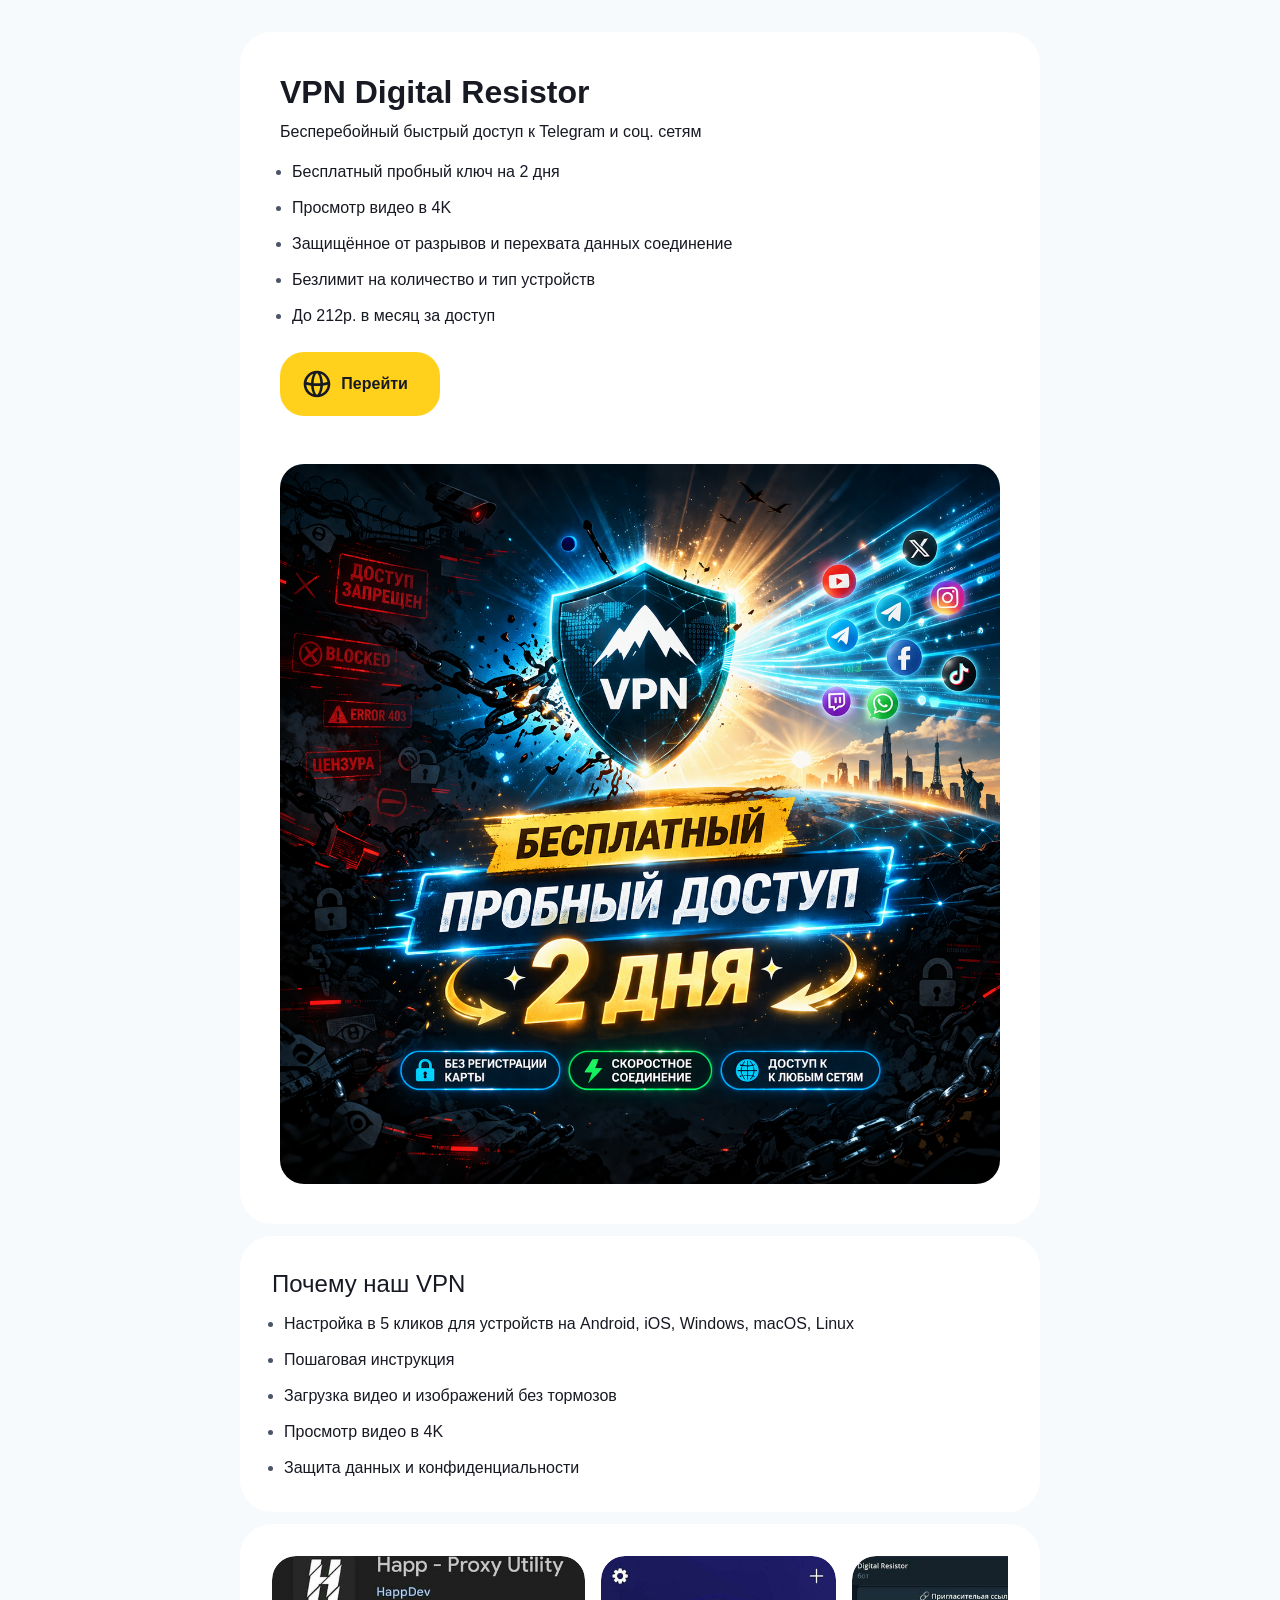
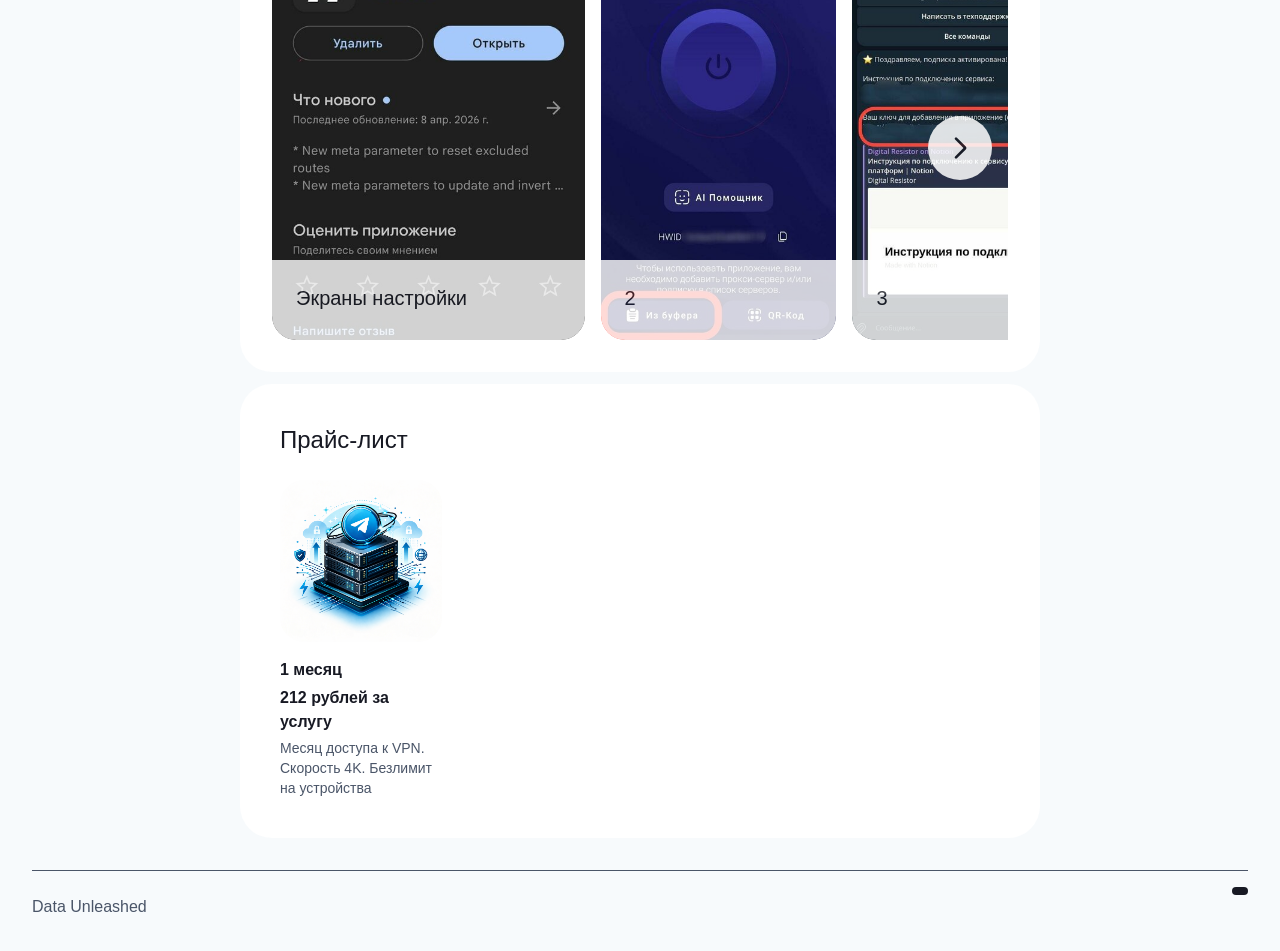
<file: index.html>
<!DOCTYPE html>
<html class="__className_145824" data-mantine-color-scheme="light" lang="ru">
 <head>
  <meta content="text/html; charset=utf-8" http-equiv="content-type"/>
  <meta charset="utf-8"/>
  <meta content="width=device-width,
  initial-scale=1" name="viewport"/>
  <link as="image" href="VPN_files/orig_002.png" rel="preload"/>
  <link as="image" href="VPN_files/orig.png" rel="preload"/>
  <link data-precedence="next" href="VPN_files/366c0e1724d2b45b.css" rel="stylesheet"/>
  <link data-precedence="next" href="VPN_files/de731d7033b99faa.css" rel="stylesheet"/>
  <link data-precedence="next" href="VPN_files/d931ef191c863b39.css" rel="stylesheet"/>
  <link data-precedence="next" href="VPN_files/e6cd20047d8eb369.css" rel="stylesheet"/>
  <link data-precedence="next" href="VPN_files/547b1e7696700c0e.css" rel="stylesheet"/>
  <link data-precedence="next" href="VPN_files/630dd408e8b0e902.css" rel="stylesheet"/>
  <link data-precedence="next" href="VPN_files/3575e3b8274c06ea.css" rel="stylesheet"/>
  <link data-precedence="next" href="VPN_files/346e893a2abdda17.css" rel="stylesheet"/>
  <link data-precedence="next" href="VPN_files/3a5b2b05baa9bd18.css" rel="stylesheet"/>
  <link as="script" fetchpriority="low" href="VPN_files/webpack-45629b3fa820fc8a.js" rel="preload"/>
  <style data-mantine-styles="true">
   :root{--mantine-line-height: 1.4;--mantine-font-family: 'Manrope', 'Manrope
    Fallback';--mantine-font-family-headings: 'Manrope', 'Manrope Fallback';--mantine-radius-default:
      0.25rem;--mantine-primary-color-filled: var(--mantine-color-primary-filled);--mantine-primary-color-filled-hover:
      var(--mantine-color-primary-filled-hover);--mantine-primary-color-light:
      var(--mantine-color-primary-light);--mantine-primary-color-light-hover:
      var(--mantine-color-primary-light-hover);--mantine-primary-color-light-color:
      var(--mantine-color-primary-light-color);--mantine-spacing-xs: 0.25rem;--mantine-spacing-sm: 0.5rem;--mantine-spacing-md:
      0.75rem;--mantine-spacing-lg: 1rem;--mantine-spacing-xl: 1.5rem;--mantine-spacing-xxs: 0.125rem;--mantine-spacing-xxl:
      2rem;--mantine-spacing-p3xs: 0.25rem;--mantine-spacing-pxxs: 0.5rem;--mantine-spacing-pxs: 0.75rem;--mantine-spacing-psm:
      1rem;--mantine-spacing-pmd: 1.25rem;--mantine-spacing-plg: 1.5rem;--mantine-spacing-pxl: 2rem;--mantine-spacing-pxxl:
      2.5rem;--mantine-font-size-xs: 0.875rem;--mantine-font-size-sm: 1rem;--mantine-font-size-md: 1.25rem;--mantine-font-size-lg:
      1.5rem;--mantine-font-size-xl: 2rem;--mantine-font-size-xxs: 0.625rem;--mantine-line-height-xs: 1.429;--mantine-line-height-sm:
      1.5;--mantine-line-height-md: 1.4;--mantine-line-height-lg: 1.333;--mantine-line-height-xl: 1.25;--mantine-line-height-xxs:
      1.25;--mantine-radius-xs: 0.125rem;--mantine-radius-sm: 0.25rem;--mantine-radius-md: 0.5rem;--mantine-radius-lg:
      1rem;--mantine-radius-xl: 1.5rem;--mantine-radius-xxl: 2rem;--mantine-primary-color-0:
      var(--mantine-color-primary-0);--mantine-primary-color-1: var(--mantine-color-primary-1);--mantine-primary-color-2:
      var(--mantine-color-primary-2);--mantine-primary-color-3: var(--mantine-color-primary-3);--mantine-primary-color-4:
      var(--mantine-color-primary-4);--mantine-primary-color-5: var(--mantine-color-primary-5);--mantine-primary-color-6:
      var(--mantine-color-primary-6);--mantine-primary-color-7: var(--mantine-color-primary-7);--mantine-primary-color-8:
      var(--mantine-color-primary-8);--mantine-primary-color-9: var(--mantine-color-primary-9);--mantine-color-gray-0:
#F7FAFC;--mantine-color-gray-1: #EDF2F7;--mantine-color-gray-2: #E2E8F0;--mantine-color-gray-3: #CBD5E0;--mantine-color-gray-4:
#A0AEC0;--mantine-color-gray-5: #718096;--mantine-color-gray-6: #4A5568;--mantine-color-gray-7: #2D3748;--mantine-color-gray-8:
#1A202C;--mantine-color-gray-9: #171923;--mantine-color-blue-0: #EBF8FF;--mantine-color-blue-1: #BEE3F8;--mantine-color-blue-2:
#90CDF4;--mantine-color-blue-3: #63B3ED;--mantine-color-blue-4: #4299E1;--mantine-color-blue-5: #3182CE;--mantine-color-blue-6:
#2B6CB0;--mantine-color-blue-7: #2C5282;--mantine-color-blue-8: #2A4365;--mantine-color-blue-9: #1A365D;--mantine-color-yellow-0:
#fffbe1;--mantine-color-yellow-1: #fff6cb;--mantine-color-yellow-2: #ffeb9a;--mantine-color-yellow-3: #ffe064;--mantine-color-yellow-4:
#ffd738;--mantine-color-yellow-5: #ffd11c;--mantine-color-yellow-6: #ffce09;--mantine-color-yellow-7: #e3b600;--mantine-color-yellow-8:
#caa100;--mantine-color-yellow-9: #ae8b00;--mantine-color-brand-0: #E85032;--mantine-color-brand-1: #E85032;--mantine-color-brand-2:
#E85032;--mantine-color-brand-3: #E85032;--mantine-color-brand-4: #E85032;--mantine-color-brand-5: #E85032;--mantine-color-brand-6:
#E85032;--mantine-color-brand-7: #E85032;--mantine-color-brand-8: #E85032;--mantine-color-brand-9:
#E85032;--mantine-color-service-primaryText-0: #171923;--mantine-color-service-primaryText-1: #171923;--mantine-color-service-primaryText-2:
#171923;--mantine-color-service-primaryText-3: #171923;--mantine-color-service-primaryText-4: #171923;--mantine-color-service-primaryText-5:
#171923;--mantine-color-service-primaryText-6: #171923;--mantine-color-service-primaryText-7: #171923;--mantine-color-service-primaryText-8:
#171923;--mantine-color-service-primaryText-9: #171923;--mantine-color-service-secondaryText-0:
#4A5568;--mantine-color-service-secondaryText-1: #4A5568;--mantine-color-service-secondaryText-2:
#4A5568;--mantine-color-service-secondaryText-3: #4A5568;--mantine-color-service-secondaryText-4:
#4A5568;--mantine-color-service-secondaryText-5: #4A5568;--mantine-color-service-secondaryText-6:
#4A5568;--mantine-color-service-secondaryText-7: #4A5568;--mantine-color-service-secondaryText-8:
#4A5568;--mantine-color-service-secondaryText-9: #4A5568;--mantine-color-service-defaultText-0:
#171923;--mantine-color-service-defaultText-1: #171923;--mantine-color-service-defaultText-2: #171923;--mantine-color-service-defaultText-3:
#171923;--mantine-color-service-defaultText-4: #171923;--mantine-color-service-defaultText-5: #171923;--mantine-color-service-defaultText-6:
#171923;--mantine-color-service-defaultText-7: #171923;--mantine-color-service-defaultText-8: #171923;--mantine-color-service-defaultText-9:
#171923;--mantine-color-service-subText-0: #4A5568;--mantine-color-service-subText-1: #4A5568;--mantine-color-service-subText-2:
#4A5568;--mantine-color-service-subText-3: #4A5568;--mantine-color-service-subText-4: #4A5568;--mantine-color-service-subText-5:
#4A5568;--mantine-color-service-subText-6: #4A5568;--mantine-color-service-subText-7: #4A5568;--mantine-color-service-subText-8:
#4A5568;--mantine-color-service-subText-9: #4A5568;--mantine-color-service-paperBackground-0:
#FFFFFF;--mantine-color-service-paperBackground-1: #FFFFFF;--mantine-color-service-paperBackground-2:
#FFFFFF;--mantine-color-service-paperBackground-3: #FFFFFF;--mantine-color-service-paperBackground-4:
#FFFFFF;--mantine-color-service-paperBackground-5: #FFFFFF;--mantine-color-service-paperBackground-6:
#FFFFFF;--mantine-color-service-paperBackground-7: #FFFFFF;--mantine-color-service-paperBackground-8:
#FFFFFF;--mantine-color-service-paperBackground-9: #FFFFFF;--mantine-color-service-cardBackground-0:
#EDF2F7;--mantine-color-service-cardBackground-1: #EDF2F7;--mantine-color-service-cardBackground-2:
#EDF2F7;--mantine-color-service-cardBackground-3: #EDF2F7;--mantine-color-service-cardBackground-4:
#EDF2F7;--mantine-color-service-cardBackground-5: #EDF2F7;--mantine-color-service-cardBackground-6:
#EDF2F7;--mantine-color-service-cardBackground-7: #EDF2F7;--mantine-color-service-cardBackground-8:
#EDF2F7;--mantine-color-service-cardBackground-9: #EDF2F7;--mantine-color-service-pageBackground-0:
#F7FAFC;--mantine-color-service-pageBackground-1: #F7FAFC;--mantine-color-service-pageBackground-2:
#F7FAFC;--mantine-color-service-pageBackground-3: #F7FAFC;--mantine-color-service-pageBackground-4:
#F7FAFC;--mantine-color-service-pageBackground-5: #F7FAFC;--mantine-color-service-pageBackground-6:
#F7FAFC;--mantine-color-service-pageBackground-7: #F7FAFC;--mantine-color-service-pageBackground-8:
#F7FAFC;--mantine-color-service-pageBackground-9: #F7FAFC;--mantine-h1-font-size: 2rem;--mantine-h1-line-height:
      1.25;--mantine-h1-font-weight: 600;--mantine-h2-font-size: 1.5rem;--mantine-h2-line-height: 1.33;--mantine-h2-font-weight:
      500;--mantine-h3-font-size: 1.25rem;--mantine-h3-font-weight: 500;--mantine-h4-font-size: 1rem;--mantine-h4-line-height:
      1.5;--mantine-h4-font-weight: 600;--mantine-h5-font-size: 0.875rem;--mantine-h5-line-height: 1.43;--mantine-h5-font-weight:
      500;--mantine-h6-font-size: 0.75rem;--mantine-h6-line-height: 1.33;}:root[data-mantine-color-scheme="dark"]{--mantine-color-anchor:
        var(--mantine-color-primary-4);--mantine-color-dark-filled: var(--mantine-color-dark-6);--mantine-color-dark-filled-hover:
          var(--mantine-color-dark-7);--mantine-color-dark-light: rgba(66, 66, 66, 0.15);--mantine-color-dark-light-hover: rgba(66, 66, 66,
              0.2);--mantine-color-dark-light-color: var(--mantine-color-dark-1);--mantine-color-dark-outline:
          var(--mantine-color-dark-2);--mantine-color-dark-outline-hover: rgba(130, 130, 130, 0.05);--mantine-color-gray-filled:
          var(--mantine-color-gray-6);--mantine-color-gray-filled-hover: var(--mantine-color-gray-7);--mantine-color-gray-light: rgba(160,
              174, 192, 0.15);--mantine-color-gray-light-hover: rgba(160, 174, 192, 0.2);--mantine-color-gray-light-color:
          var(--mantine-color-gray-1);--mantine-color-gray-outline: var(--mantine-color-gray-2);--mantine-color-gray-outline-hover:
          rgba(226, 232, 240, 0.05);--mantine-color-red-filled: var(--mantine-color-red-6);--mantine-color-red-filled-hover:
          var(--mantine-color-red-7);--mantine-color-red-light: rgba(255, 135, 135, 0.15);--mantine-color-red-light-hover: rgba(255, 135,
              135, 0.2);--mantine-color-red-light-color: var(--mantine-color-red-1);--mantine-color-red-outline:
          var(--mantine-color-red-2);--mantine-color-red-outline-hover: rgba(255, 201, 201, 0.05);--mantine-color-pink-filled:
          var(--mantine-color-pink-6);--mantine-color-pink-filled-hover: var(--mantine-color-pink-7);--mantine-color-pink-light: rgba(247,
              131, 172, 0.15);--mantine-color-pink-light-hover: rgba(247, 131, 172, 0.2);--mantine-color-pink-light-color:
          var(--mantine-color-pink-1);--mantine-color-pink-outline: var(--mantine-color-pink-2);--mantine-color-pink-outline-hover:
          rgba(252, 194, 215, 0.05);--mantine-color-grape-filled: var(--mantine-color-grape-6);--mantine-color-grape-filled-hover:
          var(--mantine-color-grape-7);--mantine-color-grape-light: rgba(218, 119, 242, 0.15);--mantine-color-grape-light-hover: rgba(218,
              119, 242, 0.2);--mantine-color-grape-light-color: var(--mantine-color-grape-1);--mantine-color-grape-outline:
          var(--mantine-color-grape-2);--mantine-color-grape-outline-hover: rgba(238, 190, 250, 0.05);--mantine-color-violet-filled:
          var(--mantine-color-violet-6);--mantine-color-violet-filled-hover: var(--mantine-color-violet-7);--mantine-color-violet-light:
          rgba(151, 117, 250, 0.15);--mantine-color-violet-light-hover: rgba(151, 117, 250, 0.2);--mantine-color-violet-light-color:
          var(--mantine-color-violet-1);--mantine-color-violet-outline: var(--mantine-color-violet-2);--mantine-color-violet-outline-hover:
          rgba(208, 191, 255, 0.05);--mantine-color-indigo-filled: var(--mantine-color-indigo-6);--mantine-color-indigo-filled-hover:
          var(--mantine-color-indigo-7);--mantine-color-indigo-light: rgba(116, 143, 252, 0.15);--mantine-color-indigo-light-hover:
          rgba(116, 143, 252, 0.2);--mantine-color-indigo-light-color: var(--mantine-color-indigo-1);--mantine-color-indigo-outline:
          var(--mantine-color-indigo-2);--mantine-color-indigo-outline-hover: rgba(186, 200, 255, 0.05);--mantine-color-blue-filled:
          var(--mantine-color-blue-6);--mantine-color-blue-filled-hover: var(--mantine-color-blue-7);--mantine-color-blue-light: rgba(66,
              153, 225, 0.15);--mantine-color-blue-light-hover: rgba(66, 153, 225, 0.2);--mantine-color-blue-light-color:
          var(--mantine-color-blue-1);--mantine-color-blue-outline: var(--mantine-color-blue-2);--mantine-color-blue-outline-hover:
          rgba(144, 205, 244, 0.05);--mantine-color-cyan-filled: var(--mantine-color-cyan-6);--mantine-color-cyan-filled-hover:
          var(--mantine-color-cyan-7);--mantine-color-cyan-light: rgba(59, 201, 219, 0.15);--mantine-color-cyan-light-hover: rgba(59, 201,
              219, 0.2);--mantine-color-cyan-light-color: var(--mantine-color-cyan-1);--mantine-color-cyan-outline:
          var(--mantine-color-cyan-2);--mantine-color-cyan-outline-hover: rgba(153, 233, 242, 0.05);--mantine-color-teal-filled:
          var(--mantine-color-teal-6);--mantine-color-teal-filled-hover: var(--mantine-color-teal-7);--mantine-color-teal-light: rgba(56,
              217, 169, 0.15);--mantine-color-teal-light-hover: rgba(56, 217, 169, 0.2);--mantine-color-teal-light-color:
          var(--mantine-color-teal-1);--mantine-color-teal-outline: var(--mantine-color-teal-2);--mantine-color-teal-outline-hover:
          rgba(150, 242, 215, 0.05);--mantine-color-green-filled: var(--mantine-color-green-6);--mantine-color-green-filled-hover:
          var(--mantine-color-green-7);--mantine-color-green-light: rgba(105, 219, 124, 0.15);--mantine-color-green-light-hover: rgba(105,
              219, 124, 0.2);--mantine-color-green-light-color: var(--mantine-color-green-1);--mantine-color-green-outline:
          var(--mantine-color-green-2);--mantine-color-green-outline-hover: rgba(178, 242, 187, 0.05);--mantine-color-lime-filled:
          var(--mantine-color-lime-6);--mantine-color-lime-filled-hover: var(--mantine-color-lime-7);--mantine-color-lime-light: rgba(169,
              227, 75, 0.15);--mantine-color-lime-light-hover: rgba(169, 227, 75, 0.2);--mantine-color-lime-light-color:
          var(--mantine-color-lime-1);--mantine-color-lime-outline: var(--mantine-color-lime-2);--mantine-color-lime-outline-hover:
          rgba(216, 245, 162, 0.05);--mantine-color-yellow-filled: var(--mantine-color-yellow-6);--mantine-color-yellow-filled-hover:
          var(--mantine-color-yellow-7);--mantine-color-yellow-light: rgba(255, 215, 56, 0.15);--mantine-color-yellow-light-hover: rgba(255,
              215, 56, 0.2);--mantine-color-yellow-light-color: var(--mantine-color-yellow-1);--mantine-color-yellow-outline:
          var(--mantine-color-yellow-2);--mantine-color-yellow-outline-hover: rgba(255, 235, 154, 0.05);--mantine-color-orange-filled:
          var(--mantine-color-orange-6);--mantine-color-orange-filled-hover: var(--mantine-color-orange-7);--mantine-color-orange-light:
          rgba(255, 169, 77, 0.15);--mantine-color-orange-light-hover: rgba(255, 169, 77, 0.2);--mantine-color-orange-light-color:
          var(--mantine-color-orange-1);--mantine-color-orange-outline: var(--mantine-color-orange-2);--mantine-color-orange-outline-hover:
          rgba(255, 216, 168, 0.05);--mantine-color-brand-text: var(--mantine-color-brand-4);--mantine-color-brand-filled:
          var(--mantine-color-brand-6);--mantine-color-brand-filled-hover: var(--mantine-color-brand-7);--mantine-color-brand-light:
          rgba(232, 80, 50, 0.15);--mantine-color-brand-light-hover: rgba(232, 80, 50, 0.2);--mantine-color-brand-light-color:
          var(--mantine-color-brand-1);--mantine-color-brand-outline: var(--mantine-color-brand-2);--mantine-color-brand-outline-hover:
          rgba(232, 80, 50, 0.05);--mantine-color-service-primaryText-text:
          var(--mantine-color-service-primaryText-4);--mantine-color-service-primaryText-filled:
          var(--mantine-color-service-primaryText-6);--mantine-color-service-primaryText-filled-hover:
          var(--mantine-color-service-primaryText-7);--mantine-color-service-primaryText-light: rgba(23, 25, 35,
              0.15);--mantine-color-service-primaryText-light-hover: rgba(23, 25, 35, 0.2);--mantine-color-service-primaryText-light-color:
          var(--mantine-color-service-primaryText-1);--mantine-color-service-primaryText-outline:
          var(--mantine-color-service-primaryText-2);--mantine-color-service-primaryText-outline-hover: rgba(23, 25, 35,
              0.05);--mantine-color-service-secondaryText-text:
          var(--mantine-color-service-secondaryText-4);--mantine-color-service-secondaryText-filled:
          var(--mantine-color-service-secondaryText-6);--mantine-color-service-secondaryText-filled-hover:
          var(--mantine-color-service-secondaryText-7);--mantine-color-service-secondaryText-light: rgba(74, 85, 104,
              0.15);--mantine-color-service-secondaryText-light-hover: rgba(74, 85, 104,
                0.2);--mantine-color-service-secondaryText-light-color:
                var(--mantine-color-service-secondaryText-1);--mantine-color-service-secondaryText-outline:
                var(--mantine-color-service-secondaryText-2);--mantine-color-service-secondaryText-outline-hover: rgba(74, 85, 104,
                    0.05);--mantine-color-service-defaultText-text:
                var(--mantine-color-service-defaultText-4);--mantine-color-service-defaultText-filled:
                var(--mantine-color-service-defaultText-6);--mantine-color-service-defaultText-filled-hover:
                var(--mantine-color-service-defaultText-7);--mantine-color-service-defaultText-light: rgba(23, 25, 35,
                    0.15);--mantine-color-service-defaultText-light-hover: rgba(23, 25, 35,
                      0.2);--mantine-color-service-defaultText-light-color:
                      var(--mantine-color-service-defaultText-1);--mantine-color-service-defaultText-outline:
                      var(--mantine-color-service-defaultText-2);--mantine-color-service-defaultText-outline-hover: rgba(23, 25, 35,
                          0.05);--mantine-color-service-subText-text:
                      var(--mantine-color-service-subText-4);--mantine-color-service-subText-filled:
                      var(--mantine-color-service-subText-6);--mantine-color-service-subText-filled-hover:
                      var(--mantine-color-service-subText-7);--mantine-color-service-subText-light: rgba(74, 85, 104,
                          0.15);--mantine-color-service-subText-light-hover: rgba(74, 85, 104,
                            0.2);--mantine-color-service-subText-light-color:
                            var(--mantine-color-service-subText-1);--mantine-color-service-subText-outline:
                            var(--mantine-color-service-subText-2);--mantine-color-service-subText-outline-hover: rgba(74, 85, 104,
                                0.05);--mantine-color-service-paperBackground-text:
                            var(--mantine-color-service-paperBackground-4);--mantine-color-service-paperBackground-filled:
                            var(--mantine-color-service-paperBackground-6);--mantine-color-service-paperBackground-filled-hover:
                            var(--mantine-color-service-paperBackground-7);--mantine-color-service-paperBackground-light: rgba(255, 255,
                                255, 0.15);--mantine-color-service-paperBackground-light-hover: rgba(255, 255, 255,
                                  0.2);--mantine-color-service-paperBackground-light-color:
                                  var(--mantine-color-service-paperBackground-1);--mantine-color-service-paperBackground-outline:
                                  var(--mantine-color-service-paperBackground-2);--mantine-color-service-paperBackground-outline-hover:
                                  rgba(255, 255, 255, 0.05);--mantine-color-service-cardBackground-text:
                                  var(--mantine-color-service-cardBackground-4);--mantine-color-service-cardBackground-filled:
                                  var(--mantine-color-service-cardBackground-6);--mantine-color-service-cardBackground-filled-hover:
                                  var(--mantine-color-service-cardBackground-7);--mantine-color-service-cardBackground-light: rgba(237, 242,
                                      247, 0.15);--mantine-color-service-cardBackground-light-hover: rgba(237, 242, 247,
                                        0.2);--mantine-color-service-cardBackground-light-color:
                                        var(--mantine-color-service-cardBackground-1);--mantine-color-service-cardBackground-outline:
                                        var(--mantine-color-service-cardBackground-2);--mantine-color-service-cardBackground-outline-hover:
                                        rgba(237, 242, 247, 0.05);--mantine-color-service-pageBackground-text:
                                        var(--mantine-color-service-pageBackground-4);--mantine-color-service-pageBackground-filled:
                                        var(--mantine-color-service-pageBackground-6);--mantine-color-service-pageBackground-filled-hover:
                                        var(--mantine-color-service-pageBackground-7);--mantine-color-service-pageBackground-light:
                                        rgba(247, 250, 252, 0.15);--mantine-color-service-pageBackground-light-hover: rgba(247, 250, 252,
                                            0.2);--mantine-color-service-pageBackground-light-color:
                                        var(--mantine-color-service-pageBackground-1);--mantine-color-service-pageBackground-outline:
                                        var(--mantine-color-service-pageBackground-2);--mantine-color-service-pageBackground-outline-hover:
                                        rgba(247, 250, 252, 0.05);--mantine-color-primary-0: #fffbe1;--mantine-color-primary-1:
#fff6cb;--mantine-color-primary-2: #ffeb9a;--mantine-color-primary-3: #ffe064;--mantine-color-primary-4: #ffd738;--mantine-color-primary-5:
#ffd11c;--mantine-color-primary-6: #ffce09;--mantine-color-primary-7: #e3b600;--mantine-color-primary-8: #caa100;--mantine-color-primary-9:
#ae8b00;--mantine-color-primary-text: var(--mantine-color-primary-4);--mantine-color-primary-filled:
                                        var(--mantine-color-primary-6);--mantine-color-primary-filled-hover:
                                        var(--mantine-color-primary-7);--mantine-color-primary-light: rgba(255, 215, 56,
                                            0.15);--mantine-color-primary-light-hover: rgba(255, 215, 56,
                                              0.2);--mantine-color-primary-light-color:
                                              var(--mantine-color-primary-1);--mantine-color-primary-outline:
                                              var(--mantine-color-primary-2);--mantine-color-primary-outline-hover: rgba(255, 235, 154,
                                                  0.05);--mantine-color-secondary-0: #F7FAFC;--mantine-color-secondary-1:
#EDF2F7;--mantine-color-secondary-2: #E2E8F0;--mantine-color-secondary-3: #CBD5E0;--mantine-color-secondary-4:
#A0AEC0;--mantine-color-secondary-5: #718096;--mantine-color-secondary-6: #4A5568;--mantine-color-secondary-7:
#2D3748;--mantine-color-secondary-8: #1A202C;--mantine-color-secondary-9: #171923;--mantine-color-secondary-text:
                                              var(--mantine-color-secondary-4);--mantine-color-secondary-filled:
                                              var(--mantine-color-secondary-6);--mantine-color-secondary-filled-hover:
                                              var(--mantine-color-secondary-7);--mantine-color-secondary-light: rgba(160, 174, 192,
                                                  0.15);--mantine-color-secondary-light-hover: rgba(160, 174, 192,
                                                    0.2);--mantine-color-secondary-light-color:
                                                    var(--mantine-color-secondary-1);--mantine-color-secondary-outline:
                                                    var(--mantine-color-secondary-2);--mantine-color-secondary-outline-hover: rgba(226, 232,
                                                        240, 0.05);--mantine-color-field-0: #F7FAFC;--mantine-color-field-1:
#EDF2F7;--mantine-color-field-2: #E2E8F0;--mantine-color-field-3: #CBD5E0;--mantine-color-field-4: #A0AEC0;--mantine-color-field-5:
#718096;--mantine-color-field-6: #4A5568;--mantine-color-field-7: #2D3748;--mantine-color-field-8: #1A202C;--mantine-color-field-9:
#171923;--mantine-color-field-text: var(--mantine-color-field-4);--mantine-color-field-filled:
                                                    var(--mantine-color-field-6);--mantine-color-field-filled-hover:
                                                    var(--mantine-color-field-7);--mantine-color-field-light: rgba(160, 174, 192,
                                                        0.15);--mantine-color-field-light-hover: rgba(160, 174, 192,
                                                          0.2);--mantine-color-field-light-color:
                                                          var(--mantine-color-field-1);--mantine-color-field-outline:
                                                          var(--mantine-color-field-2);--mantine-color-field-outline-hover: rgba(226, 232,
                                                              240, 0.05);--mantine-color-primaryText-0:
#171923;--mantine-color-primaryText-1: #171923;--mantine-color-primaryText-2: #171923;--mantine-color-primaryText-3:
#171923;--mantine-color-primaryText-4: #171923;--mantine-color-primaryText-5: #171923;--mantine-color-primaryText-6:
#171923;--mantine-color-primaryText-7: #171923;--mantine-color-primaryText-8: #171923;--mantine-color-primaryText-9:
#171923;--mantine-color-primaryText-text: var(--mantine-color-primaryText-4);--mantine-color-primaryText-filled:
                                                          var(--mantine-color-primaryText-6);--mantine-color-primaryText-filled-hover:
                                                          var(--mantine-color-primaryText-7);--mantine-color-primaryText-light: rgba(23, 25,
                                                              35, 0.15);--mantine-color-primaryText-light-hover: rgba(23, 25, 35,
                                                                0.2);--mantine-color-primaryText-light-color:
                                                                var(--mantine-color-primaryText-1);--mantine-color-primaryText-outline:
                                                                var(--mantine-color-primaryText-2);--mantine-color-primaryText-outline-hover:
                                                                rgba(23, 25, 35, 0.05);--mantine-color-secondaryText-0:
#4A5568;--mantine-color-secondaryText-1: #4A5568;--mantine-color-secondaryText-2: #4A5568;--mantine-color-secondaryText-3:
#4A5568;--mantine-color-secondaryText-4: #4A5568;--mantine-color-secondaryText-5: #4A5568;--mantine-color-secondaryText-6:
#4A5568;--mantine-color-secondaryText-7: #4A5568;--mantine-color-secondaryText-8: #4A5568;--mantine-color-secondaryText-9:
#4A5568;--mantine-color-secondaryText-text: var(--mantine-color-secondaryText-4);--mantine-color-secondaryText-filled:
                                                                var(--mantine-color-secondaryText-6);--mantine-color-secondaryText-filled-hover:
                                                                var(--mantine-color-secondaryText-7);--mantine-color-secondaryText-light:
                                                                rgba(74, 85, 104, 0.15);--mantine-color-secondaryText-light-hover: rgba(74,
                                                                    85, 104, 0.2);--mantine-color-secondaryText-light-color:
                                                                var(--mantine-color-secondaryText-1);--mantine-color-secondaryText-outline:
                                                                var(--mantine-color-secondaryText-2);--mantine-color-secondaryText-outline-hover:
                                                                rgba(74, 85, 104, 0.05);--mantine-color-defaultText-0:
#171923;--mantine-color-defaultText-1: #171923;--mantine-color-defaultText-2: #171923;--mantine-color-defaultText-3:
#171923;--mantine-color-defaultText-4: #171923;--mantine-color-defaultText-5: #171923;--mantine-color-defaultText-6:
#171923;--mantine-color-defaultText-7: #171923;--mantine-color-defaultText-8: #171923;--mantine-color-defaultText-9:
#171923;--mantine-color-defaultText-text: var(--mantine-color-defaultText-4);--mantine-color-defaultText-filled:
                                                                var(--mantine-color-defaultText-6);--mantine-color-defaultText-filled-hover:
                                                                var(--mantine-color-defaultText-7);--mantine-color-defaultText-light:
                                                                rgba(23, 25, 35, 0.15);--mantine-color-defaultText-light-hover: rgba(23, 25,
                                                                    35, 0.2);--mantine-color-defaultText-light-color:
                                                                var(--mantine-color-defaultText-1);--mantine-color-defaultText-outline:
                                                                var(--mantine-color-defaultText-2);--mantine-color-defaultText-outline-hover:
                                                                rgba(23, 25, 35, 0.05);--mantine-color-subText-0:
#4A5568;--mantine-color-subText-1: #4A5568;--mantine-color-subText-2: #4A5568;--mantine-color-subText-3: #4A5568;--mantine-color-subText-4:
#4A5568;--mantine-color-subText-5: #4A5568;--mantine-color-subText-6: #4A5568;--mantine-color-subText-7: #4A5568;--mantine-color-subText-8:
#4A5568;--mantine-color-subText-9: #4A5568;--mantine-color-subText-text: var(--mantine-color-subText-4);--mantine-color-subText-filled:
                                                                var(--mantine-color-subText-6);--mantine-color-subText-filled-hover:
                                                                var(--mantine-color-subText-7);--mantine-color-subText-light: rgba(74, 85,
                                                                    104, 0.15);--mantine-color-subText-light-hover: rgba(74, 85, 104,
                                                                      0.2);--mantine-color-subText-light-color:
                                                                      var(--mantine-color-subText-1);--mantine-color-subText-outline:
                                                                      var(--mantine-color-subText-2);--mantine-color-subText-outline-hover:
                                                                      rgba(74, 85, 104, 0.05);--mantine-color-paperBackground-0:
#FFFFFF;--mantine-color-paperBackground-1: #FFFFFF;--mantine-color-paperBackground-2: #FFFFFF;--mantine-color-paperBackground-3:
#FFFFFF;--mantine-color-paperBackground-4: #FFFFFF;--mantine-color-paperBackground-5: #FFFFFF;--mantine-color-paperBackground-6:
#FFFFFF;--mantine-color-paperBackground-7: #FFFFFF;--mantine-color-paperBackground-8: #FFFFFF;--mantine-color-paperBackground-9:
#FFFFFF;--mantine-color-paperBackground-text: var(--mantine-color-paperBackground-4);--mantine-color-paperBackground-filled:
                                                                      var(--mantine-color-paperBackground-6);--mantine-color-paperBackground-filled-hover:
                                                                      var(--mantine-color-paperBackground-7);--mantine-color-paperBackground-light:
                                                                      rgba(255, 255, 255, 0.15);--mantine-color-paperBackground-light-hover:
                                                                      rgba(255, 255, 255, 0.2);--mantine-color-paperBackground-light-color:
                                                                      var(--mantine-color-paperBackground-1);--mantine-color-paperBackground-outline:
                                                                      var(--mantine-color-paperBackground-2);--mantine-color-paperBackground-outline-hover:
                                                                      rgba(255, 255, 255, 0.05);--mantine-color-cardBackground-0:
#EDF2F7;--mantine-color-cardBackground-1: #EDF2F7;--mantine-color-cardBackground-2: #EDF2F7;--mantine-color-cardBackground-3:
#EDF2F7;--mantine-color-cardBackground-4: #EDF2F7;--mantine-color-cardBackground-5: #EDF2F7;--mantine-color-cardBackground-6:
#EDF2F7;--mantine-color-cardBackground-7: #EDF2F7;--mantine-color-cardBackground-8: #EDF2F7;--mantine-color-cardBackground-9:
#EDF2F7;--mantine-color-cardBackground-text: var(--mantine-color-cardBackground-4);--mantine-color-cardBackground-filled:
                                                                      var(--mantine-color-cardBackground-6);--mantine-color-cardBackground-filled-hover:
                                                                      var(--mantine-color-cardBackground-7);--mantine-color-cardBackground-light:
                                                                      rgba(237, 242, 247, 0.15);--mantine-color-cardBackground-light-hover:
                                                                      rgba(237, 242, 247, 0.2);--mantine-color-cardBackground-light-color:
                                                                      var(--mantine-color-cardBackground-1);--mantine-color-cardBackground-outline:
                                                                      var(--mantine-color-cardBackground-2);--mantine-color-cardBackground-outline-hover:
                                                                      rgba(237, 242, 247, 0.05);--mantine-color-pageBackground-0:
#F7FAFC;--mantine-color-pageBackground-1: #F7FAFC;--mantine-color-pageBackground-2: #F7FAFC;--mantine-color-pageBackground-3:
#F7FAFC;--mantine-color-pageBackground-4: #F7FAFC;--mantine-color-pageBackground-5: #F7FAFC;--mantine-color-pageBackground-6:
#F7FAFC;--mantine-color-pageBackground-7: #F7FAFC;--mantine-color-pageBackground-8: #F7FAFC;--mantine-color-pageBackground-9:
#F7FAFC;--mantine-color-pageBackground-text: var(--mantine-color-pageBackground-4);--mantine-color-pageBackground-filled:
                                                                      var(--mantine-color-pageBackground-6);--mantine-color-pageBackground-filled-hover:
                                                                      var(--mantine-color-pageBackground-7);--mantine-color-pageBackground-light:
                                                                      rgba(247, 250, 252, 0.15);--mantine-color-pageBackground-light-hover:
                                                                      rgba(247, 250, 252, 0.2);--mantine-color-pageBackground-light-color:
                                                                      var(--mantine-color-pageBackground-1);--mantine-color-pageBackground-outline:
                                                                      var(--mantine-color-pageBackground-2);--mantine-color-pageBackground-outline-hover:
                                                                      rgba(247, 250, 252,
                                                                          0.05);}:root[data-mantine-color-scheme="light"]{--mantine-color-anchor:
                                                                        var(--mantine-color-primary-6);--mantine-color-gray-light: rgba(74,
                                                                            85, 104, 0.1);--mantine-color-gray-light-hover: rgba(74, 85,
                                                                              104, 0.12);--mantine-color-gray-outline-hover: rgba(74, 85,
                                                                                104, 0.05);--mantine-color-blue-light: rgba(43, 108, 176,
                                                                                  0.1);--mantine-color-blue-light-hover: rgba(43, 108, 176,
                                                                                    0.12);--mantine-color-blue-outline-hover: rgba(43, 108,
                                                                                      176, 0.05);--mantine-color-yellow-light: rgba(255,
                                                                                        206, 9, 0.1);--mantine-color-yellow-light-hover:
                                                                                        rgba(255, 206, 9,
                                                                                            0.12);--mantine-color-yellow-outline-hover:
                                                                                        rgba(255, 206, 9, 0.05);--mantine-color-brand-text:
                                                                                        var(--mantine-color-brand-filled);--mantine-color-brand-filled:
                                                                                        var(--mantine-color-brand-6);--mantine-color-brand-filled-hover:
                                                                                        var(--mantine-color-brand-7);--mantine-color-brand-light:
                                                                                        rgba(232, 80, 50,
                                                                                            0.1);--mantine-color-brand-light-hover:
                                                                                        rgba(232, 80, 50,
                                                                                            0.12);--mantine-color-brand-light-color:
                                                                                        var(--mantine-color-brand-6);--mantine-color-brand-outline:
                                                                                        var(--mantine-color-brand-6);--mantine-color-brand-outline-hover:
                                                                                        rgba(232, 80, 50,
                                                                                            0.05);--mantine-color-service-primaryText-text:
                                                                                        var(--mantine-color-service-primaryText-filled);--mantine-color-service-primaryText-filled:
                                                                                        var(--mantine-color-service-primaryText-6);--mantine-color-service-primaryText-filled-hover:
                                                                                        var(--mantine-color-service-primaryText-7);--mantine-color-service-primaryText-light:
                                                                                        rgba(23, 25, 35,
                                                                                            0.1);--mantine-color-service-primaryText-light-hover:
                                                                                        rgba(23, 25, 35,
                                                                                            0.12);--mantine-color-service-primaryText-light-color:
                                                                                        var(--mantine-color-service-primaryText-6);--mantine-color-service-primaryText-outline:
                                                                                        var(--mantine-color-service-primaryText-6);--mantine-color-service-primaryText-outline-hover:
                                                                                        rgba(23, 25, 35,
                                                                                            0.05);--mantine-color-service-secondaryText-text:
                                                                                        var(--mantine-color-service-secondaryText-filled);--mantine-color-service-secondaryText-filled:
                                                                                        var(--mantine-color-service-secondaryText-6);--mantine-color-service-secondaryText-filled-hover:
                                                                                        var(--mantine-color-service-secondaryText-7);--mantine-color-service-secondaryText-light:
                                                                                        rgba(74, 85, 104,
                                                                                            0.1);--mantine-color-service-secondaryText-light-hover:
                                                                                        rgba(74, 85, 104,
                                                                                            0.12);--mantine-color-service-secondaryText-light-color:
                                                                                        var(--mantine-color-service-secondaryText-6);--mantine-color-service-secondaryText-outline:
                                                                                        var(--mantine-color-service-secondaryText-6);--mantine-color-service-secondaryText-outline-hover:
                                                                                        rgba(74, 85, 104,
                                                                                            0.05);--mantine-color-service-defaultText-text:
                                                                                        var(--mantine-color-service-defaultText-filled);--mantine-color-service-defaultText-filled:
                                                                                        var(--mantine-color-service-defaultText-6);--mantine-color-service-defaultText-filled-hover:
                                                                                        var(--mantine-color-service-defaultText-7);--mantine-color-service-defaultText-light:
                                                                                        rgba(23, 25, 35,
                                                                                            0.1);--mantine-color-service-defaultText-light-hover:
                                                                                        rgba(23, 25, 35,
                                                                                            0.12);--mantine-color-service-defaultText-light-color:
                                                                                        var(--mantine-color-service-defaultText-6);--mantine-color-service-defaultText-outline:
                                                                                        var(--mantine-color-service-defaultText-6);--mantine-color-service-defaultText-outline-hover:
                                                                                        rgba(23, 25, 35,
                                                                                            0.05);--mantine-color-service-subText-text:
                                                                                        var(--mantine-color-service-subText-filled);--mantine-color-service-subText-filled:
                                                                                        var(--mantine-color-service-subText-6);--mantine-color-service-subText-filled-hover:
                                                                                        var(--mantine-color-service-subText-7);--mantine-color-service-subText-light:
                                                                                        rgba(74, 85, 104,
                                                                                            0.1);--mantine-color-service-subText-light-hover:
                                                                                        rgba(74, 85, 104,
                                                                                            0.12);--mantine-color-service-subText-light-color:
                                                                                        var(--mantine-color-service-subText-6);--mantine-color-service-subText-outline:
                                                                                        var(--mantine-color-service-subText-6);--mantine-color-service-subText-outline-hover:
                                                                                        rgba(74, 85, 104,
                                                                                            0.05);--mantine-color-service-paperBackground-text:
                                                                                        var(--mantine-color-service-paperBackground-filled);--mantine-color-service-paperBackground-filled:
                                                                                        var(--mantine-color-service-paperBackground-6);--mantine-color-service-paperBackground-filled-hover:
                                                                                        var(--mantine-color-service-paperBackground-7);--mantine-color-service-paperBackground-light:
                                                                                        rgba(255, 255, 255,
                                                                                            0.1);--mantine-color-service-paperBackground-light-hover:
                                                                                        rgba(255, 255, 255,
                                                                                            0.12);--mantine-color-service-paperBackground-light-color:
                                                                                        var(--mantine-color-service-paperBackground-6);--mantine-color-service-paperBackground-outline:
                                                                                        var(--mantine-color-service-paperBackground-6);--mantine-color-service-paperBackground-outline-hover:
                                                                                        rgba(255, 255, 255,
                                                                                            0.05);--mantine-color-service-cardBackground-text:
                                                                                        var(--mantine-color-service-cardBackground-filled);--mantine-color-service-cardBackground-filled:
                                                                                        var(--mantine-color-service-cardBackground-6);--mantine-color-service-cardBackground-filled-hover:
                                                                                        var(--mantine-color-service-cardBackground-7);--mantine-color-service-cardBackground-light:
                                                                                        rgba(237, 242, 247,
                                                                                            0.1);--mantine-color-service-cardBackground-light-hover:
                                                                                        rgba(237, 242, 247,
                                                                                            0.12);--mantine-color-service-cardBackground-light-color:
                                                                                        var(--mantine-color-service-cardBackground-6);--mantine-color-service-cardBackground-outline:
                                                                                        var(--mantine-color-service-cardBackground-6);--mantine-color-service-cardBackground-outline-hover:
                                                                                        rgba(237, 242, 247,
                                                                                            0.05);--mantine-color-service-pageBackground-text:
                                                                                        var(--mantine-color-service-pageBackground-filled);--mantine-color-service-pageBackground-filled:
                                                                                        var(--mantine-color-service-pageBackground-6);--mantine-color-service-pageBackground-filled-hover:
                                                                                        var(--mantine-color-service-pageBackground-7);--mantine-color-service-pageBackground-light:
                                                                                        rgba(247, 250, 252,
                                                                                            0.1);--mantine-color-service-pageBackground-light-hover:
                                                                                        rgba(247, 250, 252,
                                                                                            0.12);--mantine-color-service-pageBackground-light-color:
                                                                                        var(--mantine-color-service-pageBackground-6);--mantine-color-service-pageBackground-outline:
                                                                                        var(--mantine-color-service-pageBackground-6);--mantine-color-service-pageBackground-outline-hover:
                                                                                        rgba(247, 250, 252, 0.05);--mantine-color-primary-0:
#fffbe1;--mantine-color-primary-1: #fff6cb;--mantine-color-primary-2: #ffeb9a;--mantine-color-primary-3: #ffe064;--mantine-color-primary-4:
#ffd738;--mantine-color-primary-5: #ffd11c;--mantine-color-primary-6: #ffce09;--mantine-color-primary-7: #e3b600;--mantine-color-primary-8:
#caa100;--mantine-color-primary-9: #ae8b00;--mantine-color-primary-text: var(--mantine-color-primary-filled);--mantine-color-primary-filled:
                                                                                        var(--mantine-color-primary-6);--mantine-color-primary-filled-hover:
                                                                                        var(--mantine-color-primary-7);--mantine-color-primary-light:
                                                                                        rgba(255, 206, 9,
                                                                                            0.1);--mantine-color-primary-light-hover:
                                                                                        rgba(255, 206, 9,
                                                                                            0.12);--mantine-color-primary-light-color:
                                                                                        var(--mantine-color-primary-6);--mantine-color-primary-outline:
                                                                                        var(--mantine-color-primary-6);--mantine-color-primary-outline-hover:
                                                                                        rgba(255, 206, 9, 0.05);--mantine-color-secondary-0:
#F7FAFC;--mantine-color-secondary-1: #EDF2F7;--mantine-color-secondary-2: #E2E8F0;--mantine-color-secondary-3:
#CBD5E0;--mantine-color-secondary-4: #A0AEC0;--mantine-color-secondary-5: #718096;--mantine-color-secondary-6:
#4A5568;--mantine-color-secondary-7: #2D3748;--mantine-color-secondary-8: #1A202C;--mantine-color-secondary-9:
#171923;--mantine-color-secondary-text: var(--mantine-color-secondary-filled);--mantine-color-secondary-filled:
                                                                                        var(--mantine-color-secondary-6);--mantine-color-secondary-filled-hover:
                                                                                        var(--mantine-color-secondary-7);--mantine-color-secondary-light:
                                                                                        rgba(74, 85, 104,
                                                                                            0.1);--mantine-color-secondary-light-hover:
                                                                                        rgba(74, 85, 104,
                                                                                            0.12);--mantine-color-secondary-light-color:
                                                                                        var(--mantine-color-secondary-6);--mantine-color-secondary-outline:
                                                                                        var(--mantine-color-secondary-6);--mantine-color-secondary-outline-hover:
                                                                                        rgba(74, 85, 104, 0.05);--mantine-color-field-0:
#F7FAFC;--mantine-color-field-1: #EDF2F7;--mantine-color-field-2: #E2E8F0;--mantine-color-field-3: #CBD5E0;--mantine-color-field-4:
#A0AEC0;--mantine-color-field-5: #718096;--mantine-color-field-6: #4A5568;--mantine-color-field-7: #2D3748;--mantine-color-field-8:
#1A202C;--mantine-color-field-9: #171923;--mantine-color-field-text: var(--mantine-color-field-filled);--mantine-color-field-filled:
                                                                                        var(--mantine-color-field-6);--mantine-color-field-filled-hover:
                                                                                        var(--mantine-color-field-7);--mantine-color-field-light:
                                                                                        rgba(74, 85, 104,
                                                                                            0.1);--mantine-color-field-light-hover: rgba(74,
                                                                                              85, 104,
                                                                                              0.12);--mantine-color-field-light-color:
                                                                                              var(--mantine-color-field-6);--mantine-color-field-outline:
                                                                                              var(--mantine-color-field-6);--mantine-color-field-outline-hover:
                                                                                              rgba(74, 85, 104,
                                                                                                  0.05);--mantine-color-primaryText-0:
#171923;--mantine-color-primaryText-1: #171923;--mantine-color-primaryText-2: #171923;--mantine-color-primaryText-3:
#171923;--mantine-color-primaryText-4: #171923;--mantine-color-primaryText-5: #171923;--mantine-color-primaryText-6:
#171923;--mantine-color-primaryText-7: #171923;--mantine-color-primaryText-8: #171923;--mantine-color-primaryText-9:
#171923;--mantine-color-primaryText-text: var(--mantine-color-primaryText-filled);--mantine-color-primaryText-filled:
                                                                                              var(--mantine-color-primaryText-6);--mantine-color-primaryText-filled-hover:
                                                                                              var(--mantine-color-primaryText-7);--mantine-color-primaryText-light:
                                                                                              rgba(23, 25, 35,
                                                                                                  0.1);--mantine-color-primaryText-light-hover:
                                                                                              rgba(23, 25, 35,
                                                                                                  0.12);--mantine-color-primaryText-light-color:
                                                                                              var(--mantine-color-primaryText-6);--mantine-color-primaryText-outline:
                                                                                              var(--mantine-color-primaryText-6);--mantine-color-primaryText-outline-hover:
                                                                                              rgba(23, 25, 35,
                                                                                                  0.05);--mantine-color-secondaryText-0:
#4A5568;--mantine-color-secondaryText-1: #4A5568;--mantine-color-secondaryText-2: #4A5568;--mantine-color-secondaryText-3:
#4A5568;--mantine-color-secondaryText-4: #4A5568;--mantine-color-secondaryText-5: #4A5568;--mantine-color-secondaryText-6:
#4A5568;--mantine-color-secondaryText-7: #4A5568;--mantine-color-secondaryText-8: #4A5568;--mantine-color-secondaryText-9:
#4A5568;--mantine-color-secondaryText-text: var(--mantine-color-secondaryText-filled);--mantine-color-secondaryText-filled:
                                                                                              var(--mantine-color-secondaryText-6);--mantine-color-secondaryText-filled-hover:
                                                                                              var(--mantine-color-secondaryText-7);--mantine-color-secondaryText-light:
                                                                                              rgba(74, 85, 104,
                                                                                                  0.1);--mantine-color-secondaryText-light-hover:
                                                                                              rgba(74, 85, 104,
                                                                                                  0.12);--mantine-color-secondaryText-light-color:
                                                                                              var(--mantine-color-secondaryText-6);--mantine-color-secondaryText-outline:
                                                                                              var(--mantine-color-secondaryText-6);--mantine-color-secondaryText-outline-hover:
                                                                                              rgba(74, 85, 104,
                                                                                                  0.05);--mantine-color-defaultText-0:
#171923;--mantine-color-defaultText-1: #171923;--mantine-color-defaultText-2: #171923;--mantine-color-defaultText-3:
#171923;--mantine-color-defaultText-4: #171923;--mantine-color-defaultText-5: #171923;--mantine-color-defaultText-6:
#171923;--mantine-color-defaultText-7: #171923;--mantine-color-defaultText-8: #171923;--mantine-color-defaultText-9:
#171923;--mantine-color-defaultText-text: var(--mantine-color-defaultText-filled);--mantine-color-defaultText-filled:
                                                                                              var(--mantine-color-defaultText-6);--mantine-color-defaultText-filled-hover:
                                                                                              var(--mantine-color-defaultText-7);--mantine-color-defaultText-light:
                                                                                              rgba(23, 25, 35,
                                                                                                  0.1);--mantine-color-defaultText-light-hover:
                                                                                              rgba(23, 25, 35,
                                                                                                  0.12);--mantine-color-defaultText-light-color:
                                                                                              var(--mantine-color-defaultText-6);--mantine-color-defaultText-outline:
                                                                                              var(--mantine-color-defaultText-6);--mantine-color-defaultText-outline-hover:
                                                                                              rgba(23, 25, 35,
                                                                                                  0.05);--mantine-color-subText-0:
#4A5568;--mantine-color-subText-1: #4A5568;--mantine-color-subText-2: #4A5568;--mantine-color-subText-3: #4A5568;--mantine-color-subText-4:
#4A5568;--mantine-color-subText-5: #4A5568;--mantine-color-subText-6: #4A5568;--mantine-color-subText-7: #4A5568;--mantine-color-subText-8:
#4A5568;--mantine-color-subText-9: #4A5568;--mantine-color-subText-text: var(--mantine-color-subText-filled);--mantine-color-subText-filled:
                                                                                              var(--mantine-color-subText-6);--mantine-color-subText-filled-hover:
                                                                                              var(--mantine-color-subText-7);--mantine-color-subText-light:
                                                                                              rgba(74, 85, 104,
                                                                                                  0.1);--mantine-color-subText-light-hover:
                                                                                              rgba(74, 85, 104,
                                                                                                  0.12);--mantine-color-subText-light-color:
                                                                                              var(--mantine-color-subText-6);--mantine-color-subText-outline:
                                                                                              var(--mantine-color-subText-6);--mantine-color-subText-outline-hover:
                                                                                              rgba(74, 85, 104,
                                                                                                  0.05);--mantine-color-paperBackground-0:
#FFFFFF;--mantine-color-paperBackground-1: #FFFFFF;--mantine-color-paperBackground-2: #FFFFFF;--mantine-color-paperBackground-3:
#FFFFFF;--mantine-color-paperBackground-4: #FFFFFF;--mantine-color-paperBackground-5: #FFFFFF;--mantine-color-paperBackground-6:
#FFFFFF;--mantine-color-paperBackground-7: #FFFFFF;--mantine-color-paperBackground-8: #FFFFFF;--mantine-color-paperBackground-9:
#FFFFFF;--mantine-color-paperBackground-text: var(--mantine-color-paperBackground-filled);--mantine-color-paperBackground-filled:
                                                                                              var(--mantine-color-paperBackground-6);--mantine-color-paperBackground-filled-hover:
                                                                                              var(--mantine-color-paperBackground-7);--mantine-color-paperBackground-light:
                                                                                              rgba(255, 255, 255,
                                                                                                  0.1);--mantine-color-paperBackground-light-hover:
                                                                                              rgba(255, 255, 255,
                                                                                                  0.12);--mantine-color-paperBackground-light-color:
                                                                                              var(--mantine-color-paperBackground-6);--mantine-color-paperBackground-outline:
                                                                                              var(--mantine-color-paperBackground-6);--mantine-color-paperBackground-outline-hover:
                                                                                              rgba(255, 255, 255,
                                                                                                  0.05);--mantine-color-cardBackground-0:
#EDF2F7;--mantine-color-cardBackground-1: #EDF2F7;--mantine-color-cardBackground-2: #EDF2F7;--mantine-color-cardBackground-3:
#EDF2F7;--mantine-color-cardBackground-4: #EDF2F7;--mantine-color-cardBackground-5: #EDF2F7;--mantine-color-cardBackground-6:
#EDF2F7;--mantine-color-cardBackground-7: #EDF2F7;--mantine-color-cardBackground-8: #EDF2F7;--mantine-color-cardBackground-9:
#EDF2F7;--mantine-color-cardBackground-text: var(--mantine-color-cardBackground-filled);--mantine-color-cardBackground-filled:
                                                                                              var(--mantine-color-cardBackground-6);--mantine-color-cardBackground-filled-hover:
                                                                                              var(--mantine-color-cardBackground-7);--mantine-color-cardBackground-light:
                                                                                              rgba(237, 242, 247,
                                                                                                  0.1);--mantine-color-cardBackground-light-hover:
                                                                                              rgba(237, 242, 247,
                                                                                                  0.12);--mantine-color-cardBackground-light-color:
                                                                                              var(--mantine-color-cardBackground-6);--mantine-color-cardBackground-outline:
                                                                                              var(--mantine-color-cardBackground-6);--mantine-color-cardBackground-outline-hover:
                                                                                              rgba(237, 242, 247,
                                                                                                  0.05);--mantine-color-pageBackground-0:
#F7FAFC;--mantine-color-pageBackground-1: #F7FAFC;--mantine-color-pageBackground-2: #F7FAFC;--mantine-color-pageBackground-3:
#F7FAFC;--mantine-color-pageBackground-4: #F7FAFC;--mantine-color-pageBackground-5: #F7FAFC;--mantine-color-pageBackground-6:
#F7FAFC;--mantine-color-pageBackground-7: #F7FAFC;--mantine-color-pageBackground-8: #F7FAFC;--mantine-color-pageBackground-9:
#F7FAFC;--mantine-color-pageBackground-text: var(--mantine-color-pageBackground-filled);--mantine-color-pageBackground-filled:
                                                                                              var(--mantine-color-pageBackground-6);--mantine-color-pageBackground-filled-hover:
                                                                                              var(--mantine-color-pageBackground-7);--mantine-color-pageBackground-light:
                                                                                              rgba(247, 250, 252,
                                                                                                  0.1);--mantine-color-pageBackground-light-hover:
                                                                                              rgba(247, 250, 252,
                                                                                                  0.12);--mantine-color-pageBackground-light-color:
                                                                                              var(--mantine-color-pageBackground-6);--mantine-color-pageBackground-outline:
                                                                                              var(--mantine-color-pageBackground-6);--mantine-color-pageBackground-outline-hover:
                                                                                              rgba(247, 250, 252, 0.05);}
  </style>
  <style data-mantine-styles="classes">
   @media
                                                                                              (max-width: 35.99375em)
{.mantine-visible-from-xs {display: none !important;}}@media (min-width: 36em) {.mantine-hidden-from-xs {display: none !important;}}@media
(max-width: 47.99375em) {.mantine-visible-from-sm {display: none !important;}}@media (min-width: 48em) {.mantine-hidden-from-sm {display:
  none !important;}}@media (max-width: 61.99375em) {.mantine-visible-from-md {display: none !important;}}@media (min-width: 62em)
{.mantine-hidden-from-md {display: none !important;}}@media (max-width: 74.99375em) {.mantine-visible-from-lg {display: none
  !important;}}@media (min-width: 75em) {.mantine-hidden-from-lg {display: none !important;}}@media (max-width: 87.99375em)
{.mantine-visible-from-xl {display: none !important;}}@media (min-width: 88em) {.mantine-hidden-from-xl {display: none
  !important;}}
  </style>
  <style data-mantine-styles="inline">
   :root{--app-shell-header-height:calc(6.625rem *
      var(--mantine-scale));--app-shell-header-transform:translateY(calc(var(--app-shell-header-height) * -1));--app-shell-header-offset:0px
    !important;--app-shell-footer-height:calc(6.5rem * var(--mantine-scale));--app-shell-footer-offset:0px
    !important;--app-shell-footer-transform:translateY(var(--app-shell-footer-height));--app-shell-padding:0px;}@media(min-width:
        48em){:root{--app-shell-footer-height:0rem;--app-shell-footer-offset:0rem;}}
  </style>
  <div class="m_89ab340 mantine-AppShell-root" datatype="neurolanding" style="--app-shell-transition-duration:200ms;--app-shell-transition-timing-function:ease">
   <header class="m_3b16f56b mantine-AppShell-header right-scroll-bar-position mantine-visible-from-sm" style="--app-shell-header-z-index:100;background:var(--mantine-color-paperBackground-filled)">
    <div class="" datatype="header" style="padding:var(--mantine-spacing-pmd);background:var(--mantine-color-paperBackground-filled);width:100%;height:calc(6.625rem *
    var(--mantine-scale))">
     <div class="m_8bffd616 mantine-Flex-root __m__-_R_b9msavb_" style="align-items:center;justify-content:space-between;flex-wrap:nowrap;margin-inline:auto;max-width:calc(90rem *
    var(--mantine-scale))">
      <div class="mantine-visible-from-md">
       <style data-mantine-styles="inline">
        .__m__-_R_lmr9msavb_{gap:var(--mantine-spacing-sm);}@media(min-width:
        48em){.__m__-_R_lmr9msavb_{gap:var(--mantine-spacing-md);}}
       </style>
       <div class="m_8bffd616 mantine-Flex-root __m__-_R_lmr9msavb_" datatype="contacts" style="flex-wrap:wrap">
        <div class="">
         <a class="mantine-focus-auto mantine-active m_77c9d27d mantine-Button-root m_87cf2631 mantine-UnstyledButton-root mantine-visible-from-sm" data-size="xl" data-variant="filled" data-with-left-section="true" href="https://t.me/digital_resistor_bot?start=8b20cf9b-5b63-41c8-8f89-a14b664d6e1d" rel="nofollow noopener noreferrer" style="gap:0.5rem;transition:background 0.2s;&amp;:disabled:[object
    Object];--button-height:4rem;--button-padding-x:2rem;--button-fz:1rem;--button-bg:var(--mantine-color-primary-5);--button-hover:var(--mantine-color-primary-6);--button-color:var(--mantine-color-primaryText-0);--button-bd:transparent;--button-padding-y:0.75rem;--button-radius:1.5rem;--button-fw:600;--button-lh:1.5" target="_blank">
          <span class="m_80f1301b mantine-Button-inner">
           <span class="m_a74036a mantine-Button-section" data-position="left" style="margin-inline-end:0.5rem">
            <svg fill="none" height="32" style="display:inline-block;vertical-align:middle" viewbox="0 0 24
    24" width="32" xmlns="http://www.w3.org/2000/svg">
             <path d="M12 22c5.523 0 10-4.477 10-10S17.523 2 12 2 2 6.477
    2 12s4.477 10 10 10m7.865-11.491a1 1 0 0 0-.153.033q-1.468.443-3.228.68c-.12-2.881-.895-5.251-1.833-6.867 2.666.948 4.687 3.285 5.214
    6.154m.117 2.038c-.217 3.293-2.378 6.048-5.331 7.098.887-1.528 1.628-3.73 1.808-6.402a24 24 0 0 0
    3.523-.696m-5.49-1.126q-1.19.08-2.492.079-1.302 0-2.492-.08C9.633 7.167 11.096 4 12 4s2.367 3.166 2.492 7.42m-6.95 1.821c.179 2.672.92
    4.875 1.807 6.403-2.953-1.05-5.114-3.805-5.331-7.098q1.622.458 3.523.695m-.026-2.02a21 21 0 0 1-3.228-.68 1 1 0 0 0-.153-.033C4.662 7.64
    6.683 5.303 9.35 4.355c-.938 1.616-1.713 3.986-1.833 6.867m6.932 2.206C14.173 17.248 12.843 20 12 20s-2.172-2.752-2.449-6.572Q10.73 13.5
    12 13.5t2.448-.072" fill="currentColor">
             </path>
            </svg>
           </span>
           <span class="m_811560b9 mantine-Button-label">
            Перейти
           </span>
          </span>
         </a>
         <a class="mantine-focus-auto mantine-active m_77c9d27d mantine-Button-root m_87cf2631 mantine-UnstyledButton-root mantine-hidden-from-sm" data-size="lg" data-variant="filled" data-with-left-section="true" href="https://t.me/digital_resistor_bot?start=8b20cf9b-5b63-41c8-8f89-a14b664d6e1d" rel="nofollow noopener noreferrer" style="gap:0.5rem;transition:background 0.2s;&amp;:disabled:[object
    Object];--button-height:3.5rem;--button-padding-x:1.5rem;--button-fz:0.875rem;--button-bg:var(--mantine-color-primary-5);--button-hover:var(--mantine-color-primary-6);--button-color:var(--mantine-color-primaryText-0);--button-bd:transparent;--button-padding-y:0.625rem;--button-radius:1.5rem;--button-fw:600;--button-lh:1.429" target="_blank">
          <span class="m_80f1301b mantine-Button-inner">
           <span class="m_a74036a mantine-Button-section" data-position="left" style="margin-inline-end:0.5rem">
            <svg fill="none" height="24" style="display:inline-block;vertical-align:middle" viewbox="0 0 24
    24" width="24" xmlns="http://www.w3.org/2000/svg">
             <path d="M12 22c5.523 0 10-4.477 10-10S17.523 2 12 2 2 6.477
    2 12s4.477 10 10 10m7.865-11.491a1 1 0 0 0-.153.033q-1.468.443-3.228.68c-.12-2.881-.895-5.251-1.833-6.867 2.666.948 4.687 3.285 5.214
    6.154m.117 2.038c-.217 3.293-2.378 6.048-5.331 7.098.887-1.528 1.628-3.73 1.808-6.402a24 24 0 0 0
    3.523-.696m-5.49-1.126q-1.19.08-2.492.079-1.302 0-2.492-.08C9.633 7.167 11.096 4 12 4s2.367 3.166 2.492 7.42m-6.95 1.821c.179 2.672.92
    4.875 1.807 6.403-2.953-1.05-5.114-3.805-5.331-7.098q1.622.458 3.523.695m-.026-2.02a21 21 0 0 1-3.228-.68 1 1 0 0 0-.153-.033C4.662 7.64
    6.683 5.303 9.35 4.355c-.938 1.616-1.713 3.986-1.833 6.867m6.932 2.206C14.173 17.248 12.843 20 12 20s-2.172-2.752-2.449-6.572Q10.73 13.5
    12 13.5t2.448-.072" fill="currentColor">
             </path>
            </svg>
           </span>
           <span class="m_811560b9 mantine-Button-label">
            Перейти
           </span>
          </span>
         </a>
        </div>
       </div>
      </div>
      <div class="mantine-hidden-from-md">
       <div class="" datatype="contacts">
        <a class="mantine-focus-auto mantine-active m_77c9d27d mantine-Button-root m_87cf2631 mantine-UnstyledButton-root mantine-visible-from-sm" data-block="true" data-size="xl" data-variant="filled" data-with-left-section="true" href="https://t.me/digital_resistor_bot?start=8b20cf9b-5b63-41c8-8f89-a14b664d6e1d" rel="nofollow noopener noreferrer" style="gap:0.5rem;transition:background 0.2s;&amp;:disabled:[object
    Object];--button-height:4rem;--button-padding-x:2rem;--button-fz:1rem;--button-bg:var(--mantine-color-primary-5);--button-hover:var(--mantine-color-primary-6);--button-color:var(--mantine-color-primaryText-0);--button-bd:transparent;--button-padding-y:0.75rem;--button-radius:1.5rem;--button-fw:600;--button-lh:1.5" target="_blank">
         <span class="m_80f1301b mantine-Button-inner">
          <span class="m_a74036a mantine-Button-section" data-position="left" style="margin-inline-end:0.5rem">
           <svg fill="none" height="32" style="display:inline-block;vertical-align:middle" viewbox="0 0 24
    24" width="32" xmlns="http://www.w3.org/2000/svg">
            <path d="M12 22c5.523 0 10-4.477 10-10S17.523 2 12 2 2 6.477
    2 12s4.477 10 10 10m7.865-11.491a1 1 0 0 0-.153.033q-1.468.443-3.228.68c-.12-2.881-.895-5.251-1.833-6.867 2.666.948 4.687 3.285 5.214
    6.154m.117 2.038c-.217 3.293-2.378 6.048-5.331 7.098.887-1.528 1.628-3.73 1.808-6.402a24 24 0 0 0
    3.523-.696m-5.49-1.126q-1.19.08-2.492.079-1.302 0-2.492-.08C9.633 7.167 11.096 4 12 4s2.367 3.166 2.492 7.42m-6.95 1.821c.179 2.672.92
    4.875 1.807 6.403-2.953-1.05-5.114-3.805-5.331-7.098q1.622.458 3.523.695m-.026-2.02a21 21 0 0 1-3.228-.68 1 1 0 0 0-.153-.033C4.662 7.64
    6.683 5.303 9.35 4.355c-.938 1.616-1.713 3.986-1.833 6.867m6.932 2.206C14.173 17.248 12.843 20 12 20s-2.172-2.752-2.449-6.572Q10.73 13.5
    12 13.5t2.448-.072" fill="currentColor">
            </path>
           </svg>
          </span>
          <span class="m_811560b9 mantine-Button-label">
           Перейти
          </span>
         </span>
        </a>
        <a class="mantine-focus-auto mantine-active m_77c9d27d mantine-Button-root m_87cf2631 mantine-UnstyledButton-root mantine-hidden-from-sm" data-block="true" data-size="lg" data-variant="filled" data-with-left-section="true" href="https://t.me/digital_resistor_bot?start=8b20cf9b-5b63-41c8-8f89-a14b664d6e1d" rel="nofollow noopener noreferrer" style="gap:0.5rem;transition:background 0.2s;&amp;:disabled:[object
    Object];--button-height:3.5rem;--button-padding-x:1.5rem;--button-fz:0.875rem;--button-bg:var(--mantine-color-primary-5);--button-hover:var(--mantine-color-primary-6);--button-color:var(--mantine-color-primaryText-0);--button-bd:transparent;--button-padding-y:0.625rem;--button-radius:1.5rem;--button-fw:600;--button-lh:1.429" target="_blank">
         <span class="m_80f1301b mantine-Button-inner">
          <span class="m_a74036a mantine-Button-section" data-position="left" style="margin-inline-end:0.5rem">
           <svg fill="none" height="24" style="display:inline-block;vertical-align:middle" viewbox="0 0 24
    24" width="24" xmlns="http://www.w3.org/2000/svg">
            <path d="M12 22c5.523 0 10-4.477 10-10S17.523 2 12 2 2 6.477
    2 12s4.477 10 10 10m7.865-11.491a1 1 0 0 0-.153.033q-1.468.443-3.228.68c-.12-2.881-.895-5.251-1.833-6.867 2.666.948 4.687 3.285 5.214
    6.154m.117 2.038c-.217 3.293-2.378 6.048-5.331 7.098.887-1.528 1.628-3.73 1.808-6.402a24 24 0 0 0
    3.523-.696m-5.49-1.126q-1.19.08-2.492.079-1.302 0-2.492-.08C9.633 7.167 11.096 4 12 4s2.367 3.166 2.492 7.42m-6.95 1.821c.179 2.672.92
    4.875 1.807 6.403-2.953-1.05-5.114-3.805-5.331-7.098q1.622.458 3.523.695m-.026-2.02a21 21 0 0 1-3.228-.68 1 1 0 0 0-.153-.033C4.662 7.64
    6.683 5.303 9.35 4.355c-.938 1.616-1.713 3.986-1.833 6.867m6.932 2.206C14.173 17.248 12.843 20 12 20s-2.172-2.752-2.449-6.572Q10.73 13.5
    12 13.5t2.448-.072" fill="currentColor">
            </path>
           </svg>
          </span>
          <span class="m_811560b9 mantine-Button-label">
           Перейти
          </span>
         </span>
        </a>
       </div>
      </div>
     </div>
    </div>
   </header>
   <main class="m_8983817 mantine-AppShell-main" style="background:var(--mantine-color-pageBackground-filled)">
    <style data-mantine-styles="inline">
     @media(min-width: 48em){.__m__-_R_1damsavb_{padding:var(--mantine-spacing-pxl);}}
    </style>
    <div class="m_8bffd616 mantine-Flex-root __m__-_R_5amsavb_ __m__-_R_1damsavb_" style="z-index:1;position:relative;gap:0rem;align-items:center;justify-content:space-between;flex-direction:column;min-height:100vh">
     <style data-mantine-styles="inline">
      .__m__-_R_ardamsavb_{min-width:100%;max-width:100%;}@media(min-width:
        36em){.__m__-_R_ardamsavb_{min-width:calc(26rem * var(--mantine-scale));}}@media(min-width:
          48em){.__m__-_R_ardamsavb_{min-width:calc(44rem * var(--mantine-scale));max-width:calc(50rem *
            var(--mantine-scale));}}@media(min-width: 62em){.__m__-_R_ardamsavb_{min-width:calc(50rem * var(--mantine-scale));}}
     </style>
     <div class="m_8bffd616 mantine-Flex-root __m__-_R_rdamsavb_ __m__-_R_ardamsavb_" style="gap:var(--mantine-spacing-md);flex-direction:column;margin-inline:auto;padding-bottom:var(--mantine-spacing-pxl)">
      <div class="" style="scroll-margin-top:100px">
       <div class="">
        <style data-mantine-styles="inline">
         .__m__-_R_5d6qrdamsavb_{padding:var(--mantine-spacing-plg);}@media(min-width:
              36em){.__m__-_R_5d6qrdamsavb_{padding:var(--mantine-spacing-pxxl);}}
        </style>
        <div class="m_1b7284a3 mantine-Paper-root __m__-_R_5d6qrdamsavb_" datatype="headcontentblock" style="--paper-radius:var(--mantine-radius-xxl);--paper-shadow:var(--mantine-shadow-none);background:var(--mantine-color-paperBackground-filled)">
         <style data-mantine-styles="inline">
          .__m__-_R_1dd6qrdamsavb_{gap:var(--mantine-spacing-psm);}@media(min-width:
              36em){.__m__-_R_1dd6qrdamsavb_{gap:var(--mantine-spacing-plg);}}
         </style>
         <div class="m_8bffd616 mantine-Flex-root __m__-_R_1dd6qrdamsavb_" style="flex-direction:column">
          <div class="">
           <div class="m_8bffd616 mantine-Flex-root __m__-_R_56rdd6qrdamsavb_" style="gap:var(--mantine-spacing-xl);justify-content:space-between;flex-direction:row">
            <div class="m_6d731127 mantine-Stack-root" style="--stack-gap:var(--mantine-spacing-sm);--stack-align:stretch;--stack-justify:flex-start">
             <h1 class="m_8a5d1357 mantine-Title-root" data-order="1" style="color:var(--mantine-color-defaultText-text);--title-fw:var(--mantine-h1-font-weight);--title-lh:var(--mantine-h1-line-height);--title-fz:var(--mantine-h1-font-size)">
              VPN Digital Resistor
             </h1>
             <div class="" style="color:var(--mantine-color-dimmed)">
              <div class="m_6d731127 mantine-Stack-root" datatype="markdown" style="--stack-gap:0rem;--stack-align:stretch;--stack-justify:flex-start">
               <div class="Markdown_markdown__oZT9T">
                <p class="mantine-focus-auto m_b6d8b162 mantine-Text-root" color="defaultText" data-size="sm" style="--text-fz: var(--mantine-font-size-sm); --text-lh: var(--mantine-line-height-sm); --text-color: var(--mantine-color-defaultText-filled); font-weight: 500;">
                 Бесперебойный быстрый доступ к Telegram и соц. сетям
                </p>
                <ul class="m_abbac491 mantine-List-root" data-size="sm" data-with-padding="true" style="--list-fz: var(--mantine-font-size-sm); --list-lh: var(--mantine-line-height-sm); --list-spacing: var(--mantine-spacing-md);">
                 <li class="m_abb6bec2 mantine-List-item">
                  <div class="m_75cd9f71 mantine-List-itemWrapper">
                   <span class="mantine-List-itemLabel">
                    <p class="mantine-focus-auto m_b6d8b162 mantine-Text-root" color="defaultText" data-size="sm" style="--text-fz: var(--mantine-font-size-sm); --text-lh: var(--mantine-line-height-sm); --text-color: var(--mantine-color-defaultText-filled); font-weight: 500;">
                     Бесплатный пробный ключ на 2 дня
                    </p>
                   </span>
                  </div>
                 </li>
                 <li class="m_abb6bec2 mantine-List-item">
                  <div class="m_75cd9f71 mantine-List-itemWrapper">
                   <span class="mantine-List-itemLabel">
                    <p class="mantine-focus-auto m_b6d8b162 mantine-Text-root" color="defaultText" data-size="sm" style="--text-fz: var(--mantine-font-size-sm); --text-lh: var(--mantine-line-height-sm); --text-color: var(--mantine-color-defaultText-filled); font-weight: 500;">
                     Просмотр видео в 4K
                    </p>
                   </span>
                  </div>
                 </li>
                 <li class="m_abb6bec2 mantine-List-item">
                  <div class="m_75cd9f71 mantine-List-itemWrapper">
                   <span class="mantine-List-itemLabel">
                    <p class="mantine-focus-auto m_b6d8b162 mantine-Text-root" color="defaultText" data-size="sm" style="--text-fz: var(--mantine-font-size-sm); --text-lh: var(--mantine-line-height-sm); --text-color: var(--mantine-color-defaultText-filled); font-weight: 500;">
                     Защищённое от разрывов и перехвата данных соединение
                    </p>
                   </span>
                  </div>
                 </li>
                 <li class="m_abb6bec2 mantine-List-item">
                  <div class="m_75cd9f71 mantine-List-itemWrapper">
                   <span class="mantine-List-itemLabel">
                    <p class="mantine-focus-auto m_b6d8b162 mantine-Text-root" color="defaultText" data-size="sm" style="--text-fz: var(--mantine-font-size-sm); --text-lh: var(--mantine-line-height-sm); --text-color: var(--mantine-color-defaultText-filled); font-weight: 500;">
                     Безлимит на количество и тип устройств
                    </p>
                   </span>
                  </div>
                 </li>
                 <li class="m_abb6bec2 mantine-List-item">
                  <div class="m_75cd9f71 mantine-List-itemWrapper">
                   <span class="mantine-List-itemLabel">
                    <p class="mantine-focus-auto m_b6d8b162 mantine-Text-root" color="defaultText" data-size="sm" style="--text-fz: var(--mantine-font-size-sm); --text-lh: var(--mantine-line-height-sm); --text-color: var(--mantine-color-defaultText-filled); font-weight: 500;">
                     До 212р. в месяц за доступ
                    </p>
                   </span>
                  </div>
                 </li>
                </ul>
               </div>
              </div>
             </div>
            </div>
           </div>
          </div>
          <div class="">
           <style data-mantine-styles="inline">
            .__m__-_R_5ardd6qrdamsavb_{--grid-gutter:var(--mantine-spacing-sm);}@media(min-width: 48em){.__m__-_R_5ardd6qrdamsavb_{--grid-gutter:var(--mantine-spacing-md);}}
           </style>
           <div class="m_410352e9 mantine-Grid-root __m__-_R_5ardd6qrdamsavb_" datatype="contacts">
            <div class="m_dee7bd2f mantine-Grid-inner">
             <style data-mantine-styles="inline">
              .__m__-_R_rdardd6qrdamsavb_{--col-flex-grow:auto;--col-flex-basis:100%;--col-max-width:100%;}@media(min-width: 36em){.__m__-_R_rdardd6qrdamsavb_{--col-flex-grow:auto;--col-flex-basis:auto;--col-width:auto;--col-max-width:unset;}}
             </style>
             <div class="m_96bdd299 mantine-Grid-col __m__-_R_rdardd6qrdamsavb_">
              <a class="mantine-focus-auto mantine-active m_77c9d27d mantine-Button-root m_87cf2631 mantine-UnstyledButton-root mantine-visible-from-sm" data-block="true" data-size="xl" data-variant="filled" data-with-left-section="true" href="https://t.me/digital_resistor_bot?start=8b20cf9b-5b63-41c8-8f89-a14b664d6e1d" rel="nofollow noopener noreferrer" style="gap:0.5rem;transition:background 0.2s;&amp;:disabled:[object Object];--button-height:4rem;--button-padding-x:2rem;--button-fz:1rem;--button-bg:var(--mantine-color-primary-5);--button-hover:var(--mantine-color-primary-6);--button-color:var(--mantine-color-primaryText-0);--button-bd:transparent;--button-padding-y:0.75rem;--button-radius:1.5rem;--button-fw:600;--button-lh:1.5" target="_blank">
               <span class="m_80f1301b mantine-Button-inner">
                <span class="m_a74036a mantine-Button-section" data-position="left" style="margin-inline-end:0.5rem">
                 <svg fill="none" height="32" style="display:inline-block;vertical-align:middle" viewbox="0 0 24 24" width="32" xmlns="http://www.w3.org/2000/svg">
                  <path d="M12 22c5.523 0 10-4.477 10-10S17.523 2 12 2 2 6.477 2 12s4.477 10 10 10m7.865-11.491a1 1 0 0 0-.153.033q-1.468.443-3.228.68c-.12-2.881-.895-5.251-1.833-6.867 2.666.948 4.687 3.285 5.214 6.154m.117 2.038c-.217 3.293-2.378 6.048-5.331 7.098.887-1.528 1.628-3.73 1.808-6.402a24 24 0 0 0 3.523-.696m-5.49-1.126q-1.19.08-2.492.079-1.302 0-2.492-.08C9.633 7.167 11.096 4 12 4s2.367 3.166 2.492 7.42m-6.95 1.821c.179 2.672.92 4.875 1.807 6.403-2.953-1.05-5.114-3.805-5.331-7.098q1.622.458 3.523.695m-.026-2.02a21 21 0 0 1-3.228-.68 1 1 0 0 0-.153-.033C4.662 7.64 6.683 5.303 9.35 4.355c-.938 1.616-1.713 3.986-1.833 6.867m6.932 2.206C14.173 17.248 12.843 20 12 20s-2.172-2.752-2.449-6.572Q10.73 13.5 12 13.5t2.448-.072" fill="currentColor">
                  </path>
                 </svg>
                </span>
                <span class="m_811560b9 mantine-Button-label">
                 Перейти
                </span>
               </span>
              </a>
              <a class="mantine-focus-auto mantine-active m_77c9d27d mantine-Button-root m_87cf2631 mantine-UnstyledButton-root mantine-hidden-from-sm" data-block="true" data-size="lg" data-variant="filled" data-with-left-section="true" href="https://t.me/digital_resistor_bot?start=8b20cf9b-5b63-41c8-8f89-a14b664d6e1d" rel="nofollow noopener noreferrer" style="gap:0.5rem;transition:background 0.2s;&amp;:disabled:[object Object];--button-height:3.5rem;--button-padding-x:1.5rem;--button-fz:0.875rem;--button-bg:var(--mantine-color-primary-5);--button-hover:var(--mantine-color-primary-6);--button-color:var(--mantine-color-primaryText-0);--button-bd:transparent;--button-padding-y:0.625rem;--button-radius:1.5rem;--button-fw:600;--button-lh:1.429" target="_blank">
               <span class="m_80f1301b mantine-Button-inner">
                <span class="m_a74036a mantine-Button-section" data-position="left" style="margin-inline-end:0.5rem">
                 <svg fill="none" height="24" style="display:inline-block;vertical-align:middle" viewbox="0 0 24 24" width="24" xmlns="http://www.w3.org/2000/svg">
                  <path d="M12 22c5.523 0 10-4.477 10-10S17.523 2 12 2 2 6.477 2 12s4.477 10 10 10m7.865-11.491a1 1 0 0 0-.153.033q-1.468.443-3.228.68c-.12-2.881-.895-5.251-1.833-6.867 2.666.948 4.687 3.285 5.214 6.154m.117 2.038c-.217 3.293-2.378 6.048-5.331 7.098.887-1.528 1.628-3.73 1.808-6.402a24 24 0 0 0 3.523-.696m-5.49-1.126q-1.19.08-2.492.079-1.302 0-2.492-.08C9.633 7.167 11.096 4 12 4s2.367 3.166 2.492 7.42m-6.95 1.821c.179 2.672.92 4.875 1.807 6.403-2.953-1.05-5.114-3.805-5.331-7.098q1.622.458 3.523.695m-.026-2.02a21 21 0 0 1-3.228-.68 1 1 0 0 0-.153-.033C4.662 7.64 6.683 5.303 9.35 4.355c-.938 1.616-1.713 3.986-1.833 6.867m6.932 2.206C14.173 17.248 12.843 20 12 20s-2.172-2.752-2.449-6.572Q10.73 13.5 12 13.5t2.448-.072" fill="currentColor">
                  </path>
                 </svg>
                </span>
                <span class="m_811560b9 mantine-Button-label">
                 Перейти
                </span>
               </span>
              </a>
             </div>
            </div>
           </div>
          </div>
          <div class="">
           <style data-mantine-styles="inline">
            .__m__-_R_5erdd6qrdamsavb_{gap:var(--mantine-spacing-sm);align-items:flex-start;flex-direction:column;}@media(min-width: 48em){.__m__-_R_5erdd6qrdamsavb_{gap:var(--mantine-spacing-xxl);align-items:center;flex-direction:row;}}
           </style>
           <div class="m_8bffd616 mantine-Flex-root __m__-_R_5erdd6qrdamsavb_">
           </div>
          </div>
          <div class="">
           <div class="m_71ac47fc mantine-AspectRatio-root" datatype="singleimage" style="--ar-ratio: 1;">
            <div class="m_18320242 mantine-Skeleton-root" data-animate="true" style="--skeleton-height:100%;--skeleton-width:100%;--skeleton-radius:var(--mantine-radius-xl);position:relative">
             <img class="m_9e117634 mantine-Image-root" src="VPN_files/orig_002.png" style="--image-radius:var(--mantine-radius-xl);--image-object-fit:cover;width:100%;height:100%"/>
            </div>
           </div>
          </div>
         </div>
        </div>
       </div>
      </div>
      <div class="" style="scroll-margin-top:100px">
       <style data-mantine-styles="inline">
        .__m__-_R_5aqrdamsavb_{padding:var(--mantine-spacing-plg);}@media(min-width: 36em){.__m__-_R_5aqrdamsavb_{padding:var(--mantine-spacing-pxl);}}
       </style>
       <div class="m_1b7284a3 mantine-Paper-root __m__-_R_5aqrdamsavb_" datatype="cardcontentblock" style="--paper-radius:var(--mantine-radius-xxl);--paper-shadow:var(--mantine-shadow-none);background:var(--mantine-color-paperBackground-filled)">
        <div class="CardContentBlock_vertical-inverted__ghVl3 m_8bffd616 mantine-Flex-root __m__-_R_1daqrdamsavb_" style="gap:var(--mantine-spacing-xl);flex-direction:column">
         <div class="CardContentBlock_text__CelGX m_6d731127 mantine-Stack-root" style="--stack-gap:var(--mantine-spacing-md);--stack-align:stretch;--stack-justify:flex-start;width:100%">
          <h2 class="m_8a5d1357 mantine-Title-root" data-order="2" style="color:var(--mantine-color-defaultText-text);--title-fw:var(--mantine-h2-font-weight);--title-lh:var(--mantine-h2-line-height);--title-fz:var(--mantine-h2-font-size)">
           Почему наш VPN
          </h2>
          <div class="" style="color:var(--mantine-color-dimmed)">
           <div class="m_6d731127 mantine-Stack-root" datatype="markdown" style="--stack-gap:0rem;--stack-align:stretch;--stack-justify:flex-start">
            <div class="Markdown_markdown__oZT9T">
             <ul class="m_abbac491 mantine-List-root" data-size="sm" data-with-padding="true" style="--list-fz: var(--mantine-font-size-sm); --list-lh: var(--mantine-line-height-sm); --list-spacing: var(--mantine-spacing-md);">
              <li class="m_abb6bec2 mantine-List-item">
               <div class="m_75cd9f71 mantine-List-itemWrapper">
                <span class="mantine-List-itemLabel">
                 <p class="mantine-focus-auto m_b6d8b162 mantine-Text-root" color="defaultText" data-size="sm" style="--text-fz: var(--mantine-font-size-sm); --text-lh: var(--mantine-line-height-sm); --text-color: var(--mantine-color-defaultText-filled); font-weight: 500;">
                  Настройка в 5 кликов для устройств на Android, iOS, Windows, macOS, Linux
                 </p>
                </span>
               </div>
              </li>
              <li class="m_abb6bec2 mantine-List-item">
               <div class="m_75cd9f71 mantine-List-itemWrapper">
                <span class="mantine-List-itemLabel">
                 <p class="mantine-focus-auto m_b6d8b162 mantine-Text-root" color="defaultText" data-size="sm" style="--text-fz: var(--mantine-font-size-sm); --text-lh: var(--mantine-line-height-sm); --text-color: var(--mantine-color-defaultText-filled); font-weight: 500;">
                  Пошаговая инструкция
                 </p>
                </span>
               </div>
              </li>
              <li class="m_abb6bec2 mantine-List-item">
               <div class="m_75cd9f71 mantine-List-itemWrapper">
                <span class="mantine-List-itemLabel">
                 <p class="mantine-focus-auto m_b6d8b162 mantine-Text-root" color="defaultText" data-size="sm" style="--text-fz: var(--mantine-font-size-sm); --text-lh: var(--mantine-line-height-sm); --text-color: var(--mantine-color-defaultText-filled); font-weight: 500;">
                  Загрузка видео и изображений без тормозов
                 </p>
                </span>
               </div>
              </li>
              <li class="m_abb6bec2 mantine-List-item">
               <div class="m_75cd9f71 mantine-List-itemWrapper">
                <span class="mantine-List-itemLabel">
                 <p class="mantine-focus-auto m_b6d8b162 mantine-Text-root" color="defaultText" data-size="sm" style="--text-fz: var(--mantine-font-size-sm); --text-lh: var(--mantine-line-height-sm); --text-color: var(--mantine-color-defaultText-filled); font-weight: 500;">
                  Просмотр видео в 4K
                 </p>
                </span>
               </div>
              </li>
              <li class="m_abb6bec2 mantine-List-item">
               <div class="m_75cd9f71 mantine-List-itemWrapper">
                <span class="mantine-List-itemLabel">
                 <p class="mantine-focus-auto m_b6d8b162 mantine-Text-root" color="defaultText" data-size="sm" style="--text-fz: var(--mantine-font-size-sm); --text-lh: var(--mantine-line-height-sm); --text-color: var(--mantine-color-defaultText-filled); font-weight: 500;">
                  Защита данных и конфиденциальности
                 </p>
                </span>
               </div>
              </li>
             </ul>
            </div>
           </div>
          </div>
         </div>
        </div>
       </div>
      </div>
      <div class="" style="scroll-margin-top:100px">
       <style data-mantine-styles="inline">
        .__m__-_R_5eqrdamsavb_{padding:var(--mantine-spacing-plg);}@media(min-width: 36em){.__m__-_R_5eqrdamsavb_{padding:var(--mantine-spacing-pxl);}}
       </style>
       <div class="m_1b7284a3 mantine-Paper-root __m__-_R_5eqrdamsavb_" datatype="gallerycontentblock" style="--paper-radius:var(--mantine-radius-xxl);--paper-shadow:var(--mantine-shadow-none);background:var(--mantine-color-paperBackground-filled)">
        <style data-mantine-styles="inline">
         .__m__-_R_3deqrdamsavb_{gap:var(--mantine-spacing-psm);}@media(min-width: 36em){.__m__-_R_3deqrdamsavb_{gap:var(--mantine-spacing-plg);}}
        </style>
        <div class="m_8bffd616 mantine-Flex-root __m__-_R_3deqrdamsavb_" style="flex-direction:column">
         <div class="" style="width: 100%;">
          <style data-mantine-styles="inline">
           .__m__-_r_1g_{--carousel-slide-gap:calc(0.5rem * var(--mantine-scale));--carousel-slide-size:100%;}@media(min-width: 36em){.__m__-_r_1g_{--carousel-slide-gap:calc(1rem * var(--mantine-scale));}}
          </style>
          <div class="m_17884d0f mantine-Carousel-root responsiveClassName" data-include-gap-in-size="true" data-orientation="horizontal" style="--carousel-height: calc(24rem * var(--mantine-scale)); --carousel-control-size: calc(4rem * var(--mantine-scale)); --carousel-controls-offset: 1rem;">
           <div class="m_a2dae653 mantine-Carousel-viewport" data-type="media">
            <div class="m_fcd81474 mantine-Carousel-container __m__-_r_1g_" data-orientation="horizontal" style="transform: translate3d(0px, 0px, 0px);">
             <div class="m_d98df724 mantine-Carousel-slide" data-orientation="horizontal" style="--carousel-slide-size: 328.6px;">
              <div class="" data-slide-index="0" style="cursor: pointer; width: 100%; height: calc(24rem * var(--mantine-scale));">
               <div class="m_1b7284a3 mantine-Paper-root" datatype="gallerycard" style="--paper-radius: var(--mantine-radius-xl); --paper-shadow: var(--mantine-shadow-none); overflow: hidden; padding: 0rem; background: transparent; width: 100%; height: calc(24rem * var(--mantine-scale)); position: relative;">
                <div class="FittedImageWithBlur_root__zWI3n" datatype="fittedimagewithblur" style="width: 100%; height: 100%; position: relative;">
                 <div aria-hidden="true" class="FittedImageWithBlur_blurLayer__Uz2Mg" style='background-image: url("https://avatars.mds.yandex.net/get-maps-adv-crm/3888992/2a0000019d99cbefcd61a1f93549366e4d4e/booking_item_x4"); position: absolute;'>
                 </div>
                 <img alt="Экраны настройки" class="FittedImageWithBlur_image__Ourvx m_9e117634 mantine-Image-root" src="VPN_files/booking_item_x4_004.jpg" style="--image-radius: var(--mantine-radius-xl); --image-object-fit: contain; width: 100%; height: 100%; position: relative;"/>
                </div>
                <div class="m_8bffd616 mantine-Flex-root __m__-_r_1o_" style="z-index: 3; border-radius: 0 0 var(--mantine-radius-xl) var(--mantine-radius-xl); flex-direction: column; padding: var(--mantine-spacing-plg); background: var(--mantine-color-paperBackground-filled); color: var(--mantine-color-defaultText-text); opacity: 0.8; position: absolute; left: 0rem; bottom: 0rem; right: 0rem;">
                 <div class="" style="display: flex; overflow: auto; max-height: calc(21rem * var(--mantine-scale));">
                  <div class="" style="display: flex; flex-direction: column; flex: 1 1 0%;">
                   <div class="m_d57069b5 mantine-ScrollArea-root" style="--scrollarea-scrollbar-size: calc(0.25rem * var(--mantine-scale)); --sa-corner-width: 0px; --sa-corner-height: 0px;">
                    <div class="m_c0783ff9 mantine-ScrollArea-viewport" data-offset-scrollbars="xy" data-scrollbars="xy" style="overflow: scroll;">
                     <div style="min-width: 100%;">
                      <p class="mantine-focus-auto m_b6d8b162 mantine-Text-root" color="defaultText" data-size="md" style="--text-fz: var(--mantine-font-size-md); --text-lh: var(--mantine-line-height-md); --text-color: var(--mantine-color-defaultText-filled); font-weight: 500;">
                       Экраны настройки
                      </p>
                     </div>
                    </div>
                   </div>
                  </div>
                 </div>
                </div>
               </div>
              </div>
             </div>
             <div class="m_d98df724 mantine-Carousel-slide" data-orientation="horizontal" style="--carousel-slide-size: 251.79999999999998px;">
              <div class="" data-slide-index="1" style="cursor: pointer; width: 100%; height: calc(24rem * var(--mantine-scale));">
               <div class="m_1b7284a3 mantine-Paper-root" datatype="gallerycard" style="--paper-radius: var(--mantine-radius-xl); --paper-shadow: var(--mantine-shadow-none); overflow: hidden; padding: 0rem; background: transparent; width: 100%; height: calc(24rem * var(--mantine-scale)); position: relative;">
                <div class="FittedImageWithBlur_root__zWI3n" datatype="fittedimagewithblur" style="width: 100%; height: 100%; position: relative;">
                 <div aria-hidden="true" class="FittedImageWithBlur_blurLayer__Uz2Mg" style='background-image: url("https://avatars.mds.yandex.net/get-maps-adv-crm/3695124/2a0000019d99d746da4dd94304395f8dbc37/booking_item_x4"); position: absolute;'>
                 </div>
                 <img alt="2" class="FittedImageWithBlur_image__Ourvx m_9e117634 mantine-Image-root" src="VPN_files/booking_item_x4_003.jpg" style="--image-radius: var(--mantine-radius-xl); --image-object-fit: contain; width: 100%; height: 100%; position: relative;"/>
                </div>
                <div class="m_8bffd616 mantine-Flex-root __m__-_r_25_" style="z-index: 3; border-radius: 0 0 var(--mantine-radius-xl) var(--mantine-radius-xl); flex-direction: column; padding: var(--mantine-spacing-plg); background: var(--mantine-color-paperBackground-filled); color: var(--mantine-color-defaultText-text); opacity: 0.8; position: absolute; left: 0rem; bottom: 0rem; right: 0rem;">
                 <div class="" style="display: flex; overflow: auto; max-height: calc(21rem * var(--mantine-scale));">
                  <div class="" style="display: flex; flex-direction: column; flex: 1 1 0%;">
                   <div class="m_d57069b5 mantine-ScrollArea-root" style="--scrollarea-scrollbar-size: calc(0.25rem * var(--mantine-scale)); --sa-corner-width: 0px; --sa-corner-height: 0px;">
                    <div class="m_c0783ff9 mantine-ScrollArea-viewport" data-offset-scrollbars="xy" data-scrollbars="xy" style="overflow: scroll;">
                     <div style="min-width: 100%;">
                      <p class="mantine-focus-auto m_b6d8b162 mantine-Text-root" color="defaultText" data-size="md" style="--text-fz: var(--mantine-font-size-md); --text-lh: var(--mantine-line-height-md); --text-color: var(--mantine-color-defaultText-filled); font-weight: 500;">
                       2
                      </p>
                     </div>
                    </div>
                   </div>
                  </div>
                 </div>
                </div>
               </div>
              </div>
             </div>
             <div class="m_d98df724 mantine-Carousel-slide" data-orientation="horizontal" style="--carousel-slide-size: 244.60000000000002px;">
              <div class="" data-slide-index="2" style="cursor: pointer; width: 100%; height: calc(24rem * var(--mantine-scale));">
               <div class="m_1b7284a3 mantine-Paper-root" datatype="gallerycard" style="--paper-radius: var(--mantine-radius-xl); --paper-shadow: var(--mantine-shadow-none); overflow: hidden; padding: 0rem; background: transparent; width: 100%; height: calc(24rem * var(--mantine-scale)); position: relative;">
                <div class="FittedImageWithBlur_root__zWI3n" datatype="fittedimagewithblur" style="width: 100%; height: 100%; position: relative;">
                 <div aria-hidden="true" class="FittedImageWithBlur_blurLayer__Uz2Mg" style='background-image: url("https://avatars.mds.yandex.net/get-maps-adv-crm/4771617/2a0000019d99cb44a54a8963f286db382e0c/booking_item_x4"); position: absolute;'>
                 </div>
                 <img alt="3" class="FittedImageWithBlur_image__Ourvx m_9e117634 mantine-Image-root" src="VPN_files/booking_item_x4_002.jpg" style="--image-radius: var(--mantine-radius-xl); --image-object-fit: contain; width: 100%; height: 100%; position: relative;"/>
                </div>
                <div class="m_8bffd616 mantine-Flex-root __m__-_r_2i_" style="z-index: 3; border-radius: 0 0 var(--mantine-radius-xl) var(--mantine-radius-xl); flex-direction: column; padding: var(--mantine-spacing-plg); background: var(--mantine-color-paperBackground-filled); color: var(--mantine-color-defaultText-text); opacity: 0.8; position: absolute; left: 0rem; bottom: 0rem; right: 0rem;">
                 <div class="" style="display: flex; overflow: auto; max-height: calc(21rem * var(--mantine-scale));">
                  <div class="" style="display: flex; flex-direction: column; flex: 1 1 0%;">
                   <div class="m_d57069b5 mantine-ScrollArea-root" style="--scrollarea-scrollbar-size: calc(0.25rem * var(--mantine-scale)); --sa-corner-width: 0px; --sa-corner-height: 0px;">
                    <div class="m_c0783ff9 mantine-ScrollArea-viewport" data-offset-scrollbars="xy" data-scrollbars="xy" style="overflow: scroll;">
                     <div style="min-width: 100%;">
                      <p class="mantine-focus-auto m_b6d8b162 mantine-Text-root" color="defaultText" data-size="md" style="--text-fz: var(--mantine-font-size-md); --text-lh: var(--mantine-line-height-md); --text-color: var(--mantine-color-defaultText-filled); font-weight: 500;">
                       3
                      </p>
                     </div>
                    </div>
                   </div>
                  </div>
                 </div>
                </div>
               </div>
              </div>
             </div>
             <div class="m_d98df724 mantine-Carousel-slide" data-orientation="horizontal" style="--carousel-slide-size: 257.79999999999995px;">
              <div class="" data-slide-index="3" style="cursor: pointer; width: 100%; height: calc(24rem * var(--mantine-scale));">
               <div class="m_1b7284a3 mantine-Paper-root" datatype="gallerycard" style="--paper-radius: var(--mantine-radius-xl); --paper-shadow: var(--mantine-shadow-none); overflow: hidden; padding: 0rem; background: transparent; width: 100%; height: calc(24rem * var(--mantine-scale)); position: relative;">
                <div class="FittedImageWithBlur_root__zWI3n" datatype="fittedimagewithblur" style="width: 100%; height: 100%; position: relative;">
                 <div aria-hidden="true" class="FittedImageWithBlur_blurLayer__Uz2Mg" style='background-image: url("https://avatars.mds.yandex.net/get-maps-adv-crm/3888992/2a0000019d99cb4469a26b1321a413854931/booking_item_x4"); position: absolute;'>
                 </div>
                 <img alt="4" class="FittedImageWithBlur_image__Ourvx m_9e117634 mantine-Image-root" src="VPN_files/booking_item_x4_005.jpg" style="--image-radius: var(--mantine-radius-xl); --image-object-fit: contain; width: 100%; height: 100%; position: relative;"/>
                </div>
                <div class="m_8bffd616 mantine-Flex-root __m__-_r_2v_" style="z-index: 3; border-radius: 0 0 var(--mantine-radius-xl) var(--mantine-radius-xl); flex-direction: column; padding: var(--mantine-spacing-plg); background: var(--mantine-color-paperBackground-filled); color: var(--mantine-color-defaultText-text); opacity: 0.8; position: absolute; left: 0rem; bottom: 0rem; right: 0rem;">
                 <div class="" style="display: flex; overflow: auto; max-height: calc(21rem * var(--mantine-scale));">
                  <div class="" style="display: flex; flex-direction: column; flex: 1 1 0%;">
                   <div class="m_d57069b5 mantine-ScrollArea-root" style="--scrollarea-scrollbar-size: calc(0.25rem * var(--mantine-scale)); --sa-corner-width: 0px; --sa-corner-height: 0px;">
                    <div class="m_c0783ff9 mantine-ScrollArea-viewport" data-offset-scrollbars="xy" data-scrollbars="xy" style="overflow: scroll;">
                     <div style="min-width: 100%;">
                      <p class="mantine-focus-auto m_b6d8b162 mantine-Text-root" color="defaultText" data-size="md" style="--text-fz: var(--mantine-font-size-md); --text-lh: var(--mantine-line-height-md); --text-color: var(--mantine-color-defaultText-filled); font-weight: 500;">
                       4
                      </p>
                     </div>
                    </div>
                   </div>
                  </div>
                 </div>
                </div>
               </div>
              </div>
             </div>
             <div class="m_d98df724 mantine-Carousel-slide" data-orientation="horizontal" style="--carousel-slide-size: 293.79999999999995px;">
              <div class="" data-slide-index="4" style="cursor: pointer; width: 100%; height: calc(24rem * var(--mantine-scale));">
               <div class="m_1b7284a3 mantine-Paper-root" datatype="gallerycard" style="--paper-radius: var(--mantine-radius-xl); --paper-shadow: var(--mantine-shadow-none); overflow: hidden; padding: 0rem; background: transparent; width: 100%; height: calc(24rem * var(--mantine-scale)); position: relative;">
                <div class="FittedImageWithBlur_root__zWI3n" datatype="fittedimagewithblur" style="width: 100%; height: 100%; position: relative;">
                 <div aria-hidden="true" class="FittedImageWithBlur_blurLayer__Uz2Mg" style='background-image: url("https://avatars.mds.yandex.net/get-maps-adv-crm/4771617/2a0000019d99cb44b089d4e793d71d1e5644/booking_item_x4"); position: absolute;'>
                 </div>
                 <img alt="Вы подключены" class="FittedImageWithBlur_image__Ourvx m_9e117634 mantine-Image-root" src="VPN_files/booking_item_x4.jpg" style="--image-radius: var(--mantine-radius-xl); --image-object-fit: contain; width: 100%; height: 100%; position: relative;"/>
                </div>
                <div class="m_8bffd616 mantine-Flex-root __m__-_r_3c_" style="z-index: 3; border-radius: 0 0 var(--mantine-radius-xl) var(--mantine-radius-xl); flex-direction: column; padding: var(--mantine-spacing-plg); background: var(--mantine-color-paperBackground-filled); color: var(--mantine-color-defaultText-text); opacity: 0.8; position: absolute; left: 0rem; bottom: 0rem; right: 0rem;">
                 <div class="" style="display: flex; overflow: auto; max-height: calc(21rem * var(--mantine-scale));">
                  <div class="" style="display: flex; flex-direction: column; flex: 1 1 0%;">
                   <div class="m_d57069b5 mantine-ScrollArea-root" style="--scrollarea-scrollbar-size: calc(0.25rem * var(--mantine-scale)); --sa-corner-width: 0px; --sa-corner-height: 0px;">
                    <div class="m_c0783ff9 mantine-ScrollArea-viewport" data-offset-scrollbars="xy" data-scrollbars="xy" style="overflow: scroll;">
                     <div style="min-width: 100%;">
                      <p class="mantine-focus-auto m_b6d8b162 mantine-Text-root" color="defaultText" data-size="md" style="--text-fz: var(--mantine-font-size-md); --text-lh: var(--mantine-line-height-md); --text-color: var(--mantine-color-defaultText-filled); font-weight: 500;">
                       Вы подключены
                      </p>
                      <p class="mantine-focus-auto m_b6d8b162 mantine-Text-root" color="defaultText" data-size="sm" data-variant="sub" style="color: var(--mantine-color-subText-text); --text-fz: var(--mantine-font-size-sm); --text-lh: var(--mantine-line-height-sm); --text-color: var(--mantine-color-defaultText-filled); font-weight: 500;">
                       Можете пользоваться любыми соц. сетями быстро
                      </p>
                     </div>
                    </div>
                   </div>
                  </div>
                 </div>
                </div>
               </div>
              </div>
             </div>
            </div>
           </div>
           <div class="m_39bc3463 mantine-Carousel-controls" data-orientation="horizontal">
            <button class="mantine-focus-auto control_control__Lks27 m_64f58e10 mantine-Carousel-control m_87cf2631 mantine-UnstyledButton-root" data-inactive="true" style="color: var(--mantine-color-defaultText-text); background-color: var(--mantine-color-paperBackground-0); border: medium;" tabindex="-1" type="button">
             <svg fill="none" height="32" style="display: inline-block; vertical-align: middle;" viewbox="0 0 24 24" width="32" xmlns="http://www.w3.org/2000/svg">
              <path d="M15.5 18.293a1 1 0 0 1-1.414 1.414l-6.647-6.646a1.5 1.5 0 0 1 0-2.122l6.647-6.646A1 1 0 1 1 15.5 5.707L9.207 12z" fill="currentColor">
              </path>
             </svg>
            </button>
            <button class="mantine-focus-auto control_control__Lks27 m_64f58e10 mantine-Carousel-control m_87cf2631 mantine-UnstyledButton-root" style="color: var(--mantine-color-defaultText-text); background-color: var(--mantine-color-paperBackground-0); border: medium;" tabindex="0" type="button">
             <svg fill="none" height="32" style="display: inline-block; vertical-align: middle;" viewbox="0 0 24 24" width="32" xmlns="http://www.w3.org/2000/svg">
              <path d="M8.293 5.707a1 1 0 0 1 1.414-1.414l6.647 6.646a1.5 1.5 0 0 1 0 2.122l-6.647 6.646a1 1 0 0 1-1.414-1.414L14.586 12z" fill="currentColor">
              </path>
             </svg>
            </button>
           </div>
          </div>
         </div>
        </div>
       </div>
      </div>
      <div class="" style="scroll-margin-top:100px">
       <style data-mantine-styles="inline">
        .__m__-_R_diqrdamsavb_{padding:var(--mantine-spacing-plg);}@media(min-width: 36em){.__m__-_R_diqrdamsavb_{padding:var(--mantine-spacing-pxxl);}}
       </style>
       <div class="m_1b7284a3 mantine-Paper-root __m__-_R_diqrdamsavb_" datatype="catalogcontentblock" style="--paper-radius:var(--mantine-radius-xxl);--paper-shadow:var(--mantine-shadow-none);background:var(--mantine-color-paperBackground-filled)">
        <div class="m_6d731127 mantine-Stack-root" style="--stack-gap:var(--mantine-spacing-plg);--stack-align:stretch;--stack-justify:flex-start">
         <h2 class="m_8a5d1357 mantine-Title-root" data-order="2" style="color:var(--mantine-color-defaultText-text);--title-fw:var(--mantine-h2-font-weight);--title-lh:var(--mantine-h2-line-height);--title-fz:var(--mantine-h2-font-size)">
          Прайс-лист
         </h2>
         <div class="" datatype="manualcatalog">
          <div class="m_6d731127 mantine-Stack-root" datatype="catalog" style="--stack-gap:var(--mantine-spacing-xl);--stack-align:stretch;--stack-justify:flex-start">
           <div class="" style="position:relative">
            <style data-mantine-styles="inline">
             .__m__-_R_qrdddiqrdamsavb_{--grid-gutter:var(--mantine-spacing-xl);}
            </style>
            <div class="m_410352e9 mantine-Grid-root __m__-_R_qrdddiqrdamsavb_" datatype="cataloglist">
             <div class="m_dee7bd2f mantine-Grid-inner">
              <style data-mantine-styles="inline">
               .__m__-_R_6qqrdddiqrdamsavb_{--col-flex-grow:auto;--col-flex-basis:50%;--col-max-width:50%;}@media(min-width: 36em){.__m__-_R_6qqrdddiqrdamsavb_{--col-flex-grow:auto;--col-flex-basis:33.333333333333336%;--col-max-width:33.333333333333336%;}}@media(min-width: 48em){.__m__-_R_6qqrdddiqrdamsavb_{--col-flex-grow:auto;--col-flex-basis:25%;--col-max-width:25%;}}
              </style>
              <div class="m_96bdd299 mantine-Grid-col __m__-_R_6qqrdddiqrdamsavb_">
               <button class="mantine-focus-auto m_87cf2631 mantine-UnstyledButton-root" datatype="catalogcard" style="display:block;text-align:start;width:100%" type="button">
                <div class="m_8bffd616 mantine-Flex-root __m__-_R_2reqqrdddiqrdamsavb_" style="gap:var(--mantine-spacing-lg);flex-direction:column;width:100%">
                 <div class="" style="width:100%">
                  <div class="m_71ac47fc mantine-AspectRatio-root" datatype="singleimage" style="--ar-ratio:1">
                   <div class="m_18320242 mantine-Skeleton-root" data-animate="true" style="--skeleton-height:100%;--skeleton-width:100%;--skeleton-radius:var(--mantine-radius-xl);position:relative">
                    <img class="m_9e117634 mantine-Image-root" src="VPN_files/orig.png" style="--image-radius:var(--mantine-radius-xl);--image-object-fit:cover;width:100%;height:100%"/>
                   </div>
                  </div>
                 </div>
                 <div class="m_6d731127 mantine-Stack-root" style="--stack-gap:var(--mantine-spacing-xs);--stack-align:stretch;--stack-justify:flex-start">
                  <p class="mantine-focus-auto m_b6d8b162 mantine-Text-root" color="defaultText" data-line-clamp="true" data-size="sm" style="--text-fz:var(--mantine-font-size-sm);--text-lh:var(--mantine-line-height-sm);--text-line-clamp:3;--text-color:var(--mantine-color-defaultText-filled);font-weight:600">
                   1 месяц
                  </p>
                  <p class="mantine-focus-auto m_b6d8b162 mantine-Text-root" color="defaultText" data-size="sm" style="--text-fz:var(--mantine-font-size-sm);--text-lh:var(--mantine-line-height-sm);--text-color:var(--mantine-color-defaultText-filled);font-weight:600">
                   212 рублей за услугу
                  </p>
                  <p class="mantine-focus-auto m_b6d8b162 mantine-Text-root" color="defaultText" data-line-clamp="true" data-size="xs" data-variant="sub" style="color:var(--mantine-color-subText-text);--text-fz:var(--mantine-font-size-xs);--text-lh:var(--mantine-line-height-xs);--text-line-clamp:4;--text-color:var(--mantine-color-defaultText-filled);font-weight:500">
                   Месяц доступа к VPN. Скорость 4K. Безлимит на устройства
                  </p>
                 </div>
                </div>
               </button>
              </div>
             </div>
            </div>
           </div>
          </div>
         </div>
        </div>
       </div>
      </div>
     </div>
     <div class="" datatype="footer" style="border-top:calc(0.0625rem * var(--mantine-scale)) solid var(--mantine-color-subText-0);width:100%">
      <style data-mantine-styles="inline">
       .__m__-_R_bbdamsavb_{justify-content:flex-start;flex-direction:column;}@media(min-width: 48em){.__m__-_R_bbdamsavb_{justify-content:space-between;flex-direction:row;}}
      </style>
      <style data-mantine-styles="inline">
       .__m__-_R_2rbdamsavb_{padding-inline:var(--mantine-spacing-plg);padding-bottom:var(--mantine-spacing-plg);}@media(min-width: 48em){.__m__-_R_2rbdamsavb_{padding-inline:0rem;padding-bottom:0rem;}}
      </style>
      <div class="m_8bffd616 mantine-Flex-root __m__-_R_bbdamsavb_ __m__-_R_2rbdamsavb_" style="gap:var(--mantine-spacing-pxs);align-items:flex-start;flex-wrap:nowrap;margin-inline:auto;padding-top:var(--mantine-spacing-psm);max-width:calc(90rem * var(--mantine-scale))">
       <div class="m_8bffd616 mantine-Flex-root __m__-_R_1mrbdamsavb_" style="gap:var(--mantine-spacing-pxxs);flex-direction:column">
        <style data-mantine-styles="inline">
         .__m__-_R_dlmrbdamsavb_{gap:var(--mantine-spacing-pxs);flex-direction:column;}@media(min-width: 36em){.__m__-_R_dlmrbdamsavb_{gap:var(--mantine-spacing-psm);flex-direction:row;}}
        </style>
        <div class="m_8bffd616 mantine-Flex-root __m__-_R_dlmrbdamsavb_" style="justify-content:flex-start">
        </div>
        <p class="mantine-focus-auto m_b6d8b162 mantine-Text-root" color="defaultText" data-size="sm" data-variant="sub" style="color:var(--mantine-color-subText-text);--text-fz:var(--mantine-font-size-sm);--text-lh:var(--mantine-line-height-sm);--text-color:var(--mantine-color-defaultText-filled);font-weight:500">
         Data Unleashed
         <!-- -->
         <!-- -->
        </p>
       </div>
       <style data-mantine-styles="inline">
        .__m__-_R_2mrbdamsavb_{align-items:flex-start;}@media(min-width: 48em){.__m__-_R_2mrbdamsavb_{align-items:flex-end;}}
       </style>
       <div class="m_8bffd616 mantine-Flex-root __m__-_R_2mrbdamsavb_" style="gap:var(--mantine-spacing-p3xs);flex-direction:column;padding-bottom:var(--mantine-spacing-p3xs)">
        <div class="Footer_neuro__09aor m_347db0ec mantine-Badge-root" data-size="md" data-variant="filled" style="font-family:'Manrope', 'Manrope Fallback';font-weight:500;text-transform:none;padding-top:0.5rem;padding-bottom:0.5rem;--badge-height:auto;--badge-padding-x:0.75rem;--badge-fz:1rem;--badge-bg:var(--mantine-color-cardBackground-0);--badge-color:var(--mantine-color-defaultText-0);--badge-bd:transparent;--badge-radius:1.5rem;--badge-lh:1.5;padding-inline:var(--mantine-spacing-pxxs);padding-block:var(--mantine-spacing-p3xs);background:var(--mantine-color-defaultText-filled)">
         <span class="m_5add502a mantine-Badge-label" style="text-transform:none">
          <div class="m_4081bf90 mantine-Group-root" style="--group-gap:calc(0.375rem * var(--mantine-scale));--group-align:center;--group-justify:flex-start;--group-wrap:wrap;color:var(--mantine-color-paperBackground-text)">
          </div>
         </span>
        </div>
       </div>
      </div>
     </div>
    </div>
   </main>
   <footer class="m_3840c879 mantine-AppShell-footer right-scroll-bar-position mantine-hidden-from-sm" style="--app-shell-footer-z-index:100;background:var(--mantine-color-paperBackground-filled)">
    <div class="" style="box-shadow:0px 0px 3px 0px rgba(165, 177, 202, 0.30), 0px 10px 40px 0px rgba(165, 177, 202, 0.30);padding:var(--mantine-spacing-plg)">
     <div class="" datatype="contacts">
      <a class="mantine-focus-auto mantine-active m_77c9d27d mantine-Button-root m_87cf2631 mantine-UnstyledButton-root mantine-visible-from-sm" data-block="true" data-size="xl" data-variant="filled" data-with-left-section="true" href="https://t.me/digital_resistor_bot?start=8b20cf9b-5b63-41c8-8f89-a14b664d6e1d" rel="nofollow noopener noreferrer" style="gap:0.5rem;transition:background 0.2s;&amp;:disabled:[object Object];--button-height:4rem;--button-padding-x:2rem;--button-fz:1rem;--button-bg:var(--mantine-color-primary-5);--button-hover:var(--mantine-color-primary-6);--button-color:var(--mantine-color-primaryText-0);--button-bd:transparent;--button-padding-y:0.75rem;--button-radius:1.5rem;--button-fw:600;--button-lh:1.5" target="_blank">
       <span class="m_80f1301b mantine-Button-inner">
        <span class="m_a74036a mantine-Button-section" data-position="left" style="margin-inline-end:0.5rem">
        </span>
        <span class="m_811560b9 mantine-Button-label">
         Перейти
        </span>
       </span>
      </a>
      <a class="mantine-focus-auto mantine-active m_77c9d27d mantine-Button-root m_87cf2631 mantine-UnstyledButton-root mantine-hidden-from-sm" data-block="true" data-size="lg" data-variant="filled" data-with-left-section="true" href="https://t.me/digital_resistor_bot?start=8b20cf9b-5b63-41c8-8f89-a14b664d6e1d" rel="nofollow noopener noreferrer" style="gap:0.5rem;transition:background 0.2s;&amp;:disabled:[object Object];--button-height:3.5rem;--button-padding-x:1.5rem;--button-fz:0.875rem;--button-bg:var(--mantine-color-primary-5);--button-hover:var(--mantine-color-primary-6);--button-color:var(--mantine-color-primaryText-0);--button-bd:transparent;--button-padding-y:0.625rem;--button-radius:1.5rem;--button-fw:600;--button-lh:1.429" target="_blank">
       <span class="m_80f1301b mantine-Button-inner">
        <span class="m_a74036a mantine-Button-section" data-position="left" style="margin-inline-end:0.5rem">
        </span>
        <span class="m_811560b9 mantine-Button-label">
         Перейти
        </span>
       </span>
      </a>
     </div>
    </div>
   </footer>
  </div>
  <script>
   self.__next_f.push([1,"1e:I[93858,[\"2545\",\"static/chunks/c16f53c3-e86ef93545afdc09.js\",\"5314\",\"static/chunks/5314-7368a5ede2f7e235.js\",\"5640\",\"static/chunks/5640-ef7f2f337112b565.js\",\"2850\",\"static/chunks/2850-08d80afc2bfaf56d.js\",\"2619\",\"static/chunks/2619-04bc32f026a0d946.js\",\"4329\",\"static/chunks/4329-63d2cdd8f9a2ff05.js\",\"7512\",\"static/chunks/7512-93be8bd3073e72ee.js\",\"9988\",\"static/chunks/9988-83fab24a3de03fcd.js\",\"1405\",\"static/chunks/1405-ef86a0f40e887229.js\",\"6863\",\"static/chunks/6863-d18769713ac70fbe.js\",\"8712\",\"static/chunks/8712-ab8dd53e098ab0df.js\",\"4076\",\"static/chunks/4076-19bf849e1c219bf2.js\",\"2388\",\"static/chunks/2388-bab3d625e06f2e09.js\",\"8974\",\"static/chunks/app/page-1f62fc62663077ba.js\"],\"NeuroLandingWithProvider\",1]\n"])
  </script>
  <script>
   self.__next_f.push([1,"1b:[\"$\",\"$L1e\",null,{\"contextTheme\":\"$undefined\",\"landingContextData\":{\"contacts\":{\"site\":{\"isAllowed\":true,\"value\":\"https://t.me/digital_resistor_bot?start=8b20cf9b-5b63-41c8-8f89-a14b664d6e1d\"},\"phone\":{\"isAllowed\":false,\"value\":\"$undefined\"},\"email\":{\"isAllowed\":false,\"value\":\"$undefined\"},\"address\":{\"isAllowed\":false,\"value\":\"$undefined\"},\"telegram\":{\"isAllowed\":false,\"value\":\"$undefined\"},\"whatsapp\":{\"isAllowed\":false,\"value\":\"$undefined\"},\"instagram\":{\"isAllowed\":false,\"value\":\"$undefined\"},\"messenger_max\":{\"isAllowed\":false,\"value\":\"$undefined\"},\"viber\":{\"isAllowed\":false,\"value\":\"$undefined\"},\"request\":{\"isAllowed\":false,\"value\":\"$undefined\"}},\"cta\":\"SITE\",\"isTouch\":false,\"mapPoint\":\"$undefined\",\"organization\":\"$undefined\",\"legalInfo\":{\"name\":\"Data Unleashed\"},\"landingLogo\":\"$undefined\",\"landingBackground\":\"$undefined\",\"features\":{\"footerBrandingOn\":false,\"footerBrandingMarketplaceOn\":true,\"marketplaceLanding\":true,\"marketplaceShowSellerInfo\":false,\"vkLanding\":true,\"vkLandingServices\":true,\"ProductImageCarousel\":true,\"separateGoalsForMarketplaces\":true,\"showLendingCookieWallSettings\":true,\"ulitochka\":true,\"newDesign\":true,\"telegramSubscribeFixCpa\":true,\"useNavigationHeader\":true,\"showGalleryContentBlock\":true,\"useCatalogItemModal\":true},\"contentList\":[{\"type\":\"HEAD\",\"props\":{\"data\":{\"title\":\"VPN\",\"text\":\"Бесперебойный быстрый доступ к Telegram и соц. сетям\\n\\n*   Бесплатный пробный ключ на 2 дня\\n    \\n*   Просмотр видео в 4K\\n    \\n*   Защищённое от разрывов и перехвата данных соединение\\n    \\n*   Безлимит на количество и тип устройств\\n    \\n*   До 212р. в месяц за доступ\",\"images\":[{\"src_url\":\"https://avatars.mds.yandex.net/get-neurolanding-generate/14839663/pWStzQW9hbTVxNjESshEug/orig\",\"url\":\"https://avatars.mds.yandex.net/get-maps-adv-crm/4771617/2a0000019d924132b83afe6953a8fe7a068d/orig\"}],\"view\":\"horizontal\",\"show_in_navigation\":false},\"mapReviewsUrl\":\"$undefined\"},\"showInNavigation\":false,\"navLabel\":\"Главная\"},{\"type\":\"CARD\",\"props\":{\"data\":{\"title\":\"Почему наш VPN\",\"text\":\"*   Настройка в 5 кликов для устройств на Android, iOS, Windows, macOS, Linux\\n    \\n*   Пошаговая инструкция\\n    \\n*   Загрузка видео и изображений без тормозов\\n    \\n*   Просмотр видео в 4K\\n    \\n*   Защита данных и конфиденциальности\",\"images\":[],\"view\":\"vertical-inverted\",\"show_cta\":false,\"show_in_navigation\":false}},\"showInNavigation\":false,\"navLabel\":\"Почему наш VPN\"},{\"type\":\"IMAGES\",\"props\":{\"data\":{\"images\":[{\"src_url\":\"https://avatars.mds.yandex.net/get-neurolanding-generate/14839663/ych7JY8kCehx82UAGhFSCg/orig\",\"url\":\"https://avatars.mds.yandex.net/get-maps-adv-crm/3888992/2a0000019d99cbefcd61a1f93549366e4d4e/orig\",\"title\":\"Экраны настройки\"},{\"src_url\":\"https://avatars.mds.yandex.net/get-neurolanding-generate/14586384/LZPKgpuTqelEqfWTduP9WA/orig\",\"url\":\"https://avatars.mds.yandex.net/get-maps-adv-crm/3695124/2a0000019d99d746da4dd94304395f8dbc37/orig\",\"title\":\"2\"},{\"src_url\":\"https://avatars.mds.yandex.net/get-neurolanding-generate/14839663/Uort7-8gNvkSvAXDF3dTfA/orig\",\"url\":\"https://avatars.mds.yandex.net/get-maps-adv-crm/4771617/2a0000019d99cb44a54a8963f286db382e0c/orig\",\"title\":\"3\"},{\"src_url\":\"https://avatars.mds.yandex.net/get-neurolanding-generate/15092802/FsGARXbc1Xsnxi5tUNLBaw/orig\",\"url\":\"https://avatars.mds.yandex.net/get-maps-adv-crm/3888992/2a0000019d99cb4469a26b1321a413854931/orig\",\"title\":\"4\"},{\"src_url\":\"https://avatars.mds.yandex.net/get-neurolanding-generate/15092802/UPki4mknenSloRMkmX7q8g/orig\",\"url\":\"https://avatars.mds.yandex.net/get-maps-adv-crm/4771617/2a0000019d99cb44b089d4e793d71d1e5644/orig\",\"title\":\"Вы подключены\",\"text\":\"Можете пользоваться любыми соц. сетями быстро\"}],\"show_in_navigation\":false,\"enabled\":true,\"show_cta\":false}},\"showInNavigation\":false,\"navLabel\":\"Галерея\"},{\"type\":\"CATALOG\",\"props\":{\"data\":{\"source_type\":\"MANUAL\",\"items\":[{\"id\":\"item-1776267476169\",\"name\":\"1 месяц\",\"description\":\"Месяц доступа к VPN. Скорость 4K. Безлимит на устройства\",\"categories\":[\"Подписка\"],\"price\":{\"exact\":212,\"sales_notes\":\"за услугу\"},\"images\":[{\"src_url\":\"https://avatars.mds.yandex.net/get-neurolanding-generate/15048505/coQdBqpXmilVr8mUfoD8zQ/orig\",\"url\":\"https://avatars.mds.yandex.net/get-maps-adv-crm/3888992/2a0000019d91cd3f7cfc88793f42320fb22a/orig\"}]}],\"profile\":{\"name\":\"\",\"description\":\"\",\"image\":{\"src_url\":\"\"},\"type\":\"ORGANIZATION\",\"certificates_images\":[],\"is_performed_at_customer_place\":false,\"warranty\":false,\"contract\":false,\"work_sample_images\":[]},\"enabled\":true,\"type\":\"GOODS\",\"show_in_navigation\":false},\"companiesPriceList\":\"$undefined\"},\"showInNavigation\":false,\"navLabel\":\"Каталог\"}],\"url\":\"https://vpn-4k-unlim.clients.site\",\"isSinglePreview\":false,\"isPreview\":false,\"singlePreviewType\":\"$undefined\"},\"pageProps\":{\"cookieWallAvailable\":false}}]\n"])
  </script>
  <script>
   self.__next_f.push([1,"1c:[\"$\",\"$L17\",null,{}]\n"])
  </script>
  <script>
   self.__next_f.push([1,"1d:[\"$\",\"script\",null,{\"type\":\"application/ld+json\",\"dangerouslySetInnerHTML\":{\"__html\":\"{\\\"@context\\\":\\\"https://schema.org\\\",\\\"@type\\\":\\\"Organization\\\",\\\"name\\\":\\\"VPN\\\",\\\"description\\\":\\\"Бесперебойный быстрый доступ к Telegram и соц. сетям\\\\n\\\\n*   Бесплатный пробный ключ на 2 дня\\\\n    \\\\n*   Просмотр видео в 4K\\\\n    \\\\n*   Защищённое от разрывов и перехвата данных соединение\\\\n    \\\\n*   Безлимит на количество и тип устройств\\\\n    \\\\n*   До 212р. в месяц за доступ\\\",\\\"url\\\":\\\"https://vpn-4k-unlim.clients.site\\\",\\\"image\\\":\\\"https://avatars.mds.yandex.net/get-maps-adv-crm/4771617/2a0000019d924132b83afe6953a8fe7a068d/orig\\\",\\\"sameAs\\\":[\\\"https://t.me/digital_resistor_bot?start=8b20cf9b-5b63-41c8-8f89-a14b664d6e1d\\\"]}\"}}]\n"])
  </script>
  <script>
   self.__next_f.push([1,"7:{\"metadata\":[[\"$\",\"title\",\"0\",{\"children\":\"VPN\"}],[\"$\",\"meta\",\"1\",{\"name\":\"description\",\"content\":\"Бесперебойный быстрый доступ к Telegram и соц. сетям\\n\\n*   Бесплатный пробный ключ на 2 дня\\n    \\n*   Просмотр видео в 4K\\n    \\n*   Защищённое от разрывов и перехвата данных соединение\\n    \\n*   Безлимит на количество и тип устройств\\n    \\n*   До 212р. в месяц за доступ\"}],[\"$\",\"meta\",\"2\",{\"name\":\"robots\",\"content\":\"index, follow\"}],[\"$\",\"meta\",\"3\",{\"name\":\"msapplication-TileColor\",\"content\":\"#FFFFFF\"}],[\"$\",\"link\",\"4\",{\"rel\":\"canonical\",\"href\":\"https://vpn-4k-unlim.clients.site\"}],[\"$\",\"meta\",\"5\",{\"property\":\"og:title\",\"content\":\"VPN\"}],[\"$\",\"meta\",\"6\",{\"property\":\"og:description\",\"content\":\"Бесперебойный быстрый доступ к Telegram и соц. сетям\\n\\n*   Бесплатный пробный ключ на 2 дня\\n    \\n*   Просмотр видео в 4K\\n    \\n*   Защищённое от разрывов и перехвата данных соединение\\n    \\n*   Безлимит на количество и тип устройств\\n    \\n*   До 212р. в месяц за доступ\"}],[\"$\",\"meta\",\"7\",{\"property\":\"og:url\",\"content\":\"https://vpn-4k-unlim.clients.site\"}],[\"$\",\"meta\",\"8\",{\"property\":\"og:locale\",\"content\":\"ru_RU\"}],[\"$\",\"meta\",\"9\",{\"property\":\"og:image\",\"content\":\"https://avatars.mds.yandex.net/get-maps-adv-crm/4771617/2a0000019d924132b83afe6953a8fe7a068d/orig\"}],[\"$\",\"meta\",\"10\",{\"property\":\"og:type\",\"content\":\"website\"}],[\"$\",\"meta\",\"11\",{\"name\":\"twitter:card\",\"content\":\"summary_large_image\"}],[\"$\",\"meta\",\"12\",{\"name\":\"twitter:title\",\"content\":\"VPN\"}],[\"$\",\"meta\",\"13\",{\"name\":\"twitter:description\",\"content\":\"Бесперебойный быстрый доступ к Telegram и соц. сетям\\n\\n*   Бесплатный пробный ключ на 2 дня\\n    \\n*   Просмотр видео в 4K\\n    \\n*   Защищённое от разрывов и перехвата данных соединение\\n    \\n*   Безлимит на количество и тип устройств\\n    \\n*   До 212р. в месяц за доступ\"}],[\"$\",\"meta\",\"14\",{\"name\":\"twitter:image\",\"content\":\"https://avatars.mds.yandex.net/get-maps-adv-crm/4771617/2a0000019d924132b83afe6953a8fe7a068d/orig\"}],[\"$\",\"link\",\"15\",{\"rel\":\"shortcut icon\",\"href\":\"https://client-site.s3.yandex.net/r19347693/_next/static/media/favicon.ed3a078d.ico\"}],[\"$\",\"link\",\"16\",{\"rel\":\"icon\",\"href\":\"https://client-site.s3.yandex.net/r19347693/_next/static/media/favicon-16x16.3c92b732.png\",\"sizes\":\"16x16\",\"type\":\"image/png\"}],[\"$\",\"link\",\"17\",{\"rel\":\"icon\",\"href\":\"https://client-site.s3.yandex.net/r19347693/_next/static/media/favicon-32x32.6c45739b.png\",\"sizes\":\"32x32\",\"type\":\"image/png\"}],[\"$\",\"link\",\"18\",{\"rel\":\"icon\",\"href\":\"https://client-site.s3.yandex.net/r19347693/_next/static/media/android-chrome-192x192.f7ace3ce.png\",\"sizes\":\"192x192\",\"type\":\"image/png\"}],[\"$\",\"link\",\"19\",{\"rel\":\"icon\",\"href\":\"https://client-site.s3.yandex.net/r19347693/_next/static/media/android-chrome-512x512.bbdbc78b.png\",\"sizes\":\"192x192\",\"type\":\"image/png\"}],[\"$\",\"link\",\"20\",{\"rel\":\"apple-touch-icon\",\"href\":\"https://client-site.s3.yandex.net/r19347693/_next/static/media/apple-touch-icon-57x57.4a83d6d2.png\",\"sizes\":\"57x57\",\"type\":\"image/png\"}],[\"$\",\"link\",\"21\",{\"rel\":\"apple-touch-icon\",\"href\":\"https://client-site.s3.yandex.net/r19347693/_next/static/media/apple-touch-icon-60x60.40a05483.png\",\"sizes\":\"60x60\",\"type\":\"image/png\"}],[\"$\",\"link\",\"22\",{\"rel\":\"apple-touch-icon\",\"href\":\"https://client-site.s3.yandex.net/r19347693/_next/static/media/apple-touch-icon-72x72.932ba3c8.png\",\"sizes\":\"72x72\",\"type\":\"image/png\"}],[\"$\",\"link\",\"23\",{\"rel\":\"apple-touch-icon\",\"href\":\"https://client-site.s3.yandex.net/r19347693/_next/static/media/apple-touch-icon-76x76.4367523e.png\",\"sizes\":\"76x76\",\"type\":\"image/png\"}],[\"$\",\"link\",\"24\",{\"rel\":\"apple-touch-icon\",\"href\":\"https://client-site.s3.yandex.net/r19347693/_next/static/media/apple-touch-icon-114x114.f9b7a6ac.png\",\"sizes\":\"114x114\",\"type\":\"image/png\"}],[\"$\",\"link\",\"25\",{\"rel\":\"apple-touch-icon\",\"href\":\"https://client-site.s3.yandex.net/r19347693/_next/static/media/apple-touch-icon-120x120.a7bb1f27.png\",\"sizes\":\"120x120\",\"type\":\"image/png\"}],\"$L1f\",\"$L20\",\"$L21\",\"$L22\",\"$L23\"],\"error\":null,\"digest\":\"$undefined\"}\n"])
  </script>
  <script>
   self.__next_f.push([1,"c:\"$7:metadata\"\n"])
  </script>
  <!-- Yandex.Metrika counter -->
  <script type="text/javascript">
   (function(m,e,t,r,i,k,a){
        m[i]=m[i]||function(){(m[i].a=m[i].a||[]).push(arguments)};
        m[i].l=1*new Date();
        for (var j = 0; j < document.scripts.length; j++) {if (document.scripts[j].src === r) { return; }}
        k=e.createElement(t),a=e.getElementsByTagName(t)[0],k.async=1,k.src=r,a.parentNode.insertBefore(k,a)
    })(window, document,'script','https://mc.yandex.ru/metrika/tag.js?id=108628402', 'ym');

    ym(108628402, 'init', {ssr:true, webvisor:true, clickmap:true, ecommerce:"dataLayer", referrer: document.referrer, url: location.href, accurateTrackBounce:true, trackLinks:true});
  </script>
  <noscript>
   <div>
    <img alt="" src="https://mc.yandex.ru/watch/108628402" style="position:absolute; left:-9999px;"/>
   </div>
  </noscript>
  <!-- /Yandex.Metrika counter -->
  <script>
   self.__next_f.push([1,"24:I[80622,[],\"IconMark\"]\n1f:[\"$\",\"link\",\"26\",{\"rel\":\"apple-touch-icon\",\"href\":\"https://client-site.s3.yandex.net/r19347693/_next/static/media/apple-touch-icon-144x144.30bed4e6.png\",\"sizes\":\"144x144\",\"type\":\"image/png\"}]\n20:[\"$\",\"link\",\"27\",{\"rel\":\"apple-touch-icon\",\"href\":\"https://client-site.s3.yandex.net/r19347693/_next/static/media/apple-touch-icon-152x152.76c84252.png\",\"sizes\":\"152x152\",\"type\":\"image/png\"}]\n21:[\"$\",\"link\",\"28\",{\"rel\":\"apple-touch-icon\",\"href\":\"https://client-site.s3.yandex.net/r19347693/_next/static/media/apple-touch-icon-180x180.0460f269.png\",\"sizes\":\"180x180\",\"type\":\"image/png\"}]\n22:[\"$\",\"link\",\"29\",{\"rel\":\"mask-icon\",\"href\":\"https://client-site.s3.yandex.net/r19347693/_next/static/media/safari-pinned-tab.b4df68f2.svg\",\"color\":\"#000000\"}]\n23:[\"$\",\"$L24\",\"30\",{}]\n"])
  </script>
  <div data-portal="true">
   <div>
    <div class="m_9df02822 mantine-Modal-root" data-centered="true" style="--modal-radius: var(--mantine-radius-xxl); --modal-size: calc(50rem * var(--mantine-scale)); --modal-y-offset: 5dvh; --mb-z-index: 200;">
    </div>
   </div>
  </div>
  <next-route-announcer style="position: absolute;">
  </next-route-announcer>
 </head>
</html>
</file>
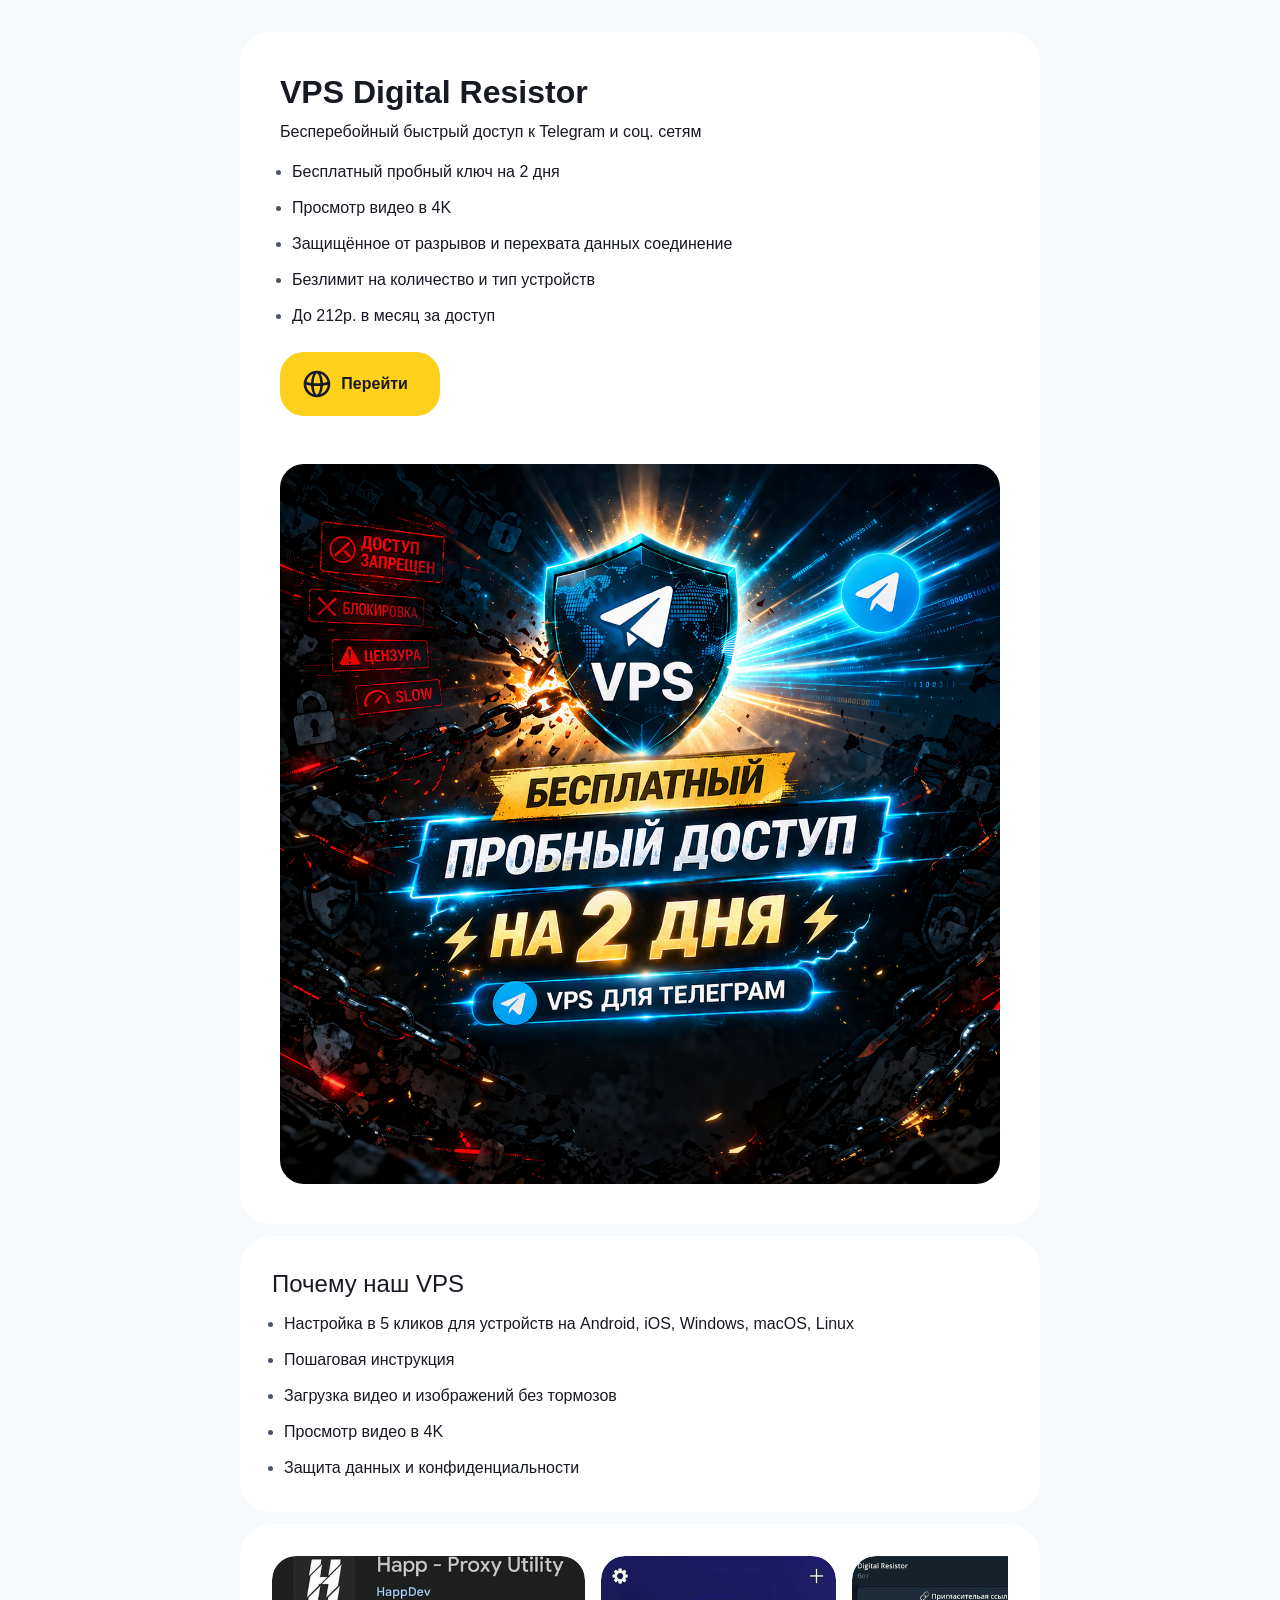
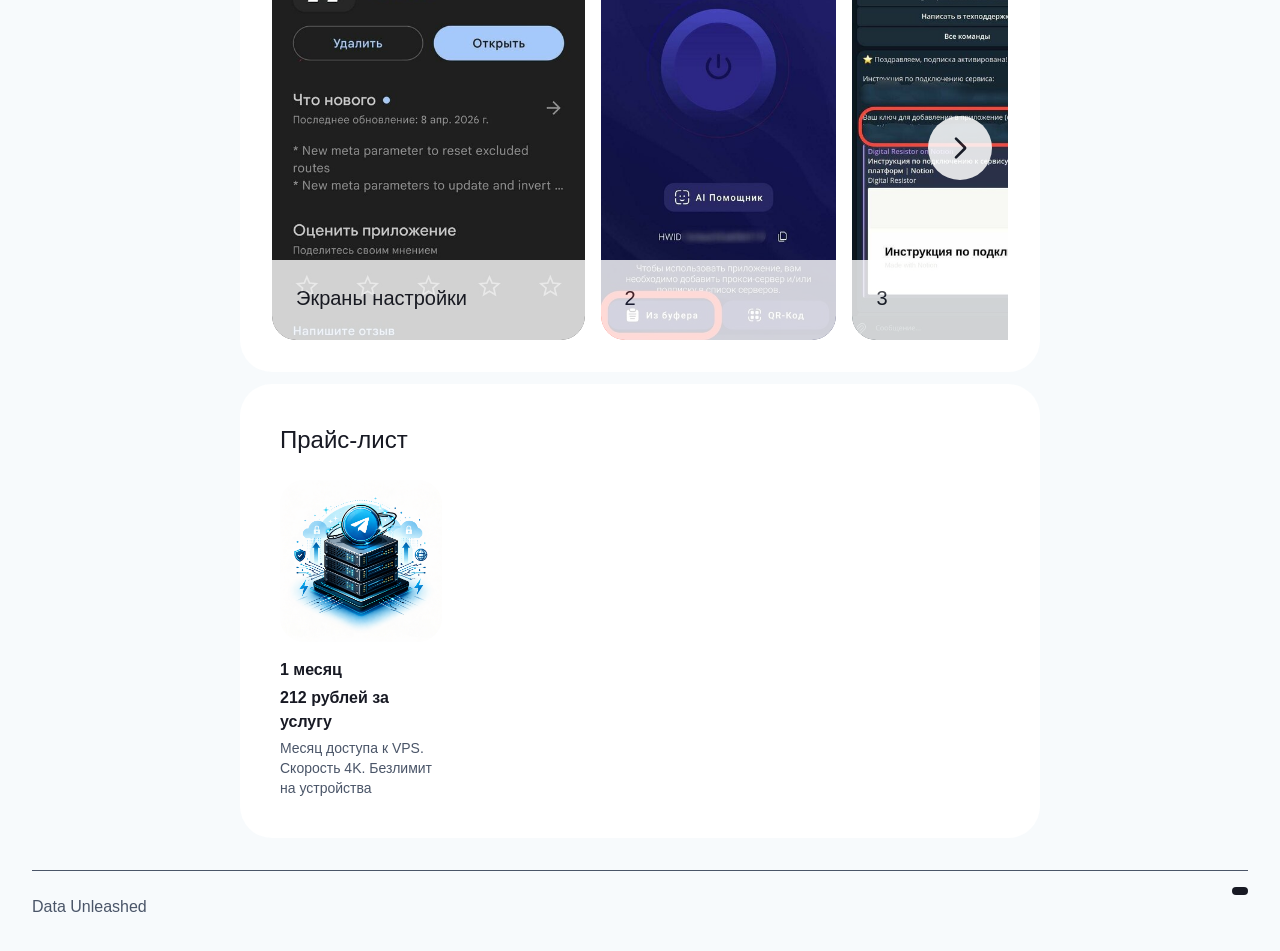
<file: vps/index.html>
<!DOCTYPE html>
<html class="__className_145824" data-mantine-color-scheme="light" lang="ru">
 <head>
  <meta content="text/html; charset=utf-8" http-equiv="content-type"/>
  <meta charset="utf-8"/>
  <meta content="width=device-width,
  initial-scale=1" name="viewport"/>
  <link as="image" href="VPN_files/orig_002.png" rel="preload"/>
  <link as="image" href="VPN_files/orig.png" rel="preload"/>
  <link data-precedence="next" href="VPN_files/366c0e1724d2b45b.css" rel="stylesheet"/>
  <link data-precedence="next" href="VPN_files/de731d7033b99faa.css" rel="stylesheet"/>
  <link data-precedence="next" href="VPN_files/d931ef191c863b39.css" rel="stylesheet"/>
  <link data-precedence="next" href="VPN_files/e6cd20047d8eb369.css" rel="stylesheet"/>
  <link data-precedence="next" href="VPN_files/547b1e7696700c0e.css" rel="stylesheet"/>
  <link data-precedence="next" href="VPN_files/630dd408e8b0e902.css" rel="stylesheet"/>
  <link data-precedence="next" href="VPN_files/3575e3b8274c06ea.css" rel="stylesheet"/>
  <link data-precedence="next" href="VPN_files/346e893a2abdda17.css" rel="stylesheet"/>
  <link data-precedence="next" href="VPN_files/3a5b2b05baa9bd18.css" rel="stylesheet"/>
  <link as="script" fetchpriority="low" href="VPN_files/webpack-45629b3fa820fc8a.js" rel="preload"/>
  <style data-mantine-styles="true">
   :root{--mantine-line-height: 1.4;--mantine-font-family: 'Manrope', 'Manrope
    Fallback';--mantine-font-family-headings: 'Manrope', 'Manrope Fallback';--mantine-radius-default:
      0.25rem;--mantine-primary-color-filled: var(--mantine-color-primary-filled);--mantine-primary-color-filled-hover:
      var(--mantine-color-primary-filled-hover);--mantine-primary-color-light:
      var(--mantine-color-primary-light);--mantine-primary-color-light-hover:
      var(--mantine-color-primary-light-hover);--mantine-primary-color-light-color:
      var(--mantine-color-primary-light-color);--mantine-spacing-xs: 0.25rem;--mantine-spacing-sm: 0.5rem;--mantine-spacing-md:
      0.75rem;--mantine-spacing-lg: 1rem;--mantine-spacing-xl: 1.5rem;--mantine-spacing-xxs: 0.125rem;--mantine-spacing-xxl:
      2rem;--mantine-spacing-p3xs: 0.25rem;--mantine-spacing-pxxs: 0.5rem;--mantine-spacing-pxs: 0.75rem;--mantine-spacing-psm:
      1rem;--mantine-spacing-pmd: 1.25rem;--mantine-spacing-plg: 1.5rem;--mantine-spacing-pxl: 2rem;--mantine-spacing-pxxl:
      2.5rem;--mantine-font-size-xs: 0.875rem;--mantine-font-size-sm: 1rem;--mantine-font-size-md: 1.25rem;--mantine-font-size-lg:
      1.5rem;--mantine-font-size-xl: 2rem;--mantine-font-size-xxs: 0.625rem;--mantine-line-height-xs: 1.429;--mantine-line-height-sm:
      1.5;--mantine-line-height-md: 1.4;--mantine-line-height-lg: 1.333;--mantine-line-height-xl: 1.25;--mantine-line-height-xxs:
      1.25;--mantine-radius-xs: 0.125rem;--mantine-radius-sm: 0.25rem;--mantine-radius-md: 0.5rem;--mantine-radius-lg:
      1rem;--mantine-radius-xl: 1.5rem;--mantine-radius-xxl: 2rem;--mantine-primary-color-0:
      var(--mantine-color-primary-0);--mantine-primary-color-1: var(--mantine-color-primary-1);--mantine-primary-color-2:
      var(--mantine-color-primary-2);--mantine-primary-color-3: var(--mantine-color-primary-3);--mantine-primary-color-4:
      var(--mantine-color-primary-4);--mantine-primary-color-5: var(--mantine-color-primary-5);--mantine-primary-color-6:
      var(--mantine-color-primary-6);--mantine-primary-color-7: var(--mantine-color-primary-7);--mantine-primary-color-8:
      var(--mantine-color-primary-8);--mantine-primary-color-9: var(--mantine-color-primary-9);--mantine-color-gray-0:
#F7FAFC;--mantine-color-gray-1: #EDF2F7;--mantine-color-gray-2: #E2E8F0;--mantine-color-gray-3: #CBD5E0;--mantine-color-gray-4:
#A0AEC0;--mantine-color-gray-5: #718096;--mantine-color-gray-6: #4A5568;--mantine-color-gray-7: #2D3748;--mantine-color-gray-8:
#1A202C;--mantine-color-gray-9: #171923;--mantine-color-blue-0: #EBF8FF;--mantine-color-blue-1: #BEE3F8;--mantine-color-blue-2:
#90CDF4;--mantine-color-blue-3: #63B3ED;--mantine-color-blue-4: #4299E1;--mantine-color-blue-5: #3182CE;--mantine-color-blue-6:
#2B6CB0;--mantine-color-blue-7: #2C5282;--mantine-color-blue-8: #2A4365;--mantine-color-blue-9: #1A365D;--mantine-color-yellow-0:
#fffbe1;--mantine-color-yellow-1: #fff6cb;--mantine-color-yellow-2: #ffeb9a;--mantine-color-yellow-3: #ffe064;--mantine-color-yellow-4:
#ffd738;--mantine-color-yellow-5: #ffd11c;--mantine-color-yellow-6: #ffce09;--mantine-color-yellow-7: #e3b600;--mantine-color-yellow-8:
#caa100;--mantine-color-yellow-9: #ae8b00;--mantine-color-brand-0: #E85032;--mantine-color-brand-1: #E85032;--mantine-color-brand-2:
#E85032;--mantine-color-brand-3: #E85032;--mantine-color-brand-4: #E85032;--mantine-color-brand-5: #E85032;--mantine-color-brand-6:
#E85032;--mantine-color-brand-7: #E85032;--mantine-color-brand-8: #E85032;--mantine-color-brand-9:
#E85032;--mantine-color-service-primaryText-0: #171923;--mantine-color-service-primaryText-1: #171923;--mantine-color-service-primaryText-2:
#171923;--mantine-color-service-primaryText-3: #171923;--mantine-color-service-primaryText-4: #171923;--mantine-color-service-primaryText-5:
#171923;--mantine-color-service-primaryText-6: #171923;--mantine-color-service-primaryText-7: #171923;--mantine-color-service-primaryText-8:
#171923;--mantine-color-service-primaryText-9: #171923;--mantine-color-service-secondaryText-0:
#4A5568;--mantine-color-service-secondaryText-1: #4A5568;--mantine-color-service-secondaryText-2:
#4A5568;--mantine-color-service-secondaryText-3: #4A5568;--mantine-color-service-secondaryText-4:
#4A5568;--mantine-color-service-secondaryText-5: #4A5568;--mantine-color-service-secondaryText-6:
#4A5568;--mantine-color-service-secondaryText-7: #4A5568;--mantine-color-service-secondaryText-8:
#4A5568;--mantine-color-service-secondaryText-9: #4A5568;--mantine-color-service-defaultText-0:
#171923;--mantine-color-service-defaultText-1: #171923;--mantine-color-service-defaultText-2: #171923;--mantine-color-service-defaultText-3:
#171923;--mantine-color-service-defaultText-4: #171923;--mantine-color-service-defaultText-5: #171923;--mantine-color-service-defaultText-6:
#171923;--mantine-color-service-defaultText-7: #171923;--mantine-color-service-defaultText-8: #171923;--mantine-color-service-defaultText-9:
#171923;--mantine-color-service-subText-0: #4A5568;--mantine-color-service-subText-1: #4A5568;--mantine-color-service-subText-2:
#4A5568;--mantine-color-service-subText-3: #4A5568;--mantine-color-service-subText-4: #4A5568;--mantine-color-service-subText-5:
#4A5568;--mantine-color-service-subText-6: #4A5568;--mantine-color-service-subText-7: #4A5568;--mantine-color-service-subText-8:
#4A5568;--mantine-color-service-subText-9: #4A5568;--mantine-color-service-paperBackground-0:
#FFFFFF;--mantine-color-service-paperBackground-1: #FFFFFF;--mantine-color-service-paperBackground-2:
#FFFFFF;--mantine-color-service-paperBackground-3: #FFFFFF;--mantine-color-service-paperBackground-4:
#FFFFFF;--mantine-color-service-paperBackground-5: #FFFFFF;--mantine-color-service-paperBackground-6:
#FFFFFF;--mantine-color-service-paperBackground-7: #FFFFFF;--mantine-color-service-paperBackground-8:
#FFFFFF;--mantine-color-service-paperBackground-9: #FFFFFF;--mantine-color-service-cardBackground-0:
#EDF2F7;--mantine-color-service-cardBackground-1: #EDF2F7;--mantine-color-service-cardBackground-2:
#EDF2F7;--mantine-color-service-cardBackground-3: #EDF2F7;--mantine-color-service-cardBackground-4:
#EDF2F7;--mantine-color-service-cardBackground-5: #EDF2F7;--mantine-color-service-cardBackground-6:
#EDF2F7;--mantine-color-service-cardBackground-7: #EDF2F7;--mantine-color-service-cardBackground-8:
#EDF2F7;--mantine-color-service-cardBackground-9: #EDF2F7;--mantine-color-service-pageBackground-0:
#F7FAFC;--mantine-color-service-pageBackground-1: #F7FAFC;--mantine-color-service-pageBackground-2:
#F7FAFC;--mantine-color-service-pageBackground-3: #F7FAFC;--mantine-color-service-pageBackground-4:
#F7FAFC;--mantine-color-service-pageBackground-5: #F7FAFC;--mantine-color-service-pageBackground-6:
#F7FAFC;--mantine-color-service-pageBackground-7: #F7FAFC;--mantine-color-service-pageBackground-8:
#F7FAFC;--mantine-color-service-pageBackground-9: #F7FAFC;--mantine-h1-font-size: 2rem;--mantine-h1-line-height:
      1.25;--mantine-h1-font-weight: 600;--mantine-h2-font-size: 1.5rem;--mantine-h2-line-height: 1.33;--mantine-h2-font-weight:
      500;--mantine-h3-font-size: 1.25rem;--mantine-h3-font-weight: 500;--mantine-h4-font-size: 1rem;--mantine-h4-line-height:
      1.5;--mantine-h4-font-weight: 600;--mantine-h5-font-size: 0.875rem;--mantine-h5-line-height: 1.43;--mantine-h5-font-weight:
      500;--mantine-h6-font-size: 0.75rem;--mantine-h6-line-height: 1.33;}:root[data-mantine-color-scheme="dark"]{--mantine-color-anchor:
        var(--mantine-color-primary-4);--mantine-color-dark-filled: var(--mantine-color-dark-6);--mantine-color-dark-filled-hover:
          var(--mantine-color-dark-7);--mantine-color-dark-light: rgba(66, 66, 66, 0.15);--mantine-color-dark-light-hover: rgba(66, 66, 66,
              0.2);--mantine-color-dark-light-color: var(--mantine-color-dark-1);--mantine-color-dark-outline:
          var(--mantine-color-dark-2);--mantine-color-dark-outline-hover: rgba(130, 130, 130, 0.05);--mantine-color-gray-filled:
          var(--mantine-color-gray-6);--mantine-color-gray-filled-hover: var(--mantine-color-gray-7);--mantine-color-gray-light: rgba(160,
              174, 192, 0.15);--mantine-color-gray-light-hover: rgba(160, 174, 192, 0.2);--mantine-color-gray-light-color:
          var(--mantine-color-gray-1);--mantine-color-gray-outline: var(--mantine-color-gray-2);--mantine-color-gray-outline-hover:
          rgba(226, 232, 240, 0.05);--mantine-color-red-filled: var(--mantine-color-red-6);--mantine-color-red-filled-hover:
          var(--mantine-color-red-7);--mantine-color-red-light: rgba(255, 135, 135, 0.15);--mantine-color-red-light-hover: rgba(255, 135,
              135, 0.2);--mantine-color-red-light-color: var(--mantine-color-red-1);--mantine-color-red-outline:
          var(--mantine-color-red-2);--mantine-color-red-outline-hover: rgba(255, 201, 201, 0.05);--mantine-color-pink-filled:
          var(--mantine-color-pink-6);--mantine-color-pink-filled-hover: var(--mantine-color-pink-7);--mantine-color-pink-light: rgba(247,
              131, 172, 0.15);--mantine-color-pink-light-hover: rgba(247, 131, 172, 0.2);--mantine-color-pink-light-color:
          var(--mantine-color-pink-1);--mantine-color-pink-outline: var(--mantine-color-pink-2);--mantine-color-pink-outline-hover:
          rgba(252, 194, 215, 0.05);--mantine-color-grape-filled: var(--mantine-color-grape-6);--mantine-color-grape-filled-hover:
          var(--mantine-color-grape-7);--mantine-color-grape-light: rgba(218, 119, 242, 0.15);--mantine-color-grape-light-hover: rgba(218,
              119, 242, 0.2);--mantine-color-grape-light-color: var(--mantine-color-grape-1);--mantine-color-grape-outline:
          var(--mantine-color-grape-2);--mantine-color-grape-outline-hover: rgba(238, 190, 250, 0.05);--mantine-color-violet-filled:
          var(--mantine-color-violet-6);--mantine-color-violet-filled-hover: var(--mantine-color-violet-7);--mantine-color-violet-light:
          rgba(151, 117, 250, 0.15);--mantine-color-violet-light-hover: rgba(151, 117, 250, 0.2);--mantine-color-violet-light-color:
          var(--mantine-color-violet-1);--mantine-color-violet-outline: var(--mantine-color-violet-2);--mantine-color-violet-outline-hover:
          rgba(208, 191, 255, 0.05);--mantine-color-indigo-filled: var(--mantine-color-indigo-6);--mantine-color-indigo-filled-hover:
          var(--mantine-color-indigo-7);--mantine-color-indigo-light: rgba(116, 143, 252, 0.15);--mantine-color-indigo-light-hover:
          rgba(116, 143, 252, 0.2);--mantine-color-indigo-light-color: var(--mantine-color-indigo-1);--mantine-color-indigo-outline:
          var(--mantine-color-indigo-2);--mantine-color-indigo-outline-hover: rgba(186, 200, 255, 0.05);--mantine-color-blue-filled:
          var(--mantine-color-blue-6);--mantine-color-blue-filled-hover: var(--mantine-color-blue-7);--mantine-color-blue-light: rgba(66,
              153, 225, 0.15);--mantine-color-blue-light-hover: rgba(66, 153, 225, 0.2);--mantine-color-blue-light-color:
          var(--mantine-color-blue-1);--mantine-color-blue-outline: var(--mantine-color-blue-2);--mantine-color-blue-outline-hover:
          rgba(144, 205, 244, 0.05);--mantine-color-cyan-filled: var(--mantine-color-cyan-6);--mantine-color-cyan-filled-hover:
          var(--mantine-color-cyan-7);--mantine-color-cyan-light: rgba(59, 201, 219, 0.15);--mantine-color-cyan-light-hover: rgba(59, 201,
              219, 0.2);--mantine-color-cyan-light-color: var(--mantine-color-cyan-1);--mantine-color-cyan-outline:
          var(--mantine-color-cyan-2);--mantine-color-cyan-outline-hover: rgba(153, 233, 242, 0.05);--mantine-color-teal-filled:
          var(--mantine-color-teal-6);--mantine-color-teal-filled-hover: var(--mantine-color-teal-7);--mantine-color-teal-light: rgba(56,
              217, 169, 0.15);--mantine-color-teal-light-hover: rgba(56, 217, 169, 0.2);--mantine-color-teal-light-color:
          var(--mantine-color-teal-1);--mantine-color-teal-outline: var(--mantine-color-teal-2);--mantine-color-teal-outline-hover:
          rgba(150, 242, 215, 0.05);--mantine-color-green-filled: var(--mantine-color-green-6);--mantine-color-green-filled-hover:
          var(--mantine-color-green-7);--mantine-color-green-light: rgba(105, 219, 124, 0.15);--mantine-color-green-light-hover: rgba(105,
              219, 124, 0.2);--mantine-color-green-light-color: var(--mantine-color-green-1);--mantine-color-green-outline:
          var(--mantine-color-green-2);--mantine-color-green-outline-hover: rgba(178, 242, 187, 0.05);--mantine-color-lime-filled:
          var(--mantine-color-lime-6);--mantine-color-lime-filled-hover: var(--mantine-color-lime-7);--mantine-color-lime-light: rgba(169,
              227, 75, 0.15);--mantine-color-lime-light-hover: rgba(169, 227, 75, 0.2);--mantine-color-lime-light-color:
          var(--mantine-color-lime-1);--mantine-color-lime-outline: var(--mantine-color-lime-2);--mantine-color-lime-outline-hover:
          rgba(216, 245, 162, 0.05);--mantine-color-yellow-filled: var(--mantine-color-yellow-6);--mantine-color-yellow-filled-hover:
          var(--mantine-color-yellow-7);--mantine-color-yellow-light: rgba(255, 215, 56, 0.15);--mantine-color-yellow-light-hover: rgba(255,
              215, 56, 0.2);--mantine-color-yellow-light-color: var(--mantine-color-yellow-1);--mantine-color-yellow-outline:
          var(--mantine-color-yellow-2);--mantine-color-yellow-outline-hover: rgba(255, 235, 154, 0.05);--mantine-color-orange-filled:
          var(--mantine-color-orange-6);--mantine-color-orange-filled-hover: var(--mantine-color-orange-7);--mantine-color-orange-light:
          rgba(255, 169, 77, 0.15);--mantine-color-orange-light-hover: rgba(255, 169, 77, 0.2);--mantine-color-orange-light-color:
          var(--mantine-color-orange-1);--mantine-color-orange-outline: var(--mantine-color-orange-2);--mantine-color-orange-outline-hover:
          rgba(255, 216, 168, 0.05);--mantine-color-brand-text: var(--mantine-color-brand-4);--mantine-color-brand-filled:
          var(--mantine-color-brand-6);--mantine-color-brand-filled-hover: var(--mantine-color-brand-7);--mantine-color-brand-light:
          rgba(232, 80, 50, 0.15);--mantine-color-brand-light-hover: rgba(232, 80, 50, 0.2);--mantine-color-brand-light-color:
          var(--mantine-color-brand-1);--mantine-color-brand-outline: var(--mantine-color-brand-2);--mantine-color-brand-outline-hover:
          rgba(232, 80, 50, 0.05);--mantine-color-service-primaryText-text:
          var(--mantine-color-service-primaryText-4);--mantine-color-service-primaryText-filled:
          var(--mantine-color-service-primaryText-6);--mantine-color-service-primaryText-filled-hover:
          var(--mantine-color-service-primaryText-7);--mantine-color-service-primaryText-light: rgba(23, 25, 35,
              0.15);--mantine-color-service-primaryText-light-hover: rgba(23, 25, 35, 0.2);--mantine-color-service-primaryText-light-color:
          var(--mantine-color-service-primaryText-1);--mantine-color-service-primaryText-outline:
          var(--mantine-color-service-primaryText-2);--mantine-color-service-primaryText-outline-hover: rgba(23, 25, 35,
              0.05);--mantine-color-service-secondaryText-text:
          var(--mantine-color-service-secondaryText-4);--mantine-color-service-secondaryText-filled:
          var(--mantine-color-service-secondaryText-6);--mantine-color-service-secondaryText-filled-hover:
          var(--mantine-color-service-secondaryText-7);--mantine-color-service-secondaryText-light: rgba(74, 85, 104,
              0.15);--mantine-color-service-secondaryText-light-hover: rgba(74, 85, 104,
                0.2);--mantine-color-service-secondaryText-light-color:
                var(--mantine-color-service-secondaryText-1);--mantine-color-service-secondaryText-outline:
                var(--mantine-color-service-secondaryText-2);--mantine-color-service-secondaryText-outline-hover: rgba(74, 85, 104,
                    0.05);--mantine-color-service-defaultText-text:
                var(--mantine-color-service-defaultText-4);--mantine-color-service-defaultText-filled:
                var(--mantine-color-service-defaultText-6);--mantine-color-service-defaultText-filled-hover:
                var(--mantine-color-service-defaultText-7);--mantine-color-service-defaultText-light: rgba(23, 25, 35,
                    0.15);--mantine-color-service-defaultText-light-hover: rgba(23, 25, 35,
                      0.2);--mantine-color-service-defaultText-light-color:
                      var(--mantine-color-service-defaultText-1);--mantine-color-service-defaultText-outline:
                      var(--mantine-color-service-defaultText-2);--mantine-color-service-defaultText-outline-hover: rgba(23, 25, 35,
                          0.05);--mantine-color-service-subText-text:
                      var(--mantine-color-service-subText-4);--mantine-color-service-subText-filled:
                      var(--mantine-color-service-subText-6);--mantine-color-service-subText-filled-hover:
                      var(--mantine-color-service-subText-7);--mantine-color-service-subText-light: rgba(74, 85, 104,
                          0.15);--mantine-color-service-subText-light-hover: rgba(74, 85, 104,
                            0.2);--mantine-color-service-subText-light-color:
                            var(--mantine-color-service-subText-1);--mantine-color-service-subText-outline:
                            var(--mantine-color-service-subText-2);--mantine-color-service-subText-outline-hover: rgba(74, 85, 104,
                                0.05);--mantine-color-service-paperBackground-text:
                            var(--mantine-color-service-paperBackground-4);--mantine-color-service-paperBackground-filled:
                            var(--mantine-color-service-paperBackground-6);--mantine-color-service-paperBackground-filled-hover:
                            var(--mantine-color-service-paperBackground-7);--mantine-color-service-paperBackground-light: rgba(255, 255,
                                255, 0.15);--mantine-color-service-paperBackground-light-hover: rgba(255, 255, 255,
                                  0.2);--mantine-color-service-paperBackground-light-color:
                                  var(--mantine-color-service-paperBackground-1);--mantine-color-service-paperBackground-outline:
                                  var(--mantine-color-service-paperBackground-2);--mantine-color-service-paperBackground-outline-hover:
                                  rgba(255, 255, 255, 0.05);--mantine-color-service-cardBackground-text:
                                  var(--mantine-color-service-cardBackground-4);--mantine-color-service-cardBackground-filled:
                                  var(--mantine-color-service-cardBackground-6);--mantine-color-service-cardBackground-filled-hover:
                                  var(--mantine-color-service-cardBackground-7);--mantine-color-service-cardBackground-light: rgba(237, 242,
                                      247, 0.15);--mantine-color-service-cardBackground-light-hover: rgba(237, 242, 247,
                                        0.2);--mantine-color-service-cardBackground-light-color:
                                        var(--mantine-color-service-cardBackground-1);--mantine-color-service-cardBackground-outline:
                                        var(--mantine-color-service-cardBackground-2);--mantine-color-service-cardBackground-outline-hover:
                                        rgba(237, 242, 247, 0.05);--mantine-color-service-pageBackground-text:
                                        var(--mantine-color-service-pageBackground-4);--mantine-color-service-pageBackground-filled:
                                        var(--mantine-color-service-pageBackground-6);--mantine-color-service-pageBackground-filled-hover:
                                        var(--mantine-color-service-pageBackground-7);--mantine-color-service-pageBackground-light:
                                        rgba(247, 250, 252, 0.15);--mantine-color-service-pageBackground-light-hover: rgba(247, 250, 252,
                                            0.2);--mantine-color-service-pageBackground-light-color:
                                        var(--mantine-color-service-pageBackground-1);--mantine-color-service-pageBackground-outline:
                                        var(--mantine-color-service-pageBackground-2);--mantine-color-service-pageBackground-outline-hover:
                                        rgba(247, 250, 252, 0.05);--mantine-color-primary-0: #fffbe1;--mantine-color-primary-1:
#fff6cb;--mantine-color-primary-2: #ffeb9a;--mantine-color-primary-3: #ffe064;--mantine-color-primary-4: #ffd738;--mantine-color-primary-5:
#ffd11c;--mantine-color-primary-6: #ffce09;--mantine-color-primary-7: #e3b600;--mantine-color-primary-8: #caa100;--mantine-color-primary-9:
#ae8b00;--mantine-color-primary-text: var(--mantine-color-primary-4);--mantine-color-primary-filled:
                                        var(--mantine-color-primary-6);--mantine-color-primary-filled-hover:
                                        var(--mantine-color-primary-7);--mantine-color-primary-light: rgba(255, 215, 56,
                                            0.15);--mantine-color-primary-light-hover: rgba(255, 215, 56,
                                              0.2);--mantine-color-primary-light-color:
                                              var(--mantine-color-primary-1);--mantine-color-primary-outline:
                                              var(--mantine-color-primary-2);--mantine-color-primary-outline-hover: rgba(255, 235, 154,
                                                  0.05);--mantine-color-secondary-0: #F7FAFC;--mantine-color-secondary-1:
#EDF2F7;--mantine-color-secondary-2: #E2E8F0;--mantine-color-secondary-3: #CBD5E0;--mantine-color-secondary-4:
#A0AEC0;--mantine-color-secondary-5: #718096;--mantine-color-secondary-6: #4A5568;--mantine-color-secondary-7:
#2D3748;--mantine-color-secondary-8: #1A202C;--mantine-color-secondary-9: #171923;--mantine-color-secondary-text:
                                              var(--mantine-color-secondary-4);--mantine-color-secondary-filled:
                                              var(--mantine-color-secondary-6);--mantine-color-secondary-filled-hover:
                                              var(--mantine-color-secondary-7);--mantine-color-secondary-light: rgba(160, 174, 192,
                                                  0.15);--mantine-color-secondary-light-hover: rgba(160, 174, 192,
                                                    0.2);--mantine-color-secondary-light-color:
                                                    var(--mantine-color-secondary-1);--mantine-color-secondary-outline:
                                                    var(--mantine-color-secondary-2);--mantine-color-secondary-outline-hover: rgba(226, 232,
                                                        240, 0.05);--mantine-color-field-0: #F7FAFC;--mantine-color-field-1:
#EDF2F7;--mantine-color-field-2: #E2E8F0;--mantine-color-field-3: #CBD5E0;--mantine-color-field-4: #A0AEC0;--mantine-color-field-5:
#718096;--mantine-color-field-6: #4A5568;--mantine-color-field-7: #2D3748;--mantine-color-field-8: #1A202C;--mantine-color-field-9:
#171923;--mantine-color-field-text: var(--mantine-color-field-4);--mantine-color-field-filled:
                                                    var(--mantine-color-field-6);--mantine-color-field-filled-hover:
                                                    var(--mantine-color-field-7);--mantine-color-field-light: rgba(160, 174, 192,
                                                        0.15);--mantine-color-field-light-hover: rgba(160, 174, 192,
                                                          0.2);--mantine-color-field-light-color:
                                                          var(--mantine-color-field-1);--mantine-color-field-outline:
                                                          var(--mantine-color-field-2);--mantine-color-field-outline-hover: rgba(226, 232,
                                                              240, 0.05);--mantine-color-primaryText-0:
#171923;--mantine-color-primaryText-1: #171923;--mantine-color-primaryText-2: #171923;--mantine-color-primaryText-3:
#171923;--mantine-color-primaryText-4: #171923;--mantine-color-primaryText-5: #171923;--mantine-color-primaryText-6:
#171923;--mantine-color-primaryText-7: #171923;--mantine-color-primaryText-8: #171923;--mantine-color-primaryText-9:
#171923;--mantine-color-primaryText-text: var(--mantine-color-primaryText-4);--mantine-color-primaryText-filled:
                                                          var(--mantine-color-primaryText-6);--mantine-color-primaryText-filled-hover:
                                                          var(--mantine-color-primaryText-7);--mantine-color-primaryText-light: rgba(23, 25,
                                                              35, 0.15);--mantine-color-primaryText-light-hover: rgba(23, 25, 35,
                                                                0.2);--mantine-color-primaryText-light-color:
                                                                var(--mantine-color-primaryText-1);--mantine-color-primaryText-outline:
                                                                var(--mantine-color-primaryText-2);--mantine-color-primaryText-outline-hover:
                                                                rgba(23, 25, 35, 0.05);--mantine-color-secondaryText-0:
#4A5568;--mantine-color-secondaryText-1: #4A5568;--mantine-color-secondaryText-2: #4A5568;--mantine-color-secondaryText-3:
#4A5568;--mantine-color-secondaryText-4: #4A5568;--mantine-color-secondaryText-5: #4A5568;--mantine-color-secondaryText-6:
#4A5568;--mantine-color-secondaryText-7: #4A5568;--mantine-color-secondaryText-8: #4A5568;--mantine-color-secondaryText-9:
#4A5568;--mantine-color-secondaryText-text: var(--mantine-color-secondaryText-4);--mantine-color-secondaryText-filled:
                                                                var(--mantine-color-secondaryText-6);--mantine-color-secondaryText-filled-hover:
                                                                var(--mantine-color-secondaryText-7);--mantine-color-secondaryText-light:
                                                                rgba(74, 85, 104, 0.15);--mantine-color-secondaryText-light-hover: rgba(74,
                                                                    85, 104, 0.2);--mantine-color-secondaryText-light-color:
                                                                var(--mantine-color-secondaryText-1);--mantine-color-secondaryText-outline:
                                                                var(--mantine-color-secondaryText-2);--mantine-color-secondaryText-outline-hover:
                                                                rgba(74, 85, 104, 0.05);--mantine-color-defaultText-0:
#171923;--mantine-color-defaultText-1: #171923;--mantine-color-defaultText-2: #171923;--mantine-color-defaultText-3:
#171923;--mantine-color-defaultText-4: #171923;--mantine-color-defaultText-5: #171923;--mantine-color-defaultText-6:
#171923;--mantine-color-defaultText-7: #171923;--mantine-color-defaultText-8: #171923;--mantine-color-defaultText-9:
#171923;--mantine-color-defaultText-text: var(--mantine-color-defaultText-4);--mantine-color-defaultText-filled:
                                                                var(--mantine-color-defaultText-6);--mantine-color-defaultText-filled-hover:
                                                                var(--mantine-color-defaultText-7);--mantine-color-defaultText-light:
                                                                rgba(23, 25, 35, 0.15);--mantine-color-defaultText-light-hover: rgba(23, 25,
                                                                    35, 0.2);--mantine-color-defaultText-light-color:
                                                                var(--mantine-color-defaultText-1);--mantine-color-defaultText-outline:
                                                                var(--mantine-color-defaultText-2);--mantine-color-defaultText-outline-hover:
                                                                rgba(23, 25, 35, 0.05);--mantine-color-subText-0:
#4A5568;--mantine-color-subText-1: #4A5568;--mantine-color-subText-2: #4A5568;--mantine-color-subText-3: #4A5568;--mantine-color-subText-4:
#4A5568;--mantine-color-subText-5: #4A5568;--mantine-color-subText-6: #4A5568;--mantine-color-subText-7: #4A5568;--mantine-color-subText-8:
#4A5568;--mantine-color-subText-9: #4A5568;--mantine-color-subText-text: var(--mantine-color-subText-4);--mantine-color-subText-filled:
                                                                var(--mantine-color-subText-6);--mantine-color-subText-filled-hover:
                                                                var(--mantine-color-subText-7);--mantine-color-subText-light: rgba(74, 85,
                                                                    104, 0.15);--mantine-color-subText-light-hover: rgba(74, 85, 104,
                                                                      0.2);--mantine-color-subText-light-color:
                                                                      var(--mantine-color-subText-1);--mantine-color-subText-outline:
                                                                      var(--mantine-color-subText-2);--mantine-color-subText-outline-hover:
                                                                      rgba(74, 85, 104, 0.05);--mantine-color-paperBackground-0:
#FFFFFF;--mantine-color-paperBackground-1: #FFFFFF;--mantine-color-paperBackground-2: #FFFFFF;--mantine-color-paperBackground-3:
#FFFFFF;--mantine-color-paperBackground-4: #FFFFFF;--mantine-color-paperBackground-5: #FFFFFF;--mantine-color-paperBackground-6:
#FFFFFF;--mantine-color-paperBackground-7: #FFFFFF;--mantine-color-paperBackground-8: #FFFFFF;--mantine-color-paperBackground-9:
#FFFFFF;--mantine-color-paperBackground-text: var(--mantine-color-paperBackground-4);--mantine-color-paperBackground-filled:
                                                                      var(--mantine-color-paperBackground-6);--mantine-color-paperBackground-filled-hover:
                                                                      var(--mantine-color-paperBackground-7);--mantine-color-paperBackground-light:
                                                                      rgba(255, 255, 255, 0.15);--mantine-color-paperBackground-light-hover:
                                                                      rgba(255, 255, 255, 0.2);--mantine-color-paperBackground-light-color:
                                                                      var(--mantine-color-paperBackground-1);--mantine-color-paperBackground-outline:
                                                                      var(--mantine-color-paperBackground-2);--mantine-color-paperBackground-outline-hover:
                                                                      rgba(255, 255, 255, 0.05);--mantine-color-cardBackground-0:
#EDF2F7;--mantine-color-cardBackground-1: #EDF2F7;--mantine-color-cardBackground-2: #EDF2F7;--mantine-color-cardBackground-3:
#EDF2F7;--mantine-color-cardBackground-4: #EDF2F7;--mantine-color-cardBackground-5: #EDF2F7;--mantine-color-cardBackground-6:
#EDF2F7;--mantine-color-cardBackground-7: #EDF2F7;--mantine-color-cardBackground-8: #EDF2F7;--mantine-color-cardBackground-9:
#EDF2F7;--mantine-color-cardBackground-text: var(--mantine-color-cardBackground-4);--mantine-color-cardBackground-filled:
                                                                      var(--mantine-color-cardBackground-6);--mantine-color-cardBackground-filled-hover:
                                                                      var(--mantine-color-cardBackground-7);--mantine-color-cardBackground-light:
                                                                      rgba(237, 242, 247, 0.15);--mantine-color-cardBackground-light-hover:
                                                                      rgba(237, 242, 247, 0.2);--mantine-color-cardBackground-light-color:
                                                                      var(--mantine-color-cardBackground-1);--mantine-color-cardBackground-outline:
                                                                      var(--mantine-color-cardBackground-2);--mantine-color-cardBackground-outline-hover:
                                                                      rgba(237, 242, 247, 0.05);--mantine-color-pageBackground-0:
#F7FAFC;--mantine-color-pageBackground-1: #F7FAFC;--mantine-color-pageBackground-2: #F7FAFC;--mantine-color-pageBackground-3:
#F7FAFC;--mantine-color-pageBackground-4: #F7FAFC;--mantine-color-pageBackground-5: #F7FAFC;--mantine-color-pageBackground-6:
#F7FAFC;--mantine-color-pageBackground-7: #F7FAFC;--mantine-color-pageBackground-8: #F7FAFC;--mantine-color-pageBackground-9:
#F7FAFC;--mantine-color-pageBackground-text: var(--mantine-color-pageBackground-4);--mantine-color-pageBackground-filled:
                                                                      var(--mantine-color-pageBackground-6);--mantine-color-pageBackground-filled-hover:
                                                                      var(--mantine-color-pageBackground-7);--mantine-color-pageBackground-light:
                                                                      rgba(247, 250, 252, 0.15);--mantine-color-pageBackground-light-hover:
                                                                      rgba(247, 250, 252, 0.2);--mantine-color-pageBackground-light-color:
                                                                      var(--mantine-color-pageBackground-1);--mantine-color-pageBackground-outline:
                                                                      var(--mantine-color-pageBackground-2);--mantine-color-pageBackground-outline-hover:
                                                                      rgba(247, 250, 252,
                                                                          0.05);}:root[data-mantine-color-scheme="light"]{--mantine-color-anchor:
                                                                        var(--mantine-color-primary-6);--mantine-color-gray-light: rgba(74,
                                                                            85, 104, 0.1);--mantine-color-gray-light-hover: rgba(74, 85,
                                                                              104, 0.12);--mantine-color-gray-outline-hover: rgba(74, 85,
                                                                                104, 0.05);--mantine-color-blue-light: rgba(43, 108, 176,
                                                                                  0.1);--mantine-color-blue-light-hover: rgba(43, 108, 176,
                                                                                    0.12);--mantine-color-blue-outline-hover: rgba(43, 108,
                                                                                      176, 0.05);--mantine-color-yellow-light: rgba(255,
                                                                                        206, 9, 0.1);--mantine-color-yellow-light-hover:
                                                                                        rgba(255, 206, 9,
                                                                                            0.12);--mantine-color-yellow-outline-hover:
                                                                                        rgba(255, 206, 9, 0.05);--mantine-color-brand-text:
                                                                                        var(--mantine-color-brand-filled);--mantine-color-brand-filled:
                                                                                        var(--mantine-color-brand-6);--mantine-color-brand-filled-hover:
                                                                                        var(--mantine-color-brand-7);--mantine-color-brand-light:
                                                                                        rgba(232, 80, 50,
                                                                                            0.1);--mantine-color-brand-light-hover:
                                                                                        rgba(232, 80, 50,
                                                                                            0.12);--mantine-color-brand-light-color:
                                                                                        var(--mantine-color-brand-6);--mantine-color-brand-outline:
                                                                                        var(--mantine-color-brand-6);--mantine-color-brand-outline-hover:
                                                                                        rgba(232, 80, 50,
                                                                                            0.05);--mantine-color-service-primaryText-text:
                                                                                        var(--mantine-color-service-primaryText-filled);--mantine-color-service-primaryText-filled:
                                                                                        var(--mantine-color-service-primaryText-6);--mantine-color-service-primaryText-filled-hover:
                                                                                        var(--mantine-color-service-primaryText-7);--mantine-color-service-primaryText-light:
                                                                                        rgba(23, 25, 35,
                                                                                            0.1);--mantine-color-service-primaryText-light-hover:
                                                                                        rgba(23, 25, 35,
                                                                                            0.12);--mantine-color-service-primaryText-light-color:
                                                                                        var(--mantine-color-service-primaryText-6);--mantine-color-service-primaryText-outline:
                                                                                        var(--mantine-color-service-primaryText-6);--mantine-color-service-primaryText-outline-hover:
                                                                                        rgba(23, 25, 35,
                                                                                            0.05);--mantine-color-service-secondaryText-text:
                                                                                        var(--mantine-color-service-secondaryText-filled);--mantine-color-service-secondaryText-filled:
                                                                                        var(--mantine-color-service-secondaryText-6);--mantine-color-service-secondaryText-filled-hover:
                                                                                        var(--mantine-color-service-secondaryText-7);--mantine-color-service-secondaryText-light:
                                                                                        rgba(74, 85, 104,
                                                                                            0.1);--mantine-color-service-secondaryText-light-hover:
                                                                                        rgba(74, 85, 104,
                                                                                            0.12);--mantine-color-service-secondaryText-light-color:
                                                                                        var(--mantine-color-service-secondaryText-6);--mantine-color-service-secondaryText-outline:
                                                                                        var(--mantine-color-service-secondaryText-6);--mantine-color-service-secondaryText-outline-hover:
                                                                                        rgba(74, 85, 104,
                                                                                            0.05);--mantine-color-service-defaultText-text:
                                                                                        var(--mantine-color-service-defaultText-filled);--mantine-color-service-defaultText-filled:
                                                                                        var(--mantine-color-service-defaultText-6);--mantine-color-service-defaultText-filled-hover:
                                                                                        var(--mantine-color-service-defaultText-7);--mantine-color-service-defaultText-light:
                                                                                        rgba(23, 25, 35,
                                                                                            0.1);--mantine-color-service-defaultText-light-hover:
                                                                                        rgba(23, 25, 35,
                                                                                            0.12);--mantine-color-service-defaultText-light-color:
                                                                                        var(--mantine-color-service-defaultText-6);--mantine-color-service-defaultText-outline:
                                                                                        var(--mantine-color-service-defaultText-6);--mantine-color-service-defaultText-outline-hover:
                                                                                        rgba(23, 25, 35,
                                                                                            0.05);--mantine-color-service-subText-text:
                                                                                        var(--mantine-color-service-subText-filled);--mantine-color-service-subText-filled:
                                                                                        var(--mantine-color-service-subText-6);--mantine-color-service-subText-filled-hover:
                                                                                        var(--mantine-color-service-subText-7);--mantine-color-service-subText-light:
                                                                                        rgba(74, 85, 104,
                                                                                            0.1);--mantine-color-service-subText-light-hover:
                                                                                        rgba(74, 85, 104,
                                                                                            0.12);--mantine-color-service-subText-light-color:
                                                                                        var(--mantine-color-service-subText-6);--mantine-color-service-subText-outline:
                                                                                        var(--mantine-color-service-subText-6);--mantine-color-service-subText-outline-hover:
                                                                                        rgba(74, 85, 104,
                                                                                            0.05);--mantine-color-service-paperBackground-text:
                                                                                        var(--mantine-color-service-paperBackground-filled);--mantine-color-service-paperBackground-filled:
                                                                                        var(--mantine-color-service-paperBackground-6);--mantine-color-service-paperBackground-filled-hover:
                                                                                        var(--mantine-color-service-paperBackground-7);--mantine-color-service-paperBackground-light:
                                                                                        rgba(255, 255, 255,
                                                                                            0.1);--mantine-color-service-paperBackground-light-hover:
                                                                                        rgba(255, 255, 255,
                                                                                            0.12);--mantine-color-service-paperBackground-light-color:
                                                                                        var(--mantine-color-service-paperBackground-6);--mantine-color-service-paperBackground-outline:
                                                                                        var(--mantine-color-service-paperBackground-6);--mantine-color-service-paperBackground-outline-hover:
                                                                                        rgba(255, 255, 255,
                                                                                            0.05);--mantine-color-service-cardBackground-text:
                                                                                        var(--mantine-color-service-cardBackground-filled);--mantine-color-service-cardBackground-filled:
                                                                                        var(--mantine-color-service-cardBackground-6);--mantine-color-service-cardBackground-filled-hover:
                                                                                        var(--mantine-color-service-cardBackground-7);--mantine-color-service-cardBackground-light:
                                                                                        rgba(237, 242, 247,
                                                                                            0.1);--mantine-color-service-cardBackground-light-hover:
                                                                                        rgba(237, 242, 247,
                                                                                            0.12);--mantine-color-service-cardBackground-light-color:
                                                                                        var(--mantine-color-service-cardBackground-6);--mantine-color-service-cardBackground-outline:
                                                                                        var(--mantine-color-service-cardBackground-6);--mantine-color-service-cardBackground-outline-hover:
                                                                                        rgba(237, 242, 247,
                                                                                            0.05);--mantine-color-service-pageBackground-text:
                                                                                        var(--mantine-color-service-pageBackground-filled);--mantine-color-service-pageBackground-filled:
                                                                                        var(--mantine-color-service-pageBackground-6);--mantine-color-service-pageBackground-filled-hover:
                                                                                        var(--mantine-color-service-pageBackground-7);--mantine-color-service-pageBackground-light:
                                                                                        rgba(247, 250, 252,
                                                                                            0.1);--mantine-color-service-pageBackground-light-hover:
                                                                                        rgba(247, 250, 252,
                                                                                            0.12);--mantine-color-service-pageBackground-light-color:
                                                                                        var(--mantine-color-service-pageBackground-6);--mantine-color-service-pageBackground-outline:
                                                                                        var(--mantine-color-service-pageBackground-6);--mantine-color-service-pageBackground-outline-hover:
                                                                                        rgba(247, 250, 252, 0.05);--mantine-color-primary-0:
#fffbe1;--mantine-color-primary-1: #fff6cb;--mantine-color-primary-2: #ffeb9a;--mantine-color-primary-3: #ffe064;--mantine-color-primary-4:
#ffd738;--mantine-color-primary-5: #ffd11c;--mantine-color-primary-6: #ffce09;--mantine-color-primary-7: #e3b600;--mantine-color-primary-8:
#caa100;--mantine-color-primary-9: #ae8b00;--mantine-color-primary-text: var(--mantine-color-primary-filled);--mantine-color-primary-filled:
                                                                                        var(--mantine-color-primary-6);--mantine-color-primary-filled-hover:
                                                                                        var(--mantine-color-primary-7);--mantine-color-primary-light:
                                                                                        rgba(255, 206, 9,
                                                                                            0.1);--mantine-color-primary-light-hover:
                                                                                        rgba(255, 206, 9,
                                                                                            0.12);--mantine-color-primary-light-color:
                                                                                        var(--mantine-color-primary-6);--mantine-color-primary-outline:
                                                                                        var(--mantine-color-primary-6);--mantine-color-primary-outline-hover:
                                                                                        rgba(255, 206, 9, 0.05);--mantine-color-secondary-0:
#F7FAFC;--mantine-color-secondary-1: #EDF2F7;--mantine-color-secondary-2: #E2E8F0;--mantine-color-secondary-3:
#CBD5E0;--mantine-color-secondary-4: #A0AEC0;--mantine-color-secondary-5: #718096;--mantine-color-secondary-6:
#4A5568;--mantine-color-secondary-7: #2D3748;--mantine-color-secondary-8: #1A202C;--mantine-color-secondary-9:
#171923;--mantine-color-secondary-text: var(--mantine-color-secondary-filled);--mantine-color-secondary-filled:
                                                                                        var(--mantine-color-secondary-6);--mantine-color-secondary-filled-hover:
                                                                                        var(--mantine-color-secondary-7);--mantine-color-secondary-light:
                                                                                        rgba(74, 85, 104,
                                                                                            0.1);--mantine-color-secondary-light-hover:
                                                                                        rgba(74, 85, 104,
                                                                                            0.12);--mantine-color-secondary-light-color:
                                                                                        var(--mantine-color-secondary-6);--mantine-color-secondary-outline:
                                                                                        var(--mantine-color-secondary-6);--mantine-color-secondary-outline-hover:
                                                                                        rgba(74, 85, 104, 0.05);--mantine-color-field-0:
#F7FAFC;--mantine-color-field-1: #EDF2F7;--mantine-color-field-2: #E2E8F0;--mantine-color-field-3: #CBD5E0;--mantine-color-field-4:
#A0AEC0;--mantine-color-field-5: #718096;--mantine-color-field-6: #4A5568;--mantine-color-field-7: #2D3748;--mantine-color-field-8:
#1A202C;--mantine-color-field-9: #171923;--mantine-color-field-text: var(--mantine-color-field-filled);--mantine-color-field-filled:
                                                                                        var(--mantine-color-field-6);--mantine-color-field-filled-hover:
                                                                                        var(--mantine-color-field-7);--mantine-color-field-light:
                                                                                        rgba(74, 85, 104,
                                                                                            0.1);--mantine-color-field-light-hover: rgba(74,
                                                                                              85, 104,
                                                                                              0.12);--mantine-color-field-light-color:
                                                                                              var(--mantine-color-field-6);--mantine-color-field-outline:
                                                                                              var(--mantine-color-field-6);--mantine-color-field-outline-hover:
                                                                                              rgba(74, 85, 104,
                                                                                                  0.05);--mantine-color-primaryText-0:
#171923;--mantine-color-primaryText-1: #171923;--mantine-color-primaryText-2: #171923;--mantine-color-primaryText-3:
#171923;--mantine-color-primaryText-4: #171923;--mantine-color-primaryText-5: #171923;--mantine-color-primaryText-6:
#171923;--mantine-color-primaryText-7: #171923;--mantine-color-primaryText-8: #171923;--mantine-color-primaryText-9:
#171923;--mantine-color-primaryText-text: var(--mantine-color-primaryText-filled);--mantine-color-primaryText-filled:
                                                                                              var(--mantine-color-primaryText-6);--mantine-color-primaryText-filled-hover:
                                                                                              var(--mantine-color-primaryText-7);--mantine-color-primaryText-light:
                                                                                              rgba(23, 25, 35,
                                                                                                  0.1);--mantine-color-primaryText-light-hover:
                                                                                              rgba(23, 25, 35,
                                                                                                  0.12);--mantine-color-primaryText-light-color:
                                                                                              var(--mantine-color-primaryText-6);--mantine-color-primaryText-outline:
                                                                                              var(--mantine-color-primaryText-6);--mantine-color-primaryText-outline-hover:
                                                                                              rgba(23, 25, 35,
                                                                                                  0.05);--mantine-color-secondaryText-0:
#4A5568;--mantine-color-secondaryText-1: #4A5568;--mantine-color-secondaryText-2: #4A5568;--mantine-color-secondaryText-3:
#4A5568;--mantine-color-secondaryText-4: #4A5568;--mantine-color-secondaryText-5: #4A5568;--mantine-color-secondaryText-6:
#4A5568;--mantine-color-secondaryText-7: #4A5568;--mantine-color-secondaryText-8: #4A5568;--mantine-color-secondaryText-9:
#4A5568;--mantine-color-secondaryText-text: var(--mantine-color-secondaryText-filled);--mantine-color-secondaryText-filled:
                                                                                              var(--mantine-color-secondaryText-6);--mantine-color-secondaryText-filled-hover:
                                                                                              var(--mantine-color-secondaryText-7);--mantine-color-secondaryText-light:
                                                                                              rgba(74, 85, 104,
                                                                                                  0.1);--mantine-color-secondaryText-light-hover:
                                                                                              rgba(74, 85, 104,
                                                                                                  0.12);--mantine-color-secondaryText-light-color:
                                                                                              var(--mantine-color-secondaryText-6);--mantine-color-secondaryText-outline:
                                                                                              var(--mantine-color-secondaryText-6);--mantine-color-secondaryText-outline-hover:
                                                                                              rgba(74, 85, 104,
                                                                                                  0.05);--mantine-color-defaultText-0:
#171923;--mantine-color-defaultText-1: #171923;--mantine-color-defaultText-2: #171923;--mantine-color-defaultText-3:
#171923;--mantine-color-defaultText-4: #171923;--mantine-color-defaultText-5: #171923;--mantine-color-defaultText-6:
#171923;--mantine-color-defaultText-7: #171923;--mantine-color-defaultText-8: #171923;--mantine-color-defaultText-9:
#171923;--mantine-color-defaultText-text: var(--mantine-color-defaultText-filled);--mantine-color-defaultText-filled:
                                                                                              var(--mantine-color-defaultText-6);--mantine-color-defaultText-filled-hover:
                                                                                              var(--mantine-color-defaultText-7);--mantine-color-defaultText-light:
                                                                                              rgba(23, 25, 35,
                                                                                                  0.1);--mantine-color-defaultText-light-hover:
                                                                                              rgba(23, 25, 35,
                                                                                                  0.12);--mantine-color-defaultText-light-color:
                                                                                              var(--mantine-color-defaultText-6);--mantine-color-defaultText-outline:
                                                                                              var(--mantine-color-defaultText-6);--mantine-color-defaultText-outline-hover:
                                                                                              rgba(23, 25, 35,
                                                                                                  0.05);--mantine-color-subText-0:
#4A5568;--mantine-color-subText-1: #4A5568;--mantine-color-subText-2: #4A5568;--mantine-color-subText-3: #4A5568;--mantine-color-subText-4:
#4A5568;--mantine-color-subText-5: #4A5568;--mantine-color-subText-6: #4A5568;--mantine-color-subText-7: #4A5568;--mantine-color-subText-8:
#4A5568;--mantine-color-subText-9: #4A5568;--mantine-color-subText-text: var(--mantine-color-subText-filled);--mantine-color-subText-filled:
                                                                                              var(--mantine-color-subText-6);--mantine-color-subText-filled-hover:
                                                                                              var(--mantine-color-subText-7);--mantine-color-subText-light:
                                                                                              rgba(74, 85, 104,
                                                                                                  0.1);--mantine-color-subText-light-hover:
                                                                                              rgba(74, 85, 104,
                                                                                                  0.12);--mantine-color-subText-light-color:
                                                                                              var(--mantine-color-subText-6);--mantine-color-subText-outline:
                                                                                              var(--mantine-color-subText-6);--mantine-color-subText-outline-hover:
                                                                                              rgba(74, 85, 104,
                                                                                                  0.05);--mantine-color-paperBackground-0:
#FFFFFF;--mantine-color-paperBackground-1: #FFFFFF;--mantine-color-paperBackground-2: #FFFFFF;--mantine-color-paperBackground-3:
#FFFFFF;--mantine-color-paperBackground-4: #FFFFFF;--mantine-color-paperBackground-5: #FFFFFF;--mantine-color-paperBackground-6:
#FFFFFF;--mantine-color-paperBackground-7: #FFFFFF;--mantine-color-paperBackground-8: #FFFFFF;--mantine-color-paperBackground-9:
#FFFFFF;--mantine-color-paperBackground-text: var(--mantine-color-paperBackground-filled);--mantine-color-paperBackground-filled:
                                                                                              var(--mantine-color-paperBackground-6);--mantine-color-paperBackground-filled-hover:
                                                                                              var(--mantine-color-paperBackground-7);--mantine-color-paperBackground-light:
                                                                                              rgba(255, 255, 255,
                                                                                                  0.1);--mantine-color-paperBackground-light-hover:
                                                                                              rgba(255, 255, 255,
                                                                                                  0.12);--mantine-color-paperBackground-light-color:
                                                                                              var(--mantine-color-paperBackground-6);--mantine-color-paperBackground-outline:
                                                                                              var(--mantine-color-paperBackground-6);--mantine-color-paperBackground-outline-hover:
                                                                                              rgba(255, 255, 255,
                                                                                                  0.05);--mantine-color-cardBackground-0:
#EDF2F7;--mantine-color-cardBackground-1: #EDF2F7;--mantine-color-cardBackground-2: #EDF2F7;--mantine-color-cardBackground-3:
#EDF2F7;--mantine-color-cardBackground-4: #EDF2F7;--mantine-color-cardBackground-5: #EDF2F7;--mantine-color-cardBackground-6:
#EDF2F7;--mantine-color-cardBackground-7: #EDF2F7;--mantine-color-cardBackground-8: #EDF2F7;--mantine-color-cardBackground-9:
#EDF2F7;--mantine-color-cardBackground-text: var(--mantine-color-cardBackground-filled);--mantine-color-cardBackground-filled:
                                                                                              var(--mantine-color-cardBackground-6);--mantine-color-cardBackground-filled-hover:
                                                                                              var(--mantine-color-cardBackground-7);--mantine-color-cardBackground-light:
                                                                                              rgba(237, 242, 247,
                                                                                                  0.1);--mantine-color-cardBackground-light-hover:
                                                                                              rgba(237, 242, 247,
                                                                                                  0.12);--mantine-color-cardBackground-light-color:
                                                                                              var(--mantine-color-cardBackground-6);--mantine-color-cardBackground-outline:
                                                                                              var(--mantine-color-cardBackground-6);--mantine-color-cardBackground-outline-hover:
                                                                                              rgba(237, 242, 247,
                                                                                                  0.05);--mantine-color-pageBackground-0:
#F7FAFC;--mantine-color-pageBackground-1: #F7FAFC;--mantine-color-pageBackground-2: #F7FAFC;--mantine-color-pageBackground-3:
#F7FAFC;--mantine-color-pageBackground-4: #F7FAFC;--mantine-color-pageBackground-5: #F7FAFC;--mantine-color-pageBackground-6:
#F7FAFC;--mantine-color-pageBackground-7: #F7FAFC;--mantine-color-pageBackground-8: #F7FAFC;--mantine-color-pageBackground-9:
#F7FAFC;--mantine-color-pageBackground-text: var(--mantine-color-pageBackground-filled);--mantine-color-pageBackground-filled:
                                                                                              var(--mantine-color-pageBackground-6);--mantine-color-pageBackground-filled-hover:
                                                                                              var(--mantine-color-pageBackground-7);--mantine-color-pageBackground-light:
                                                                                              rgba(247, 250, 252,
                                                                                                  0.1);--mantine-color-pageBackground-light-hover:
                                                                                              rgba(247, 250, 252,
                                                                                                  0.12);--mantine-color-pageBackground-light-color:
                                                                                              var(--mantine-color-pageBackground-6);--mantine-color-pageBackground-outline:
                                                                                              var(--mantine-color-pageBackground-6);--mantine-color-pageBackground-outline-hover:
                                                                                              rgba(247, 250, 252, 0.05);}
  </style>
  <style data-mantine-styles="classes">
   @media
                                                                                              (max-width: 35.99375em)
{.mantine-visible-from-xs {display: none !important;}}@media (min-width: 36em) {.mantine-hidden-from-xs {display: none !important;}}@media
(max-width: 47.99375em) {.mantine-visible-from-sm {display: none !important;}}@media (min-width: 48em) {.mantine-hidden-from-sm {display:
  none !important;}}@media (max-width: 61.99375em) {.mantine-visible-from-md {display: none !important;}}@media (min-width: 62em)
{.mantine-hidden-from-md {display: none !important;}}@media (max-width: 74.99375em) {.mantine-visible-from-lg {display: none
  !important;}}@media (min-width: 75em) {.mantine-hidden-from-lg {display: none !important;}}@media (max-width: 87.99375em)
{.mantine-visible-from-xl {display: none !important;}}@media (min-width: 88em) {.mantine-hidden-from-xl {display: none
  !important;}}
  </style>
  <style data-mantine-styles="inline">
   :root{--app-shell-header-height:calc(6.625rem *
      var(--mantine-scale));--app-shell-header-transform:translateY(calc(var(--app-shell-header-height) * -1));--app-shell-header-offset:0px
    !important;--app-shell-footer-height:calc(6.5rem * var(--mantine-scale));--app-shell-footer-offset:0px
    !important;--app-shell-footer-transform:translateY(var(--app-shell-footer-height));--app-shell-padding:0px;}@media(min-width:
        48em){:root{--app-shell-footer-height:0rem;--app-shell-footer-offset:0rem;}}
  </style>
  <div class="m_89ab340 mantine-AppShell-root" datatype="neurolanding" style="--app-shell-transition-duration:200ms;--app-shell-transition-timing-function:ease">
   <header class="m_3b16f56b mantine-AppShell-header right-scroll-bar-position mantine-visible-from-sm" style="--app-shell-header-z-index:100;background:var(--mantine-color-paperBackground-filled)">
    <div class="" datatype="header" style="padding:var(--mantine-spacing-pmd);background:var(--mantine-color-paperBackground-filled);width:100%;height:calc(6.625rem *
    var(--mantine-scale))">
     <div class="m_8bffd616 mantine-Flex-root __m__-_R_b9msavb_" style="align-items:center;justify-content:space-between;flex-wrap:nowrap;margin-inline:auto;max-width:calc(90rem *
    var(--mantine-scale))">
      <div class="mantine-visible-from-md">
       <style data-mantine-styles="inline">
        .__m__-_R_lmr9msavb_{gap:var(--mantine-spacing-sm);}@media(min-width:
        48em){.__m__-_R_lmr9msavb_{gap:var(--mantine-spacing-md);}}
       </style>
       <div class="m_8bffd616 mantine-Flex-root __m__-_R_lmr9msavb_" datatype="contacts" style="flex-wrap:wrap">
        <div class="">
         <a class="mantine-focus-auto mantine-active m_77c9d27d mantine-Button-root m_87cf2631 mantine-UnstyledButton-root mantine-visible-from-sm" data-size="xl" data-variant="filled" data-with-left-section="true" href="https://t.me/digital_resistor_bot?start=8b20cf9b-5b63-41c8-8f89-a14b664d6e1d" rel="nofollow noopener noreferrer" style="gap:0.5rem;transition:background 0.2s;&amp;:disabled:[object
    Object];--button-height:4rem;--button-padding-x:2rem;--button-fz:1rem;--button-bg:var(--mantine-color-primary-5);--button-hover:var(--mantine-color-primary-6);--button-color:var(--mantine-color-primaryText-0);--button-bd:transparent;--button-padding-y:0.75rem;--button-radius:1.5rem;--button-fw:600;--button-lh:1.5" target="_blank">
          <span class="m_80f1301b mantine-Button-inner">
           <span class="m_a74036a mantine-Button-section" data-position="left" style="margin-inline-end:0.5rem">
            <svg fill="none" height="32" style="display:inline-block;vertical-align:middle" viewbox="0 0 24
    24" width="32" xmlns="http://www.w3.org/2000/svg">
             <path d="M12 22c5.523 0 10-4.477 10-10S17.523 2 12 2 2 6.477
    2 12s4.477 10 10 10m7.865-11.491a1 1 0 0 0-.153.033q-1.468.443-3.228.68c-.12-2.881-.895-5.251-1.833-6.867 2.666.948 4.687 3.285 5.214
    6.154m.117 2.038c-.217 3.293-2.378 6.048-5.331 7.098.887-1.528 1.628-3.73 1.808-6.402a24 24 0 0 0
    3.523-.696m-5.49-1.126q-1.19.08-2.492.079-1.302 0-2.492-.08C9.633 7.167 11.096 4 12 4s2.367 3.166 2.492 7.42m-6.95 1.821c.179 2.672.92
    4.875 1.807 6.403-2.953-1.05-5.114-3.805-5.331-7.098q1.622.458 3.523.695m-.026-2.02a21 21 0 0 1-3.228-.68 1 1 0 0 0-.153-.033C4.662 7.64
    6.683 5.303 9.35 4.355c-.938 1.616-1.713 3.986-1.833 6.867m6.932 2.206C14.173 17.248 12.843 20 12 20s-2.172-2.752-2.449-6.572Q10.73 13.5
    12 13.5t2.448-.072" fill="currentColor">
             </path>
            </svg>
           </span>
           <span class="m_811560b9 mantine-Button-label">
            Перейти
           </span>
          </span>
         </a>
         <a class="mantine-focus-auto mantine-active m_77c9d27d mantine-Button-root m_87cf2631 mantine-UnstyledButton-root mantine-hidden-from-sm" data-size="lg" data-variant="filled" data-with-left-section="true" href="https://t.me/digital_resistor_bot?start=8b20cf9b-5b63-41c8-8f89-a14b664d6e1d" rel="nofollow noopener noreferrer" style="gap:0.5rem;transition:background 0.2s;&amp;:disabled:[object
    Object];--button-height:3.5rem;--button-padding-x:1.5rem;--button-fz:0.875rem;--button-bg:var(--mantine-color-primary-5);--button-hover:var(--mantine-color-primary-6);--button-color:var(--mantine-color-primaryText-0);--button-bd:transparent;--button-padding-y:0.625rem;--button-radius:1.5rem;--button-fw:600;--button-lh:1.429" target="_blank">
          <span class="m_80f1301b mantine-Button-inner">
           <span class="m_a74036a mantine-Button-section" data-position="left" style="margin-inline-end:0.5rem">
            <svg fill="none" height="24" style="display:inline-block;vertical-align:middle" viewbox="0 0 24
    24" width="24" xmlns="http://www.w3.org/2000/svg">
             <path d="M12 22c5.523 0 10-4.477 10-10S17.523 2 12 2 2 6.477
    2 12s4.477 10 10 10m7.865-11.491a1 1 0 0 0-.153.033q-1.468.443-3.228.68c-.12-2.881-.895-5.251-1.833-6.867 2.666.948 4.687 3.285 5.214
    6.154m.117 2.038c-.217 3.293-2.378 6.048-5.331 7.098.887-1.528 1.628-3.73 1.808-6.402a24 24 0 0 0
    3.523-.696m-5.49-1.126q-1.19.08-2.492.079-1.302 0-2.492-.08C9.633 7.167 11.096 4 12 4s2.367 3.166 2.492 7.42m-6.95 1.821c.179 2.672.92
    4.875 1.807 6.403-2.953-1.05-5.114-3.805-5.331-7.098q1.622.458 3.523.695m-.026-2.02a21 21 0 0 1-3.228-.68 1 1 0 0 0-.153-.033C4.662 7.64
    6.683 5.303 9.35 4.355c-.938 1.616-1.713 3.986-1.833 6.867m6.932 2.206C14.173 17.248 12.843 20 12 20s-2.172-2.752-2.449-6.572Q10.73 13.5
    12 13.5t2.448-.072" fill="currentColor">
             </path>
            </svg>
           </span>
           <span class="m_811560b9 mantine-Button-label">
            Перейти
           </span>
          </span>
         </a>
        </div>
       </div>
      </div>
      <div class="mantine-hidden-from-md">
       <div class="" datatype="contacts">
        <a class="mantine-focus-auto mantine-active m_77c9d27d mantine-Button-root m_87cf2631 mantine-UnstyledButton-root mantine-visible-from-sm" data-block="true" data-size="xl" data-variant="filled" data-with-left-section="true" href="https://t.me/digital_resistor_bot?start=8b20cf9b-5b63-41c8-8f89-a14b664d6e1d" rel="nofollow noopener noreferrer" style="gap:0.5rem;transition:background 0.2s;&amp;:disabled:[object
    Object];--button-height:4rem;--button-padding-x:2rem;--button-fz:1rem;--button-bg:var(--mantine-color-primary-5);--button-hover:var(--mantine-color-primary-6);--button-color:var(--mantine-color-primaryText-0);--button-bd:transparent;--button-padding-y:0.75rem;--button-radius:1.5rem;--button-fw:600;--button-lh:1.5" target="_blank">
         <span class="m_80f1301b mantine-Button-inner">
          <span class="m_a74036a mantine-Button-section" data-position="left" style="margin-inline-end:0.5rem">
           <svg fill="none" height="32" style="display:inline-block;vertical-align:middle" viewbox="0 0 24
    24" width="32" xmlns="http://www.w3.org/2000/svg">
            <path d="M12 22c5.523 0 10-4.477 10-10S17.523 2 12 2 2 6.477
    2 12s4.477 10 10 10m7.865-11.491a1 1 0 0 0-.153.033q-1.468.443-3.228.68c-.12-2.881-.895-5.251-1.833-6.867 2.666.948 4.687 3.285 5.214
    6.154m.117 2.038c-.217 3.293-2.378 6.048-5.331 7.098.887-1.528 1.628-3.73 1.808-6.402a24 24 0 0 0
    3.523-.696m-5.49-1.126q-1.19.08-2.492.079-1.302 0-2.492-.08C9.633 7.167 11.096 4 12 4s2.367 3.166 2.492 7.42m-6.95 1.821c.179 2.672.92
    4.875 1.807 6.403-2.953-1.05-5.114-3.805-5.331-7.098q1.622.458 3.523.695m-.026-2.02a21 21 0 0 1-3.228-.68 1 1 0 0 0-.153-.033C4.662 7.64
    6.683 5.303 9.35 4.355c-.938 1.616-1.713 3.986-1.833 6.867m6.932 2.206C14.173 17.248 12.843 20 12 20s-2.172-2.752-2.449-6.572Q10.73 13.5
    12 13.5t2.448-.072" fill="currentColor">
            </path>
           </svg>
          </span>
          <span class="m_811560b9 mantine-Button-label">
           Перейти
          </span>
         </span>
        </a>
        <a class="mantine-focus-auto mantine-active m_77c9d27d mantine-Button-root m_87cf2631 mantine-UnstyledButton-root mantine-hidden-from-sm" data-block="true" data-size="lg" data-variant="filled" data-with-left-section="true" href="https://t.me/digital_resistor_bot?start=8b20cf9b-5b63-41c8-8f89-a14b664d6e1d" rel="nofollow noopener noreferrer" style="gap:0.5rem;transition:background 0.2s;&amp;:disabled:[object
    Object];--button-height:3.5rem;--button-padding-x:1.5rem;--button-fz:0.875rem;--button-bg:var(--mantine-color-primary-5);--button-hover:var(--mantine-color-primary-6);--button-color:var(--mantine-color-primaryText-0);--button-bd:transparent;--button-padding-y:0.625rem;--button-radius:1.5rem;--button-fw:600;--button-lh:1.429" target="_blank">
         <span class="m_80f1301b mantine-Button-inner">
          <span class="m_a74036a mantine-Button-section" data-position="left" style="margin-inline-end:0.5rem">
           <svg fill="none" height="24" style="display:inline-block;vertical-align:middle" viewbox="0 0 24
    24" width="24" xmlns="http://www.w3.org/2000/svg">
            <path d="M12 22c5.523 0 10-4.477 10-10S17.523 2 12 2 2 6.477
    2 12s4.477 10 10 10m7.865-11.491a1 1 0 0 0-.153.033q-1.468.443-3.228.68c-.12-2.881-.895-5.251-1.833-6.867 2.666.948 4.687 3.285 5.214
    6.154m.117 2.038c-.217 3.293-2.378 6.048-5.331 7.098.887-1.528 1.628-3.73 1.808-6.402a24 24 0 0 0
    3.523-.696m-5.49-1.126q-1.19.08-2.492.079-1.302 0-2.492-.08C9.633 7.167 11.096 4 12 4s2.367 3.166 2.492 7.42m-6.95 1.821c.179 2.672.92
    4.875 1.807 6.403-2.953-1.05-5.114-3.805-5.331-7.098q1.622.458 3.523.695m-.026-2.02a21 21 0 0 1-3.228-.68 1 1 0 0 0-.153-.033C4.662 7.64
    6.683 5.303 9.35 4.355c-.938 1.616-1.713 3.986-1.833 6.867m6.932 2.206C14.173 17.248 12.843 20 12 20s-2.172-2.752-2.449-6.572Q10.73 13.5
    12 13.5t2.448-.072" fill="currentColor">
            </path>
           </svg>
          </span>
          <span class="m_811560b9 mantine-Button-label">
           Перейти
          </span>
         </span>
        </a>
       </div>
      </div>
     </div>
    </div>
   </header>
   <main class="m_8983817 mantine-AppShell-main" style="background:var(--mantine-color-pageBackground-filled)">
    <style data-mantine-styles="inline">
     @media(min-width: 48em){.__m__-_R_1damsavb_{padding:var(--mantine-spacing-pxl);}}
    </style>
    <div class="m_8bffd616 mantine-Flex-root __m__-_R_5amsavb_ __m__-_R_1damsavb_" style="z-index:1;position:relative;gap:0rem;align-items:center;justify-content:space-between;flex-direction:column;min-height:100vh">
     <style data-mantine-styles="inline">
      .__m__-_R_ardamsavb_{min-width:100%;max-width:100%;}@media(min-width:
        36em){.__m__-_R_ardamsavb_{min-width:calc(26rem * var(--mantine-scale));}}@media(min-width:
          48em){.__m__-_R_ardamsavb_{min-width:calc(44rem * var(--mantine-scale));max-width:calc(50rem *
            var(--mantine-scale));}}@media(min-width: 62em){.__m__-_R_ardamsavb_{min-width:calc(50rem * var(--mantine-scale));}}
     </style>
     <div class="m_8bffd616 mantine-Flex-root __m__-_R_rdamsavb_ __m__-_R_ardamsavb_" style="gap:var(--mantine-spacing-md);flex-direction:column;margin-inline:auto;padding-bottom:var(--mantine-spacing-pxl)">
      <div class="" style="scroll-margin-top:100px">
       <div class="">
        <style data-mantine-styles="inline">
         .__m__-_R_5d6qrdamsavb_{padding:var(--mantine-spacing-plg);}@media(min-width:
              36em){.__m__-_R_5d6qrdamsavb_{padding:var(--mantine-spacing-pxxl);}}
        </style>
        <div class="m_1b7284a3 mantine-Paper-root __m__-_R_5d6qrdamsavb_" datatype="headcontentblock" style="--paper-radius:var(--mantine-radius-xxl);--paper-shadow:var(--mantine-shadow-none);background:var(--mantine-color-paperBackground-filled)">
         <style data-mantine-styles="inline">
          .__m__-_R_1dd6qrdamsavb_{gap:var(--mantine-spacing-psm);}@media(min-width:
              36em){.__m__-_R_1dd6qrdamsavb_{gap:var(--mantine-spacing-plg);}}
         </style>
         <div class="m_8bffd616 mantine-Flex-root __m__-_R_1dd6qrdamsavb_" style="flex-direction:column">
          <div class="">
           <div class="m_8bffd616 mantine-Flex-root __m__-_R_56rdd6qrdamsavb_" style="gap:var(--mantine-spacing-xl);justify-content:space-between;flex-direction:row">
            <div class="m_6d731127 mantine-Stack-root" style="--stack-gap:var(--mantine-spacing-sm);--stack-align:stretch;--stack-justify:flex-start">
             <h1 class="m_8a5d1357 mantine-Title-root" data-order="1" style="color:var(--mantine-color-defaultText-text);--title-fw:var(--mantine-h1-font-weight);--title-lh:var(--mantine-h1-line-height);--title-fz:var(--mantine-h1-font-size)">
              VPS Digital Resistor
             </h1>
             <div class="" style="color:var(--mantine-color-dimmed)">
              <div class="m_6d731127 mantine-Stack-root" datatype="markdown" style="--stack-gap:0rem;--stack-align:stretch;--stack-justify:flex-start">
               <div class="Markdown_markdown__oZT9T">
                <p class="mantine-focus-auto m_b6d8b162 mantine-Text-root" color="defaultText" data-size="sm" style="--text-fz: var(--mantine-font-size-sm); --text-lh: var(--mantine-line-height-sm); --text-color: var(--mantine-color-defaultText-filled); font-weight: 500;">
                 Бесперебойный быстрый доступ к Telegram и соц. сетям
                </p>
                <ul class="m_abbac491 mantine-List-root" data-size="sm" data-with-padding="true" style="--list-fz: var(--mantine-font-size-sm); --list-lh: var(--mantine-line-height-sm); --list-spacing: var(--mantine-spacing-md);">
                 <li class="m_abb6bec2 mantine-List-item">
                  <div class="m_75cd9f71 mantine-List-itemWrapper">
                   <span class="mantine-List-itemLabel">
                    <p class="mantine-focus-auto m_b6d8b162 mantine-Text-root" color="defaultText" data-size="sm" style="--text-fz: var(--mantine-font-size-sm); --text-lh: var(--mantine-line-height-sm); --text-color: var(--mantine-color-defaultText-filled); font-weight: 500;">
                     Бесплатный пробный ключ на 2 дня
                    </p>
                   </span>
                  </div>
                 </li>
                 <li class="m_abb6bec2 mantine-List-item">
                  <div class="m_75cd9f71 mantine-List-itemWrapper">
                   <span class="mantine-List-itemLabel">
                    <p class="mantine-focus-auto m_b6d8b162 mantine-Text-root" color="defaultText" data-size="sm" style="--text-fz: var(--mantine-font-size-sm); --text-lh: var(--mantine-line-height-sm); --text-color: var(--mantine-color-defaultText-filled); font-weight: 500;">
                     Просмотр видео в 4K
                    </p>
                   </span>
                  </div>
                 </li>
                 <li class="m_abb6bec2 mantine-List-item">
                  <div class="m_75cd9f71 mantine-List-itemWrapper">
                   <span class="mantine-List-itemLabel">
                    <p class="mantine-focus-auto m_b6d8b162 mantine-Text-root" color="defaultText" data-size="sm" style="--text-fz: var(--mantine-font-size-sm); --text-lh: var(--mantine-line-height-sm); --text-color: var(--mantine-color-defaultText-filled); font-weight: 500;">
                     Защищённое от разрывов и перехвата данных соединение
                    </p>
                   </span>
                  </div>
                 </li>
                 <li class="m_abb6bec2 mantine-List-item">
                  <div class="m_75cd9f71 mantine-List-itemWrapper">
                   <span class="mantine-List-itemLabel">
                    <p class="mantine-focus-auto m_b6d8b162 mantine-Text-root" color="defaultText" data-size="sm" style="--text-fz: var(--mantine-font-size-sm); --text-lh: var(--mantine-line-height-sm); --text-color: var(--mantine-color-defaultText-filled); font-weight: 500;">
                     Безлимит на количество и тип устройств
                    </p>
                   </span>
                  </div>
                 </li>
                 <li class="m_abb6bec2 mantine-List-item">
                  <div class="m_75cd9f71 mantine-List-itemWrapper">
                   <span class="mantine-List-itemLabel">
                    <p class="mantine-focus-auto m_b6d8b162 mantine-Text-root" color="defaultText" data-size="sm" style="--text-fz: var(--mantine-font-size-sm); --text-lh: var(--mantine-line-height-sm); --text-color: var(--mantine-color-defaultText-filled); font-weight: 500;">
                     До 212р. в месяц за доступ
                    </p>
                   </span>
                  </div>
                 </li>
                </ul>
               </div>
              </div>
             </div>
            </div>
           </div>
          </div>
          <div class="">
           <style data-mantine-styles="inline">
            .__m__-_R_5ardd6qrdamsavb_{--grid-gutter:var(--mantine-spacing-sm);}@media(min-width: 48em){.__m__-_R_5ardd6qrdamsavb_{--grid-gutter:var(--mantine-spacing-md);}}
           </style>
           <div class="m_410352e9 mantine-Grid-root __m__-_R_5ardd6qrdamsavb_" datatype="contacts">
            <div class="m_dee7bd2f mantine-Grid-inner">
             <style data-mantine-styles="inline">
              .__m__-_R_rdardd6qrdamsavb_{--col-flex-grow:auto;--col-flex-basis:100%;--col-max-width:100%;}@media(min-width: 36em){.__m__-_R_rdardd6qrdamsavb_{--col-flex-grow:auto;--col-flex-basis:auto;--col-width:auto;--col-max-width:unset;}}
             </style>
             <div class="m_96bdd299 mantine-Grid-col __m__-_R_rdardd6qrdamsavb_">
              <a class="mantine-focus-auto mantine-active m_77c9d27d mantine-Button-root m_87cf2631 mantine-UnstyledButton-root mantine-visible-from-sm" data-block="true" data-size="xl" data-variant="filled" data-with-left-section="true" href="https://t.me/digital_resistor_bot?start=8b20cf9b-5b63-41c8-8f89-a14b664d6e1d" rel="nofollow noopener noreferrer" style="gap:0.5rem;transition:background 0.2s;&amp;:disabled:[object Object];--button-height:4rem;--button-padding-x:2rem;--button-fz:1rem;--button-bg:var(--mantine-color-primary-5);--button-hover:var(--mantine-color-primary-6);--button-color:var(--mantine-color-primaryText-0);--button-bd:transparent;--button-padding-y:0.75rem;--button-radius:1.5rem;--button-fw:600;--button-lh:1.5" target="_blank">
               <span class="m_80f1301b mantine-Button-inner">
                <span class="m_a74036a mantine-Button-section" data-position="left" style="margin-inline-end:0.5rem">
                 <svg fill="none" height="32" style="display:inline-block;vertical-align:middle" viewbox="0 0 24 24" width="32" xmlns="http://www.w3.org/2000/svg">
                  <path d="M12 22c5.523 0 10-4.477 10-10S17.523 2 12 2 2 6.477 2 12s4.477 10 10 10m7.865-11.491a1 1 0 0 0-.153.033q-1.468.443-3.228.68c-.12-2.881-.895-5.251-1.833-6.867 2.666.948 4.687 3.285 5.214 6.154m.117 2.038c-.217 3.293-2.378 6.048-5.331 7.098.887-1.528 1.628-3.73 1.808-6.402a24 24 0 0 0 3.523-.696m-5.49-1.126q-1.19.08-2.492.079-1.302 0-2.492-.08C9.633 7.167 11.096 4 12 4s2.367 3.166 2.492 7.42m-6.95 1.821c.179 2.672.92 4.875 1.807 6.403-2.953-1.05-5.114-3.805-5.331-7.098q1.622.458 3.523.695m-.026-2.02a21 21 0 0 1-3.228-.68 1 1 0 0 0-.153-.033C4.662 7.64 6.683 5.303 9.35 4.355c-.938 1.616-1.713 3.986-1.833 6.867m6.932 2.206C14.173 17.248 12.843 20 12 20s-2.172-2.752-2.449-6.572Q10.73 13.5 12 13.5t2.448-.072" fill="currentColor">
                  </path>
                 </svg>
                </span>
                <span class="m_811560b9 mantine-Button-label">
                 Перейти
                </span>
               </span>
              </a>
              <a class="mantine-focus-auto mantine-active m_77c9d27d mantine-Button-root m_87cf2631 mantine-UnstyledButton-root mantine-hidden-from-sm" data-block="true" data-size="lg" data-variant="filled" data-with-left-section="true" href="https://t.me/digital_resistor_bot?start=8b20cf9b-5b63-41c8-8f89-a14b664d6e1d" rel="nofollow noopener noreferrer" style="gap:0.5rem;transition:background 0.2s;&amp;:disabled:[object Object];--button-height:3.5rem;--button-padding-x:1.5rem;--button-fz:0.875rem;--button-bg:var(--mantine-color-primary-5);--button-hover:var(--mantine-color-primary-6);--button-color:var(--mantine-color-primaryText-0);--button-bd:transparent;--button-padding-y:0.625rem;--button-radius:1.5rem;--button-fw:600;--button-lh:1.429" target="_blank">
               <span class="m_80f1301b mantine-Button-inner">
                <span class="m_a74036a mantine-Button-section" data-position="left" style="margin-inline-end:0.5rem">
                 <svg fill="none" height="24" style="display:inline-block;vertical-align:middle" viewbox="0 0 24 24" width="24" xmlns="http://www.w3.org/2000/svg">
                  <path d="M12 22c5.523 0 10-4.477 10-10S17.523 2 12 2 2 6.477 2 12s4.477 10 10 10m7.865-11.491a1 1 0 0 0-.153.033q-1.468.443-3.228.68c-.12-2.881-.895-5.251-1.833-6.867 2.666.948 4.687 3.285 5.214 6.154m.117 2.038c-.217 3.293-2.378 6.048-5.331 7.098.887-1.528 1.628-3.73 1.808-6.402a24 24 0 0 0 3.523-.696m-5.49-1.126q-1.19.08-2.492.079-1.302 0-2.492-.08C9.633 7.167 11.096 4 12 4s2.367 3.166 2.492 7.42m-6.95 1.821c.179 2.672.92 4.875 1.807 6.403-2.953-1.05-5.114-3.805-5.331-7.098q1.622.458 3.523.695m-.026-2.02a21 21 0 0 1-3.228-.68 1 1 0 0 0-.153-.033C4.662 7.64 6.683 5.303 9.35 4.355c-.938 1.616-1.713 3.986-1.833 6.867m6.932 2.206C14.173 17.248 12.843 20 12 20s-2.172-2.752-2.449-6.572Q10.73 13.5 12 13.5t2.448-.072" fill="currentColor">
                  </path>
                 </svg>
                </span>
                <span class="m_811560b9 mantine-Button-label">
                 Перейти
                </span>
               </span>
              </a>
             </div>
            </div>
           </div>
          </div>
          <div class="">
           <style data-mantine-styles="inline">
            .__m__-_R_5erdd6qrdamsavb_{gap:var(--mantine-spacing-sm);align-items:flex-start;flex-direction:column;}@media(min-width: 48em){.__m__-_R_5erdd6qrdamsavb_{gap:var(--mantine-spacing-xxl);align-items:center;flex-direction:row;}}
           </style>
           <div class="m_8bffd616 mantine-Flex-root __m__-_R_5erdd6qrdamsavb_">
           </div>
          </div>
          <div class="">
           <div class="m_71ac47fc mantine-AspectRatio-root" datatype="singleimage" style="--ar-ratio: 1;">
            <div class="m_18320242 mantine-Skeleton-root" data-animate="true" style="--skeleton-height:100%;--skeleton-width:100%;--skeleton-radius:var(--mantine-radius-xl);position:relative">
             <img class="m_9e117634 mantine-Image-root" src="VPN_files/orig_002.png" style="--image-radius:var(--mantine-radius-xl);--image-object-fit:cover;width:100%;height:100%"/>
            </div>
           </div>
          </div>
         </div>
        </div>
       </div>
      </div>
      <div class="" style="scroll-margin-top:100px">
       <style data-mantine-styles="inline">
        .__m__-_R_5aqrdamsavb_{padding:var(--mantine-spacing-plg);}@media(min-width: 36em){.__m__-_R_5aqrdamsavb_{padding:var(--mantine-spacing-pxl);}}
       </style>
       <div class="m_1b7284a3 mantine-Paper-root __m__-_R_5aqrdamsavb_" datatype="cardcontentblock" style="--paper-radius:var(--mantine-radius-xxl);--paper-shadow:var(--mantine-shadow-none);background:var(--mantine-color-paperBackground-filled)">
        <div class="CardContentBlock_vertical-inverted__ghVl3 m_8bffd616 mantine-Flex-root __m__-_R_1daqrdamsavb_" style="gap:var(--mantine-spacing-xl);flex-direction:column">
         <div class="CardContentBlock_text__CelGX m_6d731127 mantine-Stack-root" style="--stack-gap:var(--mantine-spacing-md);--stack-align:stretch;--stack-justify:flex-start;width:100%">
          <h2 class="m_8a5d1357 mantine-Title-root" data-order="2" style="color:var(--mantine-color-defaultText-text);--title-fw:var(--mantine-h2-font-weight);--title-lh:var(--mantine-h2-line-height);--title-fz:var(--mantine-h2-font-size)">
           Почему наш VPS
          </h2>
          <div class="" style="color:var(--mantine-color-dimmed)">
           <div class="m_6d731127 mantine-Stack-root" datatype="markdown" style="--stack-gap:0rem;--stack-align:stretch;--stack-justify:flex-start">
            <div class="Markdown_markdown__oZT9T">
             <ul class="m_abbac491 mantine-List-root" data-size="sm" data-with-padding="true" style="--list-fz: var(--mantine-font-size-sm); --list-lh: var(--mantine-line-height-sm); --list-spacing: var(--mantine-spacing-md);">
              <li class="m_abb6bec2 mantine-List-item">
               <div class="m_75cd9f71 mantine-List-itemWrapper">
                <span class="mantine-List-itemLabel">
                 <p class="mantine-focus-auto m_b6d8b162 mantine-Text-root" color="defaultText" data-size="sm" style="--text-fz: var(--mantine-font-size-sm); --text-lh: var(--mantine-line-height-sm); --text-color: var(--mantine-color-defaultText-filled); font-weight: 500;">
                  Настройка в 5 кликов для устройств на Android, iOS, Windows, macOS, Linux
                 </p>
                </span>
               </div>
              </li>
              <li class="m_abb6bec2 mantine-List-item">
               <div class="m_75cd9f71 mantine-List-itemWrapper">
                <span class="mantine-List-itemLabel">
                 <p class="mantine-focus-auto m_b6d8b162 mantine-Text-root" color="defaultText" data-size="sm" style="--text-fz: var(--mantine-font-size-sm); --text-lh: var(--mantine-line-height-sm); --text-color: var(--mantine-color-defaultText-filled); font-weight: 500;">
                  Пошаговая инструкция
                 </p>
                </span>
               </div>
              </li>
              <li class="m_abb6bec2 mantine-List-item">
               <div class="m_75cd9f71 mantine-List-itemWrapper">
                <span class="mantine-List-itemLabel">
                 <p class="mantine-focus-auto m_b6d8b162 mantine-Text-root" color="defaultText" data-size="sm" style="--text-fz: var(--mantine-font-size-sm); --text-lh: var(--mantine-line-height-sm); --text-color: var(--mantine-color-defaultText-filled); font-weight: 500;">
                  Загрузка видео и изображений без тормозов
                 </p>
                </span>
               </div>
              </li>
              <li class="m_abb6bec2 mantine-List-item">
               <div class="m_75cd9f71 mantine-List-itemWrapper">
                <span class="mantine-List-itemLabel">
                 <p class="mantine-focus-auto m_b6d8b162 mantine-Text-root" color="defaultText" data-size="sm" style="--text-fz: var(--mantine-font-size-sm); --text-lh: var(--mantine-line-height-sm); --text-color: var(--mantine-color-defaultText-filled); font-weight: 500;">
                  Просмотр видео в 4K
                 </p>
                </span>
               </div>
              </li>
              <li class="m_abb6bec2 mantine-List-item">
               <div class="m_75cd9f71 mantine-List-itemWrapper">
                <span class="mantine-List-itemLabel">
                 <p class="mantine-focus-auto m_b6d8b162 mantine-Text-root" color="defaultText" data-size="sm" style="--text-fz: var(--mantine-font-size-sm); --text-lh: var(--mantine-line-height-sm); --text-color: var(--mantine-color-defaultText-filled); font-weight: 500;">
                  Защита данных и конфиденциальности
                 </p>
                </span>
               </div>
              </li>
             </ul>
            </div>
           </div>
          </div>
         </div>
        </div>
       </div>
      </div>
      <div class="" style="scroll-margin-top:100px">
       <style data-mantine-styles="inline">
        .__m__-_R_5eqrdamsavb_{padding:var(--mantine-spacing-plg);}@media(min-width: 36em){.__m__-_R_5eqrdamsavb_{padding:var(--mantine-spacing-pxl);}}
       </style>
       <div class="m_1b7284a3 mantine-Paper-root __m__-_R_5eqrdamsavb_" datatype="gallerycontentblock" style="--paper-radius:var(--mantine-radius-xxl);--paper-shadow:var(--mantine-shadow-none);background:var(--mantine-color-paperBackground-filled)">
        <style data-mantine-styles="inline">
         .__m__-_R_3deqrdamsavb_{gap:var(--mantine-spacing-psm);}@media(min-width: 36em){.__m__-_R_3deqrdamsavb_{gap:var(--mantine-spacing-plg);}}
        </style>
        <div class="m_8bffd616 mantine-Flex-root __m__-_R_3deqrdamsavb_" style="flex-direction:column">
         <div class="" style="width: 100%;">
          <style data-mantine-styles="inline">
           .__m__-_r_1g_{--carousel-slide-gap:calc(0.5rem * var(--mantine-scale));--carousel-slide-size:100%;}@media(min-width: 36em){.__m__-_r_1g_{--carousel-slide-gap:calc(1rem * var(--mantine-scale));}}
          </style>
          <div class="m_17884d0f mantine-Carousel-root responsiveClassName" data-include-gap-in-size="true" data-orientation="horizontal" style="--carousel-height: calc(24rem * var(--mantine-scale)); --carousel-control-size: calc(4rem * var(--mantine-scale)); --carousel-controls-offset: 1rem;">
           <div class="m_a2dae653 mantine-Carousel-viewport" data-type="media">
            <div class="m_fcd81474 mantine-Carousel-container __m__-_r_1g_" data-orientation="horizontal" style="transform: translate3d(0px, 0px, 0px);">
             <div class="m_d98df724 mantine-Carousel-slide" data-orientation="horizontal" style="--carousel-slide-size: 328.6px;">
              <div class="" data-slide-index="0" style="cursor: pointer; width: 100%; height: calc(24rem * var(--mantine-scale));">
               <div class="m_1b7284a3 mantine-Paper-root" datatype="gallerycard" style="--paper-radius: var(--mantine-radius-xl); --paper-shadow: var(--mantine-shadow-none); overflow: hidden; padding: 0rem; background: transparent; width: 100%; height: calc(24rem * var(--mantine-scale)); position: relative;">
                <div class="FittedImageWithBlur_root__zWI3n" datatype="fittedimagewithblur" style="width: 100%; height: 100%; position: relative;">
                 <div aria-hidden="true" class="FittedImageWithBlur_blurLayer__Uz2Mg" style='background-image: url("https://avatars.mds.yandex.net/get-maps-adv-crm/3888992/2a0000019d99cbefcd61a1f93549366e4d4e/booking_item_x4"); position: absolute;'>
                 </div>
                 <img alt="Экраны настройки" class="FittedImageWithBlur_image__Ourvx m_9e117634 mantine-Image-root" src="VPN_files/booking_item_x4_004.jpg" style="--image-radius: var(--mantine-radius-xl); --image-object-fit: contain; width: 100%; height: 100%; position: relative;"/>
                </div>
                <div class="m_8bffd616 mantine-Flex-root __m__-_r_1o_" style="z-index: 3; border-radius: 0 0 var(--mantine-radius-xl) var(--mantine-radius-xl); flex-direction: column; padding: var(--mantine-spacing-plg); background: var(--mantine-color-paperBackground-filled); color: var(--mantine-color-defaultText-text); opacity: 0.8; position: absolute; left: 0rem; bottom: 0rem; right: 0rem;">
                 <div class="" style="display: flex; overflow: auto; max-height: calc(21rem * var(--mantine-scale));">
                  <div class="" style="display: flex; flex-direction: column; flex: 1 1 0%;">
                   <div class="m_d57069b5 mantine-ScrollArea-root" style="--scrollarea-scrollbar-size: calc(0.25rem * var(--mantine-scale)); --sa-corner-width: 0px; --sa-corner-height: 0px;">
                    <div class="m_c0783ff9 mantine-ScrollArea-viewport" data-offset-scrollbars="xy" data-scrollbars="xy" style="overflow: scroll;">
                     <div style="min-width: 100%;">
                      <p class="mantine-focus-auto m_b6d8b162 mantine-Text-root" color="defaultText" data-size="md" style="--text-fz: var(--mantine-font-size-md); --text-lh: var(--mantine-line-height-md); --text-color: var(--mantine-color-defaultText-filled); font-weight: 500;">
                       Экраны настройки
                      </p>
                     </div>
                    </div>
                   </div>
                  </div>
                 </div>
                </div>
               </div>
              </div>
             </div>
             <div class="m_d98df724 mantine-Carousel-slide" data-orientation="horizontal" style="--carousel-slide-size: 251.79999999999998px;">
              <div class="" data-slide-index="1" style="cursor: pointer; width: 100%; height: calc(24rem * var(--mantine-scale));">
               <div class="m_1b7284a3 mantine-Paper-root" datatype="gallerycard" style="--paper-radius: var(--mantine-radius-xl); --paper-shadow: var(--mantine-shadow-none); overflow: hidden; padding: 0rem; background: transparent; width: 100%; height: calc(24rem * var(--mantine-scale)); position: relative;">
                <div class="FittedImageWithBlur_root__zWI3n" datatype="fittedimagewithblur" style="width: 100%; height: 100%; position: relative;">
                 <div aria-hidden="true" class="FittedImageWithBlur_blurLayer__Uz2Mg" style='background-image: url("https://avatars.mds.yandex.net/get-maps-adv-crm/3695124/2a0000019d99d746da4dd94304395f8dbc37/booking_item_x4"); position: absolute;'>
                 </div>
                 <img alt="2" class="FittedImageWithBlur_image__Ourvx m_9e117634 mantine-Image-root" src="VPN_files/booking_item_x4_003.jpg" style="--image-radius: var(--mantine-radius-xl); --image-object-fit: contain; width: 100%; height: 100%; position: relative;"/>
                </div>
                <div class="m_8bffd616 mantine-Flex-root __m__-_r_25_" style="z-index: 3; border-radius: 0 0 var(--mantine-radius-xl) var(--mantine-radius-xl); flex-direction: column; padding: var(--mantine-spacing-plg); background: var(--mantine-color-paperBackground-filled); color: var(--mantine-color-defaultText-text); opacity: 0.8; position: absolute; left: 0rem; bottom: 0rem; right: 0rem;">
                 <div class="" style="display: flex; overflow: auto; max-height: calc(21rem * var(--mantine-scale));">
                  <div class="" style="display: flex; flex-direction: column; flex: 1 1 0%;">
                   <div class="m_d57069b5 mantine-ScrollArea-root" style="--scrollarea-scrollbar-size: calc(0.25rem * var(--mantine-scale)); --sa-corner-width: 0px; --sa-corner-height: 0px;">
                    <div class="m_c0783ff9 mantine-ScrollArea-viewport" data-offset-scrollbars="xy" data-scrollbars="xy" style="overflow: scroll;">
                     <div style="min-width: 100%;">
                      <p class="mantine-focus-auto m_b6d8b162 mantine-Text-root" color="defaultText" data-size="md" style="--text-fz: var(--mantine-font-size-md); --text-lh: var(--mantine-line-height-md); --text-color: var(--mantine-color-defaultText-filled); font-weight: 500;">
                       2
                      </p>
                     </div>
                    </div>
                   </div>
                  </div>
                 </div>
                </div>
               </div>
              </div>
             </div>
             <div class="m_d98df724 mantine-Carousel-slide" data-orientation="horizontal" style="--carousel-slide-size: 244.60000000000002px;">
              <div class="" data-slide-index="2" style="cursor: pointer; width: 100%; height: calc(24rem * var(--mantine-scale));">
               <div class="m_1b7284a3 mantine-Paper-root" datatype="gallerycard" style="--paper-radius: var(--mantine-radius-xl); --paper-shadow: var(--mantine-shadow-none); overflow: hidden; padding: 0rem; background: transparent; width: 100%; height: calc(24rem * var(--mantine-scale)); position: relative;">
                <div class="FittedImageWithBlur_root__zWI3n" datatype="fittedimagewithblur" style="width: 100%; height: 100%; position: relative;">
                 <div aria-hidden="true" class="FittedImageWithBlur_blurLayer__Uz2Mg" style='background-image: url("https://avatars.mds.yandex.net/get-maps-adv-crm/4771617/2a0000019d99cb44a54a8963f286db382e0c/booking_item_x4"); position: absolute;'>
                 </div>
                 <img alt="3" class="FittedImageWithBlur_image__Ourvx m_9e117634 mantine-Image-root" src="VPN_files/booking_item_x4_002.jpg" style="--image-radius: var(--mantine-radius-xl); --image-object-fit: contain; width: 100%; height: 100%; position: relative;"/>
                </div>
                <div class="m_8bffd616 mantine-Flex-root __m__-_r_2i_" style="z-index: 3; border-radius: 0 0 var(--mantine-radius-xl) var(--mantine-radius-xl); flex-direction: column; padding: var(--mantine-spacing-plg); background: var(--mantine-color-paperBackground-filled); color: var(--mantine-color-defaultText-text); opacity: 0.8; position: absolute; left: 0rem; bottom: 0rem; right: 0rem;">
                 <div class="" style="display: flex; overflow: auto; max-height: calc(21rem * var(--mantine-scale));">
                  <div class="" style="display: flex; flex-direction: column; flex: 1 1 0%;">
                   <div class="m_d57069b5 mantine-ScrollArea-root" style="--scrollarea-scrollbar-size: calc(0.25rem * var(--mantine-scale)); --sa-corner-width: 0px; --sa-corner-height: 0px;">
                    <div class="m_c0783ff9 mantine-ScrollArea-viewport" data-offset-scrollbars="xy" data-scrollbars="xy" style="overflow: scroll;">
                     <div style="min-width: 100%;">
                      <p class="mantine-focus-auto m_b6d8b162 mantine-Text-root" color="defaultText" data-size="md" style="--text-fz: var(--mantine-font-size-md); --text-lh: var(--mantine-line-height-md); --text-color: var(--mantine-color-defaultText-filled); font-weight: 500;">
                       3
                      </p>
                     </div>
                    </div>
                   </div>
                  </div>
                 </div>
                </div>
               </div>
              </div>
             </div>
             <div class="m_d98df724 mantine-Carousel-slide" data-orientation="horizontal" style="--carousel-slide-size: 257.79999999999995px;">
              <div class="" data-slide-index="3" style="cursor: pointer; width: 100%; height: calc(24rem * var(--mantine-scale));">
               <div class="m_1b7284a3 mantine-Paper-root" datatype="gallerycard" style="--paper-radius: var(--mantine-radius-xl); --paper-shadow: var(--mantine-shadow-none); overflow: hidden; padding: 0rem; background: transparent; width: 100%; height: calc(24rem * var(--mantine-scale)); position: relative;">
                <div class="FittedImageWithBlur_root__zWI3n" datatype="fittedimagewithblur" style="width: 100%; height: 100%; position: relative;">
                 <div aria-hidden="true" class="FittedImageWithBlur_blurLayer__Uz2Mg" style='background-image: url("https://avatars.mds.yandex.net/get-maps-adv-crm/3888992/2a0000019d99cb4469a26b1321a413854931/booking_item_x4"); position: absolute;'>
                 </div>
                 <img alt="4" class="FittedImageWithBlur_image__Ourvx m_9e117634 mantine-Image-root" src="VPN_files/booking_item_x4_005.jpg" style="--image-radius: var(--mantine-radius-xl); --image-object-fit: contain; width: 100%; height: 100%; position: relative;"/>
                </div>
                <div class="m_8bffd616 mantine-Flex-root __m__-_r_2v_" style="z-index: 3; border-radius: 0 0 var(--mantine-radius-xl) var(--mantine-radius-xl); flex-direction: column; padding: var(--mantine-spacing-plg); background: var(--mantine-color-paperBackground-filled); color: var(--mantine-color-defaultText-text); opacity: 0.8; position: absolute; left: 0rem; bottom: 0rem; right: 0rem;">
                 <div class="" style="display: flex; overflow: auto; max-height: calc(21rem * var(--mantine-scale));">
                  <div class="" style="display: flex; flex-direction: column; flex: 1 1 0%;">
                   <div class="m_d57069b5 mantine-ScrollArea-root" style="--scrollarea-scrollbar-size: calc(0.25rem * var(--mantine-scale)); --sa-corner-width: 0px; --sa-corner-height: 0px;">
                    <div class="m_c0783ff9 mantine-ScrollArea-viewport" data-offset-scrollbars="xy" data-scrollbars="xy" style="overflow: scroll;">
                     <div style="min-width: 100%;">
                      <p class="mantine-focus-auto m_b6d8b162 mantine-Text-root" color="defaultText" data-size="md" style="--text-fz: var(--mantine-font-size-md); --text-lh: var(--mantine-line-height-md); --text-color: var(--mantine-color-defaultText-filled); font-weight: 500;">
                       4
                      </p>
                     </div>
                    </div>
                   </div>
                  </div>
                 </div>
                </div>
               </div>
              </div>
             </div>
             <div class="m_d98df724 mantine-Carousel-slide" data-orientation="horizontal" style="--carousel-slide-size: 293.79999999999995px;">
              <div class="" data-slide-index="4" style="cursor: pointer; width: 100%; height: calc(24rem * var(--mantine-scale));">
               <div class="m_1b7284a3 mantine-Paper-root" datatype="gallerycard" style="--paper-radius: var(--mantine-radius-xl); --paper-shadow: var(--mantine-shadow-none); overflow: hidden; padding: 0rem; background: transparent; width: 100%; height: calc(24rem * var(--mantine-scale)); position: relative;">
                <div class="FittedImageWithBlur_root__zWI3n" datatype="fittedimagewithblur" style="width: 100%; height: 100%; position: relative;">
                 <div aria-hidden="true" class="FittedImageWithBlur_blurLayer__Uz2Mg" style='background-image: url("https://avatars.mds.yandex.net/get-maps-adv-crm/4771617/2a0000019d99cb44b089d4e793d71d1e5644/booking_item_x4"); position: absolute;'>
                 </div>
                 <img alt="Вы подключены" class="FittedImageWithBlur_image__Ourvx m_9e117634 mantine-Image-root" src="VPN_files/booking_item_x4.jpg" style="--image-radius: var(--mantine-radius-xl); --image-object-fit: contain; width: 100%; height: 100%; position: relative;"/>
                </div>
                <div class="m_8bffd616 mantine-Flex-root __m__-_r_3c_" style="z-index: 3; border-radius: 0 0 var(--mantine-radius-xl) var(--mantine-radius-xl); flex-direction: column; padding: var(--mantine-spacing-plg); background: var(--mantine-color-paperBackground-filled); color: var(--mantine-color-defaultText-text); opacity: 0.8; position: absolute; left: 0rem; bottom: 0rem; right: 0rem;">
                 <div class="" style="display: flex; overflow: auto; max-height: calc(21rem * var(--mantine-scale));">
                  <div class="" style="display: flex; flex-direction: column; flex: 1 1 0%;">
                   <div class="m_d57069b5 mantine-ScrollArea-root" style="--scrollarea-scrollbar-size: calc(0.25rem * var(--mantine-scale)); --sa-corner-width: 0px; --sa-corner-height: 0px;">
                    <div class="m_c0783ff9 mantine-ScrollArea-viewport" data-offset-scrollbars="xy" data-scrollbars="xy" style="overflow: scroll;">
                     <div style="min-width: 100%;">
                      <p class="mantine-focus-auto m_b6d8b162 mantine-Text-root" color="defaultText" data-size="md" style="--text-fz: var(--mantine-font-size-md); --text-lh: var(--mantine-line-height-md); --text-color: var(--mantine-color-defaultText-filled); font-weight: 500;">
                       Вы подключены
                      </p>
                      <p class="mantine-focus-auto m_b6d8b162 mantine-Text-root" color="defaultText" data-size="sm" data-variant="sub" style="color: var(--mantine-color-subText-text); --text-fz: var(--mantine-font-size-sm); --text-lh: var(--mantine-line-height-sm); --text-color: var(--mantine-color-defaultText-filled); font-weight: 500;">
                       Можете пользоваться любыми соц. сетями быстро
                      </p>
                     </div>
                    </div>
                   </div>
                  </div>
                 </div>
                </div>
               </div>
              </div>
             </div>
            </div>
           </div>
           <div class="m_39bc3463 mantine-Carousel-controls" data-orientation="horizontal">
            <button class="mantine-focus-auto control_control__Lks27 m_64f58e10 mantine-Carousel-control m_87cf2631 mantine-UnstyledButton-root" data-inactive="true" style="color: var(--mantine-color-defaultText-text); background-color: var(--mantine-color-paperBackground-0); border: medium;" tabindex="-1" type="button">
             <svg fill="none" height="32" style="display: inline-block; vertical-align: middle;" viewbox="0 0 24 24" width="32" xmlns="http://www.w3.org/2000/svg">
              <path d="M15.5 18.293a1 1 0 0 1-1.414 1.414l-6.647-6.646a1.5 1.5 0 0 1 0-2.122l6.647-6.646A1 1 0 1 1 15.5 5.707L9.207 12z" fill="currentColor">
              </path>
             </svg>
            </button>
            <button class="mantine-focus-auto control_control__Lks27 m_64f58e10 mantine-Carousel-control m_87cf2631 mantine-UnstyledButton-root" style="color: var(--mantine-color-defaultText-text); background-color: var(--mantine-color-paperBackground-0); border: medium;" tabindex="0" type="button">
             <svg fill="none" height="32" style="display: inline-block; vertical-align: middle;" viewbox="0 0 24 24" width="32" xmlns="http://www.w3.org/2000/svg">
              <path d="M8.293 5.707a1 1 0 0 1 1.414-1.414l6.647 6.646a1.5 1.5 0 0 1 0 2.122l-6.647 6.646a1 1 0 0 1-1.414-1.414L14.586 12z" fill="currentColor">
              </path>
             </svg>
            </button>
           </div>
          </div>
         </div>
        </div>
       </div>
      </div>
      <div class="" style="scroll-margin-top:100px">
       <style data-mantine-styles="inline">
        .__m__-_R_diqrdamsavb_{padding:var(--mantine-spacing-plg);}@media(min-width: 36em){.__m__-_R_diqrdamsavb_{padding:var(--mantine-spacing-pxxl);}}
       </style>
       <div class="m_1b7284a3 mantine-Paper-root __m__-_R_diqrdamsavb_" datatype="catalogcontentblock" style="--paper-radius:var(--mantine-radius-xxl);--paper-shadow:var(--mantine-shadow-none);background:var(--mantine-color-paperBackground-filled)">
        <div class="m_6d731127 mantine-Stack-root" style="--stack-gap:var(--mantine-spacing-plg);--stack-align:stretch;--stack-justify:flex-start">
         <h2 class="m_8a5d1357 mantine-Title-root" data-order="2" style="color:var(--mantine-color-defaultText-text);--title-fw:var(--mantine-h2-font-weight);--title-lh:var(--mantine-h2-line-height);--title-fz:var(--mantine-h2-font-size)">
          Прайс-лист
         </h2>
         <div class="" datatype="manualcatalog">
          <div class="m_6d731127 mantine-Stack-root" datatype="catalog" style="--stack-gap:var(--mantine-spacing-xl);--stack-align:stretch;--stack-justify:flex-start">
           <div class="" style="position:relative">
            <style data-mantine-styles="inline">
             .__m__-_R_qrdddiqrdamsavb_{--grid-gutter:var(--mantine-spacing-xl);}
            </style>
            <div class="m_410352e9 mantine-Grid-root __m__-_R_qrdddiqrdamsavb_" datatype="cataloglist">
             <div class="m_dee7bd2f mantine-Grid-inner">
              <style data-mantine-styles="inline">
               .__m__-_R_6qqrdddiqrdamsavb_{--col-flex-grow:auto;--col-flex-basis:50%;--col-max-width:50%;}@media(min-width: 36em){.__m__-_R_6qqrdddiqrdamsavb_{--col-flex-grow:auto;--col-flex-basis:33.333333333333336%;--col-max-width:33.333333333333336%;}}@media(min-width: 48em){.__m__-_R_6qqrdddiqrdamsavb_{--col-flex-grow:auto;--col-flex-basis:25%;--col-max-width:25%;}}
              </style>
              <div class="m_96bdd299 mantine-Grid-col __m__-_R_6qqrdddiqrdamsavb_">
               <button class="mantine-focus-auto m_87cf2631 mantine-UnstyledButton-root" datatype="catalogcard" style="display:block;text-align:start;width:100%" type="button">
                <div class="m_8bffd616 mantine-Flex-root __m__-_R_2reqqrdddiqrdamsavb_" style="gap:var(--mantine-spacing-lg);flex-direction:column;width:100%">
                 <div class="" style="width:100%">
                  <div class="m_71ac47fc mantine-AspectRatio-root" datatype="singleimage" style="--ar-ratio:1">
                   <div class="m_18320242 mantine-Skeleton-root" data-animate="true" style="--skeleton-height:100%;--skeleton-width:100%;--skeleton-radius:var(--mantine-radius-xl);position:relative">
                    <img class="m_9e117634 mantine-Image-root" src="VPN_files/orig.png" style="--image-radius:var(--mantine-radius-xl);--image-object-fit:cover;width:100%;height:100%"/>
                   </div>
                  </div>
                 </div>
                 <div class="m_6d731127 mantine-Stack-root" style="--stack-gap:var(--mantine-spacing-xs);--stack-align:stretch;--stack-justify:flex-start">
                  <p class="mantine-focus-auto m_b6d8b162 mantine-Text-root" color="defaultText" data-line-clamp="true" data-size="sm" style="--text-fz:var(--mantine-font-size-sm);--text-lh:var(--mantine-line-height-sm);--text-line-clamp:3;--text-color:var(--mantine-color-defaultText-filled);font-weight:600">
                   1 месяц
                  </p>
                  <p class="mantine-focus-auto m_b6d8b162 mantine-Text-root" color="defaultText" data-size="sm" style="--text-fz:var(--mantine-font-size-sm);--text-lh:var(--mantine-line-height-sm);--text-color:var(--mantine-color-defaultText-filled);font-weight:600">
                   212 рублей за услугу
                  </p>
                  <p class="mantine-focus-auto m_b6d8b162 mantine-Text-root" color="defaultText" data-line-clamp="true" data-size="xs" data-variant="sub" style="color:var(--mantine-color-subText-text);--text-fz:var(--mantine-font-size-xs);--text-lh:var(--mantine-line-height-xs);--text-line-clamp:4;--text-color:var(--mantine-color-defaultText-filled);font-weight:500">
                   Месяц доступа к VPS. Скорость 4K. Безлимит на устройства
                  </p>
                 </div>
                </div>
               </button>
              </div>
             </div>
            </div>
           </div>
          </div>
         </div>
        </div>
       </div>
      </div>
     </div>
     <div class="" datatype="footer" style="border-top:calc(0.0625rem * var(--mantine-scale)) solid var(--mantine-color-subText-0);width:100%">
      <style data-mantine-styles="inline">
       .__m__-_R_bbdamsavb_{justify-content:flex-start;flex-direction:column;}@media(min-width: 48em){.__m__-_R_bbdamsavb_{justify-content:space-between;flex-direction:row;}}
      </style>
      <style data-mantine-styles="inline">
       .__m__-_R_2rbdamsavb_{padding-inline:var(--mantine-spacing-plg);padding-bottom:var(--mantine-spacing-plg);}@media(min-width: 48em){.__m__-_R_2rbdamsavb_{padding-inline:0rem;padding-bottom:0rem;}}
      </style>
      <div class="m_8bffd616 mantine-Flex-root __m__-_R_bbdamsavb_ __m__-_R_2rbdamsavb_" style="gap:var(--mantine-spacing-pxs);align-items:flex-start;flex-wrap:nowrap;margin-inline:auto;padding-top:var(--mantine-spacing-psm);max-width:calc(90rem * var(--mantine-scale))">
       <div class="m_8bffd616 mantine-Flex-root __m__-_R_1mrbdamsavb_" style="gap:var(--mantine-spacing-pxxs);flex-direction:column">
        <style data-mantine-styles="inline">
         .__m__-_R_dlmrbdamsavb_{gap:var(--mantine-spacing-pxs);flex-direction:column;}@media(min-width: 36em){.__m__-_R_dlmrbdamsavb_{gap:var(--mantine-spacing-psm);flex-direction:row;}}
        </style>
        <div class="m_8bffd616 mantine-Flex-root __m__-_R_dlmrbdamsavb_" style="justify-content:flex-start">
        </div>
        <p class="mantine-focus-auto m_b6d8b162 mantine-Text-root" color="defaultText" data-size="sm" data-variant="sub" style="color:var(--mantine-color-subText-text);--text-fz:var(--mantine-font-size-sm);--text-lh:var(--mantine-line-height-sm);--text-color:var(--mantine-color-defaultText-filled);font-weight:500">
         Data Unleashed
         <!-- -->
         <!-- -->
        </p>
       </div>
       <style data-mantine-styles="inline">
        .__m__-_R_2mrbdamsavb_{align-items:flex-start;}@media(min-width: 48em){.__m__-_R_2mrbdamsavb_{align-items:flex-end;}}
       </style>
       <div class="m_8bffd616 mantine-Flex-root __m__-_R_2mrbdamsavb_" style="gap:var(--mantine-spacing-p3xs);flex-direction:column;padding-bottom:var(--mantine-spacing-p3xs)">
        <div class="Footer_neuro__09aor m_347db0ec mantine-Badge-root" data-size="md" data-variant="filled" style="font-family:'Manrope', 'Manrope Fallback';font-weight:500;text-transform:none;padding-top:0.5rem;padding-bottom:0.5rem;--badge-height:auto;--badge-padding-x:0.75rem;--badge-fz:1rem;--badge-bg:var(--mantine-color-cardBackground-0);--badge-color:var(--mantine-color-defaultText-0);--badge-bd:transparent;--badge-radius:1.5rem;--badge-lh:1.5;padding-inline:var(--mantine-spacing-pxxs);padding-block:var(--mantine-spacing-p3xs);background:var(--mantine-color-defaultText-filled)">
         <span class="m_5add502a mantine-Badge-label" style="text-transform:none">
          <div class="m_4081bf90 mantine-Group-root" style="--group-gap:calc(0.375rem * var(--mantine-scale));--group-align:center;--group-justify:flex-start;--group-wrap:wrap;color:var(--mantine-color-paperBackground-text)">
          </div>
         </span>
        </div>
       </div>
      </div>
     </div>
    </div>
   </main>
   <footer class="m_3840c879 mantine-AppShell-footer right-scroll-bar-position mantine-hidden-from-sm" style="--app-shell-footer-z-index:100;background:var(--mantine-color-paperBackground-filled)">
    <div class="" style="box-shadow:0px 0px 3px 0px rgba(165, 177, 202, 0.30), 0px 10px 40px 0px rgba(165, 177, 202, 0.30);padding:var(--mantine-spacing-plg)">
     <div class="" datatype="contacts">
      <a class="mantine-focus-auto mantine-active m_77c9d27d mantine-Button-root m_87cf2631 mantine-UnstyledButton-root mantine-visible-from-sm" data-block="true" data-size="xl" data-variant="filled" data-with-left-section="true" href="https://t.me/digital_resistor_bot?start=8b20cf9b-5b63-41c8-8f89-a14b664d6e1d" rel="nofollow noopener noreferrer" style="gap:0.5rem;transition:background 0.2s;&amp;:disabled:[object Object];--button-height:4rem;--button-padding-x:2rem;--button-fz:1rem;--button-bg:var(--mantine-color-primary-5);--button-hover:var(--mantine-color-primary-6);--button-color:var(--mantine-color-primaryText-0);--button-bd:transparent;--button-padding-y:0.75rem;--button-radius:1.5rem;--button-fw:600;--button-lh:1.5" target="_blank">
       <span class="m_80f1301b mantine-Button-inner">
        <span class="m_a74036a mantine-Button-section" data-position="left" style="margin-inline-end:0.5rem">
        </span>
        <span class="m_811560b9 mantine-Button-label">
         Перейти
        </span>
       </span>
      </a>
      <a class="mantine-focus-auto mantine-active m_77c9d27d mantine-Button-root m_87cf2631 mantine-UnstyledButton-root mantine-hidden-from-sm" data-block="true" data-size="lg" data-variant="filled" data-with-left-section="true" href="https://t.me/digital_resistor_bot?start=8b20cf9b-5b63-41c8-8f89-a14b664d6e1d" rel="nofollow noopener noreferrer" style="gap:0.5rem;transition:background 0.2s;&amp;:disabled:[object Object];--button-height:3.5rem;--button-padding-x:1.5rem;--button-fz:0.875rem;--button-bg:var(--mantine-color-primary-5);--button-hover:var(--mantine-color-primary-6);--button-color:var(--mantine-color-primaryText-0);--button-bd:transparent;--button-padding-y:0.625rem;--button-radius:1.5rem;--button-fw:600;--button-lh:1.429" target="_blank">
       <span class="m_80f1301b mantine-Button-inner">
        <span class="m_a74036a mantine-Button-section" data-position="left" style="margin-inline-end:0.5rem">
        </span>
        <span class="m_811560b9 mantine-Button-label">
         Перейти
        </span>
       </span>
      </a>
     </div>
    </div>
   </footer>
  </div>
  <script>
   self.__next_f.push([1,"1e:I[93858,[\"2545\",\"static/chunks/c16f53c3-e86ef93545afdc09.js\",\"5314\",\"static/chunks/5314-7368a5ede2f7e235.js\",\"5640\",\"static/chunks/5640-ef7f2f337112b565.js\",\"2850\",\"static/chunks/2850-08d80afc2bfaf56d.js\",\"2619\",\"static/chunks/2619-04bc32f026a0d946.js\",\"4329\",\"static/chunks/4329-63d2cdd8f9a2ff05.js\",\"7512\",\"static/chunks/7512-93be8bd3073e72ee.js\",\"9988\",\"static/chunks/9988-83fab24a3de03fcd.js\",\"1405\",\"static/chunks/1405-ef86a0f40e887229.js\",\"6863\",\"static/chunks/6863-d18769713ac70fbe.js\",\"8712\",\"static/chunks/8712-ab8dd53e098ab0df.js\",\"4076\",\"static/chunks/4076-19bf849e1c219bf2.js\",\"2388\",\"static/chunks/2388-bab3d625e06f2e09.js\",\"8974\",\"static/chunks/app/page-1f62fc62663077ba.js\"],\"NeuroLandingWithProvider\",1]\n"])
  </script>
  <script>
   self.__next_f.push([1,"1b:[\"$\",\"$L1e\",null,{\"contextTheme\":\"$undefined\",\"landingContextData\":{\"contacts\":{\"site\":{\"isAllowed\":true,\"value\":\"https://t.me/digital_resistor_bot?start=8b20cf9b-5b63-41c8-8f89-a14b664d6e1d\"},\"phone\":{\"isAllowed\":false,\"value\":\"$undefined\"},\"email\":{\"isAllowed\":false,\"value\":\"$undefined\"},\"address\":{\"isAllowed\":false,\"value\":\"$undefined\"},\"telegram\":{\"isAllowed\":false,\"value\":\"$undefined\"},\"whatsapp\":{\"isAllowed\":false,\"value\":\"$undefined\"},\"instagram\":{\"isAllowed\":false,\"value\":\"$undefined\"},\"messenger_max\":{\"isAllowed\":false,\"value\":\"$undefined\"},\"viber\":{\"isAllowed\":false,\"value\":\"$undefined\"},\"request\":{\"isAllowed\":false,\"value\":\"$undefined\"}},\"cta\":\"SITE\",\"isTouch\":false,\"mapPoint\":\"$undefined\",\"organization\":\"$undefined\",\"legalInfo\":{\"name\":\"Data
       Unleashed\"},\"landingLogo\":\"$undefined\",\"landingBackground\":\"$undefined\",\"features\":{\"footerBrandingOn\":false,\"footerBrandingMarketplaceOn\":true,\"marketplaceLanding\":true,\"marketplaceShowSellerInfo\":false,\"vkLanding\":true,\"vkLandingServices\":true,\"ProductImageCarousel\":true,\"separateGoalsForMarketplaces\":true,\"showLendingCookieWallSettings\":true,\"ulitochka\":true,\"newDesign\":true,\"telegramSubscribeFixCpa\":true,\"useNavigationHeader\":true,\"showGalleryContentBlock\":true,\"useCatalogItemModal\":true},\"contentList\":[{\"type\":\"HEAD\",\"props\":{\"data\":{\"title\":\"VPS\",\"text\":\"Бесперебойный
       быстрый доступ к Telegram и соц. сетям\\n\\n*   Бесплатный пробный ключ на 2 дня\\n    \\n*   Просмотр видео в 4K\\n    \\n*
       Защищённое от разрывов и перехвата данных соединение\\n    \\n*   Безлимит на количество и тип устройств\\n    \\n*   До 212р. в
       месяц за
       доступ\",\"images\":[{\"src_url\":\"https://avatars.mds.yandex.net/get-neurolanding-generate/14839663/pWStzQW9hbTVxNjESshEug/orig\",\"url\":\"https://avatars.mds.yandex.net/get-maps-adv-crm/4771617/2a0000019d924132b83afe6953a8fe7a068d/orig\"}],\"view\":\"horizontal\",\"show_in_navigation\":false},\"mapReviewsUrl\":\"$undefined\"},\"showInNavigation\":false,\"navLabel\":\"Главная\"},{\"type\":\"CARD\",\"props\":{\"data\":{\"title\":\"Почему
       наш VPS\",\"text\":\"*   Настройка в 5 кликов для устройств на Android, iOS, Windows, macOS, Linux\\n    \\n*   Пошаговая инструкция\\n    \\n*   Загрузка видео и изображений без тормозов\\n    \\n*   Просмотр видео в 4K\\n    \\n*   Защита данных и конфиденциальности\",\"images\":[],\"view\":\"vertical-inverted\",\"show_cta\":false,\"show_in_navigation\":false}},\"showInNavigation\":false,\"navLabel\":\"Почему наш VPS\"},{\"type\":\"IMAGES\",\"props\":{\"data\":{\"images\":[{\"src_url\":\"https://avatars.mds.yandex.net/get-neurolanding-generate/14839663/ych7JY8kCehx82UAGhFSCg/orig\",\"url\":\"https://avatars.mds.yandex.net/get-maps-adv-crm/3888992/2a0000019d99cbefcd61a1f93549366e4d4e/orig\",\"title\":\"Экраны настройки\"},{\"src_url\":\"https://avatars.mds.yandex.net/get-neurolanding-generate/14586384/LZPKgpuTqelEqfWTduP9WA/orig\",\"url\":\"https://avatars.mds.yandex.net/get-maps-adv-crm/3695124/2a0000019d99d746da4dd94304395f8dbc37/orig\",\"title\":\"2\"},{\"src_url\":\"https://avatars.mds.yandex.net/get-neurolanding-generate/14839663/Uort7-8gNvkSvAXDF3dTfA/orig\",\"url\":\"https://avatars.mds.yandex.net/get-maps-adv-crm/4771617/2a0000019d99cb44a54a8963f286db382e0c/orig\",\"title\":\"3\"},{\"src_url\":\"https://avatars.mds.yandex.net/get-neurolanding-generate/15092802/FsGARXbc1Xsnxi5tUNLBaw/orig\",\"url\":\"https://avatars.mds.yandex.net/get-maps-adv-crm/3888992/2a0000019d99cb4469a26b1321a413854931/orig\",\"title\":\"4\"},{\"src_url\":\"https://avatars.mds.yandex.net/get-neurolanding-generate/15092802/UPki4mknenSloRMkmX7q8g/orig\",\"url\":\"https://avatars.mds.yandex.net/get-maps-adv-crm/4771617/2a0000019d99cb44b089d4e793d71d1e5644/orig\",\"title\":\"Вы подключены\",\"text\":\"Можете пользоваться любыми соц. сетями быстро\"}],\"show_in_navigation\":false,\"enabled\":true,\"show_cta\":false}},\"showInNavigation\":false,\"navLabel\":\"Галерея\"},{\"type\":\"CATALOG\",\"props\":{\"data\":{\"source_type\":\"MANUAL\",\"items\":[{\"id\":\"item-1776267476169\",\"name\":\"1 месяц\",\"description\":\"Месяц доступа к VPS. Скорость 4K. Безлимит на устройства\",\"categories\":[\"Подписка\"],\"price\":{\"exact\":212,\"sales_notes\":\"за услугу\"},\"images\":[{\"src_url\":\"https://avatars.mds.yandex.net/get-neurolanding-generate/15048505/coQdBqpXmilVr8mUfoD8zQ/orig\",\"url\":\"https://avatars.mds.yandex.net/get-maps-adv-crm/3888992/2a0000019d91cd3f7cfc88793f42320fb22a/orig\"}]}],\"profile\":{\"name\":\"\",\"description\":\"\",\"image\":{\"src_url\":\"\"},\"type\":\"ORGANIZATION\",\"certificates_images\":[],\"is_performed_at_customer_place\":false,\"warranty\":false,\"contract\":false,\"work_sample_images\":[]},\"enabled\":true,\"type\":\"GOODS\",\"show_in_navigation\":false},\"companiesPriceList\":\"$undefined\"},\"showInNavigation\":false,\"navLabel\":\"Каталог\"}],\"url\":\"https://vps.digital-resistor.xyz\",\"isSinglePreview\":false,\"isPreview\":false,\"singlePreviewType\":\"$undefined\"},\"pageProps\":{\"cookieWallAvailable\":false}}]\n"])
  </script>
  <script>
   self.__next_f.push([1,"1c:[\"$\",\"$L17\",null,{}]\n"])
  </script>
  <script>
   self.__next_f.push([1,"1d:[\"$\",\"script\",null,{\"type\":\"application/ld+json\",\"dangerouslySetInnerHTML\":{\"__html\":\"{\\\"@context\\\":\\\"https://schema.org\\\",\\\"@type\\\":\\\"Organization\\\",\\\"name\\\":\\\"VPS\\\",\\\"description\\\":\\\"Бесперебойный быстрый доступ к Telegram и соц. сетям\\\\n\\\\n*   Бесплатный пробный ключ на 2 дня\\\\n    \\\\n*   Просмотр видео в 4K\\\\n    \\\\n*   Защищённое от разрывов и перехвата данных соединение\\\\n    \\\\n*   Безлимит на количество и тип устройств\\\\n    \\\\n*   До 212р. в месяц за доступ\\\",\\\"url\\\":\\\"https://vps.digital-resistor.xyz\\\",\\\"image\\\":\\\"https://avatars.mds.yandex.net/get-maps-adv-crm/4771617/2a0000019d924132b83afe6953a8fe7a068d/orig\\\",\\\"sameAs\\\":[\\\"https://t.me/digital_resistor_bot?start=8b20cf9b-5b63-41c8-8f89-a14b664d6e1d\\\"]}\"}}]\n"])
  </script>
  <script>
   self.__next_f.push([1,"7:{\"metadata\":[[\"$\",\"title\",\"0\",{\"children\":\"VPS\"}],[\"$\",\"meta\",\"1\",{\"name\":\"description\",\"content\":\"Бесперебойный быстрый доступ к Telegram и соц. сетям\\n\\n*   Бесплатный пробный ключ на 2 дня\\n    \\n*   Просмотр видео в 4K\\n    \\n*   Защищённое от разрывов и перехвата данных соединение\\n    \\n*   Безлимит на количество и тип устройств\\n    \\n*   До 212р. в месяц за доступ\"}],[\"$\",\"meta\",\"2\",{\"name\":\"robots\",\"content\":\"index, follow\"}],[\"$\",\"meta\",\"3\",{\"name\":\"msapplication-TileColor\",\"content\":\"#FFFFFF\"}],[\"$\",\"link\",\"4\",{\"rel\":\"canonical\",\"href\":\"https://vps.digital-resistor.xyz\"}],[\"$\",\"meta\",\"5\",{\"property\":\"og:title\",\"content\":\"VPS\"}],[\"$\",\"meta\",\"6\",{\"property\":\"og:description\",\"content\":\"Бесперебойный быстрый доступ к Telegram и соц. сетям\\n\\n*   Бесплатный пробный ключ на 2 дня\\n    \\n*   Просмотр видео в 4K\\n    \\n*   Защищённое от разрывов и перехвата данных соединение\\n    \\n*   Безлимит на количество и тип устройств\\n    \\n*   До 212р. в месяц за доступ\"}],[\"$\",\"meta\",\"7\",{\"property\":\"og:url\",\"content\":\"https://vps.digital-resistor.xyz\"}],[\"$\",\"meta\",\"8\",{\"property\":\"og:locale\",\"content\":\"ru_RU\"}],[\"$\",\"meta\",\"9\",{\"property\":\"og:image\",\"content\":\"https://avatars.mds.yandex.net/get-maps-adv-crm/4771617/2a0000019d924132b83afe6953a8fe7a068d/orig\"}],[\"$\",\"meta\",\"10\",{\"property\":\"og:type\",\"content\":\"website\"}],[\"$\",\"meta\",\"11\",{\"name\":\"twitter:card\",\"content\":\"summary_large_image\"}],[\"$\",\"meta\",\"12\",{\"name\":\"twitter:title\",\"content\":\"VPS\"}],[\"$\",\"meta\",\"13\",{\"name\":\"twitter:description\",\"content\":\"Бесперебойный быстрый доступ к Telegram и соц. сетям\\n\\n*   Бесплатный пробный ключ на 2 дня\\n    \\n*   Просмотр видео в 4K\\n    \\n*   Защищённое от разрывов и перехвата данных соединение\\n    \\n*   Безлимит на количество и тип устройств\\n    \\n*   До 212р. в месяц за доступ\"}],[\"$\",\"meta\",\"14\",{\"name\":\"twitter:image\",\"content\":\"https://avatars.mds.yandex.net/get-maps-adv-crm/4771617/2a0000019d924132b83afe6953a8fe7a068d/orig\"}],[\"$\",\"link\",\"15\",{\"rel\":\"shortcut icon\",\"href\":\"https://client-site.s3.yandex.net/r19347693/_next/static/media/favicon.ed3a078d.ico\"}],[\"$\",\"link\",\"16\",{\"rel\":\"icon\",\"href\":\"https://client-site.s3.yandex.net/r19347693/_next/static/media/favicon-16x16.3c92b732.png\",\"sizes\":\"16x16\",\"type\":\"image/png\"}],[\"$\",\"link\",\"17\",{\"rel\":\"icon\",\"href\":\"https://client-site.s3.yandex.net/r19347693/_next/static/media/favicon-32x32.6c45739b.png\",\"sizes\":\"32x32\",\"type\":\"image/png\"}],[\"$\",\"link\",\"18\",{\"rel\":\"icon\",\"href\":\"https://client-site.s3.yandex.net/r19347693/_next/static/media/android-chrome-192x192.f7ace3ce.png\",\"sizes\":\"192x192\",\"type\":\"image/png\"}],[\"$\",\"link\",\"19\",{\"rel\":\"icon\",\"href\":\"https://client-site.s3.yandex.net/r19347693/_next/static/media/android-chrome-512x512.bbdbc78b.png\",\"sizes\":\"192x192\",\"type\":\"image/png\"}],[\"$\",\"link\",\"20\",{\"rel\":\"apple-touch-icon\",\"href\":\"https://client-site.s3.yandex.net/r19347693/_next/static/media/apple-touch-icon-57x57.4a83d6d2.png\",\"sizes\":\"57x57\",\"type\":\"image/png\"}],[\"$\",\"link\",\"21\",{\"rel\":\"apple-touch-icon\",\"href\":\"https://client-site.s3.yandex.net/r19347693/_next/static/media/apple-touch-icon-60x60.40a05483.png\",\"sizes\":\"60x60\",\"type\":\"image/png\"}],[\"$\",\"link\",\"22\",{\"rel\":\"apple-touch-icon\",\"href\":\"https://client-site.s3.yandex.net/r19347693/_next/static/media/apple-touch-icon-72x72.932ba3c8.png\",\"sizes\":\"72x72\",\"type\":\"image/png\"}],[\"$\",\"link\",\"23\",{\"rel\":\"apple-touch-icon\",\"href\":\"https://client-site.s3.yandex.net/r19347693/_next/static/media/apple-touch-icon-76x76.4367523e.png\",\"sizes\":\"76x76\",\"type\":\"image/png\"}],[\"$\",\"link\",\"24\",{\"rel\":\"apple-touch-icon\",\"href\":\"https://client-site.s3.yandex.net/r19347693/_next/static/media/apple-touch-icon-114x114.f9b7a6ac.png\",\"sizes\":\"114x114\",\"type\":\"image/png\"}],[\"$\",\"link\",\"25\",{\"rel\":\"apple-touch-icon\",\"href\":\"https://client-site.s3.yandex.net/r19347693/_next/static/media/apple-touch-icon-120x120.a7bb1f27.png\",\"sizes\":\"120x120\",\"type\":\"image/png\"}],\"$L1f\",\"$L20\",\"$L21\",\"$L22\",\"$L23\"],\"error\":null,\"digest\":\"$undefined\"}\n"])
  </script>
  <script>
   self.__next_f.push([1,"c:\"$7:metadata\"\n"])
  </script>

  
<!-- Yandex.Metrika counter -->
<script type="text/javascript">
    (function(m,e,t,r,i,k,a){
        m[i]=m[i]||function(){(m[i].a=m[i].a||[]).push(arguments)};
        m[i].l=1*new Date();
        for (var j = 0; j < document.scripts.length; j++) {if (document.scripts[j].src === r) { return; }}
        k=e.createElement(t),a=e.getElementsByTagName(t)[0],k.async=1,k.src=r,a.parentNode.insertBefore(k,a)
    })(window, document,'script','https://mc.yandex.ru/metrika/tag.js?id=108669421', 'ym');

    ym(108669421, 'init', {ssr:true, webvisor:true, clickmap:true, ecommerce:"dataLayer", referrer: document.referrer, url: location.href, accurateTrackBounce:true, trackLinks:true});
</script>
<noscript><div><img src="https://mc.yandex.ru/watch/108669421" style="position:absolute; left:-9999px;" alt="" /></div></noscript>
<!-- /Yandex.Metrika counter -->

  <script>
   self.__next_f.push([1,"24:I[80622,[],\"IconMark\"]\n1f:[\"$\",\"link\",\"26\",{\"rel\":\"apple-touch-icon\",\"href\":\"https://client-site.s3.yandex.net/r19347693/_next/static/media/apple-touch-icon-144x144.30bed4e6.png\",\"sizes\":\"144x144\",\"type\":\"image/png\"}]\n20:[\"$\",\"link\",\"27\",{\"rel\":\"apple-touch-icon\",\"href\":\"https://client-site.s3.yandex.net/r19347693/_next/static/media/apple-touch-icon-152x152.76c84252.png\",\"sizes\":\"152x152\",\"type\":\"image/png\"}]\n21:[\"$\",\"link\",\"28\",{\"rel\":\"apple-touch-icon\",\"href\":\"https://client-site.s3.yandex.net/r19347693/_next/static/media/apple-touch-icon-180x180.0460f269.png\",\"sizes\":\"180x180\",\"type\":\"image/png\"}]\n22:[\"$\",\"link\",\"29\",{\"rel\":\"mask-icon\",\"href\":\"https://client-site.s3.yandex.net/r19347693/_next/static/media/safari-pinned-tab.b4df68f2.svg\",\"color\":\"#000000\"}]\n23:[\"$\",\"$L24\",\"30\",{}]\n"])
  </script>
  <div data-portal="true">
   <div>
    <div class="m_9df02822 mantine-Modal-root" data-centered="true" style="--modal-radius: var(--mantine-radius-xxl); --modal-size: calc(50rem * var(--mantine-scale)); --modal-y-offset: 5dvh; --mb-z-index: 200;">
    </div>
   </div>
  </div>
  <next-route-announcer style="position: absolute;">
  </next-route-announcer>
 </head>
</html>
</file>
<file: VPN_files/366c0e1724d2b45b.css>
*,:after,:before{box-sizing:border-box}button,input,select,textarea{font:inherit}button,select{text-transform:none}body{margin:0;font-family:var(--mantine-font-family);font-size:var(--mantine-font-size-md);line-height:var(--mantine-line-height);background-color:var(--mantine-color-body);color:var(--mantine-color-text);-webkit-font-smoothing:var(--mantine-webkit-font-smoothing);-moz-osx-font-smoothing:var(--mantine-moz-font-smoothing)}@media screen and (max-device-width:31.25em){body{-webkit-text-size-adjust:100%}}@media(prefers-reduced-motion:reduce){[data-respect-reduced-motion] [data-reduce-motion]{transition:none;animation:none}}[data-mantine-color-scheme=dark] .mantine-dark-hidden,[data-mantine-color-scheme=light] .mantine-light-hidden{display:none}.mantine-focus-auto:focus-visible{outline:2px solid var(--mantine-primary-color-filled);outline-offset:calc(.125rem*var(--mantine-scale))}.mantine-focus-always:focus{outline:2px solid var(--mantine-primary-color-filled);outline-offset:calc(.125rem*var(--mantine-scale))}.mantine-focus-never:focus{outline:none}.mantine-active:active{transform:translateY(calc(.0625rem * var(--mantine-scale)))}fieldset:disabled .mantine-active:active{transform:none}:where([dir=rtl]) .mantine-rotate-rtl{transform:rotate(180deg)}:root{color-scheme:var(--mantine-color-scheme);--mantine-z-index-app:100;--mantine-z-index-modal:200;--mantine-z-index-popover:300;--mantine-z-index-overlay:400;--mantine-z-index-max:9999;--mantine-scale:1;--mantine-cursor-type:default;--mantine-webkit-font-smoothing:antialiased;--mantine-color-scheme:light dark;--mantine-moz-font-smoothing:grayscale;--mantine-color-white:#fff;--mantine-color-black:#000;--mantine-line-height:1.55;--mantine-font-family:-apple-system,BlinkMacSystemFont,Segoe UI,Roboto,Helvetica,Arial,sans-serif,Apple Color Emoji,Segoe UI Emoji;--mantine-font-family-monospace:ui-monospace,SFMono-Regular,Menlo,Monaco,Consolas,Liberation Mono,Courier New,monospace;--mantine-font-family-headings:-apple-system,BlinkMacSystemFont,Segoe UI,Roboto,Helvetica,Arial,sans-serif,Apple Color Emoji,Segoe UI Emoji;--mantine-heading-font-weight:700;--mantine-radius-default:calc(0.25rem * var(--mantine-scale));--mantine-primary-color-0:var(--mantine-color-blue-0);--mantine-primary-color-1:var(--mantine-color-blue-1);--mantine-primary-color-2:var(--mantine-color-blue-2);--mantine-primary-color-3:var(--mantine-color-blue-3);--mantine-primary-color-4:var(--mantine-color-blue-4);--mantine-primary-color-5:var(--mantine-color-blue-5);--mantine-primary-color-6:var(--mantine-color-blue-6);--mantine-primary-color-7:var(--mantine-color-blue-7);--mantine-primary-color-8:var(--mantine-color-blue-8);--mantine-primary-color-9:var(--mantine-color-blue-9);--mantine-primary-color-filled:var(--mantine-color-blue-filled);--mantine-primary-color-filled-hover:var(--mantine-color-blue-filled-hover);--mantine-primary-color-light:var(--mantine-color-blue-light);--mantine-primary-color-light-hover:var(--mantine-color-blue-light-hover);--mantine-primary-color-light-color:var(--mantine-color-blue-light-color);--mantine-breakpoint-xs:36em;--mantine-breakpoint-sm:48em;--mantine-breakpoint-md:62em;--mantine-breakpoint-lg:75em;--mantine-breakpoint-xl:88em;--mantine-spacing-xs:calc(0.625rem * var(--mantine-scale));--mantine-spacing-sm:calc(0.75rem * var(--mantine-scale));--mantine-spacing-md:calc(1rem * var(--mantine-scale));--mantine-spacing-lg:calc(1.25rem * var(--mantine-scale));--mantine-spacing-xl:calc(2rem * var(--mantine-scale));--mantine-font-size-xs:calc(0.75rem * var(--mantine-scale));--mantine-font-size-sm:calc(0.875rem * var(--mantine-scale));--mantine-font-size-md:calc(1rem * var(--mantine-scale));--mantine-font-size-lg:calc(1.125rem * var(--mantine-scale));--mantine-font-size-xl:calc(1.25rem * var(--mantine-scale));--mantine-line-height-xs:1.4;--mantine-line-height-sm:1.45;--mantine-line-height-md:1.55;--mantine-line-height-lg:1.6;--mantine-line-height-xl:1.65;--mantine-shadow-xs:0 calc(0.0625rem * var(--mantine-scale)) calc(0.1875rem * var(--mantine-scale)) rgba(0,0,0,0.05),0 calc(0.0625rem * var(--mantine-scale)) calc(0.125rem * var(--mantine-scale)) rgba(0,0,0,0.1);--mantine-shadow-sm:0 calc(0.0625rem * var(--mantine-scale)) calc(0.1875rem * var(--mantine-scale)) rgba(0,0,0,0.05),rgba(0,0,0,0.05) 0 calc(0.625rem * var(--mantine-scale)) calc(0.9375rem * var(--mantine-scale)) calc(-0.3125rem * var(--mantine-scale)),rgba(0,0,0,0.04) 0 calc(0.4375rem * var(--mantine-scale)) calc(0.4375rem * var(--mantine-scale)) calc(-0.3125rem * var(--mantine-scale));--mantine-shadow-md:0 calc(0.0625rem * var(--mantine-scale)) calc(0.1875rem * var(--mantine-scale)) rgba(0,0,0,0.05),rgba(0,0,0,0.05) 0 calc(1.25rem * var(--mantine-scale)) calc(1.5625rem * var(--mantine-scale)) calc(-0.3125rem * var(--mantine-scale)),rgba(0,0,0,0.04) 0 calc(0.625rem * var(--mantine-scale)) calc(0.625rem * var(--mantine-scale)) calc(-0.3125rem * var(--mantine-scale));--mantine-shadow-lg:0 calc(0.0625rem * var(--mantine-scale)) calc(0.1875rem * var(--mantine-scale)) rgba(0,0,0,0.05),rgba(0,0,0,0.05) 0 calc(1.75rem * var(--mantine-scale)) calc(1.4375rem * var(--mantine-scale)) calc(-0.4375rem * var(--mantine-scale)),rgba(0,0,0,0.04) 0 calc(0.75rem * var(--mantine-scale)) calc(0.75rem * var(--mantine-scale)) calc(-0.4375rem * var(--mantine-scale));--mantine-shadow-xl:0 calc(0.0625rem * var(--mantine-scale)) calc(0.1875rem * var(--mantine-scale)) rgba(0,0,0,0.05),rgba(0,0,0,0.05) 0 calc(2.25rem * var(--mantine-scale)) calc(1.75rem * var(--mantine-scale)) calc(-0.4375rem * var(--mantine-scale)),rgba(0,0,0,0.04) 0 calc(1.0625rem * var(--mantine-scale)) calc(1.0625rem * var(--mantine-scale)) calc(-0.4375rem * var(--mantine-scale));--mantine-radius-xs:calc(0.125rem * var(--mantine-scale));--mantine-radius-sm:calc(0.25rem * var(--mantine-scale));--mantine-radius-md:calc(0.5rem * var(--mantine-scale));--mantine-radius-lg:calc(1rem * var(--mantine-scale));--mantine-radius-xl:calc(2rem * var(--mantine-scale));--mantine-color-dark-0:#c9c9c9;--mantine-color-dark-1:#b8b8b8;--mantine-color-dark-2:#828282;--mantine-color-dark-3:#696969;--mantine-color-dark-4:#424242;--mantine-color-dark-5:#3b3b3b;--mantine-color-dark-6:#2e2e2e;--mantine-color-dark-7:#242424;--mantine-color-dark-8:#1f1f1f;--mantine-color-dark-9:#141414;--mantine-color-gray-0:#f8f9fa;--mantine-color-gray-1:#f1f3f5;--mantine-color-gray-2:#e9ecef;--mantine-color-gray-3:#dee2e6;--mantine-color-gray-4:#ced4da;--mantine-color-gray-5:#adb5bd;--mantine-color-gray-6:#868e96;--mantine-color-gray-7:#495057;--mantine-color-gray-8:#343a40;--mantine-color-gray-9:#212529;--mantine-color-red-0:#fff5f5;--mantine-color-red-1:#ffe3e3;--mantine-color-red-2:#ffc9c9;--mantine-color-red-3:#ffa8a8;--mantine-color-red-4:#ff8787;--mantine-color-red-5:#ff6b6b;--mantine-color-red-6:#fa5252;--mantine-color-red-7:#f03e3e;--mantine-color-red-8:#e03131;--mantine-color-red-9:#c92a2a;--mantine-color-pink-0:#fff0f6;--mantine-color-pink-1:#ffdeeb;--mantine-color-pink-2:#fcc2d7;--mantine-color-pink-3:#faa2c1;--mantine-color-pink-4:#f783ac;--mantine-color-pink-5:#f06595;--mantine-color-pink-6:#e64980;--mantine-color-pink-7:#d6336c;--mantine-color-pink-8:#c2255c;--mantine-color-pink-9:#a61e4d;--mantine-color-grape-0:#f8f0fc;--mantine-color-grape-1:#f3d9fa;--mantine-color-grape-2:#eebefa;--mantine-color-grape-3:#e599f7;--mantine-color-grape-4:#da77f2;--mantine-color-grape-5:#cc5de8;--mantine-color-grape-6:#be4bdb;--mantine-color-grape-7:#ae3ec9;--mantine-color-grape-8:#9c36b5;--mantine-color-grape-9:#862e9c;--mantine-color-violet-0:#f3f0ff;--mantine-color-violet-1:#e5dbff;--mantine-color-violet-2:#d0bfff;--mantine-color-violet-3:#b197fc;--mantine-color-violet-4:#9775fa;--mantine-color-violet-5:#845ef7;--mantine-color-violet-6:#7950f2;--mantine-color-violet-7:#7048e8;--mantine-color-violet-8:#6741d9;--mantine-color-violet-9:#5f3dc4;--mantine-color-indigo-0:#edf2ff;--mantine-color-indigo-1:#dbe4ff;--mantine-color-indigo-2:#bac8ff;--mantine-color-indigo-3:#91a7ff;--mantine-color-indigo-4:#748ffc;--mantine-color-indigo-5:#5c7cfa;--mantine-color-indigo-6:#4c6ef5;--mantine-color-indigo-7:#4263eb;--mantine-color-indigo-8:#3b5bdb;--mantine-color-indigo-9:#364fc7;--mantine-color-blue-0:#e7f5ff;--mantine-color-blue-1:#d0ebff;--mantine-color-blue-2:#a5d8ff;--mantine-color-blue-3:#74c0fc;--mantine-color-blue-4:#4dabf7;--mantine-color-blue-5:#339af0;--mantine-color-blue-6:#228be6;--mantine-color-blue-7:#1c7ed6;--mantine-color-blue-8:#1971c2;--mantine-color-blue-9:#1864ab;--mantine-color-cyan-0:#e3fafc;--mantine-color-cyan-1:#c5f6fa;--mantine-color-cyan-2:#99e9f2;--mantine-color-cyan-3:#66d9e8;--mantine-color-cyan-4:#3bc9db;--mantine-color-cyan-5:#22b8cf;--mantine-color-cyan-6:#15aabf;--mantine-color-cyan-7:#1098ad;--mantine-color-cyan-8:#0c8599;--mantine-color-cyan-9:#0b7285;--mantine-color-teal-0:#e6fcf5;--mantine-color-teal-1:#c3fae8;--mantine-color-teal-2:#96f2d7;--mantine-color-teal-3:#63e6be;--mantine-color-teal-4:#38d9a9;--mantine-color-teal-5:#20c997;--mantine-color-teal-6:#12b886;--mantine-color-teal-7:#0ca678;--mantine-color-teal-8:#099268;--mantine-color-teal-9:#087f5b;--mantine-color-green-0:#ebfbee;--mantine-color-green-1:#d3f9d8;--mantine-color-green-2:#b2f2bb;--mantine-color-green-3:#8ce99a;--mantine-color-green-4:#69db7c;--mantine-color-green-5:#51cf66;--mantine-color-green-6:#40c057;--mantine-color-green-7:#37b24d;--mantine-color-green-8:#2f9e44;--mantine-color-green-9:#2b8a3e;--mantine-color-lime-0:#f4fce3;--mantine-color-lime-1:#e9fac8;--mantine-color-lime-2:#d8f5a2;--mantine-color-lime-3:#c0eb75;--mantine-color-lime-4:#a9e34b;--mantine-color-lime-5:#94d82d;--mantine-color-lime-6:#82c91e;--mantine-color-lime-7:#74b816;--mantine-color-lime-8:#66a80f;--mantine-color-lime-9:#5c940d;--mantine-color-yellow-0:#fff9db;--mantine-color-yellow-1:#fff3bf;--mantine-color-yellow-2:#ffec99;--mantine-color-yellow-3:#ffe066;--mantine-color-yellow-4:#ffd43b;--mantine-color-yellow-5:#fcc419;--mantine-color-yellow-6:#fab005;--mantine-color-yellow-7:#f59f00;--mantine-color-yellow-8:#f08c00;--mantine-color-yellow-9:#e67700;--mantine-color-orange-0:#fff4e6;--mantine-color-orange-1:#ffe8cc;--mantine-color-orange-2:#ffd8a8;--mantine-color-orange-3:#ffc078;--mantine-color-orange-4:#ffa94d;--mantine-color-orange-5:#ff922b;--mantine-color-orange-6:#fd7e14;--mantine-color-orange-7:#f76707;--mantine-color-orange-8:#e8590c;--mantine-color-orange-9:#d9480f;--mantine-h1-font-size:calc(2.125rem * var(--mantine-scale));--mantine-h1-line-height:1.3;--mantine-h1-font-weight:700;--mantine-h2-font-size:calc(1.625rem * var(--mantine-scale));--mantine-h2-line-height:1.35;--mantine-h2-font-weight:700;--mantine-h3-font-size:calc(1.375rem * var(--mantine-scale));--mantine-h3-line-height:1.4;--mantine-h3-font-weight:700;--mantine-h4-font-size:calc(1.125rem * var(--mantine-scale));--mantine-h4-line-height:1.45;--mantine-h4-font-weight:700;--mantine-h5-font-size:calc(1rem * var(--mantine-scale));--mantine-h5-line-height:1.5;--mantine-h5-font-weight:700;--mantine-h6-font-size:calc(0.875rem * var(--mantine-scale));--mantine-h6-line-height:1.5;--mantine-h6-font-weight:700}:root[data-mantine-color-scheme=dark]{--mantine-color-scheme:dark;--mantine-primary-color-contrast:var(--mantine-color-white);--mantine-color-bright:var(--mantine-color-white);--mantine-color-text:var(--mantine-color-dark-0);--mantine-color-body:var(--mantine-color-dark-7);--mantine-color-error:var(--mantine-color-red-8);--mantine-color-placeholder:var(--mantine-color-dark-3);--mantine-color-anchor:var(--mantine-color-blue-4);--mantine-color-default:var(--mantine-color-dark-6);--mantine-color-default-hover:var(--mantine-color-dark-5);--mantine-color-default-color:var(--mantine-color-white);--mantine-color-default-border:var(--mantine-color-dark-4);--mantine-color-dimmed:var(--mantine-color-dark-2);--mantine-color-dark-text:var(--mantine-color-dark-4);--mantine-color-dark-filled:var(--mantine-color-dark-8);--mantine-color-dark-filled-hover:var(--mantine-color-dark-7);--mantine-color-dark-light:rgba(36,36,36,0.15);--mantine-color-dark-light-hover:rgba(36,36,36,0.2);--mantine-color-dark-light-color:var(--mantine-color-dark-3);--mantine-color-dark-outline:var(--mantine-color-dark-4);--mantine-color-dark-outline-hover:rgba(36,36,36,0.05);--mantine-color-gray-text:var(--mantine-color-gray-4);--mantine-color-gray-filled:var(--mantine-color-gray-8);--mantine-color-gray-filled-hover:var(--mantine-color-gray-9);--mantine-color-gray-light:rgba(134,142,150,0.15);--mantine-color-gray-light-hover:rgba(134,142,150,0.2);--mantine-color-gray-light-color:var(--mantine-color-gray-3);--mantine-color-gray-outline:var(--mantine-color-gray-4);--mantine-color-gray-outline-hover:rgba(206,212,218,0.05);--mantine-color-red-text:var(--mantine-color-red-4);--mantine-color-red-filled:var(--mantine-color-red-8);--mantine-color-red-filled-hover:var(--mantine-color-red-9);--mantine-color-red-light:rgba(250,82,82,0.15);--mantine-color-red-light-hover:rgba(250,82,82,0.2);--mantine-color-red-light-color:var(--mantine-color-red-3);--mantine-color-red-outline:var(--mantine-color-red-4);--mantine-color-red-outline-hover:rgba(255,135,135,0.05);--mantine-color-pink-text:var(--mantine-color-pink-4);--mantine-color-pink-filled:var(--mantine-color-pink-8);--mantine-color-pink-filled-hover:var(--mantine-color-pink-9);--mantine-color-pink-light:rgba(230,73,128,0.15);--mantine-color-pink-light-hover:rgba(230,73,128,0.2);--mantine-color-pink-light-color:var(--mantine-color-pink-3);--mantine-color-pink-outline:var(--mantine-color-pink-4);--mantine-color-pink-outline-hover:rgba(247,131,172,0.05);--mantine-color-grape-text:var(--mantine-color-grape-4);--mantine-color-grape-filled:var(--mantine-color-grape-8);--mantine-color-grape-filled-hover:var(--mantine-color-grape-9);--mantine-color-grape-light:rgba(190,75,219,0.15);--mantine-color-grape-light-hover:rgba(190,75,219,0.2);--mantine-color-grape-light-color:var(--mantine-color-grape-3);--mantine-color-grape-outline:var(--mantine-color-grape-4);--mantine-color-grape-outline-hover:rgba(218,119,242,0.05);--mantine-color-violet-text:var(--mantine-color-violet-4);--mantine-color-violet-filled:var(--mantine-color-violet-8);--mantine-color-violet-filled-hover:var(--mantine-color-violet-9);--mantine-color-violet-light:rgba(121,80,242,0.15);--mantine-color-violet-light-hover:rgba(121,80,242,0.2);--mantine-color-violet-light-color:var(--mantine-color-violet-3);--mantine-color-violet-outline:var(--mantine-color-violet-4);--mantine-color-violet-outline-hover:rgba(151,117,250,0.05);--mantine-color-indigo-text:var(--mantine-color-indigo-4);--mantine-color-indigo-filled:var(--mantine-color-indigo-8);--mantine-color-indigo-filled-hover:var(--mantine-color-indigo-9);--mantine-color-indigo-light:rgba(76,110,245,0.15);--mantine-color-indigo-light-hover:rgba(76,110,245,0.2);--mantine-color-indigo-light-color:var(--mantine-color-indigo-3);--mantine-color-indigo-outline:var(--mantine-color-indigo-4);--mantine-color-indigo-outline-hover:rgba(116,143,252,0.05);--mantine-color-blue-text:var(--mantine-color-blue-4);--mantine-color-blue-filled:var(--mantine-color-blue-8);--mantine-color-blue-filled-hover:var(--mantine-color-blue-9);--mantine-color-blue-light:rgba(34,139,230,0.15);--mantine-color-blue-light-hover:rgba(34,139,230,0.2);--mantine-color-blue-light-color:var(--mantine-color-blue-3);--mantine-color-blue-outline:var(--mantine-color-blue-4);--mantine-color-blue-outline-hover:rgba(77,171,247,0.05);--mantine-color-cyan-text:var(--mantine-color-cyan-4);--mantine-color-cyan-filled:var(--mantine-color-cyan-8);--mantine-color-cyan-filled-hover:var(--mantine-color-cyan-9);--mantine-color-cyan-light:rgba(21,170,191,0.15);--mantine-color-cyan-light-hover:rgba(21,170,191,0.2);--mantine-color-cyan-light-color:var(--mantine-color-cyan-3);--mantine-color-cyan-outline:var(--mantine-color-cyan-4);--mantine-color-cyan-outline-hover:rgba(59,201,219,0.05);--mantine-color-teal-text:var(--mantine-color-teal-4);--mantine-color-teal-filled:var(--mantine-color-teal-8);--mantine-color-teal-filled-hover:var(--mantine-color-teal-9);--mantine-color-teal-light:rgba(18,184,134,0.15);--mantine-color-teal-light-hover:rgba(18,184,134,0.2);--mantine-color-teal-light-color:var(--mantine-color-teal-3);--mantine-color-teal-outline:var(--mantine-color-teal-4);--mantine-color-teal-outline-hover:rgba(56,217,169,0.05);--mantine-color-green-text:var(--mantine-color-green-4);--mantine-color-green-filled:var(--mantine-color-green-8);--mantine-color-green-filled-hover:var(--mantine-color-green-9);--mantine-color-green-light:rgba(64,192,87,0.15);--mantine-color-green-light-hover:rgba(64,192,87,0.2);--mantine-color-green-light-color:var(--mantine-color-green-3);--mantine-color-green-outline:var(--mantine-color-green-4);--mantine-color-green-outline-hover:rgba(105,219,124,0.05);--mantine-color-lime-text:var(--mantine-color-lime-4);--mantine-color-lime-filled:var(--mantine-color-lime-8);--mantine-color-lime-filled-hover:var(--mantine-color-lime-9);--mantine-color-lime-light:rgba(130,201,30,0.15);--mantine-color-lime-light-hover:rgba(130,201,30,0.2);--mantine-color-lime-light-color:var(--mantine-color-lime-3);--mantine-color-lime-outline:var(--mantine-color-lime-4);--mantine-color-lime-outline-hover:rgba(169,227,75,0.05);--mantine-color-yellow-text:var(--mantine-color-yellow-4);--mantine-color-yellow-filled:var(--mantine-color-yellow-8);--mantine-color-yellow-filled-hover:var(--mantine-color-yellow-9);--mantine-color-yellow-light:rgba(250,176,5,0.15);--mantine-color-yellow-light-hover:rgba(250,176,5,0.2);--mantine-color-yellow-light-color:var(--mantine-color-yellow-3);--mantine-color-yellow-outline:var(--mantine-color-yellow-4);--mantine-color-yellow-outline-hover:rgba(255,212,59,0.05);--mantine-color-orange-text:var(--mantine-color-orange-4);--mantine-color-orange-filled:var(--mantine-color-orange-8);--mantine-color-orange-filled-hover:var(--mantine-color-orange-9);--mantine-color-orange-light:rgba(253,126,20,0.15);--mantine-color-orange-light-hover:rgba(253,126,20,0.2);--mantine-color-orange-light-color:var(--mantine-color-orange-3);--mantine-color-orange-outline:var(--mantine-color-orange-4);--mantine-color-orange-outline-hover:rgba(255,169,77,0.05)}:root[data-mantine-color-scheme=light]{--mantine-color-scheme:light;--mantine-color-bright:var(--mantine-color-black);--mantine-color-text:var(--mantine-color-black);--mantine-color-body:var(--mantine-color-white);--mantine-primary-color-contrast:var(--mantine-color-white);--mantine-color-error:var(--mantine-color-red-6);--mantine-color-placeholder:var(--mantine-color-gray-5);--mantine-color-anchor:var(--mantine-primary-color-filled);--mantine-color-default:var(--mantine-color-white);--mantine-color-default-hover:var(--mantine-color-gray-0);--mantine-color-default-color:var(--mantine-color-gray-9);--mantine-color-default-border:var(--mantine-color-gray-4);--mantine-color-dimmed:var(--mantine-color-gray-6);--mantine-color-dark-text:var(--mantine-color-dark-filled);--mantine-color-dark-filled:var(--mantine-color-dark-6);--mantine-color-dark-filled-hover:var(--mantine-color-dark-7);--mantine-color-dark-light:rgba(56,56,56,0.1);--mantine-color-dark-light-hover:rgba(56,56,56,0.12);--mantine-color-dark-light-color:var(--mantine-color-dark-6);--mantine-color-dark-outline:var(--mantine-color-dark-6);--mantine-color-dark-outline-hover:rgba(56,56,56,0.05);--mantine-color-gray-text:var(--mantine-color-gray-filled);--mantine-color-gray-filled:var(--mantine-color-gray-6);--mantine-color-gray-filled-hover:var(--mantine-color-gray-7);--mantine-color-gray-light:rgba(134,142,150,0.1);--mantine-color-gray-light-hover:rgba(134,142,150,0.12);--mantine-color-gray-light-color:var(--mantine-color-gray-6);--mantine-color-gray-outline:var(--mantine-color-gray-6);--mantine-color-gray-outline-hover:rgba(134,142,150,0.05);--mantine-color-red-text:var(--mantine-color-red-filled);--mantine-color-red-filled:var(--mantine-color-red-6);--mantine-color-red-filled-hover:var(--mantine-color-red-7);--mantine-color-red-light:rgba(250,82,82,0.1);--mantine-color-red-light-hover:rgba(250,82,82,0.12);--mantine-color-red-light-color:var(--mantine-color-red-6);--mantine-color-red-outline:var(--mantine-color-red-6);--mantine-color-red-outline-hover:rgba(250,82,82,0.05);--mantine-color-pink-text:var(--mantine-color-pink-filled);--mantine-color-pink-filled:var(--mantine-color-pink-6);--mantine-color-pink-filled-hover:var(--mantine-color-pink-7);--mantine-color-pink-light:rgba(230,73,128,0.1);--mantine-color-pink-light-hover:rgba(230,73,128,0.12);--mantine-color-pink-light-color:var(--mantine-color-pink-6);--mantine-color-pink-outline:var(--mantine-color-pink-6);--mantine-color-pink-outline-hover:rgba(230,73,128,0.05);--mantine-color-grape-text:var(--mantine-color-grape-filled);--mantine-color-grape-filled:var(--mantine-color-grape-6);--mantine-color-grape-filled-hover:var(--mantine-color-grape-7);--mantine-color-grape-light:rgba(190,75,219,0.1);--mantine-color-grape-light-hover:rgba(190,75,219,0.12);--mantine-color-grape-light-color:var(--mantine-color-grape-6);--mantine-color-grape-outline:var(--mantine-color-grape-6);--mantine-color-grape-outline-hover:rgba(190,75,219,0.05);--mantine-color-violet-text:var(--mantine-color-violet-filled);--mantine-color-violet-filled:var(--mantine-color-violet-6);--mantine-color-violet-filled-hover:var(--mantine-color-violet-7);--mantine-color-violet-light:rgba(121,80,242,0.1);--mantine-color-violet-light-hover:rgba(121,80,242,0.12);--mantine-color-violet-light-color:var(--mantine-color-violet-6);--mantine-color-violet-outline:var(--mantine-color-violet-6);--mantine-color-violet-outline-hover:rgba(121,80,242,0.05);--mantine-color-indigo-text:var(--mantine-color-indigo-filled);--mantine-color-indigo-filled:var(--mantine-color-indigo-6);--mantine-color-indigo-filled-hover:var(--mantine-color-indigo-7);--mantine-color-indigo-light:rgba(76,110,245,0.1);--mantine-color-indigo-light-hover:rgba(76,110,245,0.12);--mantine-color-indigo-light-color:var(--mantine-color-indigo-6);--mantine-color-indigo-outline:var(--mantine-color-indigo-6);--mantine-color-indigo-outline-hover:rgba(76,110,245,0.05);--mantine-color-blue-text:var(--mantine-color-blue-filled);--mantine-color-blue-filled:var(--mantine-color-blue-6);--mantine-color-blue-filled-hover:var(--mantine-color-blue-7);--mantine-color-blue-light:rgba(34,139,230,0.1);--mantine-color-blue-light-hover:rgba(34,139,230,0.12);--mantine-color-blue-light-color:var(--mantine-color-blue-6);--mantine-color-blue-outline:var(--mantine-color-blue-6);--mantine-color-blue-outline-hover:rgba(34,139,230,0.05);--mantine-color-cyan-text:var(--mantine-color-cyan-filled);--mantine-color-cyan-filled:var(--mantine-color-cyan-6);--mantine-color-cyan-filled-hover:var(--mantine-color-cyan-7);--mantine-color-cyan-light:rgba(21,170,191,0.1);--mantine-color-cyan-light-hover:rgba(21,170,191,0.12);--mantine-color-cyan-light-color:var(--mantine-color-cyan-6);--mantine-color-cyan-outline:var(--mantine-color-cyan-6);--mantine-color-cyan-outline-hover:rgba(21,170,191,0.05);--mantine-color-teal-text:var(--mantine-color-teal-filled);--mantine-color-teal-filled:var(--mantine-color-teal-6);--mantine-color-teal-filled-hover:var(--mantine-color-teal-7);--mantine-color-teal-light:rgba(18,184,134,0.1);--mantine-color-teal-light-hover:rgba(18,184,134,0.12);--mantine-color-teal-light-color:var(--mantine-color-teal-6);--mantine-color-teal-outline:var(--mantine-color-teal-6);--mantine-color-teal-outline-hover:rgba(18,184,134,0.05);--mantine-color-green-text:var(--mantine-color-green-filled);--mantine-color-green-filled:var(--mantine-color-green-6);--mantine-color-green-filled-hover:var(--mantine-color-green-7);--mantine-color-green-light:rgba(64,192,87,0.1);--mantine-color-green-light-hover:rgba(64,192,87,0.12);--mantine-color-green-light-color:var(--mantine-color-green-6);--mantine-color-green-outline:var(--mantine-color-green-6);--mantine-color-green-outline-hover:rgba(64,192,87,0.05);--mantine-color-lime-text:var(--mantine-color-lime-filled);--mantine-color-lime-filled:var(--mantine-color-lime-6);--mantine-color-lime-filled-hover:var(--mantine-color-lime-7);--mantine-color-lime-light:rgba(130,201,30,0.1);--mantine-color-lime-light-hover:rgba(130,201,30,0.12);--mantine-color-lime-light-color:var(--mantine-color-lime-6);--mantine-color-lime-outline:var(--mantine-color-lime-6);--mantine-color-lime-outline-hover:rgba(130,201,30,0.05);--mantine-color-yellow-text:var(--mantine-color-yellow-filled);--mantine-color-yellow-filled:var(--mantine-color-yellow-6);--mantine-color-yellow-filled-hover:var(--mantine-color-yellow-7);--mantine-color-yellow-light:rgba(250,176,5,0.1);--mantine-color-yellow-light-hover:rgba(250,176,5,0.12);--mantine-color-yellow-light-color:var(--mantine-color-yellow-6);--mantine-color-yellow-outline:var(--mantine-color-yellow-6);--mantine-color-yellow-outline-hover:rgba(250,176,5,0.05);--mantine-color-orange-text:var(--mantine-color-orange-filled);--mantine-color-orange-filled:var(--mantine-color-orange-6);--mantine-color-orange-filled-hover:var(--mantine-color-orange-7);--mantine-color-orange-light:rgba(253,126,20,0.1);--mantine-color-orange-light-hover:rgba(253,126,20,0.12);--mantine-color-orange-light-color:var(--mantine-color-orange-6);--mantine-color-orange-outline:var(--mantine-color-orange-6);--mantine-color-orange-outline-hover:rgba(253,126,20,0.05)}.m_d57069b5{--scrollarea-scrollbar-size:calc(0.75rem * var(--mantine-scale));position:relative;overflow:hidden}.m_c0783ff9{scrollbar-width:none;overscroll-behavior:var(--scrollarea-over-scroll-behavior);-ms-overflow-style:none;-webkit-overflow-scrolling:touch;width:100%;height:100%}.m_c0783ff9::-webkit-scrollbar{display:none}.m_c0783ff9:where([data-scrollbars=xy],[data-scrollbars=y]):where([data-offset-scrollbars=xy],[data-offset-scrollbars=y],[data-offset-scrollbars=present]):where([data-vertical-hidden]){padding-inline-end:0;padding-inline-start:0}.m_c0783ff9:where([data-scrollbars=xy],[data-scrollbars=y]):where([data-offset-scrollbars=xy],[data-offset-scrollbars=y],[data-offset-scrollbars=present]):not([data-vertical-hidden]){padding-inline-end:var(--scrollarea-scrollbar-size);padding-inline-start:unset}.m_c0783ff9:where([data-scrollbars=xy],[data-scrollbars=x]):where([data-offset-scrollbars=xy],[data-offset-scrollbars=x],[data-offset-scrollbars=present]):where([data-horizontal-hidden]){padding-bottom:0}.m_c0783ff9:where([data-scrollbars=xy],[data-scrollbars=x]):where([data-offset-scrollbars=xy],[data-offset-scrollbars=x],[data-offset-scrollbars=present]):not([data-horizontal-hidden]){padding-bottom:var(--scrollarea-scrollbar-size)}.m_f8f631dd{min-width:100%;display:table}.m_c44ba933{-webkit-user-select:none;user-select:none;touch-action:none;box-sizing:border-box;transition:background-color .15s ease,opacity .15s ease;padding:calc(var(--scrollarea-scrollbar-size)/5);display:flex;background-color:rgba(0,0,0,0);flex-direction:row}@media(hover:hover){:where([data-mantine-color-scheme=light]) .m_c44ba933:hover{background-color:var(--mantine-color-gray-0)}:where([data-mantine-color-scheme=light]) .m_c44ba933:hover>.m_d8b5e363{background-color:rgba(0,0,0,.5)}:where([data-mantine-color-scheme=dark]) .m_c44ba933:hover{background-color:var(--mantine-color-dark-8)}:where([data-mantine-color-scheme=dark]) .m_c44ba933:hover>.m_d8b5e363{background-color:hsla(0,0%,100%,.5)}}@media(hover:none){:where([data-mantine-color-scheme=light]) .m_c44ba933:active{background-color:var(--mantine-color-gray-0)}:where([data-mantine-color-scheme=light]) .m_c44ba933:active>.m_d8b5e363{background-color:rgba(0,0,0,.5)}:where([data-mantine-color-scheme=dark]) .m_c44ba933:active{background-color:var(--mantine-color-dark-8)}:where([data-mantine-color-scheme=dark]) .m_c44ba933:active>.m_d8b5e363{background-color:hsla(0,0%,100%,.5)}}.m_c44ba933:where([data-hidden],[data-state=hidden]){display:none}.m_c44ba933:where([data-orientation=vertical]){width:var(--scrollarea-scrollbar-size);top:0;bottom:var(--sa-corner-width);inset-inline-end:0}.m_c44ba933:where([data-orientation=horizontal]){height:var(--scrollarea-scrollbar-size);flex-direction:column;bottom:0;inset-inline-start:0;inset-inline-end:var(--sa-corner-width)}.m_d8b5e363{flex:1;border-radius:var(--scrollarea-scrollbar-size);position:relative;transition:background-color .15s ease;overflow:hidden;opacity:var(--thumb-opacity)}.m_d8b5e363:before{content:"";position:absolute;top:50%;left:50%;transform:translate(-50%,-50%);width:100%;height:100%;min-width:calc(2.75rem*var(--mantine-scale));min-height:calc(2.75rem*var(--mantine-scale))}:where([data-mantine-color-scheme=light]) .m_d8b5e363{background-color:rgba(0,0,0,.4)}:where([data-mantine-color-scheme=dark]) .m_d8b5e363{background-color:hsla(0,0%,100%,.4)}.m_21657268{position:absolute;opacity:0;transition:opacity .15s ease;display:block;inset-inline-end:0;bottom:0}:where([data-mantine-color-scheme=light]) .m_21657268{background-color:var(--mantine-color-gray-0)}:where([data-mantine-color-scheme=dark]) .m_21657268{background-color:var(--mantine-color-dark-8)}.m_21657268:where([data-hovered]){opacity:1}.m_21657268:where([data-hidden]){display:none}.m_87cf2631{background-color:rgba(0,0,0,0);cursor:pointer;border:0;padding:0;appearance:none;font-size:var(--mantine-font-size-md);text-align:left;text-decoration:none;color:inherit;touch-action:manipulation;-webkit-tap-highlight-color:rgba(0,0,0,0)}:where([dir=rtl]) .m_87cf2631{text-align:right}.m_515a97f8{border:0;clip:rect(0 0 0 0);height:calc(.0625rem*var(--mantine-scale));width:calc(.0625rem*var(--mantine-scale));margin:calc(-.0625rem*var(--mantine-scale));overflow:hidden;padding:0;position:absolute;white-space:nowrap}.m_1b7284a3{--paper-radius:var(--mantine-radius-default);outline:0;-webkit-tap-highlight-color:rgba(0,0,0,0);display:block;touch-action:manipulation;text-decoration:none;border-radius:var(--paper-radius);box-shadow:var(--paper-shadow);background-color:var(--mantine-color-body)}[data-mantine-color-scheme=light] .m_1b7284a3{--paper-border-color:var(--mantine-color-gray-3)}[data-mantine-color-scheme=dark] .m_1b7284a3{--paper-border-color:var(--mantine-color-dark-4)}.m_1b7284a3:where([data-with-border]){border:calc(.0625rem*var(--mantine-scale)) solid var(--paper-border-color)}.m_9814e45f{inset:0;position:absolute;background:var(--overlay-bg,rgba(0,0,0,.6));-webkit-backdrop-filter:var(--overlay-filter);backdrop-filter:var(--overlay-filter);border-radius:var(--overlay-radius,0);z-index:var(--overlay-z-index)}.m_9814e45f:where([data-fixed]){position:fixed}.m_9814e45f:where([data-center]){display:flex;align-items:center;justify-content:center}.m_38a85659{position:absolute;border:1px solid var(--popover-border-color);padding:var(--mantine-spacing-sm) var(--mantine-spacing-md);box-shadow:var(--popover-shadow,none);border-radius:var(--popover-radius,var(--mantine-radius-default))}.m_38a85659:where([data-fixed]){position:fixed}.m_38a85659:focus{outline:none}:where([data-mantine-color-scheme=light]) .m_38a85659{--popover-border-color:var(--mantine-color-gray-2);background-color:var(--mantine-color-white)}:where([data-mantine-color-scheme=dark]) .m_38a85659{--popover-border-color:var(--mantine-color-dark-4);background-color:var(--mantine-color-dark-6)}.m_a31dc6c1{background-color:inherit;border:1px solid var(--popover-border-color);z-index:1}.m_3d7bc908{position:fixed;inset:0}.m_5ae2e3c{--loader-size-xs:calc(1.125rem * var(--mantine-scale));--loader-size-sm:calc(1.375rem * var(--mantine-scale));--loader-size-md:calc(2.25rem * var(--mantine-scale));--loader-size-lg:calc(2.75rem * var(--mantine-scale));--loader-size-xl:calc(3.625rem * var(--mantine-scale));--loader-size:var(--loader-size-md);--loader-color:var(--mantine-primary-color-filled)}@keyframes m_5d2b3b9d{0%{transform:scale(.6);opacity:0}50%,to{transform:scale(1)}}.m_7a2bd4cd{position:relative;width:var(--loader-size);height:var(--loader-size);display:flex;gap:calc(var(--loader-size)/5)}.m_870bb79{flex:1;background:var(--loader-color);animation:m_5d2b3b9d 1.2s cubic-bezier(0,.5,.5,1) infinite;border-radius:calc(.125rem*var(--mantine-scale))}.m_870bb79:first-of-type{animation-delay:-.24s}.m_870bb79:nth-of-type(2){animation-delay:-.12s}.m_870bb79:nth-of-type(3){animation-delay:0}@keyframes m_aac34a1{0%,to{transform:scale(1);opacity:1}50%{transform:scale(.6);opacity:.5}}.m_4e3f22d7{display:flex;justify-content:center;align-items:center;gap:calc(var(--loader-size)/10);position:relative;width:var(--loader-size);height:var(--loader-size)}.m_870c4af{width:calc(var(--loader-size)/3 - var(--loader-size)/15);height:calc(var(--loader-size)/3 - var(--loader-size)/15);border-radius:50%;background:var(--loader-color);animation:m_aac34a1 .8s linear infinite}.m_870c4af:nth-child(2){animation-delay:.4s}@keyframes m_f8e89c4b{0%{transform:rotate(0deg)}to{transform:rotate(1turn)}}.m_b34414df{display:inline-block}.m_b34414df,.m_b34414df:after{width:var(--loader-size);height:var(--loader-size)}.m_b34414df:after{content:"";display:block;border-radius:calc(625rem*var(--mantine-scale));border-width:calc(var(--loader-size)/8);border-style:solid;border-color:var(--loader-color) var(--loader-color) var(--loader-color) rgba(0,0,0,0);animation:m_f8e89c4b 1.2s linear infinite}.m_8d3f4000{--ai-size-xs:calc(1.125rem * var(--mantine-scale));--ai-size-sm:calc(1.375rem * var(--mantine-scale));--ai-size-md:calc(1.75rem * var(--mantine-scale));--ai-size-lg:calc(2.125rem * var(--mantine-scale));--ai-size-xl:calc(2.75rem * var(--mantine-scale));--ai-size-input-xs:calc(1.875rem * var(--mantine-scale));--ai-size-input-sm:calc(2.25rem * var(--mantine-scale));--ai-size-input-md:calc(2.625rem * var(--mantine-scale));--ai-size-input-lg:calc(3.125rem * var(--mantine-scale));--ai-size-input-xl:calc(3.75rem * var(--mantine-scale));--ai-size:var(--ai-size-md);--ai-color:var(--mantine-color-white);line-height:1;display:inline-flex;align-items:center;justify-content:center;position:relative;-webkit-user-select:none;user-select:none;overflow:hidden;width:var(--ai-size);height:var(--ai-size);min-width:var(--ai-size);min-height:var(--ai-size);border-radius:var(--ai-radius,var(--mantine-radius-default));background:var(--ai-bg,var(--mantine-primary-color-filled));color:var(--ai-color,var(--mantine-color-white));border:var(--ai-bd,calc(.0625rem * var(--mantine-scale)) solid transparent);cursor:pointer}@media(hover:hover){.m_8d3f4000:hover:where(:not([data-loading],:disabled,[data-disabled])){background-color:var(--ai-hover,var(--mantine-primary-color-filled-hover));color:var(--ai-hover-color,var(--ai-color))}}@media(hover:none){.m_8d3f4000:active:where(:not([data-loading],:disabled,[data-disabled])){background-color:var(--ai-hover,var(--mantine-primary-color-filled-hover));color:var(--ai-hover-color,var(--ai-color))}}.m_8d3f4000[data-loading]{cursor:not-allowed}.m_8d3f4000[data-loading] .m_8d3afb97{opacity:0;transform:translateY(100%)}.m_8d3f4000:where(:disabled:not([data-loading]),[data-disabled]:not([data-loading])){cursor:not-allowed;border:calc(.0625rem*var(--mantine-scale)) solid rgba(0,0,0,0)}:where([data-mantine-color-scheme=light]) .m_8d3f4000:where(:disabled:not([data-loading]),[data-disabled]:not([data-loading])){background-color:var(--mantine-color-gray-1);color:var(--mantine-color-gray-5)}:where([data-mantine-color-scheme=dark]) .m_8d3f4000:where(:disabled:not([data-loading]),[data-disabled]:not([data-loading])){background-color:var(--mantine-color-dark-6);color:var(--mantine-color-dark-3)}.m_8d3f4000:where(:disabled:not([data-loading]),[data-disabled]:not([data-loading])):active{transform:none}.m_302b9fb1{inset:calc(-.0625rem*var(--mantine-scale));position:absolute;border-radius:var(--ai-radius,var(--mantine-radius-default));display:flex;align-items:center;justify-content:center}:where([data-mantine-color-scheme=light]) .m_302b9fb1{background-color:hsla(0,0%,100%,.15)}:where([data-mantine-color-scheme=dark]) .m_302b9fb1{background-color:rgba(0,0,0,.15)}.m_1a0f1b21{--ai-border-width:calc(0.0625rem * var(--mantine-scale));display:flex}.m_1a0f1b21 :where(*):focus{position:relative;z-index:1}.m_1a0f1b21[data-orientation=horizontal]{flex-direction:row}.m_1a0f1b21[data-orientation=horizontal] .m_437b6484:not(:only-child):first-child,.m_1a0f1b21[data-orientation=horizontal] .m_8d3f4000:not(:only-child):first-child{border-end-end-radius:0;border-start-end-radius:0;border-inline-end-width:calc(var(--ai-border-width)/2)}.m_1a0f1b21[data-orientation=horizontal] .m_437b6484:not(:only-child):last-child,.m_1a0f1b21[data-orientation=horizontal] .m_8d3f4000:not(:only-child):last-child{border-end-start-radius:0;border-start-start-radius:0;border-inline-start-width:calc(var(--ai-border-width)/2)}.m_1a0f1b21[data-orientation=horizontal] .m_437b6484:not(:only-child):not(:first-child):not(:last-child),.m_1a0f1b21[data-orientation=horizontal] .m_8d3f4000:not(:only-child):not(:first-child):not(:last-child){border-radius:0;border-inline-width:calc(var(--ai-border-width)/2)}.m_1a0f1b21[data-orientation=vertical]{flex-direction:column}.m_1a0f1b21[data-orientation=vertical] .m_437b6484:not(:only-child):first-child,.m_1a0f1b21[data-orientation=vertical] .m_8d3f4000:not(:only-child):first-child{border-end-start-radius:0;border-end-end-radius:0;border-bottom-width:calc(var(--ai-border-width)/2)}.m_1a0f1b21[data-orientation=vertical] .m_437b6484:not(:only-child):last-child,.m_1a0f1b21[data-orientation=vertical] .m_8d3f4000:not(:only-child):last-child{border-start-start-radius:0;border-start-end-radius:0;border-top-width:calc(var(--ai-border-width)/2)}.m_1a0f1b21[data-orientation=vertical] .m_437b6484:not(:only-child):not(:first-child):not(:last-child),.m_1a0f1b21[data-orientation=vertical] .m_8d3f4000:not(:only-child):not(:first-child):not(:last-child){border-radius:0;border-bottom-width:calc(var(--ai-border-width)/2);border-top-width:calc(var(--ai-border-width)/2)}.m_8d3afb97{display:flex;align-items:center;justify-content:center;transition:transform .15s ease,opacity .1s ease;width:100%;height:100%}.m_437b6484{--section-height-xs:calc(1.125rem * var(--mantine-scale));--section-height-sm:calc(1.375rem * var(--mantine-scale));--section-height-md:calc(1.75rem * var(--mantine-scale));--section-height-lg:calc(2.125rem * var(--mantine-scale));--section-height-xl:calc(2.75rem * var(--mantine-scale));--section-height-input-xs:calc(1.875rem * var(--mantine-scale));--section-height-input-sm:calc(2.25rem * var(--mantine-scale));--section-height-input-md:calc(2.625rem * var(--mantine-scale));--section-height-input-lg:calc(3.125rem * var(--mantine-scale));--section-height-input-xl:calc(3.75rem * var(--mantine-scale));--section-padding-x-xs:calc(0.375rem * var(--mantine-scale));--section-padding-x-sm:calc(0.5rem * var(--mantine-scale));--section-padding-x-md:calc(0.625rem * var(--mantine-scale));--section-padding-x-lg:calc(0.75rem * var(--mantine-scale));--section-padding-x-xl:calc(1rem * var(--mantine-scale));--section-height:var(--section-height-sm);--section-padding-x:var(--section-padding-x-sm);--section-color:var(--mantine-color-white);font-weight:600;width:auto;border-radius:var(--section-radius,var(--mantine-radius-default));font-size:var(--section-fz,var(--mantine-font-size-sm));background:var(--section-bg,var(--mantine-primary-color-filled));border:var(--section-bd,calc(.0625rem * var(--mantine-scale)) solid transparent);color:var(--section-color,var(--mantine-color-white));height:var(--section-height,var(--section-height-sm));padding-inline:var(--section-padding-x,var(--section-padding-x-sm));vertical-align:middle}.m_437b6484,.m_86a44da5{line-height:1;display:inline-flex;align-items:center;justify-content:center}.m_86a44da5{--cb-size-xs:calc(1.125rem * var(--mantine-scale));--cb-size-sm:calc(1.375rem * var(--mantine-scale));--cb-size-md:calc(1.75rem * var(--mantine-scale));--cb-size-lg:calc(2.125rem * var(--mantine-scale));--cb-size-xl:calc(2.75rem * var(--mantine-scale));--cb-size:var(--cb-size-md);--cb-icon-size:70%;--cb-radius:var(--mantine-radius-default);position:relative;-webkit-user-select:none;user-select:none;width:var(--cb-size);height:var(--cb-size);min-width:var(--cb-size);min-height:var(--cb-size);border-radius:var(--cb-radius)}:where([data-mantine-color-scheme=light]) .m_86a44da5{color:var(--mantine-color-gray-7)}:where([data-mantine-color-scheme=dark]) .m_86a44da5{color:var(--mantine-color-dark-1)}.m_86a44da5:disabled,.m_86a44da5[data-disabled]{cursor:not-allowed;opacity:.6}@media(hover:hover){:where([data-mantine-color-scheme=light]) .m_220c80f2:where(:not([data-disabled],:disabled)):hover{background-color:var(--mantine-color-gray-0)}:where([data-mantine-color-scheme=dark]) .m_220c80f2:where(:not([data-disabled],:disabled)):hover{background-color:var(--mantine-color-dark-6)}}@media(hover:none){:where([data-mantine-color-scheme=light]) .m_220c80f2:where(:not([data-disabled],:disabled)):active{background-color:var(--mantine-color-gray-0)}:where([data-mantine-color-scheme=dark]) .m_220c80f2:where(:not([data-disabled],:disabled)):active{background-color:var(--mantine-color-dark-6)}}.m_4081bf90{display:flex;flex-direction:row;flex-wrap:var(--group-wrap,wrap);justify-content:var(--group-justify,flex-start);align-items:var(--group-align,center);gap:var(--group-gap,var(--mantine-spacing-md))}.m_4081bf90:where([data-grow])>*{flex-grow:1;max-width:var(--group-child-width)}.m_615af6c9{line-height:1;padding:0;margin:0;font-weight:400;font-size:var(--mantine-font-size-md)}.m_b5489c3c{display:flex;justify-content:space-between;align-items:center;padding:var(--mb-padding,var(--mantine-spacing-md));padding-inline-end:calc(var(--mb-padding, var(--mantine-spacing-md)) - .3125rem*var(--mantine-scale));position:sticky;top:0;background-color:var(--mantine-color-body);z-index:1000;min-height:calc(3.75rem*var(--mantine-scale));transition:padding-inline-end .1s}.m_60c222c7{position:fixed;width:100%;top:0;bottom:0;z-index:var(--mb-z-index);pointer-events:none}.m_fd1ab0aa{pointer-events:all;box-shadow:var(--mb-shadow,var(--mantine-shadow-xl))}.m_fd1ab0aa [data-mantine-scrollbar]{z-index:1001}[data-offset-scrollbars] .m_fd1ab0aa:has([data-mantine-scrollbar]) .m_b5489c3c{padding-inline-end:calc(var(--mb-padding, var(--mantine-spacing-md)) + .3125rem*var(--mantine-scale))}.m_606cb269{margin-inline-start:auto}.m_5df29311{padding:var(--mb-padding,var(--mantine-spacing-md));padding-top:var(--mb-padding,var(--mantine-spacing-md))}.m_5df29311:where(:not(:only-child)){padding-top:0}.m_6c018570{position:relative;margin-top:var(--input-margin-top,0);margin-bottom:var(--input-margin-bottom,0);--input-height-xs:calc(1.875rem * var(--mantine-scale));--input-height-sm:calc(2.25rem * var(--mantine-scale));--input-height-md:calc(2.625rem * var(--mantine-scale));--input-height-lg:calc(3.125rem * var(--mantine-scale));--input-height-xl:calc(3.75rem * var(--mantine-scale));--input-padding-y-xs:calc(0.3125rem * var(--mantine-scale));--input-padding-y-sm:calc(0.375rem * var(--mantine-scale));--input-padding-y-md:calc(0.5rem * var(--mantine-scale));--input-padding-y-lg:calc(0.625rem * var(--mantine-scale));--input-padding-y-xl:calc(0.8125rem * var(--mantine-scale));--input-height:var(--input-height-sm);--input-radius:var(--mantine-radius-default);--input-cursor:text;--input-text-align:left;--input-line-height:calc(var(--input-height) - calc(0.125rem * var(--mantine-scale)));--input-padding:calc(var(--input-height) / 3);--input-padding-inline-start:var(--input-padding);--input-padding-inline-end:var(--input-padding);--input-placeholder-color:var(--mantine-color-placeholder);--input-color:var(--mantine-color-text);--input-left-section-size:var(--input-left-section-width,calc(var(--input-height) - calc(0.125rem * var(--mantine-scale))));--input-right-section-size:var( --input-right-section-width,calc(var(--input-height) - calc(0.125rem * var(--mantine-scale))) );--input-size:var(--input-height);--section-y:calc(0.0625rem * var(--mantine-scale));--left-section-start:calc(0.0625rem * var(--mantine-scale));--left-section-border-radius:var(--input-radius) 0 0 var(--input-radius);--right-section-end:calc(0.0625rem * var(--mantine-scale));--right-section-border-radius:0 var(--input-radius) var(--input-radius) 0}.m_6c018570[data-variant=unstyled]{--input-padding:0;--input-padding-y:0;--input-padding-inline-start:0;--input-padding-inline-end:0}.m_6c018570[data-pointer]{--input-cursor:pointer}.m_6c018570[data-multiline]{--input-padding-y-xs:calc(0.28125rem * var(--mantine-scale));--input-padding-y-sm:calc(0.34375rem * var(--mantine-scale));--input-padding-y-md:calc(0.4375rem * var(--mantine-scale));--input-padding-y-lg:calc(0.59375rem * var(--mantine-scale));--input-padding-y-xl:calc(0.8125rem * var(--mantine-scale));--input-size:auto;--input-line-height:var(--mantine-line-height);--input-padding-y:var(--input-padding-y-sm)}.m_6c018570[data-with-left-section]{--input-padding-inline-start:var(--input-left-section-size)}.m_6c018570[data-with-right-section]{--input-padding-inline-end:var(--input-right-section-size)}[data-mantine-color-scheme=light] .m_6c018570{--input-disabled-bg:var(--mantine-color-gray-1);--input-disabled-color:var(--mantine-color-gray-6)}[data-mantine-color-scheme=light] .m_6c018570[data-variant=default]{--input-bd:var(--mantine-color-gray-4);--input-bg:var(--mantine-color-white);--input-bd-focus:var(--mantine-primary-color-filled)}[data-mantine-color-scheme=light] .m_6c018570[data-variant=filled]{--input-bd:transparent;--input-bg:var(--mantine-color-gray-1);--input-bd-focus:var(--mantine-primary-color-filled)}[data-mantine-color-scheme=light] .m_6c018570[data-variant=unstyled]{--input-bd:transparent;--input-bg:transparent;--input-bd-focus:transparent}[data-mantine-color-scheme=dark] .m_6c018570{--input-disabled-bg:var(--mantine-color-dark-6);--input-disabled-color:var(--mantine-color-dark-2)}[data-mantine-color-scheme=dark] .m_6c018570[data-variant=default]{--input-bd:var(--mantine-color-dark-4);--input-bg:var(--mantine-color-dark-6);--input-bd-focus:var(--mantine-primary-color-filled)}[data-mantine-color-scheme=dark] .m_6c018570[data-variant=filled]{--input-bd:transparent;--input-bg:var(--mantine-color-dark-5);--input-bd-focus:var(--mantine-primary-color-filled)}[data-mantine-color-scheme=dark] .m_6c018570[data-variant=unstyled]{--input-bd:transparent;--input-bg:transparent;--input-bd-focus:transparent}[data-mantine-color-scheme] .m_6c018570[data-error]:not([data-variant=unstyled]){--input-bd:var(--mantine-color-error)}[data-mantine-color-scheme] .m_6c018570[data-error]{--input-color:var(--mantine-color-error);--input-placeholder-color:var(--mantine-color-error);--input-section-color:var(--mantine-color-error)}:where([dir=rtl]) .m_6c018570{--input-text-align:right;--left-section-border-radius:0 var(--input-radius) var(--input-radius) 0;--right-section-border-radius:var(--input-radius) 0 0 var(--input-radius)}.m_8fb7ebe7{-webkit-tap-highlight-color:rgba(0,0,0,0);appearance:none;resize:var(--input-resize,none);display:block;width:100%;transition:border-color .1s ease;text-align:var(--input-text-align);color:var(--input-color);border:calc(.0625rem*var(--mantine-scale)) solid var(--input-bd);background-color:var(--input-bg);font-family:var(--input-font-family,var(--mantine-font-family));height:var(--input-size);min-height:var(--input-height);line-height:var(--input-line-height);font-size:var(--input-fz,var(--input-fz,var(--mantine-font-size-sm)));border-radius:var(--input-radius);padding-inline-start:var(--input-padding-inline-start);padding-inline-end:var(--input-padding-inline-end);padding-top:var(--input-padding-y,0);padding-bottom:var(--input-padding-y,0);cursor:var(--input-cursor);overflow:var(--input-overflow)}.m_8fb7ebe7[data-no-overflow]{--input-overflow:hidden}.m_8fb7ebe7[data-monospace]{--input-font-family:var(--mantine-font-family-monospace);--input-fz:calc(var(--input-fz, var(--mantine-font-size-sm)) - calc(0.125rem * var(--mantine-scale)))}.m_8fb7ebe7:focus,.m_8fb7ebe7:focus-within{outline:none;--input-bd:var(--input-bd-focus)}[data-error] .m_8fb7ebe7:focus,[data-error] .m_8fb7ebe7:focus-within{--input-bd:var(--mantine-color-error)}.m_8fb7ebe7::placeholder{color:var(--input-placeholder-color);opacity:1}.m_8fb7ebe7::-webkit-inner-spin-button,.m_8fb7ebe7::-webkit-outer-spin-button,.m_8fb7ebe7::-webkit-search-cancel-button,.m_8fb7ebe7::-webkit-search-decoration,.m_8fb7ebe7::-webkit-search-results-button,.m_8fb7ebe7::-webkit-search-results-decoration{appearance:none}.m_8fb7ebe7[type=number]{-moz-appearance:textfield}.m_8fb7ebe7:disabled,.m_8fb7ebe7[data-disabled]{cursor:not-allowed;opacity:.6;background-color:var(--input-disabled-bg);color:var(--input-disabled-color)}.m_8fb7ebe7:has(input:disabled){cursor:not-allowed;opacity:.6;background-color:var(--input-disabled-bg);color:var(--input-disabled-color)}.m_82577fc2{pointer-events:var(--section-pointer-events);position:absolute;z-index:1;inset-inline-start:var(--section-start);inset-inline-end:var(--section-end);bottom:var(--section-y);top:var(--section-y);display:flex;align-items:center;justify-content:center;width:var(--section-size);border-radius:var(--section-border-radius);color:var(--input-section-color,var(--mantine-color-dimmed))}.m_82577fc2[data-position=right]{--section-pointer-events:var(--input-right-section-pointer-events);--section-end:var(--right-section-end);--section-size:var(--input-right-section-size);--section-border-radius:var(--right-section-border-radius)}.m_82577fc2[data-position=left]{--section-pointer-events:var(--input-left-section-pointer-events);--section-start:var(--left-section-start);--section-size:var(--input-left-section-size);--section-border-radius:var(--left-section-border-radius)}.m_88bacfd0{color:var(--input-placeholder-color,var(--mantine-color-placeholder))}[data-error] .m_88bacfd0{--input-placeholder-color:var(--input-color,var(--mantine-color-placeholder))}.m_46b77525{line-height:var(--mantine-line-height)}.m_8fdc1311{display:inline-block;font-weight:500;word-break:break-word;cursor:default;-webkit-tap-highlight-color:rgba(0,0,0,0);font-size:var(--input-label-size,var(--mantine-font-size-sm))}.m_78a94662{color:var(--input-asterisk-color,var(--mantine-color-error))}.m_8f816625,.m_fe47ce59{word-wrap:break-word;line-height:1.2;display:block;margin:0;padding:0}.m_8f816625{color:var(--mantine-color-error);font-size:var(--input-error-size,calc(var(--mantine-font-size-sm) - .125rem * var(--mantine-scale)))}.m_fe47ce59{color:var(--mantine-color-dimmed);font-size:var(--input-description-size,calc(var(--mantine-font-size-sm) - .125rem * var(--mantine-scale)))}.m_8bffd616{display:flex}.m_96b553a6{--transition-duration:150ms;top:0;left:0;position:absolute;z-index:0;transition-property:transform,width,height;transition-timing-function:ease;transition-duration:0s}.m_96b553a6:where([data-initialized]){transition-duration:var(--transition-duration)}.m_96b553a6:where([data-hidden]){background-color:red;display:none}.m_9bdbb667{--accordion-radius:var(--mantine-radius-default)}.m_df78851f{word-break:break-word}.m_4ba554d4{padding:var(--mantine-spacing-md);padding-top:calc(var(--mantine-spacing-xs)/2)}.m_8fa820a0{margin:0;padding:0}.m_4ba585b8{width:100%;display:flex;align-items:center;flex-direction:row-reverse;padding-inline:var(--mantine-spacing-md);opacity:1;cursor:pointer;background-color:rgba(0,0,0,0)}.m_4ba585b8:where([data-chevron-position=left]){flex-direction:row;padding-inline-start:0}:where([data-mantine-color-scheme=light]) .m_4ba585b8{color:var(--mantine-color-black)}:where([data-mantine-color-scheme=dark]) .m_4ba585b8{color:var(--mantine-color-dark-0)}.m_4ba585b8:where(:disabled,[data-disabled]){opacity:.4;cursor:not-allowed}@media(hover:hover){:where([data-mantine-color-scheme=light]) .m_4271d21b:where(:not(:disabled,[data-disabled])):hover,:where([data-mantine-color-scheme=light]) .m_6939a5e9:where(:not(:disabled,[data-disabled])):hover{background-color:var(--mantine-color-gray-0)}:where([data-mantine-color-scheme=dark]) .m_4271d21b:where(:not(:disabled,[data-disabled])):hover,:where([data-mantine-color-scheme=dark]) .m_6939a5e9:where(:not(:disabled,[data-disabled])):hover{background-color:var(--mantine-color-dark-6)}}@media(hover:none){:where([data-mantine-color-scheme=light]) .m_4271d21b:where(:not(:disabled,[data-disabled])):active,:where([data-mantine-color-scheme=light]) .m_6939a5e9:where(:not(:disabled,[data-disabled])):active{background-color:var(--mantine-color-gray-0)}:where([data-mantine-color-scheme=dark]) .m_4271d21b:where(:not(:disabled,[data-disabled])):active,:where([data-mantine-color-scheme=dark]) .m_6939a5e9:where(:not(:disabled,[data-disabled])):active{background-color:var(--mantine-color-dark-6)}}.m_df3ffa0f{color:inherit;font-weight:400;flex:1;overflow:hidden;text-overflow:ellipsis;padding-top:var(--mantine-spacing-sm);padding-bottom:var(--mantine-spacing-sm)}.m_3f35ae96{display:flex;align-items:center;justify-content:flex-start;transition:transform var(--accordion-transition-duration,.2s) ease;width:var(--accordion-chevron-size,calc(.9375rem * var(--mantine-scale)));min-width:var(--accordion-chevron-size,calc(.9375rem * var(--mantine-scale)));transform:rotate(0deg)}.m_3f35ae96:where([data-rotate]){transform:rotate(180deg)}.m_3f35ae96:where([data-position=left]){margin-inline-end:var(--mantine-spacing-md);margin-inline-start:var(--mantine-spacing-md)}.m_9bd771fe{display:flex;align-items:center;justify-content:center;margin-inline-end:var(--mantine-spacing-sm)}.m_9bd771fe:where([data-chevron-position=left]){margin-inline-end:0;margin-inline-start:var(--mantine-spacing-lg)}:where([data-mantine-color-scheme=light]) .m_9bd7b098{--item-border-color:var(--mantine-color-gray-3);--item-filled-color:var(--mantine-color-gray-0)}:where([data-mantine-color-scheme=dark]) .m_9bd7b098{--item-border-color:var(--mantine-color-dark-4);--item-filled-color:var(--mantine-color-dark-6)}.m_fe19b709{border-bottom:1px solid var(--item-border-color)}.m_1f921b3b{border:1px solid var(--item-border-color);transition:background-color .15s ease}.m_1f921b3b:where([data-active]){background-color:var(--item-filled-color)}.m_1f921b3b:first-of-type,.m_1f921b3b:first-of-type>[data-accordion-control]{border-start-start-radius:var(--accordion-radius);border-start-end-radius:var(--accordion-radius)}.m_1f921b3b:last-of-type,.m_1f921b3b:last-of-type>[data-accordion-control]{border-end-start-radius:var(--accordion-radius);border-end-end-radius:var(--accordion-radius)}.m_1f921b3b+.m_1f921b3b{border-top:0}.m_2cdf939a{border-radius:var(--accordion-radius)}.m_2cdf939a:where([data-active]){background-color:var(--item-filled-color)}.m_9f59b069{background-color:var(--item-filled-color);border-radius:var(--accordion-radius);border:calc(.0625rem*var(--mantine-scale)) solid rgba(0,0,0,0);transition:background-color .15s ease}.m_9f59b069[data-active]{border-color:var(--item-border-color)}:where([data-mantine-color-scheme=light]) .m_9f59b069[data-active]{background-color:var(--mantine-color-white)}:where([data-mantine-color-scheme=dark]) .m_9f59b069[data-active]{background-color:var(--mantine-color-dark-7)}.m_9f59b069+.m_9f59b069{margin-top:var(--mantine-spacing-md)}.m_7f854edf{position:fixed;z-index:var(--affix-z-index);inset-inline-start:var(--affix-left);inset-inline-end:var(--affix-right);top:var(--affix-top);bottom:var(--affix-bottom)}.m_66836ed3{--alert-radius:var(--mantine-radius-default);--alert-bg:var(--mantine-primary-color-light);--alert-bd:calc(0.0625rem * var(--mantine-scale)) solid transparent;--alert-color:var(--mantine-primary-color-light-color);padding:var(--mantine-spacing-md) var(--mantine-spacing-md);border-radius:var(--alert-radius);position:relative;overflow:hidden;background-color:var(--alert-bg);border:var(--alert-bd);color:var(--alert-color)}.m_667c2793,.m_a5d60502{display:flex}.m_667c2793{flex:1;flex-direction:column;gap:var(--mantine-spacing-xs)}.m_6a03f287{display:flex;align-items:center;justify-content:space-between;font-size:var(--mantine-font-size-sm);font-weight:700}.m_6a03f287:where([data-with-close-button]){padding-inline-end:var(--mantine-spacing-md)}.m_698f4f23{display:block;overflow:hidden;text-overflow:ellipsis}.m_667f2a6a{line-height:1;width:calc(1.25rem*var(--mantine-scale));height:calc(1.25rem*var(--mantine-scale));display:flex;align-items:center;justify-content:flex-start;margin-inline-end:var(--mantine-spacing-md);margin-top:calc(.0625rem*var(--mantine-scale))}.m_7fa78076{text-overflow:ellipsis;overflow:hidden;font-size:var(--mantine-font-size-sm)}:where([data-mantine-color-scheme=light]) .m_7fa78076{color:var(--mantine-color-black)}:where([data-mantine-color-scheme=dark]) .m_7fa78076{color:var(--mantine-color-white)}.m_7fa78076:where([data-variant=filled]){color:var(--alert-color)}.m_7fa78076:where([data-variant=white]){color:var(--mantine-color-black)}.m_87f54839{width:calc(1.25rem*var(--mantine-scale));height:calc(1.25rem*var(--mantine-scale));color:var(--alert-color)}.m_b6d8b162{-webkit-tap-highlight-color:rgba(0,0,0,0);text-decoration:none;font-size:var(--text-fz,var(--mantine-font-size-md));line-height:var(--text-lh,var(--mantine-line-height-md));font-weight:400;margin:0;padding:0;color:var(--text-color)}.m_b6d8b162:where([data-truncate]){overflow:hidden;text-overflow:ellipsis;white-space:nowrap}.m_b6d8b162:where([data-truncate=start]){direction:rtl;text-align:right}:where([dir=rtl]) .m_b6d8b162:where([data-truncate=start]){direction:ltr;text-align:left}.m_b6d8b162:where([data-variant=gradient]){background-image:var(--text-gradient);background-clip:text;-webkit-background-clip:text;-webkit-text-fill-color:rgba(0,0,0,0)}.m_b6d8b162:where([data-line-clamp]){overflow:hidden;text-overflow:ellipsis;display:-webkit-box;-webkit-line-clamp:var(--text-line-clamp);-webkit-box-orient:vertical}.m_b6d8b162:where([data-inherit]){line-height:inherit;font-weight:inherit;font-size:inherit}.m_b6d8b162:where([data-inline]){line-height:1}.m_849cf0da{color:var(--mantine-color-anchor);text-decoration:none;appearance:none;border:none;display:inline;padding:0;margin:0;background-color:rgba(0,0,0,0);cursor:pointer}@media(hover:hover){.m_849cf0da:where([data-underline=hover]):hover{text-decoration:underline}}@media(hover:none){.m_849cf0da:where([data-underline=hover]):active{text-decoration:underline}}.m_849cf0da:where([data-underline=not-hover]){text-decoration:underline}@media(hover:hover){.m_849cf0da:where([data-underline=not-hover]):hover{text-decoration:none}}@media(hover:none){.m_849cf0da:where([data-underline=not-hover]):active{text-decoration:none}}.m_849cf0da:where([data-underline=always]){text-decoration:underline}.m_849cf0da:where([data-variant=gradient]),.m_849cf0da:where([data-variant=gradient]):hover{text-decoration:none}.m_849cf0da:where([data-line-clamp]){display:-webkit-box}.m_48204f9b{width:var(--slider-size);height:var(--slider-size);position:relative;border-radius:100%;display:flex;align-items:center;justify-content:center;-webkit-user-select:none;user-select:none}.m_48204f9b:focus-within{outline:2px solid var(--mantine-primary-color-filled);outline-offset:calc(.125rem*var(--mantine-scale))}.m_48204f9b{--slider-size:calc(3.75rem * var(--mantine-scale));--thumb-size:calc(var(--slider-size) / 5)}:where([data-mantine-color-scheme=light]) .m_48204f9b{background-color:var(--mantine-color-gray-1)}:where([data-mantine-color-scheme=dark]) .m_48204f9b{background-color:var(--mantine-color-dark-5)}.m_bb9cdbad{position:absolute;inset:calc(.0625rem*var(--mantine-scale));border-radius:var(--slider-size);pointer-events:none}.m_481dd586{width:calc(.125rem*var(--mantine-scale));position:absolute;top:0;bottom:0;left:calc(50% - 1px);transform:rotate(var(--angle))}.m_481dd586:before{content:"";position:absolute;top:calc(var(--thumb-size)/3);left:calc(.03125rem*var(--mantine-scale));width:calc(.0625rem*var(--mantine-scale));height:calc(var(--thumb-size)/1.5);transform:translate(-50%,-50%)}:where([data-mantine-color-scheme=light]) .m_481dd586:before{background-color:var(--mantine-color-gray-4)}:where([data-mantine-color-scheme=dark]) .m_481dd586:before{background-color:var(--mantine-color-dark-3)}.m_481dd586[data-label]:after{min-width:calc(1.125rem*var(--mantine-scale));text-align:center;content:attr(data-label);position:absolute;top:calc(-1.5rem*var(--mantine-scale));left:calc(-.4375rem*var(--mantine-scale));transform:rotate(calc(1turn - var(--angle)));font-size:var(--mantine-font-size-xs)}.m_bc02ba3d{inset-block:0;inset-inline-start:calc(50% - 1.5px);inset-inline-end:0;height:100%;outline:none;pointer-events:none}.m_bc02ba3d,.m_bc02ba3d:before{position:absolute;width:calc(.1875rem*var(--mantine-scale))}.m_bc02ba3d:before{content:"";right:0;top:0;height:min(var(--thumb-size),var(--slider-size)/2)}:where([data-mantine-color-scheme=light]) .m_bc02ba3d:before{background-color:var(--mantine-color-gray-7)}:where([data-mantine-color-scheme=dark]) .m_bc02ba3d:before{background-color:var(--mantine-color-dark-1)}.m_bb8e875b{font-size:var(--mantine-font-size-xs)}.m_89ab340[data-resizing]{--app-shell-transition-duration:0ms!important}.m_89ab340[data-disabled]{--app-shell-header-offset:0rem!important;--app-shell-navbar-offset:0rem!important;--app-shell-aside-offset:0rem!important;--app-shell-footer-offset:0rem!important}[data-mantine-color-scheme=light] .m_89ab340{--app-shell-border-color:var(--mantine-color-gray-3)}[data-mantine-color-scheme=dark] .m_89ab340{--app-shell-border-color:var(--mantine-color-dark-4)}.m_3840c879,.m_3b16f56b,.m_45252eee,.m_8983817,.m_9cdde9a{transition-duration:var(--app-shell-transition-duration);transition-timing-function:var(--app-shell-transition-timing-function)}.m_45252eee,.m_9cdde9a{position:fixed;display:flex;flex-direction:column;top:var(--app-shell-header-offset,0);height:calc(100dvh - var(--app-shell-header-offset, 0rem) - var(--app-shell-footer-offset, 0rem));background-color:var(--mantine-color-body);transition-property:transform,top,height}:where([data-layout=alt]) .m_45252eee,:where([data-layout=alt]) .m_9cdde9a{top:0;height:100dvh}.m_45252eee{inset-inline-start:0;width:var(--app-shell-navbar-width);transition-property:transform,top,height;transform:var(--app-shell-navbar-transform);z-index:var(--app-shell-navbar-z-index)}:where([dir=rtl]) .m_45252eee{transform:var(--app-shell-navbar-transform-rtl)}.m_45252eee:where([data-with-border]){border-inline-end:1px solid var(--app-shell-border-color)}.m_9cdde9a{inset-inline-end:0;width:var(--app-shell-aside-width);transform:var(--app-shell-aside-transform);z-index:var(--app-shell-aside-z-index)}:where([dir=rtl]) .m_9cdde9a{transform:var(--app-shell-aside-transform-rtl)}.m_9cdde9a:where([data-with-border]){border-inline-start:1px solid var(--app-shell-border-color)}.m_8983817{padding-inline-start:calc(var(--app-shell-navbar-offset, 0rem) + var(--app-shell-padding));padding-inline-end:calc(var(--app-shell-aside-offset, 0rem) + var(--app-shell-padding));padding-top:calc(var(--app-shell-header-offset, 0rem) + var(--app-shell-padding));padding-bottom:calc(var(--app-shell-footer-offset, 0rem) + var(--app-shell-padding));min-height:100dvh;transition-property:padding}.m_3840c879,.m_3b16f56b{position:fixed;inset-inline:0;transition-property:transform,left,right;background-color:var(--mantine-color-body)}:where([data-layout=alt]) .m_3840c879,:where([data-layout=alt]) .m_3b16f56b{inset-inline-start:var(--app-shell-navbar-offset,0);inset-inline-end:var(--app-shell-aside-offset,0)}.m_3b16f56b{top:0;height:var(--app-shell-header-height);background-color:var(--mantine-color-body);transform:var(--app-shell-header-transform);z-index:var(--app-shell-header-z-index)}.m_3b16f56b:where([data-with-border]){border-bottom:1px solid var(--app-shell-border-color)}.m_3840c879{bottom:0;height:calc(var(--app-shell-footer-height) + env(safe-area-inset-bottom));padding-bottom:env(safe-area-inset-bottom);transform:var(--app-shell-footer-transform);z-index:var(--app-shell-footer-z-index)}.m_3840c879:where([data-with-border]){border-top:1px solid var(--app-shell-border-color)}.m_6dcfc7c7{flex-grow:0}.m_6dcfc7c7:where([data-grow]){flex-grow:1}.m_71ac47fc{--ar-ratio:1;max-width:100%}.m_71ac47fc>:where(:not(style)){aspect-ratio:var(--ar-ratio);width:100%}.m_71ac47fc>:where(img,video){object-fit:cover}.m_88b62a41{--combobox-padding:calc(0.25rem * var(--mantine-scale));padding:var(--combobox-padding)}.m_88b62a41:has([data-mantine-scrollbar]) .m_985517d8{max-width:calc(100% + var(--combobox-padding))}.m_88b62a41[data-composed]{padding-inline-end:0}.m_88b62a41[data-hidden]{display:none}.m_88b62a41,.m_b2821a6e{--combobox-option-padding-xs:calc(0.25rem * var(--mantine-scale)) calc(0.5rem * var(--mantine-scale));--combobox-option-padding-sm:calc(0.375rem * var(--mantine-scale)) calc(0.625rem * var(--mantine-scale));--combobox-option-padding-md:calc(0.5rem * var(--mantine-scale)) calc(0.75rem * var(--mantine-scale));--combobox-option-padding-lg:calc(0.625rem * var(--mantine-scale)) calc(1rem * var(--mantine-scale));--combobox-option-padding-xl:calc(0.875rem * var(--mantine-scale)) calc(1.25rem * var(--mantine-scale));--combobox-option-padding:var(--combobox-option-padding-sm)}.m_92253aa5{padding:var(--combobox-option-padding);font-size:var(--combobox-option-fz,var(--mantine-font-size-sm));border-radius:var(--mantine-radius-default);background-color:rgba(0,0,0,0);color:inherit;cursor:pointer;word-break:break-word}.m_92253aa5:where([data-combobox-selected]){background-color:var(--mantine-primary-color-filled);color:var(--mantine-color-white)}.m_92253aa5:where([data-combobox-disabled]){cursor:not-allowed;opacity:.35}@media(hover:hover){:where([data-mantine-color-scheme=light]) .m_92253aa5:hover:where(:not([data-combobox-selected],[data-combobox-disabled])){background-color:var(--mantine-color-gray-0)}:where([data-mantine-color-scheme=dark]) .m_92253aa5:hover:where(:not([data-combobox-selected],[data-combobox-disabled])){background-color:var(--mantine-color-dark-7)}}@media(hover:none){:where([data-mantine-color-scheme=light]) .m_92253aa5:active:where(:not([data-combobox-selected],[data-combobox-disabled])){background-color:var(--mantine-color-gray-0)}:where([data-mantine-color-scheme=dark]) .m_92253aa5:active:where(:not([data-combobox-selected],[data-combobox-disabled])){background-color:var(--mantine-color-dark-7)}}.m_985517d8{margin-inline:calc(var(--combobox-padding)*-1);margin-top:calc(var(--combobox-padding)*-1);width:calc(100% + var(--combobox-padding)*2);border-top-width:0;border-inline-width:0;border-end-start-radius:0;border-end-end-radius:0;margin-bottom:var(--combobox-padding);position:relative}:where([data-mantine-color-scheme=light]) .m_985517d8,:where([data-mantine-color-scheme=light]) .m_985517d8:focus{border-color:var(--mantine-color-gray-2)}:where([data-mantine-color-scheme=dark]) .m_985517d8,:where([data-mantine-color-scheme=dark]) .m_985517d8:focus{border-color:var(--mantine-color-dark-4)}:where([data-mantine-color-scheme=light]) .m_985517d8{background-color:var(--mantine-color-white)}:where([data-mantine-color-scheme=dark]) .m_985517d8{background-color:var(--mantine-color-dark-7)}.m_2530cd1d{text-align:center;color:var(--mantine-color-dimmed)}.m_2530cd1d,.m_82b967cb,.m_858f94bd{font-size:var(--combobox-option-fz,var(--mantine-font-size-sm));padding:var(--combobox-option-padding)}.m_82b967cb,.m_858f94bd{border:0 solid rgba(0,0,0,0);margin-inline:calc(var(--combobox-padding)*-1)}:where([data-mantine-color-scheme=light]) .m_82b967cb,:where([data-mantine-color-scheme=light]) .m_858f94bd{border-color:var(--mantine-color-gray-2)}:where([data-mantine-color-scheme=dark]) .m_82b967cb,:where([data-mantine-color-scheme=dark]) .m_858f94bd{border-color:var(--mantine-color-dark-4)}.m_82b967cb{border-top-width:calc(.0625rem*var(--mantine-scale));margin-top:var(--combobox-padding);margin-bottom:calc(var(--combobox-padding)*-1)}.m_858f94bd{border-bottom-width:calc(.0625rem*var(--mantine-scale));margin-bottom:var(--combobox-padding);margin-top:calc(var(--combobox-padding)*-1)}.m_254f3e4f:has(.m_2bb2e9e5:only-child){display:none}.m_2bb2e9e5{color:var(--mantine-color-dimmed);font-size:calc(var(--combobox-option-fz, var(--mantine-font-size-sm))*.85);padding:var(--combobox-option-padding);font-weight:500;position:relative;display:flex;align-items:center}.m_2bb2e9e5:after{content:"";flex:1;inset-inline:0;height:calc(.0625rem*var(--mantine-scale));margin-inline-start:var(--mantine-spacing-xs)}:where([data-mantine-color-scheme=light]) .m_2bb2e9e5:after{background-color:var(--mantine-color-gray-2)}:where([data-mantine-color-scheme=dark]) .m_2bb2e9e5:after{background-color:var(--mantine-color-dark-4)}.m_2bb2e9e5:only-child{display:none}.m_2943220b{--combobox-chevron-size-xs:calc(0.875rem * var(--mantine-scale));--combobox-chevron-size-sm:calc(1.125rem * var(--mantine-scale));--combobox-chevron-size-md:calc(1.25rem * var(--mantine-scale));--combobox-chevron-size-lg:calc(1.5rem * var(--mantine-scale));--combobox-chevron-size-xl:calc(1.75rem * var(--mantine-scale));--combobox-chevron-size:var(--combobox-chevron-size-sm)}:where([data-mantine-color-scheme=light]) .m_2943220b{--_combobox-chevron-color:var(--combobox-chevron-color,var(--mantine-color-gray-6))}:where([data-mantine-color-scheme=dark]) .m_2943220b{--_combobox-chevron-color:var(--combobox-chevron-color,var(--mantine-color-dark-3))}.m_2943220b{width:var(--combobox-chevron-size);height:var(--combobox-chevron-size);color:var(--_combobox-chevron-color)}.m_2943220b:where([data-error]){color:var(--combobox-chevron-color,var(--mantine-color-error))}.m_390b5f4{display:flex;align-items:center;gap:calc(.5rem*var(--mantine-scale))}.m_390b5f4:where([data-reverse]){justify-content:space-between}.m_8ee53fc2{opacity:.4;width:.8em;min-width:.8em;height:.8em}:where([data-combobox-selected]) .m_8ee53fc2{opacity:1}.m_5f75b09e{--label-lh-xs:calc(1rem * var(--mantine-scale));--label-lh-sm:calc(1.25rem * var(--mantine-scale));--label-lh-md:calc(1.5rem * var(--mantine-scale));--label-lh-lg:calc(1.875rem * var(--mantine-scale));--label-lh-xl:calc(2.25rem * var(--mantine-scale));--label-lh:var(--label-lh-sm)}.m_5f75b09e[data-label-position=left]{--label-order:1;--label-offset-end:var(--mantine-spacing-sm);--label-offset-start:0}.m_5f75b09e[data-label-position=right]{--label-order:2;--label-offset-end:0;--label-offset-start:var(--mantine-spacing-sm)}.m_5f6e695e{display:flex}.m_d3ea56bb{--label-cursor:var(--mantine-cursor-type);-webkit-tap-highlight-color:rgba(0,0,0,0);display:inline-flex;flex-direction:column;font-size:var(--label-fz,var(--mantine-font-size-sm));line-height:var(--label-lh);cursor:var(--label-cursor);order:var(--label-order)}.m_d3ea56bb[data-disabled],fieldset:disabled .m_d3ea56bb{--label-cursor:not-allowed}.m_8ee546b8{cursor:var(--label-cursor);color:inherit;padding-inline-start:var(--label-offset-start);padding-inline-end:var(--label-offset-end)}:where([data-mantine-color-scheme=light]) .m_8ee546b8:where([data-disabled]),:where([data-mantine-color-scheme=light]) fieldset:disabled .m_8ee546b8{color:var(--mantine-color-gray-5)}:where([data-mantine-color-scheme=dark]) .m_8ee546b8:where([data-disabled]),:where([data-mantine-color-scheme=dark]) fieldset:disabled .m_8ee546b8{color:var(--mantine-color-dark-3)}.m_328f68c0,.m_8e8a99cc{margin-top:calc(var(--mantine-spacing-xs)/2);padding-inline-start:var(--label-offset-start);padding-inline-end:var(--label-offset-end)}.m_26775b0a{--card-radius:var(--mantine-radius-default);display:block;width:100%;border-radius:var(--card-radius);cursor:pointer}.m_26775b0a :where(*){cursor:inherit}.m_26775b0a:where([data-with-border]){border:calc(.0625rem*var(--mantine-scale)) solid rgba(0,0,0,0)}:where([data-mantine-color-scheme=light]) .m_26775b0a:where([data-with-border]){border-color:var(--mantine-color-gray-3)}:where([data-mantine-color-scheme=dark]) .m_26775b0a:where([data-with-border]){border-color:var(--mantine-color-dark-4)}.m_5e5256ee{--checkbox-size-xs:calc(1rem * var(--mantine-scale));--checkbox-size-sm:calc(1.25rem * var(--mantine-scale));--checkbox-size-md:calc(1.5rem * var(--mantine-scale));--checkbox-size-lg:calc(1.875rem * var(--mantine-scale));--checkbox-size-xl:calc(2.25rem * var(--mantine-scale));--checkbox-size:var(--checkbox-size-sm);--checkbox-color:var(--mantine-primary-color-filled);--checkbox-icon-color:var(--mantine-color-white);position:relative;border:calc(.0625rem*var(--mantine-scale)) solid rgba(0,0,0,0);width:var(--checkbox-size);min-width:var(--checkbox-size);height:var(--checkbox-size);min-height:var(--checkbox-size);border-radius:var(--checkbox-radius,var(--mantine-radius-default));transition:border-color .1s ease,background-color .1s ease;cursor:var(--mantine-cursor-type);-webkit-tap-highlight-color:rgba(0,0,0,0);display:flex;align-items:center;justify-content:center}:where([data-mantine-color-scheme=light]) .m_5e5256ee{background-color:var(--mantine-color-white);border-color:var(--mantine-color-gray-4)}:where([data-mantine-color-scheme=dark]) .m_5e5256ee{background-color:var(--mantine-color-dark-6);border-color:var(--mantine-color-dark-4)}.m_5e5256ee[data-checked],.m_5e5256ee[data-indeterminate]{background-color:var(--checkbox-color);border-color:var(--checkbox-color)}.m_5e5256ee[data-checked]>.m_1b1c543a,.m_5e5256ee[data-indeterminate]>.m_1b1c543a{opacity:1;transform:none;color:var(--checkbox-icon-color)}.m_5e5256ee[data-disabled]{cursor:not-allowed}:where([data-mantine-color-scheme=light]) .m_5e5256ee[data-disabled]{background-color:var(--mantine-color-gray-2);border-color:var(--mantine-color-gray-3)}:where([data-mantine-color-scheme=dark]) .m_5e5256ee[data-disabled]{background-color:var(--mantine-color-dark-6);border-color:var(--mantine-color-dark-6)}[data-mantine-color-scheme=light] .m_5e5256ee[data-disabled][data-checked]>.m_1b1c543a{color:var(--mantine-color-gray-5)}[data-mantine-color-scheme=dark] .m_5e5256ee[data-disabled][data-checked]>.m_1b1c543a{color:var(--mantine-color-dark-3)}.m_76e20374[data-checked]:not([data-disabled]),.m_76e20374[data-indeterminate]:not([data-disabled]){background-color:rgba(0,0,0,0);border-color:var(--checkbox-color)}.m_76e20374[data-checked]:not([data-disabled])>.m_1b1c543a,.m_76e20374[data-indeterminate]:not([data-disabled])>.m_1b1c543a{color:var(--checkbox-color);opacity:1;transform:none}.m_1b1c543a{display:block;width:60%;color:rgba(0,0,0,0);pointer-events:none;transform:translateY(calc(.3125rem * var(--mantine-scale))) scale(.5);opacity:1;transition:transform .1s ease,opacity .1s ease}.m_bf2d988c{--checkbox-size-xs:calc(1rem * var(--mantine-scale));--checkbox-size-sm:calc(1.25rem * var(--mantine-scale));--checkbox-size-md:calc(1.5rem * var(--mantine-scale));--checkbox-size-lg:calc(1.875rem * var(--mantine-scale));--checkbox-size-xl:calc(2.25rem * var(--mantine-scale));--checkbox-size:var(--checkbox-size-sm);--checkbox-color:var(--mantine-primary-color-filled);--checkbox-icon-color:var(--mantine-color-white)}.m_26062bec{position:relative;width:var(--checkbox-size);height:var(--checkbox-size);order:1}.m_26062bec:where([data-label-position=left]){order:2}.m_26063560{appearance:none;border:calc(.0625rem*var(--mantine-scale)) solid rgba(0,0,0,0);width:var(--checkbox-size);height:var(--checkbox-size);border-radius:var(--checkbox-radius,var(--mantine-radius-default));padding:0;display:block;margin:0;transition:border-color .1s ease,background-color .1s ease;cursor:var(--mantine-cursor-type);-webkit-tap-highlight-color:rgba(0,0,0,0)}:where([data-mantine-color-scheme=light]) .m_26063560{background-color:var(--mantine-color-white);border-color:var(--mantine-color-gray-4)}:where([data-mantine-color-scheme=dark]) .m_26063560{background-color:var(--mantine-color-dark-6);border-color:var(--mantine-color-dark-4)}.m_26063560:where([data-error]){border-color:var(--mantine-color-error)}.m_26063560:checked,.m_26063560[data-indeterminate]{background-color:var(--checkbox-color);border-color:var(--checkbox-color)}.m_26063560:checked+.m_bf295423,.m_26063560[data-indeterminate]+.m_bf295423{opacity:1;transform:none}.m_26063560:disabled{cursor:not-allowed}:where([data-mantine-color-scheme=light]) .m_26063560:disabled{background-color:var(--mantine-color-gray-2);border-color:var(--mantine-color-gray-3)}:where([data-mantine-color-scheme=dark]) .m_26063560:disabled{background-color:var(--mantine-color-dark-6);border-color:var(--mantine-color-dark-6)}[data-mantine-color-scheme=light] .m_26063560:disabled+.m_bf295423{color:var(--mantine-color-gray-5)}[data-mantine-color-scheme=dark] .m_26063560:disabled+.m_bf295423{color:var(--mantine-color-dark-3)}.m_215c4542+.m_bf295423{color:var(--checkbox-color)}.m_215c4542:checked:not(:disabled),.m_215c4542[data-indeterminate]:not(:disabled){background-color:rgba(0,0,0,0);border-color:var(--checkbox-color)}.m_215c4542:checked:not(:disabled)+.m_bf295423,.m_215c4542[data-indeterminate]:not(:disabled)+.m_bf295423{color:var(--checkbox-color);opacity:1;transform:none}.m_bf295423{position:absolute;inset:0;width:60%;margin:auto;color:var(--checkbox-icon-color);pointer-events:none;transform:translateY(calc(.3125rem * var(--mantine-scale))) scale(.5);opacity:0;transition:transform .1s ease,opacity .1s ease}.m_11def92b{--ag-spacing:var(--mantine-spacing-sm);--ag-offset:calc(var(--ag-spacing) * -1);display:flex;padding-inline-start:var(--ag-spacing)}.m_f85678b6{--avatar-size-xs:calc(1rem * var(--mantine-scale));--avatar-size-sm:calc(1.625rem * var(--mantine-scale));--avatar-size-md:calc(2.375rem * var(--mantine-scale));--avatar-size-lg:calc(3.5rem * var(--mantine-scale));--avatar-size-xl:calc(5.25rem * var(--mantine-scale));--avatar-size:var(--avatar-size-md);--avatar-radius:calc(62.5rem * var(--mantine-scale));--avatar-bg:var(--mantine-color-gray-light);--avatar-bd:calc(0.0625rem * var(--mantine-scale)) solid transparent;--avatar-color:var(--mantine-color-gray-light-color);--avatar-placeholder-fz:calc(var(--avatar-size) / 2.5);-webkit-tap-highlight-color:rgba(0,0,0,0);position:relative;display:block;-webkit-user-select:none;user-select:none;overflow:hidden;border-radius:var(--avatar-radius);text-decoration:none;padding:0;width:var(--avatar-size);height:var(--avatar-size);min-width:var(--avatar-size)}.m_f85678b6:where([data-within-group]){margin-inline-start:var(--ag-offset);border:2px solid var(--mantine-color-body);background:var(--mantine-color-body)}.m_11f8ac07{object-fit:cover;width:100%;height:100%;display:block}.m_104cd71f{font-weight:700;display:flex;align-items:center;justify-content:center;width:100%;height:100%;-webkit-user-select:none;user-select:none;border-radius:var(--avatar-radius);font-size:var(--avatar-placeholder-fz);background:var(--avatar-bg);border:var(--avatar-bd);color:var(--avatar-color)}.m_104cd71f>[data-avatar-placeholder-icon]{width:70%;height:70%}.m_2ce0de02{background-size:cover;background-position:50%;display:block;width:100%;border:0;text-decoration:none;border-radius:var(--bi-radius,0)}.m_347db0ec{--badge-height-xs:calc(1rem * var(--mantine-scale));--badge-height-sm:calc(1.125rem * var(--mantine-scale));--badge-height-md:calc(1.25rem * var(--mantine-scale));--badge-height-lg:calc(1.625rem * var(--mantine-scale));--badge-height-xl:calc(2rem * var(--mantine-scale));--badge-fz-xs:calc(0.5625rem * var(--mantine-scale));--badge-fz-sm:calc(0.625rem * var(--mantine-scale));--badge-fz-md:calc(0.6875rem * var(--mantine-scale));--badge-fz-lg:calc(0.8125rem * var(--mantine-scale));--badge-fz-xl:calc(1rem * var(--mantine-scale));--badge-padding-x-xs:calc(0.375rem * var(--mantine-scale));--badge-padding-x-sm:calc(0.5rem * var(--mantine-scale));--badge-padding-x-md:calc(0.625rem * var(--mantine-scale));--badge-padding-x-lg:calc(0.75rem * var(--mantine-scale));--badge-padding-x-xl:calc(1rem * var(--mantine-scale));--badge-height:var(--badge-height-md);--badge-fz:var(--badge-fz-md);--badge-padding-x:var(--badge-padding-x-md);--badge-radius:calc(62.5rem * var(--mantine-scale));--badge-lh:calc(var(--badge-height) - calc(0.125rem * var(--mantine-scale)));--badge-color:var(--mantine-color-white);--badge-bg:var(--mantine-primary-color-filled);--badge-border-width:calc(0.0625rem * var(--mantine-scale));--badge-bd:var(--badge-border-width) solid transparent;-webkit-tap-highlight-color:rgba(0,0,0,0);font-size:var(--badge-fz);border-radius:var(--badge-radius);height:var(--badge-height);line-height:var(--badge-lh);text-decoration:none;padding:0 var(--badge-padding-x);display:inline-grid;align-items:center;justify-content:center;width:fit-content;text-transform:uppercase;font-weight:700;letter-spacing:calc(.015625rem*var(--mantine-scale));cursor:default;text-overflow:ellipsis;overflow:hidden;color:var(--badge-color);background:var(--badge-bg);border:var(--badge-bd)}.m_347db0ec:where([data-with-left-section],[data-variant=dot]){grid-template-columns:auto 1fr}.m_347db0ec:where([data-with-right-section]){grid-template-columns:1fr auto}.m_347db0ec:where([data-with-left-section][data-with-right-section],[data-variant=dot][data-with-right-section]){grid-template-columns:auto 1fr auto}.m_347db0ec:where([data-block]){display:flex;width:100%}.m_347db0ec:where([data-circle]){padding-inline:calc(.125rem*var(--mantine-scale));display:flex;width:var(--badge-height)}.m_fbd81e3d{--badge-dot-size:calc(var(--badge-height) / 3.4)}:where([data-mantine-color-scheme=light]) .m_fbd81e3d{background-color:var(--mantine-color-white);border-color:var(--mantine-color-gray-4);color:var(--mantine-color-black)}:where([data-mantine-color-scheme=dark]) .m_fbd81e3d{background-color:var(--mantine-color-dark-5);border-color:var(--mantine-color-dark-5);color:var(--mantine-color-white)}.m_fbd81e3d:before{content:"";display:block;width:var(--badge-dot-size);height:var(--badge-dot-size);border-radius:var(--badge-dot-size);background-color:var(--badge-dot-color);margin-inline-end:var(--badge-dot-size)}.m_5add502a{white-space:nowrap;overflow:hidden;text-overflow:ellipsis;text-align:center;cursor:inherit}.m_91fdda9b{--badge-section-margin:calc(var(--mantine-spacing-xs) / 2);display:inline-flex;justify-content:center;align-items:center;max-height:calc(var(--badge-height) - var(--badge-border-width)*2)}.m_91fdda9b:where([data-position=left]){margin-inline-end:var(--badge-section-margin)}.m_91fdda9b:where([data-position=right]){margin-inline-start:var(--badge-section-margin)}.m_ddec01c0{--blockquote-border:3px solid var(--bq-bd);position:relative;margin:0;border-inline-start:var(--blockquote-border);border-start-end-radius:var(--bq-radius);border-end-end-radius:var(--bq-radius);padding:var(--mantine-spacing-xl) calc(2.375rem*var(--mantine-scale))}:where([data-mantine-color-scheme=light]) .m_ddec01c0{background-color:var(--bq-bg-light)}:where([data-mantine-color-scheme=dark]) .m_ddec01c0{background-color:var(--bq-bg-dark)}.m_dde7bd57{--blockquote-icon-offset:calc(var(--bq-icon-size) / -2);position:absolute;color:var(--bq-bd);background-color:var(--mantine-color-body);display:flex;align-items:center;justify-content:center;top:var(--blockquote-icon-offset);inset-inline-start:var(--blockquote-icon-offset);width:var(--bq-icon-size);height:var(--bq-icon-size);border-radius:var(--bq-icon-size)}.m_dde51a35{display:block;margin-top:var(--mantine-spacing-md);opacity:.6;font-size:85%}.m_8b3717df{display:flex;align-items:center;flex-wrap:wrap}.m_f678d540{line-height:1;white-space:nowrap;-webkit-tap-highlight-color:rgba(0,0,0,0)}.m_3b8f2208{margin-inline:var(--bc-separator-margin,var(--mantine-spacing-xs));line-height:1;display:flex;align-items:center;justify-content:center}:where([data-mantine-color-scheme=light]) .m_3b8f2208{color:var(--mantine-color-gray-7)}:where([data-mantine-color-scheme=dark]) .m_3b8f2208{color:var(--mantine-color-dark-2)}.m_fea6bf1a{--burger-size-xs:calc(0.75rem * var(--mantine-scale));--burger-size-sm:calc(1.125rem * var(--mantine-scale));--burger-size-md:calc(1.5rem * var(--mantine-scale));--burger-size-lg:calc(2.125rem * var(--mantine-scale));--burger-size-xl:calc(2.625rem * var(--mantine-scale));--burger-size:var(--burger-size-md);--burger-line-size:calc(var(--burger-size) / 12);width:calc(var(--burger-size) + var(--mantine-spacing-xs));height:calc(var(--burger-size) + var(--mantine-spacing-xs));padding:calc(var(--mantine-spacing-xs)/2);cursor:pointer}:where([data-mantine-color-scheme=light]) .m_fea6bf1a{--burger-color:var(--mantine-color-black)}:where([data-mantine-color-scheme=dark]) .m_fea6bf1a{--burger-color:var(--mantine-color-white)}.m_d4fb9cad{position:relative;-webkit-user-select:none;user-select:none}.m_d4fb9cad,.m_d4fb9cad:after,.m_d4fb9cad:before{display:block;width:var(--burger-size);height:var(--burger-line-size);background-color:var(--burger-color);outline:calc(.0625rem*var(--mantine-scale)) solid rgba(0,0,0,0);transition-property:background-color,transform;transition-duration:var(--burger-transition-duration,.3s);transition-timing-function:var(--burger-transition-timing-function,ease)}.m_d4fb9cad:after,.m_d4fb9cad:before{position:absolute;content:"";inset-inline-start:0}.m_d4fb9cad:before{top:calc(var(--burger-size)/-3)}.m_d4fb9cad:after{top:calc(var(--burger-size)/3)}.m_d4fb9cad[data-opened]{background-color:rgba(0,0,0,0)}.m_d4fb9cad[data-opened]:before{transform:translateY(calc(var(--burger-size) / 3)) rotate(45deg)}.m_d4fb9cad[data-opened]:after{transform:translateY(calc(var(--burger-size) / -3)) rotate(-45deg)}.m_77c9d27d{--button-height-xs:calc(1.875rem * var(--mantine-scale));--button-height-sm:calc(2.25rem * var(--mantine-scale));--button-height-md:calc(2.625rem * var(--mantine-scale));--button-height-lg:calc(3.125rem * var(--mantine-scale));--button-height-xl:calc(3.75rem * var(--mantine-scale));--button-height-compact-xs:calc(1.375rem * var(--mantine-scale));--button-height-compact-sm:calc(1.625rem * var(--mantine-scale));--button-height-compact-md:calc(1.875rem * var(--mantine-scale));--button-height-compact-lg:calc(2.125rem * var(--mantine-scale));--button-height-compact-xl:calc(2.5rem * var(--mantine-scale));--button-padding-x-xs:calc(0.875rem * var(--mantine-scale));--button-padding-x-sm:calc(1.125rem * var(--mantine-scale));--button-padding-x-md:calc(1.375rem * var(--mantine-scale));--button-padding-x-lg:calc(1.625rem * var(--mantine-scale));--button-padding-x-xl:calc(2rem * var(--mantine-scale));--button-padding-x-compact-xs:calc(0.4375rem * var(--mantine-scale));--button-padding-x-compact-sm:calc(0.5rem * var(--mantine-scale));--button-padding-x-compact-md:calc(0.625rem * var(--mantine-scale));--button-padding-x-compact-lg:calc(0.75rem * var(--mantine-scale));--button-padding-x-compact-xl:calc(0.875rem * var(--mantine-scale));--button-height:var(--button-height-sm);--button-padding-x:var(--button-padding-x-sm);--button-color:var(--mantine-color-white);-webkit-user-select:none;user-select:none;font-weight:600;position:relative;line-height:1;text-align:center;overflow:hidden;width:auto;cursor:pointer;display:inline-block;border-radius:var(--button-radius,var(--mantine-radius-default));font-size:var(--button-fz,var(--mantine-font-size-sm));background:var(--button-bg,var(--mantine-primary-color-filled));border:var(--button-bd,calc(.0625rem * var(--mantine-scale)) solid transparent);color:var(--button-color,var(--mantine-color-white));height:var(--button-height,var(--button-height-sm));padding-inline:var(--button-padding-x,var(--button-padding-x-sm));vertical-align:middle}.m_77c9d27d:where([data-block]){display:block;width:100%}.m_77c9d27d:where([data-with-left-section]){padding-inline-start:calc(var(--button-padding-x)/1.5)}.m_77c9d27d:where([data-with-right-section]){padding-inline-end:calc(var(--button-padding-x)/1.5)}.m_77c9d27d:where(:disabled:not([data-loading]),[data-disabled]:not([data-loading])){cursor:not-allowed;border:calc(.0625rem*var(--mantine-scale)) solid rgba(0,0,0,0);transform:none}:where([data-mantine-color-scheme=light]) .m_77c9d27d:where(:disabled:not([data-loading]),[data-disabled]:not([data-loading])){color:var(--mantine-color-gray-5);background:var(--mantine-color-gray-1)}:where([data-mantine-color-scheme=dark]) .m_77c9d27d:where(:disabled:not([data-loading]),[data-disabled]:not([data-loading])){color:var(--mantine-color-dark-3);background:var(--mantine-color-dark-6)}.m_77c9d27d:before{content:"";pointer-events:none;position:absolute;inset:calc(-.0625rem*var(--mantine-scale));border-radius:var(--button-radius,var(--mantine-radius-default));transform:translateY(-100%);opacity:0;filter:blur(12px);transition:transform .15s ease,opacity .1s ease}:where([data-mantine-color-scheme=light]) .m_77c9d27d:before{background-color:hsla(0,0%,100%,.15)}:where([data-mantine-color-scheme=dark]) .m_77c9d27d:before{background-color:rgba(0,0,0,.15)}.m_77c9d27d:where([data-loading]){cursor:not-allowed;transform:none}.m_77c9d27d:where([data-loading]):before{transform:translateY(0);opacity:1}.m_77c9d27d:where([data-loading]) .m_80f1301b{opacity:0;transform:translateY(100%)}@media(hover:hover){.m_77c9d27d:hover:where(:not([data-loading],:disabled,[data-disabled])){background-color:var(--button-hover,var(--mantine-primary-color-filled-hover));color:var(--button-hover-color,var(--button-color))}}@media(hover:none){.m_77c9d27d:active:where(:not([data-loading],:disabled,[data-disabled])){background-color:var(--button-hover,var(--mantine-primary-color-filled-hover));color:var(--button-hover-color,var(--button-color))}}.m_80f1301b{justify-content:var(--button-justify,center);overflow:visible;transition:transform .15s ease,opacity .1s ease}.m_80f1301b,.m_811560b9{display:flex;align-items:center;height:100%}.m_811560b9{white-space:nowrap;overflow:hidden;opacity:1}.m_811560b9:where([data-loading]){opacity:.2}.m_a74036a{display:flex;align-items:center}.m_a74036a:where([data-position=left]){margin-inline-end:var(--mantine-spacing-xs)}.m_a74036a:where([data-position=right]){margin-inline-start:var(--mantine-spacing-xs)}.m_a25b86ee{position:absolute;left:50%;top:50%}.m_80d6d844{--button-border-width:calc(0.0625rem * var(--mantine-scale));display:flex}.m_80d6d844 :where(.m_77c9d27d):focus{position:relative;z-index:1}.m_80d6d844[data-orientation=horizontal]{flex-direction:row}.m_80d6d844[data-orientation=horizontal] .m_70be2a01:not(:only-child):first-child,.m_80d6d844[data-orientation=horizontal] .m_77c9d27d:not(:only-child):first-child{border-end-end-radius:0;border-start-end-radius:0;border-inline-end-width:calc(var(--button-border-width)/2)}.m_80d6d844[data-orientation=horizontal] .m_70be2a01:not(:only-child):last-child,.m_80d6d844[data-orientation=horizontal] .m_77c9d27d:not(:only-child):last-child{border-end-start-radius:0;border-start-start-radius:0;border-inline-start-width:calc(var(--button-border-width)/2)}.m_80d6d844[data-orientation=horizontal] .m_70be2a01:not(:only-child):not(:first-child):not(:last-child),.m_80d6d844[data-orientation=horizontal] .m_77c9d27d:not(:only-child):not(:first-child):not(:last-child){border-radius:0;border-inline-width:calc(var(--button-border-width)/2)}.m_80d6d844[data-orientation=vertical]{flex-direction:column}.m_80d6d844[data-orientation=vertical] .m_70be2a01:not(:only-child):first-child,.m_80d6d844[data-orientation=vertical] .m_77c9d27d:not(:only-child):first-child{border-end-start-radius:0;border-end-end-radius:0;border-bottom-width:calc(var(--button-border-width)/2)}.m_80d6d844[data-orientation=vertical] .m_70be2a01:not(:only-child):last-child,.m_80d6d844[data-orientation=vertical] .m_77c9d27d:not(:only-child):last-child{border-start-start-radius:0;border-start-end-radius:0;border-top-width:calc(var(--button-border-width)/2)}.m_80d6d844[data-orientation=vertical] .m_70be2a01:not(:only-child):not(:first-child):not(:last-child),.m_80d6d844[data-orientation=vertical] .m_77c9d27d:not(:only-child):not(:first-child):not(:last-child){border-radius:0;border-bottom-width:calc(var(--button-border-width)/2);border-top-width:calc(var(--button-border-width)/2)}.m_70be2a01{--section-height-xs:calc(1.875rem * var(--mantine-scale));--section-height-sm:calc(2.25rem * var(--mantine-scale));--section-height-md:calc(2.625rem * var(--mantine-scale));--section-height-lg:calc(3.125rem * var(--mantine-scale));--section-height-xl:calc(3.75rem * var(--mantine-scale));--section-height-compact-xs:calc(1.375rem * var(--mantine-scale));--section-height-compact-sm:calc(1.625rem * var(--mantine-scale));--section-height-compact-md:calc(1.875rem * var(--mantine-scale));--section-height-compact-lg:calc(2.125rem * var(--mantine-scale));--section-height-compact-xl:calc(2.5rem * var(--mantine-scale));--section-padding-x-xs:calc(0.875rem * var(--mantine-scale));--section-padding-x-sm:calc(1.125rem * var(--mantine-scale));--section-padding-x-md:calc(1.375rem * var(--mantine-scale));--section-padding-x-lg:calc(1.625rem * var(--mantine-scale));--section-padding-x-xl:calc(2rem * var(--mantine-scale));--section-padding-x-compact-xs:calc(0.4375rem * var(--mantine-scale));--section-padding-x-compact-sm:calc(0.5rem * var(--mantine-scale));--section-padding-x-compact-md:calc(0.625rem * var(--mantine-scale));--section-padding-x-compact-lg:calc(0.75rem * var(--mantine-scale));--section-padding-x-compact-xl:calc(0.875rem * var(--mantine-scale));--section-height:var(--section-height-sm);--section-padding-x:var(--section-padding-x-sm);--section-color:var(--mantine-color-white);font-weight:600;width:auto;border-radius:var(--section-radius,var(--mantine-radius-default));font-size:var(--section-fz,var(--mantine-font-size-sm));background:var(--section-bg,var(--mantine-primary-color-filled));border:var(--section-bd,calc(.0625rem * var(--mantine-scale)) solid transparent);color:var(--section-color,var(--mantine-color-white));height:var(--section-height,var(--section-height-sm));padding-inline:var(--section-padding-x,var(--section-padding-x-sm));vertical-align:middle;line-height:1;display:inline-flex;align-items:center;justify-content:center}.m_e615b15f{--card-padding:var(--mantine-spacing-md);position:relative;overflow:hidden;display:flex;flex-direction:column;padding:var(--card-padding);color:var(--mantine-color-text)}:where([data-mantine-color-scheme=light]) .m_e615b15f{background-color:var(--mantine-color-white)}:where([data-mantine-color-scheme=dark]) .m_e615b15f{background-color:var(--mantine-color-dark-6)}.m_599a2148{display:block;margin-inline:calc(var(--card-padding)*-1)}.m_599a2148:where(:first-child){margin-top:calc(var(--card-padding)*-1);border-top:none!important}.m_599a2148:where(:last-child){margin-bottom:calc(var(--card-padding)*-1);border-bottom:none!important}.m_599a2148:where([data-inherit-padding]){padding-inline:var(--card-padding)}.m_599a2148:where([data-with-border]){border-top:calc(.0625rem*var(--mantine-scale)) solid;border-bottom:calc(.0625rem*var(--mantine-scale)) solid}:where([data-mantine-color-scheme=light]) .m_599a2148{border-color:var(--mantine-color-gray-3)}:where([data-mantine-color-scheme=dark]) .m_599a2148{border-color:var(--mantine-color-dark-4)}.m_599a2148+.m_599a2148{border-top:none!important}.m_4451eb3a{display:flex;align-items:center;justify-content:center}.m_4451eb3a:where([data-inline]){display:inline-flex}.m_f59ffda3{--chip-size-xs:calc(1.4375rem * var(--mantine-scale));--chip-size-sm:calc(1.75rem * var(--mantine-scale));--chip-size-md:calc(2rem * var(--mantine-scale));--chip-size-lg:calc(2.25rem * var(--mantine-scale));--chip-size-xl:calc(2.5rem * var(--mantine-scale));--chip-icon-size-xs:calc(0.625rem * var(--mantine-scale));--chip-icon-size-sm:calc(0.75rem * var(--mantine-scale));--chip-icon-size-md:calc(0.875rem * var(--mantine-scale));--chip-icon-size-lg:calc(1rem * var(--mantine-scale));--chip-icon-size-xl:calc(1.125rem * var(--mantine-scale));--chip-padding-xs:calc(1rem * var(--mantine-scale));--chip-padding-sm:calc(1.25rem * var(--mantine-scale));--chip-padding-md:calc(1.5rem * var(--mantine-scale));--chip-padding-lg:calc(1.75rem * var(--mantine-scale));--chip-padding-xl:calc(2rem * var(--mantine-scale));--chip-checked-padding-xs:calc(0.46875rem * var(--mantine-scale));--chip-checked-padding-sm:calc(0.625rem * var(--mantine-scale));--chip-checked-padding-md:calc(0.73125rem * var(--mantine-scale));--chip-checked-padding-lg:calc(0.84375rem * var(--mantine-scale));--chip-checked-padding-xl:calc(0.98125rem * var(--mantine-scale));--chip-spacing-xs:calc(0.625rem * var(--mantine-scale));--chip-spacing-sm:calc(0.75rem * var(--mantine-scale));--chip-spacing-md:calc(1rem * var(--mantine-scale));--chip-spacing-lg:calc(1.25rem * var(--mantine-scale));--chip-spacing-xl:calc(1.375rem * var(--mantine-scale));--chip-size:var(--chip-size-sm);--chip-icon-size:var(--chip-icon-size-sm);--chip-padding:var(--chip-padding-sm);--chip-spacing:var(--chip-spacing-sm);--chip-checked-padding:var(--chip-checked-padding-sm);--chip-bg:var(--mantine-primary-color-filled);--chip-hover:var(--mantine-primary-color-filled-hover);--chip-color:var(--mantine-color-white);--chip-bd:calc(0.0625rem * var(--mantine-scale)) solid transparent}.m_be049a53{display:inline-flex;align-items:center;-webkit-user-select:none;user-select:none;border-radius:var(--chip-radius,1000rem);height:var(--chip-size);font-size:var(--chip-fz,var(--mantine-font-size-sm));line-height:calc(var(--chip-size) - .125rem*var(--mantine-scale));padding-inline:var(--chip-padding);cursor:pointer;white-space:nowrap;-webkit-tap-highlight-color:rgba(0,0,0,0);border:calc(.0625rem*var(--mantine-scale)) solid rgba(0,0,0,0);color:var(--mantine-color-text)}.m_be049a53:where([data-checked]){padding:var(--chip-checked-padding)}.m_be049a53:where([data-disabled]){cursor:not-allowed}:where([data-mantine-color-scheme=light]) .m_be049a53:where([data-disabled]){background-color:var(--mantine-color-gray-2);color:var(--mantine-color-gray-5)}:where([data-mantine-color-scheme=dark]) .m_be049a53:where([data-disabled]){background-color:var(--mantine-color-dark-6);color:var(--mantine-color-dark-3)}:where([data-mantine-color-scheme=light]) .m_3904c1af:not([data-disabled]){background-color:var(--mantine-color-white);border:1px solid var(--mantine-color-gray-3)}:where([data-mantine-color-scheme=dark]) .m_3904c1af:not([data-disabled]){background-color:var(--mantine-color-dark-6);border:1px solid var(--mantine-color-dark-4)}@media(hover:hover){:where([data-mantine-color-scheme=light]) .m_3904c1af:not([data-disabled]):hover{background-color:var(--mantine-color-gray-0)}:where([data-mantine-color-scheme=dark]) .m_3904c1af:not([data-disabled]):hover{background-color:var(--mantine-color-dark-5)}}@media(hover:none){:where([data-mantine-color-scheme=light]) .m_3904c1af:not([data-disabled]):active{background-color:var(--mantine-color-gray-0)}:where([data-mantine-color-scheme=dark]) .m_3904c1af:not([data-disabled]):active{background-color:var(--mantine-color-dark-5)}}.m_3904c1af:not([data-disabled]):where([data-checked]){--chip-icon-color:var(--chip-color);border:var(--chip-bd)}@media(hover:hover){.m_3904c1af:not([data-disabled]):where([data-checked]):hover{background-color:var(--chip-hover)}}@media(hover:none){.m_3904c1af:not([data-disabled]):where([data-checked]):active{background-color:var(--chip-hover)}}.m_f7e165c3:not([data-disabled]),.m_fa109255:not([data-disabled]){border:calc(.0625rem*var(--mantine-scale)) solid rgba(0,0,0,0);color:var(--mantine-color-text)}:where([data-mantine-color-scheme=light]) .m_f7e165c3:not([data-disabled]),:where([data-mantine-color-scheme=light]) .m_fa109255:not([data-disabled]){background-color:var(--mantine-color-gray-1)}:where([data-mantine-color-scheme=dark]) .m_f7e165c3:not([data-disabled]),:where([data-mantine-color-scheme=dark]) .m_fa109255:not([data-disabled]){background-color:var(--mantine-color-dark-5)}@media(hover:hover){:where([data-mantine-color-scheme=light]) .m_f7e165c3:not([data-disabled]):hover,:where([data-mantine-color-scheme=light]) .m_fa109255:not([data-disabled]):hover{background-color:var(--mantine-color-gray-2)}:where([data-mantine-color-scheme=dark]) .m_f7e165c3:not([data-disabled]):hover,:where([data-mantine-color-scheme=dark]) .m_fa109255:not([data-disabled]):hover{background-color:var(--mantine-color-dark-4)}}@media(hover:none){:where([data-mantine-color-scheme=light]) .m_f7e165c3:not([data-disabled]):active,:where([data-mantine-color-scheme=light]) .m_fa109255:not([data-disabled]):active{background-color:var(--mantine-color-gray-2)}:where([data-mantine-color-scheme=dark]) .m_f7e165c3:not([data-disabled]):active,:where([data-mantine-color-scheme=dark]) .m_fa109255:not([data-disabled]):active{background-color:var(--mantine-color-dark-4)}}.m_f7e165c3:not([data-disabled]):where([data-checked]),.m_fa109255:not([data-disabled]):where([data-checked]){--chip-icon-color:var(--chip-color);color:var(--chip-color);background-color:var(--chip-bg)}@media(hover:hover){.m_f7e165c3:not([data-disabled]):where([data-checked]):hover,.m_fa109255:not([data-disabled]):where([data-checked]):hover{background-color:var(--chip-hover)}}@media(hover:none){.m_f7e165c3:not([data-disabled]):where([data-checked]):active,.m_fa109255:not([data-disabled]):where([data-checked]):active{background-color:var(--chip-hover)}}.m_9ac86df9{width:calc(var(--chip-icon-size) + var(--chip-spacing)/1.5);max-width:calc(var(--chip-icon-size) + var(--chip-spacing)/1.5);display:flex;align-items:center;overflow:hidden}.m_9ac86df9,.m_d6d72580{height:var(--chip-icon-size)}.m_d6d72580{width:var(--chip-icon-size);display:block;color:var(--chip-icon-color,inherit)}.m_bde07329{width:0;height:0;padding:0;opacity:0;margin:0}.m_bde07329:focus-visible+.m_be049a53{outline:2px solid var(--mantine-primary-color-filled);outline-offset:calc(.125rem*var(--mantine-scale))}.m_b183c0a2{font-family:var(--mantine-font-family-monospace);line-height:var(--mantine-line-height);padding:2px calc(var(--mantine-spacing-xs)/2);border-radius:var(--mantine-radius-sm);font-size:var(--mantine-font-size-xs);margin:0;overflow:auto}:where([data-mantine-color-scheme=light]) .m_b183c0a2{background-color:var(--code-bg,var(--mantine-color-gray-1));color:var(--mantine-color-black)}:where([data-mantine-color-scheme=dark]) .m_b183c0a2{background-color:var(--code-bg,var(--mantine-color-dark-5));color:var(--mantine-color-white)}.m_b183c0a2[data-block]{padding:var(--mantine-spacing-xs)}.m_de3d2490{--cs-size:calc(1.75rem * var(--mantine-scale));--cs-radius:calc(62.5rem * var(--mantine-scale));-webkit-tap-highlight-color:rgba(0,0,0,0);border:none;appearance:none;display:block;line-height:1;position:relative;width:var(--cs-size);height:var(--cs-size);min-width:var(--cs-size);min-height:var(--cs-size);border-radius:var(--cs-radius);color:inherit;text-decoration:none}[data-mantine-color-scheme=light] .m_de3d2490{--alpha-overlay-color:var(--mantine-color-gray-3);--alpha-overlay-bg:var(--mantine-color-white)}[data-mantine-color-scheme=dark] .m_de3d2490{--alpha-overlay-color:var(--mantine-color-dark-4);--alpha-overlay-bg:var(--mantine-color-dark-7)}.m_862f3d1b,.m_98ae7f22{position:absolute;inset:0;border-radius:var(--cs-radius)}.m_98ae7f22{z-index:1;box-shadow:rgba(0,0,0,.1) 0 0 0 calc(.0625rem*var(--mantine-scale)) inset,rgba(0,0,0,.15) 0 0 calc(.25rem*var(--mantine-scale)) inset}.m_95709ac0{background-size:calc(.5rem*var(--mantine-scale)) calc(.5rem*var(--mantine-scale));background-position:0 0,0 calc(.25rem*var(--mantine-scale)),calc(.25rem*var(--mantine-scale)) calc(-.25rem*var(--mantine-scale)),calc(-.25rem*var(--mantine-scale)) 0;background-image:linear-gradient(45deg,var(--alpha-overlay-color) 25%,transparent 25%),linear-gradient(-45deg,var(--alpha-overlay-color) 25%,transparent 25%),linear-gradient(45deg,transparent 75%,var(--alpha-overlay-color) 75%),linear-gradient(-45deg,var(--alpha-overlay-bg) 75%,var(--alpha-overlay-color) 75%)}.m_93e74e3,.m_95709ac0{position:absolute;inset:0;border-radius:var(--cs-radius)}.m_93e74e3{z-index:2;display:flex;align-items:center;justify-content:center}.m_fee9c77{--cp-width-xs:calc(11.25rem * var(--mantine-scale));--cp-width-sm:calc(12.5rem * var(--mantine-scale));--cp-width-md:calc(15rem * var(--mantine-scale));--cp-width-lg:calc(17.5rem * var(--mantine-scale));--cp-width-xl:calc(20rem * var(--mantine-scale));--cp-preview-size-xs:calc(1.625rem * var(--mantine-scale));--cp-preview-size-sm:calc(2.125rem * var(--mantine-scale));--cp-preview-size-md:calc(2.625rem * var(--mantine-scale));--cp-preview-size-lg:calc(3.125rem * var(--mantine-scale));--cp-preview-size-xl:calc(3.375rem * var(--mantine-scale));--cp-thumb-size-xs:calc(0.5rem * var(--mantine-scale));--cp-thumb-size-sm:calc(0.75rem * var(--mantine-scale));--cp-thumb-size-md:calc(1rem * var(--mantine-scale));--cp-thumb-size-lg:calc(1.25rem * var(--mantine-scale));--cp-thumb-size-xl:calc(1.375rem * var(--mantine-scale));--cp-saturation-height-xs:calc(6.25rem * var(--mantine-scale));--cp-saturation-height-sm:calc(6.875rem * var(--mantine-scale));--cp-saturation-height-md:calc(7.5rem * var(--mantine-scale));--cp-saturation-height-lg:calc(8.75rem * var(--mantine-scale));--cp-saturation-height-xl:calc(10rem * var(--mantine-scale));--cp-preview-size:var(--cp-preview-size-sm);--cp-thumb-size:var(--cp-thumb-size-sm);--cp-saturation-height:var(--cp-saturation-height-sm);--cp-width:var(--cp-width-sm);--cp-body-spacing:var(--mantine-spacing-sm);width:var(--cp-width);padding:calc(.0625rem*var(--mantine-scale))}.m_fee9c77:where([data-full-width]){width:100%}.m_9dddfbac{width:var(--cp-preview-size);height:var(--cp-preview-size)}.m_bffecc3e{display:flex;padding-top:calc(var(--cp-body-spacing)/2)}.m_3283bb96{flex:1}.m_3283bb96:not(:only-child){margin-inline-end:var(--mantine-spacing-xs)}.m_40d572ba{overflow:hidden;position:absolute;box-shadow:0 0 1px rgba(0,0,0,.6);border:2px solid var(--mantine-color-white);width:var(--cp-thumb-size);height:var(--cp-thumb-size);border-radius:var(--cp-thumb-size);left:calc(var(--thumb-x-offset) - var(--cp-thumb-size)/2);top:calc(var(--thumb-y-offset) - var(--cp-thumb-size)/2)}.m_d8ee6fd8{height:unset!important;width:unset!important;min-width:0!important;min-height:0!important;margin:calc(.125rem*var(--mantine-scale));cursor:pointer;padding-bottom:calc(var(--cp-swatch-size) - .25rem*var(--mantine-scale));flex:0 0 calc(var(--cp-swatch-size) - .25rem*var(--mantine-scale))}.m_5711e686{margin-top:calc(.3125rem*var(--mantine-scale));margin-inline:calc(-.125rem*var(--mantine-scale));display:flex;flex-wrap:wrap}.m_202a296e{--cp-thumb-size-xs:calc(0.5rem * var(--mantine-scale));--cp-thumb-size-sm:calc(0.75rem * var(--mantine-scale));--cp-thumb-size-md:calc(1rem * var(--mantine-scale));--cp-thumb-size-lg:calc(1.25rem * var(--mantine-scale));--cp-thumb-size-xl:calc(1.375rem * var(--mantine-scale));-webkit-tap-highlight-color:rgba(0,0,0,0);position:relative;height:var(--cp-saturation-height);border-radius:var(--mantine-radius-sm);margin:calc(var(--cp-thumb-size)/2)}.m_202a296e:where([data-focus-ring=auto]):focus:focus-visible .m_40d572ba{outline:2px solid var(--mantine-color-blue-filled)}.m_202a296e:where([data-focus-ring=always]):focus .m_40d572ba{outline:2px solid var(--mantine-color-blue-filled)}.m_11b3db02{position:absolute;border-radius:var(--mantine-radius-sm);inset:calc(var(--cp-thumb-size)*-1/2 - .0625rem*var(--mantine-scale))}.m_d856d47d{--cp-thumb-size-xs:calc(0.5rem * var(--mantine-scale));--cp-thumb-size-sm:calc(0.75rem * var(--mantine-scale));--cp-thumb-size-md:calc(1rem * var(--mantine-scale));--cp-thumb-size-lg:calc(1.25rem * var(--mantine-scale));--cp-thumb-size-xl:calc(1.375rem * var(--mantine-scale));--cp-thumb-size:var(--cp-thumb-size,calc(0.75rem * var(--mantine-scale)));position:relative;height:calc(var(--cp-thumb-size) + .125rem*var(--mantine-scale));margin-inline:calc(var(--cp-thumb-size)/2);outline:none}.m_d856d47d+.m_d856d47d{margin-top:calc(.375rem*var(--mantine-scale))}.m_d856d47d:where([data-focus-ring=auto]):focus:focus-visible .m_40d572ba{outline:2px solid var(--mantine-color-blue-filled)}.m_d856d47d:where([data-focus-ring=always]):focus .m_40d572ba{outline:2px solid var(--mantine-color-blue-filled)}:where([data-mantine-color-scheme=light]) .m_d856d47d{--slider-checkers:var(--mantine-color-gray-3)}:where([data-mantine-color-scheme=dark]) .m_d856d47d{--slider-checkers:var(--mantine-color-dark-4)}.m_8f327113{position:absolute;top:0;bottom:0;inset-inline:calc(var(--cp-thumb-size)*-1/2 - .0625rem*var(--mantine-scale));border-radius:10000rem}.m_b077c2bc{--ci-eye-dropper-icon-size-xs:calc(0.875rem * var(--mantine-scale));--ci-eye-dropper-icon-size-sm:calc(1rem * var(--mantine-scale));--ci-eye-dropper-icon-size-md:calc(1.125rem * var(--mantine-scale));--ci-eye-dropper-icon-size-lg:calc(1.25rem * var(--mantine-scale));--ci-eye-dropper-icon-size-xl:calc(1.375rem * var(--mantine-scale));--ci-eye-dropper-icon-size:var(--ci-eye-dropper-icon-size-sm)}.m_c5ccdcab{--ci-preview-size-xs:calc(1rem * var(--mantine-scale));--ci-preview-size-sm:calc(1.125rem * var(--mantine-scale));--ci-preview-size-md:calc(1.375rem * var(--mantine-scale));--ci-preview-size-lg:calc(1.75rem * var(--mantine-scale));--ci-preview-size-xl:calc(2.25rem * var(--mantine-scale));--ci-preview-size:var(--ci-preview-size-sm)}.m_5ece2cd7{padding:calc(.5rem*var(--mantine-scale))}.m_7485cace{--container-size-xs:calc(33.75rem * var(--mantine-scale));--container-size-sm:calc(45rem * var(--mantine-scale));--container-size-md:calc(60rem * var(--mantine-scale));--container-size-lg:calc(71.25rem * var(--mantine-scale));--container-size-xl:calc(82.5rem * var(--mantine-scale));--container-size:var(--container-size-md);max-width:var(--container-size);padding-inline:var(--mantine-spacing-md);margin-inline:auto}.m_7485cace:where([data-fluid]){max-width:100%}.m_e2125a27{--dialog-size-xs:calc(10rem * var(--mantine-scale));--dialog-size-sm:calc(12.5rem * var(--mantine-scale));--dialog-size-md:calc(21.25rem * var(--mantine-scale));--dialog-size-lg:calc(25rem * var(--mantine-scale));--dialog-size-xl:calc(31.25rem * var(--mantine-scale));--dialog-size:var(--dialog-size-md);position:relative;width:var(--dialog-size);max-width:calc(100vw - var(--mantine-spacing-xl)*2);min-height:calc(3.125rem*var(--mantine-scale))}.m_5abab665{position:absolute;top:calc(var(--mantine-spacing-md)/2);inset-inline-end:calc(var(--mantine-spacing-md)/2)}.m_3eebeb36{--divider-size-xs:calc(0.0625rem * var(--mantine-scale));--divider-size-sm:calc(0.125rem * var(--mantine-scale));--divider-size-md:calc(0.1875rem * var(--mantine-scale));--divider-size-lg:calc(0.25rem * var(--mantine-scale));--divider-size-xl:calc(0.3125rem * var(--mantine-scale));--divider-size:var(--divider-size-xs)}:where([data-mantine-color-scheme=light]) .m_3eebeb36{--divider-color:var(--mantine-color-gray-3)}:where([data-mantine-color-scheme=dark]) .m_3eebeb36{--divider-color:var(--mantine-color-dark-4)}.m_3eebeb36:where([data-orientation=horizontal]){border-top:var(--divider-size) var(--divider-border-style,solid) var(--divider-color)}.m_3eebeb36:where([data-orientation=vertical]){border-inline-start:var(--divider-size) var(--divider-border-style,solid) var(--divider-color);height:auto;align-self:stretch}.m_3eebeb36:where([data-with-label]){border:0}.m_9e365f20{display:flex;align-items:center;font-size:var(--mantine-font-size-xs);color:var(--mantine-color-dimmed);white-space:nowrap}.m_9e365f20:where([data-position=left]):before{display:none}.m_9e365f20:where([data-position=right]):after{display:none}.m_9e365f20:before{margin-inline-end:var(--mantine-spacing-xs)}.m_9e365f20:after,.m_9e365f20:before{content:"";flex:1;height:calc(.0625rem*var(--mantine-scale));border-top:var(--divider-size) var(--divider-border-style,solid) var(--divider-color)}.m_9e365f20:after{margin-inline-start:var(--mantine-spacing-xs)}.m_f11b401e{--drawer-size-xs:calc(20rem * var(--mantine-scale));--drawer-size-sm:calc(23.75rem * var(--mantine-scale));--drawer-size-md:calc(27.5rem * var(--mantine-scale));--drawer-size-lg:calc(38.75rem * var(--mantine-scale));--drawer-size-xl:calc(48.75rem * var(--mantine-scale));--drawer-size:var(--drawer-size-md);--drawer-offset:0rem}.m_5a7c2c9{z-index:1000}.m_b8a05bbd{flex:var(--drawer-flex,0 0 var(--drawer-size));height:var(--drawer-height,calc(100% - var(--drawer-offset) * 2));margin:var(--drawer-offset);max-width:calc(100% - var(--drawer-offset)*2);max-height:calc(100% - var(--drawer-offset)*2);overflow-y:auto}.m_b8a05bbd[data-hidden]{opacity:0!important;pointer-events:none}.m_31cd769a{display:flex;justify-content:var(--drawer-justify,flex-start);align-items:var(--drawer-align,flex-start)}.m_e9408a47{padding:var(--mantine-spacing-lg);padding-top:var(--mantine-spacing-xs);border-radius:var(--fieldset-radius,var(--mantine-radius-default));min-inline-size:auto}.m_84c9523a{border:calc(.0625rem*var(--mantine-scale)) solid}:where([data-mantine-color-scheme=light]) .m_84c9523a{border-color:var(--mantine-color-gray-3);background-color:var(--mantine-color-white)}:where([data-mantine-color-scheme=dark]) .m_84c9523a{border-color:var(--mantine-color-dark-4);background-color:var(--mantine-color-dark-7)}.m_ef274e49{border:calc(.0625rem*var(--mantine-scale)) solid}:where([data-mantine-color-scheme=light]) .m_ef274e49{border-color:var(--mantine-color-gray-3);background-color:var(--mantine-color-gray-0)}:where([data-mantine-color-scheme=dark]) .m_ef274e49{border-color:var(--mantine-color-dark-4);background-color:var(--mantine-color-dark-6)}.m_eda993d3{padding:0;border:0;border-radius:0}.m_90794832{font-size:var(--mantine-font-size-sm)}.m_74ca27fe{padding:0;margin-bottom:var(--mantine-spacing-sm)}.m_8478a6da{container:mantine-grid/inline-size}.m_410352e9{--grid-overflow:visible;--grid-margin:calc(var(--grid-gutter) / -2);--grid-col-padding:calc(var(--grid-gutter) / 2);overflow:var(--grid-overflow)}.m_dee7bd2f{width:calc(100% + var(--grid-gutter));display:flex;flex-wrap:wrap;justify-content:var(--grid-justify);align-items:var(--grid-align);margin:var(--grid-margin)}.m_96bdd299{--col-flex-grow:0;--col-offset:0rem;flex-shrink:0;order:var(--col-order);flex-basis:var(--col-flex-basis);width:var(--col-width);max-width:var(--col-max-width);flex-grow:var(--col-flex-grow);margin-inline-start:var(--col-offset);padding:var(--grid-col-padding)}.m_bcb3f3c2{color:var(--mantine-color-black)}:where([data-mantine-color-scheme=light]) .m_bcb3f3c2{background-color:var(--mark-bg-light)}:where([data-mantine-color-scheme=dark]) .m_bcb3f3c2{background-color:var(--mark-bg-dark)}.m_9e117634{display:block;flex:0;object-fit:var(--image-object-fit,cover);width:100%;border-radius:var(--image-radius,0)}@keyframes m_885901b1{0%{opacity:.6;transform:scale(0)}to{opacity:0;transform:scale(2.8)}}.m_e5262200{--indicator-size:calc(0.625rem * var(--mantine-scale));--indicator-color:var(--mantine-primary-color-filled);position:relative;display:block}.m_e5262200:where([data-inline]){display:inline-block}.m_760d1fb1{top:var(--indicator-top);left:var(--indicator-left);right:var(--indicator-right);bottom:var(--indicator-bottom);transform:translate(var(--indicator-translate-x),var(--indicator-translate-y));min-width:var(--indicator-size);height:var(--indicator-size);z-index:var(--indicator-z-index,200);display:flex;align-items:center;justify-content:center;font-size:var(--mantine-font-size-xs);color:var(--indicator-text-color,var(--mantine-color-white));white-space:nowrap}.m_760d1fb1,.m_760d1fb1:before{position:absolute;border-radius:var(--indicator-radius,1000rem);background-color:var(--indicator-color)}.m_760d1fb1:before{content:"";inset:0;z-index:-1}.m_760d1fb1:where([data-with-label]){padding-inline:calc(var(--mantine-spacing-xs)/2)}.m_760d1fb1:where([data-with-border]){border:2px solid var(--mantine-color-body)}.m_760d1fb1[data-processing]:before{animation:m_885901b1 1s linear infinite}.m_dc6f14e2{--kbd-fz-xs:calc(0.625rem * var(--mantine-scale));--kbd-fz-sm:calc(0.75rem * var(--mantine-scale));--kbd-fz-md:calc(0.875rem * var(--mantine-scale));--kbd-fz-lg:calc(1rem * var(--mantine-scale));--kbd-fz-xl:calc(1.25rem * var(--mantine-scale));--kbd-fz:var(--kbd-fz-sm);--kbd-padding-xs:calc(0.125rem * var(--mantine-scale)) calc(0.25rem * var(--mantine-scale));--kbd-padding-sm:calc(0.1875rem * var(--mantine-scale)) calc(0.3125rem * var(--mantine-scale));--kbd-padding-md:calc(0.25rem * var(--mantine-scale)) calc(0.4375rem * var(--mantine-scale));--kbd-padding-lg:calc(0.3125rem * var(--mantine-scale)) calc(0.5625rem * var(--mantine-scale));--kbd-padding-xl:calc(0.5rem * var(--mantine-scale)) calc(0.875rem * var(--mantine-scale));--kbd-padding:var(--kbd-padding-sm);font-family:var(--mantine-font-family-monospace);line-height:var(--mantine-line-height);font-weight:700;padding:var(--kbd-padding);font-size:var(--kbd-fz);border-radius:var(--mantine-radius-sm);border:calc(.0625rem*var(--mantine-scale)) solid;border-bottom-width:calc(.1875rem*var(--mantine-scale));unicode-bidi:embed}:where([data-mantine-color-scheme=light]) .m_dc6f14e2{border-color:var(--mantine-color-gray-3);color:var(--mantine-color-gray-7);background-color:var(--mantine-color-gray-0)}:where([data-mantine-color-scheme=dark]) .m_dc6f14e2{border-color:var(--mantine-color-dark-4);color:var(--mantine-color-dark-0);background-color:var(--mantine-color-dark-6)}.m_abbac491{--list-fz:var(--mantine-font-size-md);--list-lh:var(--mantine-line-height-md);list-style-position:inside;font-size:var(--list-fz);line-height:var(--list-lh);margin:0;padding:0}.m_abbac491:where([data-with-padding]){padding-inline-start:var(--mantine-spacing-md)}.m_abb6bec2{white-space:nowrap;line-height:var(--list-lh)}.m_abb6bec2:where([data-with-icon]){list-style:none}.m_abb6bec2:where([data-with-icon]) .m_75cd9f71{--li-direction:row;--li-align:center}.m_abb6bec2:where(:not(:first-of-type)){margin-top:var(--list-spacing,0)}.m_abb6bec2:where([data-centered]){line-height:1}.m_75cd9f71{display:inline-flex;flex-direction:var(--li-direction,column);align-items:var(--li-align,flex-start);white-space:normal}.m_60f83e5b{display:inline-block;vertical-align:middle;margin-inline-end:var(--mantine-spacing-sm)}.m_6e45937b{position:absolute;inset:0;display:flex;align-items:center;justify-content:center;overflow:hidden;z-index:var(--lo-z-index)}.m_e8eb006c{position:relative;z-index:calc(var(--lo-z-index) + 1)}.m_df587f17{z-index:var(--lo-z-index)}.m_dc9b7c9f{padding:calc(.25rem*var(--mantine-scale))}.m_9bfac126{color:var(--mantine-color-dimmed);font-weight:500;font-size:var(--mantine-font-size-xs);padding:calc(var(--mantine-spacing-xs)/2) var(--mantine-spacing-sm);cursor:default}.m_efdf90cb{margin-top:calc(.25rem*var(--mantine-scale));margin-bottom:calc(.25rem*var(--mantine-scale));border-top:calc(.0625rem*var(--mantine-scale)) solid}:where([data-mantine-color-scheme=light]) .m_efdf90cb{border-color:var(--mantine-color-gray-2)}:where([data-mantine-color-scheme=dark]) .m_efdf90cb{border-color:var(--mantine-color-dark-4)}.m_99ac2aa1{font-size:var(--mantine-font-size-sm);width:100%;padding:calc(var(--mantine-spacing-xs)/1.5) var(--mantine-spacing-sm);border-radius:var(--popover-radius,var(--mantine-radius-default));color:var(--menu-item-color,var(--mantine-color-text));display:flex;align-items:center;-webkit-user-select:none;user-select:none}.m_99ac2aa1:where([data-disabled],:disabled){color:var(--mantine-color-dimmed);opacity:.6;cursor:not-allowed}:where([data-mantine-color-scheme=light]) .m_99ac2aa1:where([data-hovered]):where(:not(:disabled,[data-disabled])){background-color:var(--menu-item-hover,var(--mantine-color-gray-1))}:where([data-mantine-color-scheme=dark]) .m_99ac2aa1:where([data-hovered]):where(:not(:disabled,[data-disabled])){background-color:var(--menu-item-hover,var(--mantine-color-dark-4))}.m_5476e0d3{flex:1}.m_8b75e504{display:flex;justify-content:center;align-items:center}.m_8b75e504:where([data-position=left]){margin-inline-end:var(--mantine-spacing-xs)}.m_8b75e504:where([data-position=right]){margin-inline-start:var(--mantine-spacing-xs)}.m_9df02822{--modal-size-xs:calc(20rem * var(--mantine-scale));--modal-size-sm:calc(23.75rem * var(--mantine-scale));--modal-size-md:calc(27.5rem * var(--mantine-scale));--modal-size-lg:calc(38.75rem * var(--mantine-scale));--modal-size-xl:calc(48.75rem * var(--mantine-scale));--modal-size:var(--modal-size-md);--modal-y-offset:5dvh;--modal-x-offset:5vw}.m_9df02822[data-full-screen]{--modal-border-radius:0!important}.m_9df02822[data-full-screen] .m_54c44539{--modal-content-flex:0 0 100%;--modal-content-max-height:auto;--modal-content-height:100dvh}.m_9df02822[data-full-screen] .m_1f958f16{--modal-inner-y-offset:0;--modal-inner-x-offset:0}.m_9df02822[data-centered] .m_1f958f16{--modal-inner-align:center}.m_d0e2b9cd{border-start-start-radius:var(--modal-radius,var(--mantine-radius-default));border-start-end-radius:var(--modal-radius,var(--mantine-radius-default))}.m_54c44539{flex:var(--modal-content-flex,0 0 var(--modal-size));max-width:100%;max-height:var(--modal-content-max-height,calc(100dvh - var(--modal-y-offset) * 2));height:var(--modal-content-height,auto);overflow-y:auto}.m_54c44539[data-full-screen]{border-radius:0}.m_54c44539[data-hidden]{opacity:0!important;pointer-events:none}.m_1f958f16{display:flex;justify-content:center;align-items:var(--modal-inner-align,flex-start);padding-top:var(--modal-inner-y-offset,var(--modal-y-offset));padding-bottom:var(--modal-inner-y-offset,var(--modal-y-offset));padding-inline:var(--modal-inner-x-offset,var(--modal-x-offset))}.m_7cda1cd6{--pill-fz-xs:calc(0.625rem * var(--mantine-scale));--pill-fz-sm:calc(0.75rem * var(--mantine-scale));--pill-fz-md:calc(0.875rem * var(--mantine-scale));--pill-fz-lg:calc(1rem * var(--mantine-scale));--pill-fz-xl:calc(1.125rem * var(--mantine-scale));--pill-height-xs:calc(1.125rem * var(--mantine-scale));--pill-height-sm:calc(1.375rem * var(--mantine-scale));--pill-height-md:calc(1.5625rem * var(--mantine-scale));--pill-height-lg:calc(1.75rem * var(--mantine-scale));--pill-height-xl:calc(2rem * var(--mantine-scale));--pill-fz:var(--pill-fz-sm);--pill-height:var(--pill-height-sm);font-size:var(--pill-fz);flex:0;height:var(--pill-height);padding-inline:.8em;display:inline-flex;align-items:center;border-radius:var(--pill-radius,1000rem);line-height:1;white-space:nowrap;user-select:none;-webkit-user-select:none;max-width:100%}:where([data-mantine-color-scheme=dark]) .m_7cda1cd6{background-color:var(--mantine-color-dark-7);color:var(--mantine-color-dark-0)}:where([data-mantine-color-scheme=light]) .m_7cda1cd6{color:var(--mantine-color-black)}.m_7cda1cd6:where([data-with-remove]:not(:has(button:disabled))){padding-inline-end:0}.m_7cda1cd6:where([data-disabled],:has(button:disabled)){cursor:not-allowed}:where([data-mantine-color-scheme=light]) .m_44da308b{background-color:var(--mantine-color-gray-1)}:where([data-mantine-color-scheme=light]) .m_44da308b:where([data-disabled],:has(button:disabled)){background-color:var(--mantine-color-gray-3)}:where([data-mantine-color-scheme=light]) .m_e3a01f8{background-color:var(--mantine-color-white)}:where([data-mantine-color-scheme=light]) .m_e3a01f8:where([data-disabled],:has(button:disabled)){background-color:var(--mantine-color-gray-3)}.m_1e0e6180{cursor:inherit;overflow:hidden;height:100%;line-height:var(--pill-height);text-overflow:ellipsis}.m_ae386778{color:inherit;font-size:inherit;height:100%;min-height:unset;min-width:2em;width:unset;border-radius:0;padding-inline-start:.1em;padding-inline-end:.3em;flex:0;border-end-end-radius:var(--pill-radius,50%);border-start-end-radius:var(--pill-radius,50%)}.m_7cda1cd6[data-disabled]>.m_ae386778,.m_ae386778:disabled{display:none;background-color:rgba(0,0,0,0);width:.8em;min-width:.8em;padding:0;cursor:not-allowed}.m_7cda1cd6[data-disabled]>.m_ae386778>svg,.m_ae386778:disabled>svg{display:none}.m_ae386778>svg{pointer-events:none}.m_1dcfd90b{--pg-gap-xs:calc(0.375rem * var(--mantine-scale));--pg-gap-sm:calc(0.5rem * var(--mantine-scale));--pg-gap-md:calc(0.625rem * var(--mantine-scale));--pg-gap-lg:calc(0.75rem * var(--mantine-scale));--pg-gap-xl:calc(0.75rem * var(--mantine-scale));--pg-gap:var(--pg-gap-sm);display:flex;align-items:center;gap:var(--pg-gap);flex-wrap:wrap}.m_45c4369d{background-color:rgba(0,0,0,0);appearance:none;min-width:calc(6.25rem*var(--mantine-scale));flex:1;border:0;font-size:inherit;height:1.6em;color:inherit;padding:0}.m_45c4369d::placeholder{color:var(--input-placeholder-color);opacity:1}.m_45c4369d:where([data-type=hidden],[data-type=auto]){height:calc(.0625rem*var(--mantine-scale));width:calc(.0625rem*var(--mantine-scale));top:0;left:0;pointer-events:none;position:absolute;opacity:0}.m_45c4369d:focus{outline:none}.m_45c4369d:where([data-type=auto]:focus){height:1.6em;visibility:visible;opacity:1;position:static}.m_45c4369d:where([data-pointer]:not([data-disabled],:disabled)){cursor:pointer}.m_45c4369d:where([data-disabled],:disabled){cursor:not-allowed}.m_f0824112{--nl-bg:var(--mantine-primary-color-light);--nl-hover:var(--mantine-primary-color-light-hover);--nl-color:var(--mantine-primary-color-light-color);display:flex;align-items:center;width:100%;padding:8px var(--mantine-spacing-sm);-webkit-user-select:none;user-select:none}@media(hover:hover){:where([data-mantine-color-scheme=light]) .m_f0824112:hover{background-color:var(--mantine-color-gray-0)}:where([data-mantine-color-scheme=dark]) .m_f0824112:hover{background-color:var(--mantine-color-dark-6)}}@media(hover:none){:where([data-mantine-color-scheme=light]) .m_f0824112:active{background-color:var(--mantine-color-gray-0)}:where([data-mantine-color-scheme=dark]) .m_f0824112:active{background-color:var(--mantine-color-dark-6)}}.m_f0824112:where([data-disabled]){opacity:.4;pointer-events:none}.m_f0824112:where([data-active],[aria-current=page]){background-color:var(--nl-bg);color:var(--nl-color)}@media(hover:hover){.m_f0824112:where([data-active],[aria-current=page]):hover{background-color:var(--nl-hover)}}@media(hover:none){.m_f0824112:where([data-active],[aria-current=page]):active{background-color:var(--nl-hover)}}.m_f0824112:where([data-active],[aria-current=page]) .m_57492dcc{--description-opacity:0.9;--description-color:var(--nl-color)}.m_690090b5{display:flex;align-items:center;justify-content:center;transition:transform .15s ease}.m_690090b5>svg{display:block}.m_690090b5:where([data-position=left]){margin-inline-end:var(--mantine-spacing-sm)}.m_690090b5:where([data-position=right]){margin-inline-start:var(--mantine-spacing-sm)}.m_690090b5:where([data-rotate]){transform:rotate(90deg)}.m_1f6ac4c4{font-size:var(--mantine-font-size-sm)}.m_f07af9d2{flex:1;overflow:hidden;text-overflow:ellipsis}.m_f07af9d2:where([data-no-wrap]){white-space:nowrap}.m_57492dcc{display:block;font-size:var(--mantine-font-size-xs);opacity:var(--description-opacity,1);color:var(--description-color,var(--mantine-color-dimmed));overflow:hidden;text-overflow:ellipsis}:where([data-no-wrap]) .m_57492dcc{white-space:nowrap}.m_e17b862f{padding-inline-start:var(--nl-offset,var(--mantine-spacing-lg))}.m_1fd8a00b{transform:rotate(-90deg)}.m_a513464{--notification-radius:var(--mantine-radius-default);--notification-color:var(--mantine-primary-color-filled);overflow:hidden;box-sizing:border-box;position:relative;display:flex;align-items:center;padding-inline-start:calc(1.375rem*var(--mantine-scale));padding-inline-end:var(--mantine-spacing-xs);padding-top:var(--mantine-spacing-xs);padding-bottom:var(--mantine-spacing-xs);box-shadow:var(--mantine-shadow-lg)}.m_a513464,.m_a513464:before{border-radius:var(--notification-radius)}.m_a513464:before{content:"";display:block;position:absolute;width:calc(.375rem*var(--mantine-scale));top:var(--notification-radius);bottom:var(--notification-radius);inset-inline-start:calc(.25rem*var(--mantine-scale));background-color:var(--notification-color)}:where([data-mantine-color-scheme=light]) .m_a513464{background-color:var(--mantine-color-white)}:where([data-mantine-color-scheme=dark]) .m_a513464{background-color:var(--mantine-color-dark-6)}.m_a513464:where([data-with-icon]){padding-inline-start:var(--mantine-spacing-xs)}.m_a513464:where([data-with-icon]):before{display:none}:where([data-mantine-color-scheme=light]) .m_a513464:where([data-with-border]){border:1px solid var(--mantine-color-gray-3)}:where([data-mantine-color-scheme=dark]) .m_a513464:where([data-with-border]){border:1px solid var(--mantine-color-dark-4)}.m_a4ceffb{box-sizing:border-box;width:calc(1.75rem*var(--mantine-scale));height:calc(1.75rem*var(--mantine-scale));border-radius:calc(1.75rem*var(--mantine-scale));display:flex;align-items:center;justify-content:center;background-color:var(--notification-color);color:var(--mantine-color-white)}.m_a4ceffb,.m_b0920b15{margin-inline-end:var(--mantine-spacing-md)}.m_a49ed24{flex:1;overflow:hidden;margin-inline-end:var(--mantine-spacing-xs)}.m_3feedf16{margin-bottom:calc(.125rem*var(--mantine-scale));overflow:hidden;text-overflow:ellipsis;font-size:var(--mantine-font-size-sm);line-height:var(--mantine-line-height-sm);font-weight:500}:where([data-mantine-color-scheme=light]) .m_3feedf16{color:var(--mantine-color-gray-9)}:where([data-mantine-color-scheme=dark]) .m_3feedf16{color:var(--mantine-color-white)}.m_3d733a3a{font-size:var(--mantine-font-size-sm);line-height:var(--mantine-line-height-sm);overflow:hidden;text-overflow:ellipsis}:where([data-mantine-color-scheme=light]) .m_3d733a3a{color:var(--mantine-color-black)}:where([data-mantine-color-scheme=dark]) .m_3d733a3a{color:var(--mantine-color-dark-0)}:where([data-mantine-color-scheme=light]) .m_3d733a3a:where([data-with-title]){color:var(--mantine-color-gray-6)}:where([data-mantine-color-scheme=dark]) .m_3d733a3a:where([data-with-title]){color:var(--mantine-color-dark-2)}@media(hover:hover){:where([data-mantine-color-scheme=light]) .m_919a4d88:hover{background-color:var(--mantine-color-gray-0)}:where([data-mantine-color-scheme=dark]) .m_919a4d88:hover{background-color:var(--mantine-color-dark-8)}}@media(hover:none){:where([data-mantine-color-scheme=light]) .m_919a4d88:active{background-color:var(--mantine-color-gray-0)}:where([data-mantine-color-scheme=dark]) .m_919a4d88:active{background-color:var(--mantine-color-dark-8)}}.m_e2f5cd4e{--ni-right-section-width-xs:calc(1.0625rem * var(--mantine-scale));--ni-right-section-width-sm:calc(1.5rem * var(--mantine-scale));--ni-right-section-width-md:calc(1.6875rem * var(--mantine-scale));--ni-right-section-width-lg:calc(1.9375rem * var(--mantine-scale));--ni-right-section-width-xl:calc(2.125rem * var(--mantine-scale))}.m_95e17d22{--ni-chevron-size-xs:calc(0.625rem * var(--mantine-scale));--ni-chevron-size-sm:calc(0.875rem * var(--mantine-scale));--ni-chevron-size-md:calc(1rem * var(--mantine-scale));--ni-chevron-size-lg:calc(1.125rem * var(--mantine-scale));--ni-chevron-size-xl:calc(1.25rem * var(--mantine-scale));--ni-chevron-size:var(--ni-chevron-size-sm);display:flex;flex-direction:column;width:100%;height:calc(var(--input-height) - .125rem*var(--mantine-scale));max-width:calc(var(--ni-chevron-size)*1.7);margin-inline-start:auto}.m_80b4b171{--control-border:1px solid var(--input-bd);--control-radius:calc(var(--input-radius) - calc(0.0625rem * var(--mantine-scale)));flex:0 0 50%;width:100%;padding:0;height:calc(var(--input-height)/2 - .0625rem*var(--mantine-scale));border-inline-start:var(--control-border);display:flex;align-items:center;justify-content:center;color:var(--mantine-color-text);background-color:rgba(0,0,0,0);cursor:pointer}.m_80b4b171:where(:disabled){background-color:rgba(0,0,0,0);cursor:not-allowed;opacity:.6}:where([data-mantine-color-scheme=light]) .m_80b4b171:where(:disabled){color:var(--mantine-color-gray-4)}:where([data-mantine-color-scheme=dark]) .m_80b4b171:where(:disabled){color:var(--mantine-color-dark-3)}.m_e2f5cd4e[data-error] :where(.m_80b4b171){color:var(--mantine-color-error)}@media(hover:hover){:where([data-mantine-color-scheme=light]) .m_80b4b171:hover{background-color:var(--mantine-color-gray-0)}:where([data-mantine-color-scheme=dark]) .m_80b4b171:hover{background-color:var(--mantine-color-dark-4)}}@media(hover:none){:where([data-mantine-color-scheme=light]) .m_80b4b171:active{background-color:var(--mantine-color-gray-0)}:where([data-mantine-color-scheme=dark]) .m_80b4b171:active{background-color:var(--mantine-color-dark-4)}}.m_80b4b171:where(:first-of-type){border-radius:0;border-start-end-radius:var(--control-radius)}.m_80b4b171:last-of-type{border-radius:0;border-end-end-radius:var(--control-radius)}.m_4addd315{--pagination-control-size-xs:calc(1.375rem * var(--mantine-scale));--pagination-control-size-sm:calc(1.625rem * var(--mantine-scale));--pagination-control-size-md:calc(2rem * var(--mantine-scale));--pagination-control-size-lg:calc(2.375rem * var(--mantine-scale));--pagination-control-size-xl:calc(2.75rem * var(--mantine-scale));--pagination-control-size:var(--pagination-control-size-md);--pagination-control-fz:var(--mantine-font-size-md);--pagination-active-bg:var(--mantine-primary-color-filled)}.m_326d024a{display:flex;align-items:center;justify-content:center;border:calc(.0625rem*var(--mantine-scale)) solid;cursor:pointer;color:var(--mantine-color-text);height:var(--pagination-control-size);min-width:var(--pagination-control-size);font-size:var(--pagination-control-fz);line-height:1;border-radius:var(--pagination-control-radius,var(--mantine-radius-default))}.m_326d024a:where([data-with-padding]){padding:calc(var(--pagination-control-size)/4)}.m_326d024a:where(:disabled,[data-disabled]){cursor:not-allowed;opacity:.4}:where([data-mantine-color-scheme=light]) .m_326d024a{border-color:var(--mantine-color-gray-4);background-color:var(--mantine-color-white)}@media(hover:hover){:where([data-mantine-color-scheme=light]) .m_326d024a:hover:where(:not(:disabled,[data-disabled])){background-color:var(--mantine-color-gray-0)}}@media(hover:none){:where([data-mantine-color-scheme=light]) .m_326d024a:active:where(:not(:disabled,[data-disabled])){background-color:var(--mantine-color-gray-0)}}:where([data-mantine-color-scheme=dark]) .m_326d024a{border-color:var(--mantine-color-dark-4);background-color:var(--mantine-color-dark-6)}@media(hover:hover){:where([data-mantine-color-scheme=dark]) .m_326d024a:hover:where(:not(:disabled,[data-disabled])){background-color:var(--mantine-color-dark-5)}}@media(hover:none){:where([data-mantine-color-scheme=dark]) .m_326d024a:active:where(:not(:disabled,[data-disabled])){background-color:var(--mantine-color-dark-5)}}.m_326d024a:where([data-active]){background-color:var(--pagination-active-bg);border-color:var(--pagination-active-bg);color:var(--pagination-active-color,var(--mantine-color-white))}@media(hover:hover){.m_326d024a:where([data-active]):hover{background-color:var(--pagination-active-bg)}}@media(hover:none){.m_326d024a:where([data-active]):active{background-color:var(--pagination-active-bg)}}.m_4ad7767d{height:var(--pagination-control-size);min-width:var(--pagination-control-size);display:flex;align-items:center;justify-content:center;pointer-events:none}.m_f61ca620{--psi-button-size-xs:calc(1.375rem * var(--mantine-scale));--psi-button-size-sm:calc(1.625rem * var(--mantine-scale));--psi-button-size-md:calc(1.75rem * var(--mantine-scale));--psi-button-size-lg:calc(2rem * var(--mantine-scale));--psi-button-size-xl:calc(2.5rem * var(--mantine-scale));--psi-icon-size-xs:calc(0.75rem * var(--mantine-scale));--psi-icon-size-sm:calc(0.9375rem * var(--mantine-scale));--psi-icon-size-md:calc(1.0625rem * var(--mantine-scale));--psi-icon-size-lg:calc(1.1875rem * var(--mantine-scale));--psi-icon-size-xl:calc(1.3125rem * var(--mantine-scale));--psi-button-size:var(--psi-button-size-sm);--psi-icon-size:var(--psi-icon-size-sm)}.m_ccf8da4c{position:relative;overflow:hidden}.m_f2d85dd2{font-family:var(--mantine-font-family);background-color:rgba(0,0,0,0);border:0;padding-inline-end:var(--input-padding-inline-end);padding-inline-start:var(--input-padding-inline-start);position:absolute;inset:0;outline:0;font-size:inherit;line-height:var(--mantine-line-height);height:100%;width:100%;color:inherit}.m_ccf8da4c[data-disabled] .m_f2d85dd2,.m_f2d85dd2:disabled{cursor:not-allowed}.m_f2d85dd2::placeholder{color:var(--input-placeholder-color);opacity:1}.m_f2d85dd2::-ms-reveal{display:none}.m_b1072d44{width:var(--psi-button-size);height:var(--psi-button-size);min-width:var(--psi-button-size);min-height:var(--psi-button-size)}.m_b1072d44:disabled{display:none}.m_f1cb205a{--pin-input-size-xs:calc(1.875rem * var(--mantine-scale));--pin-input-size-sm:calc(2.25rem * var(--mantine-scale));--pin-input-size-md:calc(2.625rem * var(--mantine-scale));--pin-input-size-lg:calc(3.125rem * var(--mantine-scale));--pin-input-size-xl:calc(3.75rem * var(--mantine-scale));--pin-input-size:var(--pin-input-size-sm)}.m_cb288ead{width:var(--pin-input-size);height:var(--pin-input-size)}@keyframes m_81a374bd{0%{background-position:0 0}to{background-position:calc(2.5rem*var(--mantine-scale)) 0}}.m_db6d6462{--progress-radius:var(--mantine-radius-default);--progress-size:var(--progress-size-md);--progress-size-xs:calc(0.1875rem * var(--mantine-scale));--progress-size-sm:calc(0.3125rem * var(--mantine-scale));--progress-size-md:calc(0.5rem * var(--mantine-scale));--progress-size-lg:calc(0.75rem * var(--mantine-scale));--progress-size-xl:calc(1rem * var(--mantine-scale));position:relative;height:var(--progress-size);border-radius:var(--progress-radius);overflow:hidden;display:flex}:where([data-mantine-color-scheme=light]) .m_db6d6462{background-color:var(--mantine-color-gray-2)}:where([data-mantine-color-scheme=dark]) .m_db6d6462{background-color:var(--mantine-color-dark-4)}.m_2242eb65{background-color:var(--progress-section-color);height:100%;width:var(--progress-section-width);display:flex;align-items:center;justify-content:center;overflow:hidden;background-size:calc(1.25rem*var(--mantine-scale)) calc(1.25rem*var(--mantine-scale));transition:width var(--progress-transition-duration,.1s) ease}.m_2242eb65:where([data-striped]){background-image:linear-gradient(45deg,rgba(255,255,255,.15) 25%,transparent 0,transparent 50%,rgba(255,255,255,.15) 0,rgba(255,255,255,.15) 75%,transparent 0,transparent)}.m_2242eb65:where([data-animated]){animation:m_81a374bd 1s linear infinite}.m_2242eb65:where(:last-of-type){border-radius:0;border-start-end-radius:var(--progress-radius);border-end-end-radius:var(--progress-radius)}.m_2242eb65:where(:first-of-type){border-radius:0;border-start-start-radius:var(--progress-radius);border-end-start-radius:var(--progress-radius)}.m_91e40b74{color:var(--progress-label-color,var(--mantine-color-white));font-weight:700;-webkit-user-select:none;user-select:none;overflow:hidden;white-space:nowrap;text-overflow:ellipsis;font-size:min(var(--progress-size)*.65,1.125rem*var(--mantine-scale));line-height:1;padding-inline:calc(.25rem*var(--mantine-scale))}.m_9dc8ae12{--card-radius:var(--mantine-radius-default);display:block;width:100%;border-radius:var(--card-radius);cursor:pointer}.m_9dc8ae12 :where(*){cursor:inherit}.m_9dc8ae12:where([data-with-border]){border:calc(.0625rem*var(--mantine-scale)) solid rgba(0,0,0,0)}:where([data-mantine-color-scheme=light]) .m_9dc8ae12:where([data-with-border]){border-color:var(--mantine-color-gray-3)}:where([data-mantine-color-scheme=dark]) .m_9dc8ae12:where([data-with-border]){border-color:var(--mantine-color-dark-4)}.m_717d7ff6{--radio-size-xs:calc(1rem * var(--mantine-scale));--radio-size-sm:calc(1.25rem * var(--mantine-scale));--radio-size-md:calc(1.5rem * var(--mantine-scale));--radio-size-lg:calc(1.875rem * var(--mantine-scale));--radio-size-xl:calc(2.25rem * var(--mantine-scale));--radio-icon-size-xs:calc(0.375rem * var(--mantine-scale));--radio-icon-size-sm:calc(0.5rem * var(--mantine-scale));--radio-icon-size-md:calc(0.625rem * var(--mantine-scale));--radio-icon-size-lg:calc(0.875rem * var(--mantine-scale));--radio-icon-size-xl:calc(1rem * var(--mantine-scale));--radio-icon-size:var(--radio-icon-size-sm);--radio-size:var(--radio-size-sm);--radio-color:var(--mantine-primary-color-filled);--radio-icon-color:var(--mantine-color-white);position:relative;border:calc(.0625rem*var(--mantine-scale)) solid rgba(0,0,0,0);width:var(--radio-size);min-width:var(--radio-size);height:var(--radio-size);min-height:var(--radio-size);border-radius:var(--radio-radius,10000px);transition:border-color .1s ease,background-color .1s ease;cursor:var(--mantine-cursor-type);-webkit-tap-highlight-color:rgba(0,0,0,0);display:flex;align-items:center;justify-content:center}:where([data-mantine-color-scheme=light]) .m_717d7ff6{background-color:var(--mantine-color-white);border-color:var(--mantine-color-gray-4)}:where([data-mantine-color-scheme=dark]) .m_717d7ff6{background-color:var(--mantine-color-dark-6);border-color:var(--mantine-color-dark-4)}.m_717d7ff6[data-checked],.m_717d7ff6[data-indeterminate]{background-color:var(--radio-color);border-color:var(--radio-color)}.m_717d7ff6[data-checked]>.m_3e4da632,.m_717d7ff6[data-indeterminate]>.m_3e4da632{opacity:1;transform:none;color:var(--radio-icon-color)}.m_717d7ff6[data-disabled]{cursor:not-allowed}:where([data-mantine-color-scheme=light]) .m_717d7ff6[data-disabled]{background-color:var(--mantine-color-gray-2);border-color:var(--mantine-color-gray-3)}:where([data-mantine-color-scheme=dark]) .m_717d7ff6[data-disabled]{background-color:var(--mantine-color-dark-6);border-color:var(--mantine-color-dark-6)}[data-mantine-color-scheme=light] .m_717d7ff6[data-disabled][data-checked]>.m_3e4da632{color:var(--mantine-color-gray-5)}[data-mantine-color-scheme=dark] .m_717d7ff6[data-disabled][data-checked]>.m_3e4da632{color:var(--mantine-color-dark-3)}.m_2980836c[data-checked]:not([data-disabled]),.m_2980836c[data-indeterminate]:not([data-disabled]){background-color:rgba(0,0,0,0);border-color:var(--radio-color)}.m_2980836c[data-checked]:not([data-disabled])>.m_3e4da632,.m_2980836c[data-indeterminate]:not([data-disabled])>.m_3e4da632{color:var(--radio-color);opacity:1;transform:none}.m_3e4da632{display:block;width:var(--radio-icon-size);height:var(--radio-icon-size);color:rgba(0,0,0,0);pointer-events:none;transform:translateY(calc(.3125rem * var(--mantine-scale))) scale(.5);opacity:1;transition:transform .1s ease,opacity .1s ease}.m_f3f1af94{--radio-size-xs:calc(1rem * var(--mantine-scale));--radio-size-sm:calc(1.25rem * var(--mantine-scale));--radio-size-md:calc(1.5rem * var(--mantine-scale));--radio-size-lg:calc(1.875rem * var(--mantine-scale));--radio-size-xl:calc(2.25rem * var(--mantine-scale));--radio-size:var(--radio-size-sm);--radio-icon-size-xs:calc(0.375rem * var(--mantine-scale));--radio-icon-size-sm:calc(0.5rem * var(--mantine-scale));--radio-icon-size-md:calc(0.625rem * var(--mantine-scale));--radio-icon-size-lg:calc(0.875rem * var(--mantine-scale));--radio-icon-size-xl:calc(1rem * var(--mantine-scale));--radio-icon-size:var(--radio-icon-size-sm);--radio-icon-color:var(--mantine-color-white)}.m_89c4f5e4{position:relative;width:var(--radio-size);height:var(--radio-size);order:1}.m_89c4f5e4:where([data-label-position=left]){order:2}.m_f3ed6b2b{color:var(--radio-icon-color);opacity:var(--radio-icon-opacity,0);transform:var(--radio-icon-transform,scale(.2) translateY(calc(.625rem * var(--mantine-scale))));transition:opacity .1s ease,transform .2s ease;pointer-events:none;width:var(--radio-icon-size);height:var(--radio-icon-size);position:absolute;top:calc(50% - var(--radio-icon-size)/2);left:calc(50% - var(--radio-icon-size)/2)}.m_8a3dbb89{border:calc(.0625rem*var(--mantine-scale)) solid;position:relative;appearance:none;width:var(--radio-size);height:var(--radio-size);border-radius:var(--radio-radius,var(--radio-size));margin:0;display:flex;align-items:center;justify-content:center;transition-property:background-color,border-color;transition-timing-function:ease;transition-duration:.1s;cursor:var(--mantine-cursor-type);-webkit-tap-highlight-color:rgba(0,0,0,0)}:where([data-mantine-color-scheme=light]) .m_8a3dbb89{background-color:var(--mantine-color-white);border-color:var(--mantine-color-gray-4)}:where([data-mantine-color-scheme=dark]) .m_8a3dbb89{background-color:var(--mantine-color-dark-6);border-color:var(--mantine-color-dark-4)}.m_8a3dbb89:checked{background-color:var(--radio-color,var(--mantine-primary-color-filled));border-color:var(--radio-color,var(--mantine-primary-color-filled))}.m_8a3dbb89:checked+.m_f3ed6b2b{--radio-icon-opacity:1;--radio-icon-transform:scale(1)}.m_8a3dbb89:disabled{cursor:not-allowed}:where([data-mantine-color-scheme=light]) .m_8a3dbb89:disabled{background-color:var(--mantine-color-gray-1);border-color:var(--mantine-color-gray-2)}:where([data-mantine-color-scheme=light]) .m_8a3dbb89:disabled+.m_f3ed6b2b{--radio-icon-color:var(--mantine-color-gray-3)}:where([data-mantine-color-scheme=dark]) .m_8a3dbb89:disabled{background-color:var(--mantine-color-dark-5);border-color:var(--mantine-color-dark-4)}:where([data-mantine-color-scheme=dark]) .m_8a3dbb89:disabled+.m_f3ed6b2b{--radio-icon-color:var(--mantine-color-dark-7)}.m_8a3dbb89:where([data-error]){border-color:var(--mantine-color-error)}.m_1bfe9d39+.m_f3ed6b2b{--radio-icon-color:var(--radio-color)}.m_1bfe9d39:checked:not(:disabled){background-color:rgba(0,0,0,0);border-color:var(--radio-color)}.m_1bfe9d39:checked:not(:disabled)+.m_f3ed6b2b{--radio-icon-color:var(--radio-color);--radio-icon-opacity:1;--radio-icon-transform:none}.m_f8d312f2{--rating-size-xs:calc(0.875rem * var(--mantine-scale));--rating-size-sm:calc(1.125rem * var(--mantine-scale));--rating-size-md:calc(1.25rem * var(--mantine-scale));--rating-size-lg:calc(1.75rem * var(--mantine-scale));--rating-size-xl:calc(2rem * var(--mantine-scale));display:flex;width:max-content}.m_f8d312f2:where(:has(input:disabled)){pointer-events:none}.m_61734bb7{position:relative;transition:transform .1s ease}.m_61734bb7:where([data-active]){z-index:1;transform:scale(1.1)}.m_5662a89a{width:var(--rating-size);height:var(--rating-size);display:block}:where([data-mantine-color-scheme=light]) .m_5662a89a{fill:var(--mantine-color-gray-3);stroke:var(--mantine-color-gray-3)}:where([data-mantine-color-scheme=dark]) .m_5662a89a{fill:var(--mantine-color-dark-3);stroke:var(--mantine-color-dark-3)}.m_5662a89a:where([data-filled]){fill:var(--rating-color);stroke:var(--rating-color)}.m_211007ba{height:0;width:0;position:absolute;overflow:hidden;white-space:nowrap;opacity:0;-webkit-tap-highlight-color:rgba(0,0,0,0)}.m_211007ba:focus-visible+label{outline:2px solid var(--mantine-primary-color-filled);outline-offset:calc(.125rem*var(--mantine-scale))}.m_21342ee4{display:block;cursor:pointer;position:absolute;top:0;left:0;z-index:var(--rating-item-z-index,0);-webkit-tap-highlight-color:rgba(0,0,0,0)}.m_21342ee4:where([data-read-only]){cursor:default}.m_21342ee4:where(:last-of-type){position:relative}.m_fae05d6a{clip-path:var(--rating-symbol-clip-path)}.m_1b3c8819{--tooltip-radius:var(--mantine-radius-default);position:absolute;padding:calc(var(--mantine-spacing-xs)/2) var(--mantine-spacing-xs);pointer-events:none;font-size:var(--mantine-font-size-sm);white-space:nowrap;border-radius:var(--tooltip-radius)}:where([data-mantine-color-scheme=light]) .m_1b3c8819{background-color:var(--tooltip-bg,var(--mantine-color-gray-9));color:var(--tooltip-color,var(--mantine-color-white))}:where([data-mantine-color-scheme=dark]) .m_1b3c8819{background-color:var(--tooltip-bg,var(--mantine-color-gray-2));color:var(--tooltip-color,var(--mantine-color-black))}.m_1b3c8819:where([data-multiline]){white-space:normal}.m_1b3c8819:where([data-fixed]){position:fixed}.m_f898399f{background-color:inherit;border:0;z-index:1}.m_b32e4812{position:relative;--rp-transition-duration:0ms}.m_b32e4812,.m_d43b5134{width:var(--rp-size);height:var(--rp-size);min-width:var(--rp-size);min-height:var(--rp-size)}.m_d43b5134{transform:rotate(-90deg)}.m_b1ca1fbf{stroke:var(--curve-color,var(--rp-curve-root-color));transition:stroke-dashoffset var(--rp-transition-duration) ease,stroke-dasharray var(--rp-transition-duration) ease,stroke var(--rp-transition-duration)}[data-mantine-color-scheme=light] .m_b1ca1fbf{--rp-curve-root-color:var(--mantine-color-gray-2)}[data-mantine-color-scheme=dark] .m_b1ca1fbf{--rp-curve-root-color:var(--mantine-color-dark-4)}.m_b23f9dc4{position:absolute;top:50%;transform:translateY(-50%);inset-inline:var(--rp-label-offset)}.m_cf365364{--sc-padding-xs:calc(0.1875rem * var(--mantine-scale)) calc(0.375rem * var(--mantine-scale));--sc-padding-sm:calc(0.3125rem * var(--mantine-scale)) calc(0.625rem * var(--mantine-scale));--sc-padding-md:calc(0.4375rem * var(--mantine-scale)) calc(0.875rem * var(--mantine-scale));--sc-padding-lg:calc(0.5625rem * var(--mantine-scale)) calc(1rem * var(--mantine-scale));--sc-padding-xl:calc(0.75rem * var(--mantine-scale)) calc(1.25rem * var(--mantine-scale));--sc-transition-duration:200ms;--sc-padding:var(--sc-padding-sm);--sc-transition-timing-function:ease;--sc-font-size:var(--mantine-font-size-sm);position:relative;display:inline-flex;flex-direction:row;width:auto;border-radius:var(--sc-radius,var(--mantine-radius-default));overflow:hidden;padding:calc(.25rem*var(--mantine-scale))}.m_cf365364:where([data-full-width]){display:flex}.m_cf365364:where([data-orientation=vertical]){display:flex;flex-direction:column;width:max-content}.m_cf365364:where([data-orientation=vertical]):where([data-full-width]){width:auto}:where([data-mantine-color-scheme=light]) .m_cf365364{background-color:var(--mantine-color-gray-1)}:where([data-mantine-color-scheme=dark]) .m_cf365364{background-color:var(--mantine-color-dark-8)}.m_9e182ccd{position:absolute;display:block;z-index:1;border-radius:var(--sc-radius,var(--mantine-radius-default))}:where([data-mantine-color-scheme=light]) .m_9e182ccd{box-shadow:var(--sc-shadow,none);background-color:var(--sc-color,var(--mantine-color-white))}:where([data-mantine-color-scheme=dark]) .m_9e182ccd{box-shadow:none;background-color:var(--sc-color,var(--mantine-color-dark-5))}.m_1738fcb2{-webkit-tap-highlight-color:rgba(0,0,0,0);font-weight:500;display:block;text-align:center;white-space:nowrap;overflow:hidden;text-overflow:ellipsis;-webkit-user-select:none;user-select:none;border-radius:var(--sc-radius,var(--mantine-radius-default));font-size:var(--sc-font-size);padding:var(--sc-padding);transition:color var(--sc-transition-duration) var(--sc-transition-timing-function);cursor:pointer;outline:var(--segmented-control-outline,none)}:where([data-mantine-color-scheme=light]) .m_1738fcb2{color:var(--mantine-color-gray-7)}:where([data-mantine-color-scheme=dark]) .m_1738fcb2{color:var(--mantine-color-dark-1)}.m_1738fcb2:where([data-read-only]){cursor:default}.m_1738fcb2:where([data-disabled]),fieldset:disabled .m_1738fcb2{cursor:not-allowed}:where([data-mantine-color-scheme=light]) .m_1738fcb2:where([data-disabled]),:where([data-mantine-color-scheme=light]) fieldset:disabled .m_1738fcb2{color:var(--mantine-color-gray-5)}:where([data-mantine-color-scheme=dark]) .m_1738fcb2:where([data-disabled]),:where([data-mantine-color-scheme=dark]) fieldset:disabled .m_1738fcb2{color:var(--mantine-color-dark-3)}:where([data-mantine-color-scheme=light]) .m_1738fcb2:where([data-active]){color:var(--sc-label-color,var(--mantine-color-black))}:where([data-mantine-color-scheme=dark]) .m_1738fcb2:where([data-active]){color:var(--sc-label-color,var(--mantine-color-white))}.m_cf365364:where([data-initialized]) .m_1738fcb2:where([data-active]):before{display:none}.m_1738fcb2:where([data-active]):before{content:"";inset:0;z-index:0;position:absolute;border-radius:var(--sc-radius,var(--mantine-radius-default))}:where([data-mantine-color-scheme=light]) .m_1738fcb2:where([data-active]):before{box-shadow:var(--sc-shadow,none);background-color:var(--sc-color,var(--mantine-color-white))}:where([data-mantine-color-scheme=dark]) .m_1738fcb2:where([data-active]):before{box-shadow:none;background-color:var(--sc-color,var(--mantine-color-dark-5))}@media(hover:hover){:where([data-mantine-color-scheme=light]) .m_1738fcb2:where(:not([data-disabled],[data-active],[data-read-only])):hover{color:var(--mantine-color-black)}:where([data-mantine-color-scheme=dark]) .m_1738fcb2:where(:not([data-disabled],[data-active],[data-read-only])):hover{color:var(--mantine-color-white)}}@media(hover:none){:where([data-mantine-color-scheme=light]) .m_1738fcb2:where(:not([data-disabled],[data-active],[data-read-only])):active{color:var(--mantine-color-black)}:where([data-mantine-color-scheme=dark]) .m_1738fcb2:where(:not([data-disabled],[data-active],[data-read-only])):active{color:var(--mantine-color-white)}}@media(hover:hover){:where([data-mantine-color-scheme=light]) fieldset:disabled .m_1738fcb2:hover{color:var(--mantine-color-gray-5)!important}:where([data-mantine-color-scheme=dark]) fieldset:disabled .m_1738fcb2:hover{color:var(--mantine-color-dark-3)!important}}@media(hover:none){:where([data-mantine-color-scheme=light]) fieldset:disabled .m_1738fcb2:active{color:var(--mantine-color-gray-5)!important}:where([data-mantine-color-scheme=dark]) fieldset:disabled .m_1738fcb2:active{color:var(--mantine-color-dark-3)!important}}.m_1714d588{height:0;width:0;position:absolute;overflow:hidden;white-space:nowrap;opacity:0}.m_1714d588[data-focus-ring=auto]:focus:focus-visible+.m_1738fcb2{--segmented-control-outline:2px solid var(--mantine-primary-color-filled)}.m_1714d588[data-focus-ring=always]:focus+.m_1738fcb2{--segmented-control-outline:2px solid var(--mantine-primary-color-filled)}.m_69686b9b{position:relative;flex:1;z-index:2;transition:border-color var(--sc-transition-duration) var(--sc-transition-timing-function)}.m_cf365364[data-with-items-borders] :where(.m_69686b9b):before{content:"";position:absolute;top:0;bottom:0;inset-inline-start:0;background-color:var(--separator-color);width:calc(.0625rem*var(--mantine-scale));transition:background-color var(--sc-transition-duration) var(--sc-transition-timing-function)}.m_69686b9b[data-orientation=vertical]:before{top:0;inset-inline:0;bottom:auto;height:calc(.0625rem*var(--mantine-scale));width:auto}:where([data-mantine-color-scheme=light]) .m_69686b9b{--separator-color:var(--mantine-color-gray-3)}:where([data-mantine-color-scheme=dark]) .m_69686b9b{--separator-color:var(--mantine-color-dark-4)}.m_69686b9b:first-of-type:before,[data-mantine-color-scheme] .m_69686b9b[data-active]+.m_69686b9b:before,[data-mantine-color-scheme] .m_69686b9b[data-active]:before{--separator-color:transparent}.m_78882f40{position:relative;z-index:2}.m_fa528724{--scp-filled-segment-color:var(--mantine-primary-color-filled);--scp-transition-duration:0ms;--scp-thickness:calc(0.625rem * var(--mantine-scale))}:where([data-mantine-color-scheme=light]) .m_fa528724{--scp-empty-segment-color:var(--mantine-color-gray-2)}:where([data-mantine-color-scheme=dark]) .m_fa528724{--scp-empty-segment-color:var(--mantine-color-dark-4)}.m_fa528724{position:relative;width:fit-content}.m_62e9e7e2{display:block;transform:var(--scp-rotation);overflow:hidden}.m_c573fb6f{transition:stroke-dashoffset var(--scp-transition-duration) ease,stroke-dasharray var(--scp-transition-duration) ease,stroke var(--scp-transition-duration)}.m_4fa340f2{position:absolute;margin:0;padding:0;inset-inline:0;text-align:center;z-index:1}.m_4fa340f2:where([data-position=bottom]){bottom:0;padding-inline:calc(var(--scp-thickness)*2)}.m_4fa340f2:where([data-position=bottom]):where([data-orientation=down]){bottom:auto;top:0}.m_4fa340f2:where([data-position=center]){top:50%;padding-inline:calc(var(--scp-thickness)*3)}.m_925c2d2c{container:simple-grid/inline-size}.m_2415a157{display:grid;grid-template-columns:repeat(var(--sg-cols),minmax(0,1fr));gap:var(--sg-spacing-y) var(--sg-spacing-x)}@keyframes m_299c329c{0%,to{opacity:.4}50%{opacity:1}}.m_18320242{height:var(--skeleton-height,auto);width:var(--skeleton-width,100%);border-radius:var(--skeleton-radius,var(--mantine-radius-default));position:relative;transform:translateZ(0);-webkit-transform:translateZ(0)}.m_18320242:where([data-animate]):after{animation:m_299c329c 1.5s linear infinite}.m_18320242:where([data-visible]){overflow:hidden}.m_18320242:where([data-visible]):before{position:absolute;content:"";inset:0;z-index:10;background-color:var(--mantine-color-body)}.m_18320242:where([data-visible]):after{position:absolute;content:"";inset:0;z-index:11}:where([data-mantine-color-scheme=light]) .m_18320242:where([data-visible]):after{background-color:var(--mantine-color-gray-3)}:where([data-mantine-color-scheme=dark]) .m_18320242:where([data-visible]):after{background-color:var(--mantine-color-dark-4)}.m_dd36362e{--slider-size-xs:calc(0.25rem * var(--mantine-scale));--slider-size-sm:calc(0.375rem * var(--mantine-scale));--slider-size-md:calc(0.5rem * var(--mantine-scale));--slider-size-lg:calc(0.625rem * var(--mantine-scale));--slider-size-xl:calc(0.75rem * var(--mantine-scale));--slider-size:var(--slider-size-md);--slider-radius:calc(62.5rem * var(--mantine-scale));--slider-color:var(--mantine-primary-color-filled);-webkit-tap-highlight-color:rgba(0,0,0,0);outline:none;height:calc(var(--slider-size)*2);padding-inline:var(--slider-size);display:flex;flex-direction:column;align-items:center;touch-action:none;position:relative}[data-mantine-color-scheme=light] .m_dd36362e{--slider-track-bg:var(--mantine-color-gray-2);--slider-track-disabled-bg:var(--mantine-color-gray-4)}[data-mantine-color-scheme=dark] .m_dd36362e{--slider-track-bg:var(--mantine-color-dark-4);--slider-track-disabled-bg:var(--mantine-color-dark-3)}.m_c9357328{position:absolute;top:calc(-2.25rem*var(--mantine-scale));font-size:var(--mantine-font-size-xs);color:var(--mantine-color-white);padding:calc(var(--mantine-spacing-xs)/2);border-radius:var(--mantine-radius-sm);white-space:nowrap;pointer-events:none;-webkit-user-select:none;user-select:none;touch-action:none}:where([data-mantine-color-scheme=light]) .m_c9357328{background-color:var(--mantine-color-gray-9)}:where([data-mantine-color-scheme=dark]) .m_c9357328{background-color:var(--mantine-color-dark-4)}.m_c9a9a60a{position:absolute;display:flex;height:var(--slider-thumb-size);width:var(--slider-thumb-size);border:calc(.25rem*var(--mantine-scale)) solid;transform:translate(-50%,-50%);top:50%;cursor:pointer;border-radius:var(--slider-radius);align-items:center;justify-content:center;transition:box-shadow .1s ease,transform .1s ease;z-index:3;-webkit-user-select:none;user-select:none;touch-action:none;outline-offset:calc(.125rem*var(--mantine-scale));left:var(--slider-thumb-offset)}:where([dir=rtl]) .m_c9a9a60a{left:auto;right:calc(var(--slider-thumb-offset) - var(--slider-thumb-size))}.m_c9a9a60a:where([data-disabled]),fieldset:disabled .m_c9a9a60a{display:none}.m_c9a9a60a:where([data-dragging]){transform:translate(-50%,-50%) scale(1.05);box-shadow:var(--mantine-shadow-sm)}:where([data-mantine-color-scheme=light]) .m_c9a9a60a{color:var(--slider-color);border-color:var(--slider-color);background-color:var(--mantine-color-white)}:where([data-mantine-color-scheme=dark]) .m_c9a9a60a{color:var(--mantine-color-white);border-color:var(--mantine-color-white);background-color:var(--slider-color)}.m_a8645c2{display:flex;align-items:center;width:100%;height:calc(var(--slider-size)*2);cursor:pointer}.m_a8645c2:where([data-disabled]),fieldset:disabled .m_a8645c2{cursor:not-allowed}.m_c9ade57f{position:relative;width:100%;height:var(--slider-size)}.m_c9ade57f:where([data-inverted]:not([data-disabled])){--track-bg:var(--slider-color)}.m_c9ade57f:where([data-inverted][data-disabled]),fieldset:disabled .m_c9ade57f:where([data-inverted]){--track-bg:var(--slider-track-disabled-bg)}.m_c9ade57f:before{content:"";inset-inline:calc(var(--slider-size)*-1);background-color:var(--track-bg,var(--slider-track-bg));z-index:0}.m_38aeed47,.m_c9ade57f:before{position:absolute;top:0;bottom:0;border-radius:var(--slider-radius)}.m_38aeed47{z-index:1;background-color:var(--slider-color);width:var(--slider-bar-width);inset-inline-start:var(--slider-bar-offset)}.m_38aeed47:where([data-inverted]){background-color:var(--slider-track-bg)}:where([data-mantine-color-scheme=light]) .m_38aeed47:where([data-disabled]:not([data-inverted])),:where([data-mantine-color-scheme=light]) fieldset:disabled .m_38aeed47:where(:not([data-inverted])){background-color:var(--mantine-color-gray-4)}:where([data-mantine-color-scheme=dark]) .m_38aeed47:where([data-disabled]:not([data-inverted])),:where([data-mantine-color-scheme=dark]) fieldset:disabled .m_38aeed47:where(:not([data-inverted])){background-color:var(--mantine-color-dark-3)}.m_b7b0423a{position:absolute;inset-inline-start:calc(var(--mark-offset) - var(--slider-size)/2);top:0;z-index:2;height:0;pointer-events:none}.m_dd33bc19{border:calc(.125rem*var(--mantine-scale)) solid;height:var(--slider-size);width:var(--slider-size);border-radius:calc(62.5rem*var(--mantine-scale));background-color:var(--mantine-color-white);pointer-events:none}:where([data-mantine-color-scheme=light]) .m_dd33bc19{border-color:var(--mantine-color-gray-2)}:where([data-mantine-color-scheme=dark]) .m_dd33bc19{border-color:var(--mantine-color-dark-4)}.m_dd33bc19:where([data-filled]){border-color:var(--slider-color)}:where([data-mantine-color-scheme=light]) .m_dd33bc19:where([data-filled]):where([data-disabled]){border-color:var(--mantine-color-gray-4)}:where([data-mantine-color-scheme=dark]) .m_dd33bc19:where([data-filled]):where([data-disabled]){border-color:var(--mantine-color-dark-3)}.m_68c77a5b{transform:translate(calc(-50% + var(--slider-size) / 2),calc(var(--mantine-spacing-xs) / 2));font-size:var(--mantine-font-size-sm);white-space:nowrap;cursor:pointer;-webkit-user-select:none;user-select:none}:where([data-mantine-color-scheme=light]) .m_68c77a5b{color:var(--mantine-color-gray-6)}:where([data-mantine-color-scheme=dark]) .m_68c77a5b{color:var(--mantine-color-dark-2)}.m_559cce2d{position:relative}.m_559cce2d:where([data-has-spoiler]){margin-bottom:calc(1.5rem*var(--mantine-scale))}.m_b912df4e{display:flex;flex-direction:column;overflow:hidden;transition:max-height var(--spoiler-transition-duration,.2s) ease}.m_b9131032{position:absolute;inset-inline-start:0;top:100%;height:calc(1.5rem*var(--mantine-scale))}.m_6d731127{display:flex;flex-direction:column;align-items:var(--stack-align,stretch);justify-content:var(--stack-justify,flex-start);gap:var(--stack-gap,var(--mantine-spacing-md))}.m_cbb4ea7e{--stepper-icon-size-xs:calc(2.125rem * var(--mantine-scale));--stepper-icon-size-sm:calc(2.25rem * var(--mantine-scale));--stepper-icon-size-md:calc(2.625rem * var(--mantine-scale));--stepper-icon-size-lg:calc(3rem * var(--mantine-scale));--stepper-icon-size-xl:calc(3.25rem * var(--mantine-scale));--stepper-icon-size:var(--stepper-icon-size-md);--stepper-color:var(--mantine-primary-color-filled);--stepper-content-padding:var(--mantine-spacing-md);--stepper-spacing:var(--mantine-spacing-md);--stepper-radius:calc(62.5rem * var(--mantine-scale));--stepper-fz:var(--mantine-font-size-md);--stepper-outline-thickness:calc(0.125rem * var(--mantine-scale))}[data-mantine-color-scheme=light] .m_cbb4ea7e{--stepper-outline-color:var(--mantine-color-gray-2)}[data-mantine-color-scheme=dark] .m_cbb4ea7e{--stepper-outline-color:var(--mantine-color-dark-5)}.m_aaf89d0b{display:flex;flex-wrap:nowrap;align-items:center}.m_aaf89d0b:where([data-wrap]){flex-wrap:wrap;gap:var(--mantine-spacing-md) 0}.m_aaf89d0b:where([data-orientation=vertical]){flex-direction:column}.m_aaf89d0b:where([data-orientation=vertical]):where([data-icon-position=left]){align-items:flex-start}.m_aaf89d0b:where([data-orientation=vertical]):where([data-icon-position=right]){align-items:flex-end}.m_aaf89d0b:where([data-orientation=horizontal]){flex-direction:row}.m_2a371ac9{transition:background-color .15s ease;flex:1;height:var(--stepper-outline-thickness);margin-inline:var(--mantine-spacing-md);background-color:var(--stepper-outline-color)}.m_2a371ac9:where([data-active]){background-color:var(--stepper-color)}.m_78da155d{padding-top:var(--stepper-content-padding)}.m_cbb57068{--step-color:var(--stepper-color);display:flex;cursor:default}.m_cbb57068:where([data-allow-click]){cursor:pointer}.m_cbb57068:where([data-icon-position=left]){flex-direction:row}.m_cbb57068:where([data-icon-position=right]){flex-direction:row-reverse}.m_f56b1e2c{align-items:center}.m_833edb7e{--separator-spacing:calc(var(--mantine-spacing-xs) / 2);justify-content:flex-start;min-height:calc(var(--stepper-icon-size) + var(--mantine-spacing-xl) + var(--separator-spacing));margin-top:var(--separator-spacing);overflow:hidden}.m_833edb7e:where(:first-of-type){margin-top:0}.m_833edb7e:where(:last-of-type){min-height:auto}.m_833edb7e:where(:last-of-type) .m_6496b3f3{display:none}.m_818e70b{position:relative}.m_6496b3f3{top:calc(var(--stepper-icon-size) + var(--separator-spacing));inset-inline-start:calc(var(--stepper-icon-size)/2);height:100vh;position:absolute;border-inline-start:var(--stepper-outline-thickness) solid var(--stepper-outline-color)}.m_6496b3f3:where([data-active]){border-color:var(--stepper-color)}.m_1959ad01{height:var(--stepper-icon-size);width:var(--stepper-icon-size);min-height:var(--stepper-icon-size);min-width:var(--stepper-icon-size);border-radius:var(--stepper-radius);font-size:var(--stepper-fz);display:flex;align-items:center;justify-content:center;position:relative;font-weight:700;transition:background-color .15s ease,border-color .15s ease;border:var(--stepper-outline-thickness) solid var(--stepper-outline-color);background-color:var(--stepper-outline-color)}:where([data-mantine-color-scheme=light]) .m_1959ad01{color:var(--mantine-color-gray-7)}:where([data-mantine-color-scheme=dark]) .m_1959ad01{color:var(--mantine-color-dark-1)}.m_1959ad01:where([data-progress]){border-color:var(--step-color)}.m_1959ad01:where([data-completed]){color:var(--stepper-icon-color,var(--mantine-color-white));background-color:var(--step-color);border-color:var(--step-color)}.m_a79331dc{position:absolute;inset:0;display:flex;align-items:center;justify-content:center;color:var(--stepper-icon-color,var(--mantine-color-white))}.m_1956aa2a{display:flex;flex-direction:column}.m_1956aa2a:where([data-icon-position=left]){margin-inline-start:var(--mantine-spacing-sm)}.m_1956aa2a:where([data-icon-position=right]){text-align:right;margin-inline-end:var(--mantine-spacing-sm)}:where([dir=rtl]) .m_1956aa2a:where([data-icon-position=right]){text-align:left}.m_12051f6c{font-weight:500;font-size:var(--stepper-fz);line-height:1}.m_164eea74{margin-top:calc(var(--stepper-spacing)/3);margin-bottom:calc(var(--stepper-spacing)/3);font-size:calc(var(--stepper-fz) - .125rem*var(--mantine-scale));line-height:1;color:var(--mantine-color-dimmed)}.m_5f93f3bb{--switch-height-xs:calc(1rem * var(--mantine-scale));--switch-height-sm:calc(1.25rem * var(--mantine-scale));--switch-height-md:calc(1.5rem * var(--mantine-scale));--switch-height-lg:calc(1.875rem * var(--mantine-scale));--switch-height-xl:calc(2.25rem * var(--mantine-scale));--switch-width-xs:calc(2rem * var(--mantine-scale));--switch-width-sm:calc(2.375rem * var(--mantine-scale));--switch-width-md:calc(2.875rem * var(--mantine-scale));--switch-width-lg:calc(3.5rem * var(--mantine-scale));--switch-width-xl:calc(4.5rem * var(--mantine-scale));--switch-thumb-size-xs:calc(0.75rem * var(--mantine-scale));--switch-thumb-size-sm:calc(0.875rem * var(--mantine-scale));--switch-thumb-size-md:calc(1.125rem * var(--mantine-scale));--switch-thumb-size-lg:calc(1.375rem * var(--mantine-scale));--switch-thumb-size-xl:calc(1.75rem * var(--mantine-scale));--switch-label-font-size-xs:calc(0.3125rem * var(--mantine-scale));--switch-label-font-size-sm:calc(0.375rem * var(--mantine-scale));--switch-label-font-size-md:calc(0.4375rem * var(--mantine-scale));--switch-label-font-size-lg:calc(0.5625rem * var(--mantine-scale));--switch-label-font-size-xl:calc(0.6875rem * var(--mantine-scale));--switch-track-label-padding-xs:calc(0.0625rem * var(--mantine-scale));--switch-track-label-padding-sm:calc(0.125rem * var(--mantine-scale));--switch-track-label-padding-md:calc(0.125rem * var(--mantine-scale));--switch-track-label-padding-lg:calc(0.1875rem * var(--mantine-scale));--switch-track-label-padding-xl:calc(0.1875rem * var(--mantine-scale));--switch-height:var(--switch-height-sm);--switch-width:var(--switch-width-sm);--switch-thumb-size:var(--switch-thumb-size-sm);--switch-label-font-size:var(--switch-label-font-size-sm);--switch-track-label-padding:var(--switch-track-label-padding-sm);--switch-radius:calc(62.5rem * var(--mantine-scale));--switch-color:var(--mantine-primary-color-filled);position:relative}.m_926b4011{height:0;width:0;opacity:0;padding:0;position:absolute;white-space:nowrap}.m_926b4011,.m_9307d992{margin:0;overflow:hidden}.m_9307d992{-webkit-tap-highlight-color:rgba(0,0,0,0);cursor:var(--switch-cursor,var(--mantine-cursor-type));position:relative;border-radius:var(--switch-radius);background-color:var(--switch-bg);border:1px solid var(--switch-bd);height:var(--switch-height);min-width:var(--switch-width);transition:background-color .15s ease,border-color .15s ease;appearance:none;display:flex;align-items:center;font-size:var(--switch-label-font-size);font-weight:600;order:var(--switch-order,1);-webkit-user-select:none;user-select:none;z-index:0;line-height:0;color:var(--switch-text-color)}.m_9307d992:where([data-without-labels]){width:var(--switch-width)}.m_926b4011:focus-visible+.m_9307d992{outline:2px solid var(--mantine-primary-color-filled);outline-offset:calc(.125rem*var(--mantine-scale))}.m_926b4011:checked+.m_9307d992{--switch-bg:var(--switch-color);--switch-bd:var(--switch-color);--switch-text-color:var(--mantine-color-white)}.m_926b4011:disabled+.m_9307d992,.m_926b4011[data-disabled]+.m_9307d992{--switch-bg:var(--switch-disabled-color);--switch-bd:var(--switch-disabled-color);--switch-cursor:not-allowed}[data-mantine-color-scheme=light] .m_9307d992{--switch-bg:var(--mantine-color-gray-2);--switch-bd:var(--mantine-color-gray-3);--switch-text-color:var(--mantine-color-gray-6);--switch-disabled-color:var(--mantine-color-gray-2)}[data-mantine-color-scheme=dark] .m_9307d992{--switch-bg:var(--mantine-color-dark-6);--switch-bd:var(--mantine-color-dark-4);--switch-text-color:var(--mantine-color-dark-1);--switch-disabled-color:var(--mantine-color-dark-4)}.m_9307d992[data-error]{--switch-bd:var(--mantine-color-error)}.m_9307d992[data-label-position=left]{--switch-order:2}.m_93039a1d{position:absolute;z-index:1;border-radius:var(--switch-radius);display:flex;background-color:var(--switch-thumb-bg,var(--mantine-color-white));height:var(--switch-thumb-size);width:var(--switch-thumb-size);border:1px solid var(--switch-thumb-bd);inset-inline-start:var(--switch-thumb-start,var(--switch-track-label-padding));transition:inset-inline-start .15s ease}.m_93039a1d>*{margin:auto}.m_926b4011:checked+*>.m_93039a1d{--switch-thumb-start:calc(100% - var(--switch-thumb-size) - var(--switch-track-label-padding));--switch-thumb-bd:var(--mantine-color-white)}.m_926b4011:disabled+*>.m_93039a1d,.m_926b4011[data-disabled]+*>.m_93039a1d{--switch-thumb-bd:var(--switch-thumb-bg-disabled);--switch-thumb-bg:var(--switch-thumb-bg-disabled)}[data-mantine-color-scheme=light] .m_93039a1d{--switch-thumb-bd:var(--mantine-color-gray-3);--switch-thumb-bg-disabled:var(--mantine-color-gray-0)}[data-mantine-color-scheme=dark] .m_93039a1d{--switch-thumb-bd:var(--mantine-color-white);--switch-thumb-bg-disabled:var(--mantine-color-dark-3)}.m_8277e082{height:100%;display:grid;place-content:center;min-width:calc(var(--switch-width) - var(--switch-thumb-size));padding-inline:var(--switch-track-label-padding);margin-inline-start:calc(var(--switch-thumb-size) + var(--switch-track-label-padding));transition:margin .15s ease}.m_926b4011:checked+*>.m_8277e082{margin-inline-end:calc(var(--switch-thumb-size) + var(--switch-track-label-padding));margin-inline-start:0}.m_b23fa0ef{width:100%;border-collapse:collapse;border-spacing:0;line-height:var(--mantine-line-height);font-size:var(--mantine-font-size-sm);table-layout:var(--table-layout,auto);caption-side:var(--table-caption-side,bottom);border:none}:where([data-mantine-color-scheme=light]) .m_b23fa0ef{--table-hover-color:var(--mantine-color-gray-1);--table-striped-color:var(--mantine-color-gray-0);--table-border-color:var(--mantine-color-gray-3)}:where([data-mantine-color-scheme=dark]) .m_b23fa0ef{--table-hover-color:var(--mantine-color-dark-5);--table-striped-color:var(--mantine-color-dark-6);--table-border-color:var(--mantine-color-dark-4)}.m_b23fa0ef:where([data-with-table-border]){border:calc(.0625rem*var(--mantine-scale)) solid var(--table-border-color)}.m_b23fa0ef:where([data-tabular-nums]){font-variant-numeric:tabular-nums}.m_b23fa0ef:where([data-variant=vertical]) :where(.m_4e7aa4f3){font-weight:500}:where([data-mantine-color-scheme=light]) .m_b23fa0ef:where([data-variant=vertical]) :where(.m_4e7aa4f3){background-color:var(--mantine-color-gray-0)}:where([data-mantine-color-scheme=dark]) .m_b23fa0ef:where([data-variant=vertical]) :where(.m_4e7aa4f3){background-color:var(--mantine-color-dark-6)}.m_4e7aa4f3{text-align:left}:where([dir=rtl]) .m_4e7aa4f3{text-align:right}.m_4e7aa4fd{border-bottom:none;background-color:rgba(0,0,0,0)}@media(hover:hover){.m_4e7aa4fd:hover:where([data-hover]){background-color:var(--tr-hover-bg)}}@media(hover:none){.m_4e7aa4fd:active:where([data-hover]){background-color:var(--tr-hover-bg)}}.m_4e7aa4fd:where([data-with-row-border]){border-bottom:calc(.0625rem*var(--mantine-scale)) solid var(--table-border-color)}.m_4e7aa4ef,.m_4e7aa4f3{padding:var(--table-vertical-spacing) var(--table-horizontal-spacing,var(--mantine-spacing-xs))}.m_4e7aa4ef:where([data-with-column-border]:not(:last-child)),.m_4e7aa4f3:where([data-with-column-border]:not(:last-child)){border-inline-end:calc(.0625rem*var(--mantine-scale)) solid var(--table-border-color)}.m_b2404537>:where(tr):where([data-with-row-border]:last-of-type){border-bottom:none}.m_b2404537>:where(tr):where([data-striped=odd]:nth-of-type(odd)){background-color:var(--table-striped-color)}.m_b2404537>:where(tr):where([data-striped=even]:nth-of-type(2n)){background-color:var(--table-striped-color)}.m_b2404537>:where(tr)[data-hover]{--tr-hover-bg:var(--table-highlight-on-hover-color,var(--table-hover-color))}.m_b242d975{top:var(--table-sticky-header-offset,0);z-index:3}.m_b242d975:where([data-sticky]){position:sticky}.m_b242d975:where([data-sticky]) :where(.m_4e7aa4f3){position:sticky;top:var(--table-sticky-header-offset,0);background-color:var(--mantine-color-body)}:where([data-with-table-border]) .m_b242d975[data-sticky] .m_4e7aa4f3{top:auto}.m_9e5a3ac7{color:var(--mantine-color-dimmed)}.m_9e5a3ac7:where([data-side=top]){margin-bottom:var(--mantine-spacing-xs)}.m_9e5a3ac7:where([data-side=bottom]){margin-top:var(--mantine-spacing-xs)}.m_a100c15{overflow-x:var(--table-overflow)}.m_62259741{min-width:var(--table-min-width);max-height:var(--table-max-height)}.m_bcaa9990{display:flex;flex-direction:column;--toc-depth-offset:0.8em}.m_375a65ef{display:block;padding:.3em .8em;font-size:var(--toc-size,var(--mantine-font-size-md));border-radius:var(--toc-radius,var(--mantine-radius-default));padding-left:max(var(--depth-offset)*var(--toc-depth-offset),.8em)}@media(hover:hover){:where([data-mantine-color-scheme=light]) .m_375a65ef:where(:hover):where(:not([data-variant=none])){background-color:var(--mantine-color-gray-1)}:where([data-mantine-color-scheme=dark]) .m_375a65ef:where(:hover):where(:not([data-variant=none])){background-color:var(--mantine-color-dark-5)}}@media(hover:none){:where([data-mantine-color-scheme=light]) .m_375a65ef:where(:active):where(:not([data-variant=none])){background-color:var(--mantine-color-gray-1)}:where([data-mantine-color-scheme=dark]) .m_375a65ef:where(:active):where(:not([data-variant=none])){background-color:var(--mantine-color-dark-5)}}.m_375a65ef:where([data-active]){background-color:var(--toc-bg);color:var(--toc-color)}.m_89d60db1{display:var(--tabs-display);flex-direction:var(--tabs-flex-direction);--tab-justify:flex-start;--tabs-list-direction:row;--tabs-panel-grow:unset;--tabs-display:block;--tabs-flex-direction:row;--tabs-list-border-width:0;--tabs-list-border-size:0 0 var(--tabs-list-border-width) 0;--tabs-list-gap:unset;--tabs-list-line-bottom:0;--tabs-list-line-top:unset;--tabs-list-line-start:0;--tabs-list-line-end:0;--tab-radius:var(--tabs-radius) var(--tabs-radius) 0 0;--tab-border-width:0 0 var(--tabs-list-border-width) 0}.m_89d60db1[data-inverted]{--tabs-list-line-bottom:unset;--tabs-list-line-top:0;--tab-radius:0 0 var(--tabs-radius) var(--tabs-radius);--tab-border-width:var(--tabs-list-border-width) 0 0 0}.m_89d60db1[data-inverted] .m_576c9d4:before{top:0;bottom:unset}.m_89d60db1[data-orientation=vertical]{--tabs-list-line-start:unset;--tabs-list-line-end:0;--tabs-list-line-top:0;--tabs-list-line-bottom:0;--tabs-list-border-size:0 var(--tabs-list-border-width) 0 0;--tab-border-width:0 var(--tabs-list-border-width) 0 0;--tab-radius:var(--tabs-radius) 0 0 var(--tabs-radius);--tabs-list-direction:column;--tabs-panel-grow:1;--tabs-display:flex}[dir=rtl] .m_89d60db1[data-orientation=vertical]{--tabs-list-border-size:0 0 0 var(--tabs-list-border-width);--tab-border-width:0 0 0 var(--tabs-list-border-width);--tab-radius:0 var(--tabs-radius) var(--tabs-radius) 0}.m_89d60db1[data-orientation=vertical][data-placement=right]{--tabs-flex-direction:row-reverse;--tabs-list-line-start:0;--tabs-list-line-end:unset;--tabs-list-border-size:0 0 0 var(--tabs-list-border-width);--tab-border-width:0 0 0 var(--tabs-list-border-width);--tab-radius:0 var(--tabs-radius) var(--tabs-radius) 0}[dir=rtl] .m_89d60db1[data-orientation=vertical][data-placement=right]{--tabs-list-border-size:0 var(--tabs-list-border-width) 0 0;--tab-border-width:0 var(--tabs-list-border-width) 0 0;--tab-radius:var(--tabs-radius) 0 0 var(--tabs-radius)}[data-mantine-color-scheme=light] .m_89d60db1{--tab-border-color:var(--mantine-color-gray-3)}[data-mantine-color-scheme=dark] .m_89d60db1{--tab-border-color:var(--mantine-color-dark-4)}.m_89d60db1[data-orientation=horizontal]{--tab-justify:center}.m_89d60db1[data-variant=default]{--tabs-list-border-width:calc(0.125rem * var(--mantine-scale))}[data-mantine-color-scheme=light] .m_89d60db1[data-variant=default]{--tab-hover-color:var(--mantine-color-gray-0)}[data-mantine-color-scheme=dark] .m_89d60db1[data-variant=default]{--tab-hover-color:var(--mantine-color-dark-6)}.m_89d60db1[data-variant=outline]{--tabs-list-border-width:calc(0.0625rem * var(--mantine-scale))}.m_89d60db1[data-variant=pills]{--tabs-list-gap:calc(var(--mantine-spacing-sm) / 2)}[data-mantine-color-scheme=light] .m_89d60db1[data-variant=pills]{--tab-hover-color:var(--mantine-color-gray-0)}[data-mantine-color-scheme=dark] .m_89d60db1[data-variant=pills]{--tab-hover-color:var(--mantine-color-dark-6)}.m_89d33d6d{display:flex;flex-wrap:wrap;justify-content:var(--tabs-justify,flex-start);flex-direction:var(--tabs-list-direction);gap:var(--tabs-list-gap);--tab-grow:unset}.m_89d33d6d[data-grow]{--tab-grow:1}.m_b0c91715{flex-grow:var(--tabs-panel-grow)}.m_4ec4dce6{position:relative;padding:var(--mantine-spacing-xs) var(--mantine-spacing-md);font-size:var(--mantine-font-size-sm);white-space:nowrap;z-index:0;display:flex;align-items:center;line-height:1;-webkit-user-select:none;user-select:none;flex-grow:var(--tab-grow);justify-content:var(--tab-justify)}.m_4ec4dce6:disabled,.m_4ec4dce6[data-disabled]{opacity:.5;cursor:not-allowed}.m_4ec4dce6:focus{z-index:1}.m_fc420b1f{display:flex;align-items:center;justify-content:center;margin-left:var(--tab-section-margin-left,0);margin-right:var(--tab-section-margin-right,0)}.m_fc420b1f[data-position=left]:not(:only-child){--tab-section-margin-right:var(--mantine-spacing-xs)}[dir=rtl] .m_fc420b1f[data-position=left]:not(:only-child){--tab-section-margin-right:0rem;--tab-section-margin-left:var(--mantine-spacing-xs)}.m_fc420b1f[data-position=right]:not(:only-child){--tab-section-margin-left:var(--mantine-spacing-xs)}[dir=rtl] .m_fc420b1f[data-position=right]:not(:only-child){--tab-section-margin-left:0rem;--tab-section-margin-right:var(--mantine-spacing-xs)}.m_576c9d4{position:relative}.m_576c9d4:before{content:"";position:absolute;border-color:var(--tab-border-color);border-width:var(--tabs-list-border-size);border-style:solid;bottom:var(--tabs-list-line-bottom);inset-inline-start:var(--tabs-list-line-start);inset-inline-end:var(--tabs-list-line-end);top:var(--tabs-list-line-top)}.m_539e827b{border-radius:var(--tab-radius);border-width:var(--tab-border-width);border-style:solid;border-color:rgba(0,0,0,0);background-color:var(--tab-bg);--tab-bg:transparent}.m_539e827b:where([data-active]){border-color:var(--tabs-color)}@media(hover:hover){.m_539e827b:hover{--tab-bg:var(--tab-hover-color)}.m_539e827b:hover:where(:not([data-active])){border-color:var(--tab-border-color)}}@media(hover:none){.m_539e827b:active{--tab-bg:var(--tab-hover-color)}.m_539e827b:active:where(:not([data-active])){border-color:var(--tab-border-color)}}@media(hover:hover){.m_539e827b:disabled:hover,.m_539e827b[data-disabled]:hover{--tab-bg:transparent}}@media(hover:none){.m_539e827b:disabled:active,.m_539e827b[data-disabled]:active{--tab-bg:transparent}}.m_6772fbd5{position:relative}.m_6772fbd5:before{content:"";position:absolute;border-color:var(--tab-border-color);border-width:var(--tabs-list-border-size);border-style:solid;bottom:var(--tabs-list-line-bottom);inset-inline-start:var(--tabs-list-line-start);inset-inline-end:var(--tabs-list-line-end);top:var(--tabs-list-line-top)}.m_b59ab47c{border-top-color:rgba(0,0,0,0);border-bottom-color:rgba(0,0,0,0);border-right:calc(.0625rem*var(--mantine-scale)) solid rgba(0,0,0,0);border-left:calc(.0625rem*var(--mantine-scale)) solid rgba(0,0,0,0);border-top:calc(.0625rem*var(--mantine-scale)) solid var(--tab-border-top-color);border-bottom:calc(.0625rem*var(--mantine-scale)) solid var(--tab-border-bottom-color);border-radius:var(--tab-radius);position:relative;--tab-border-bottom-color:transparent;--tab-border-top-color:transparent;--tab-border-inline-end-color:transparent;--tab-border-inline-start-color:transparent}.m_b59ab47c:where([data-active]):before{content:"";position:absolute;background-color:var(--tab-border-color);bottom:var(--tab-before-bottom,calc(-.0625rem * var(--mantine-scale)));left:var(--tab-before-left,calc(-.0625rem * var(--mantine-scale)));right:var(--tab-before-right,auto);top:var(--tab-before-top,auto);width:calc(.0625rem*var(--mantine-scale));height:calc(.0625rem*var(--mantine-scale))}.m_b59ab47c:where([data-active]):after{content:"";position:absolute;background-color:var(--tab-border-color);bottom:var(--tab-after-bottom,calc(-.0625rem * var(--mantine-scale)));right:var(--tab-after-right,calc(-.0625rem * var(--mantine-scale)));left:var(--tab-after-left,auto);top:var(--tab-after-top,auto);width:calc(.0625rem*var(--mantine-scale));height:calc(.0625rem*var(--mantine-scale))}.m_b59ab47c:where([data-active]){border-top-color:var(--tab-border-top-color);border-bottom-color:var(--tab-border-bottom-color);border-inline-start-color:var(--tab-border-inline-start-color);border-inline-end-color:var(--tab-border-inline-end-color);--tab-border-top-color:var(--tab-border-color);--tab-border-inline-start-color:var(--tab-border-color);--tab-border-inline-end-color:var(--tab-border-color);--tab-border-bottom-color:var(--mantine-color-body)}.m_b59ab47c:where([data-active])[data-inverted]{--tab-border-bottom-color:var(--tab-border-color);--tab-border-top-color:var(--mantine-color-body);--tab-before-bottom:auto;--tab-before-top:calc(-0.0625rem * var(--mantine-scale));--tab-after-bottom:auto;--tab-after-top:calc(-0.0625rem * var(--mantine-scale))}.m_b59ab47c:where([data-active])[data-orientation=vertical][data-placement=left]{--tab-border-inline-end-color:var(--mantine-color-body);--tab-border-inline-start-color:var(--tab-border-color);--tab-border-bottom-color:var(--tab-border-color);--tab-before-right:calc(-0.0625rem * var(--mantine-scale));--tab-before-left:auto;--tab-before-bottom:auto;--tab-before-top:calc(-0.0625rem * var(--mantine-scale));--tab-after-left:auto;--tab-after-right:calc(-0.0625rem * var(--mantine-scale))}[dir=rtl] .m_b59ab47c:where([data-active])[data-orientation=vertical][data-placement=left]{--tab-before-right:auto;--tab-before-left:calc(-0.0625rem * var(--mantine-scale));--tab-after-left:calc(-0.0625rem * var(--mantine-scale));--tab-after-right:auto}.m_b59ab47c:where([data-active])[data-orientation=vertical][data-placement=right]{--tab-border-inline-start-color:var(--mantine-color-body);--tab-border-inline-end-color:var(--tab-border-color);--tab-border-bottom-color:var(--tab-border-color);--tab-before-left:calc(-0.0625rem * var(--mantine-scale));--tab-before-right:auto;--tab-before-bottom:auto;--tab-before-top:calc(-0.0625rem * var(--mantine-scale));--tab-after-right:auto;--tab-after-left:calc(-0.0625rem * var(--mantine-scale))}[dir=rtl] .m_b59ab47c:where([data-active])[data-orientation=vertical][data-placement=right]{--tab-before-left:auto;--tab-before-right:calc(-0.0625rem * var(--mantine-scale));--tab-after-right:calc(-0.0625rem * var(--mantine-scale));--tab-after-left:auto}.m_c3381914{border-radius:var(--tabs-radius);background-color:var(--tab-bg);color:var(--tab-color);--tab-bg:transparent;--tab-color:inherit}@media(hover:hover){.m_c3381914:not([data-disabled]):hover{--tab-bg:var(--tab-hover-color)}}@media(hover:none){.m_c3381914:not([data-disabled]):active{--tab-bg:var(--tab-hover-color)}}.m_c3381914[data-active][data-active]{--tab-bg:var(--tabs-color);--tab-color:var(--tabs-text-color,var(--mantine-color-white))}@media(hover:hover){.m_c3381914[data-active][data-active]:hover{--tab-bg:var(--tabs-color)}}@media(hover:none){.m_c3381914[data-active][data-active]:active{--tab-bg:var(--tabs-color)}}.m_7341320d{--ti-size-xs:calc(1.125rem * var(--mantine-scale));--ti-size-sm:calc(1.375rem * var(--mantine-scale));--ti-size-md:calc(1.75rem * var(--mantine-scale));--ti-size-lg:calc(2.125rem * var(--mantine-scale));--ti-size-xl:calc(2.75rem * var(--mantine-scale));--ti-size:var(--ti-size-md);line-height:1;display:inline-flex;align-items:center;justify-content:center;position:relative;-webkit-user-select:none;user-select:none;width:var(--ti-size);height:var(--ti-size);min-width:var(--ti-size);min-height:var(--ti-size);border-radius:var(--ti-radius,var(--mantine-radius-default));background:var(--ti-bg,var(--mantine-primary-color-filled));color:var(--ti-color,var(--mantine-color-white));border:var(--ti-bd,1px solid transparent)}.m_43657ece{--offset:calc(var(--tl-bullet-size) / 2 + var(--tl-line-width) / 2);--tl-bullet-size:calc(1.25rem * var(--mantine-scale));--tl-line-width:calc(0.25rem * var(--mantine-scale));--tl-radius:calc(62.5rem * var(--mantine-scale));--tl-color:var(--mantine-primary-color-filled)}.m_43657ece:where([data-align=left]){padding-inline-start:var(--offset)}.m_43657ece:where([data-align=right]){padding-inline-end:var(--offset)}.m_2ebe8099{font-weight:500;line-height:1;margin-bottom:calc(var(--mantine-spacing-xs)/2)}.m_436178ff{--item-border:var(--tl-line-width) var(--tli-border-style,solid) var(--item-border-color);position:relative;color:var(--mantine-color-text)}.m_436178ff:before{content:"";pointer-events:none;position:absolute;top:0;left:var(--timeline-line-left,0);right:var(--timeline-line-right,0);bottom:calc(var(--mantine-spacing-xl)*-1);border-inline-start:var(--item-border);display:var(--timeline-line-display,none)}.m_43657ece[data-align=left] .m_436178ff:before{--timeline-line-left:calc(var(--tl-line-width) * -1);--timeline-line-right:auto}.m_43657ece[data-align=right] .m_436178ff:before,[dir=rtl] .m_43657ece[data-align=left] .m_436178ff:before{--timeline-line-left:auto;--timeline-line-right:calc(var(--tl-line-width) * -1)}[dir=rtl] .m_43657ece[data-align=right] .m_436178ff:before{--timeline-line-left:calc(var(--tl-line-width) * -1);--timeline-line-right:auto}.m_43657ece:where([data-align=left]) .m_436178ff{padding-inline-start:var(--offset);text-align:left}.m_43657ece:where([data-align=right]) .m_436178ff{padding-inline-end:var(--offset);text-align:right}:where([data-mantine-color-scheme=light]) .m_436178ff{--item-border-color:var(--mantine-color-gray-3)}:where([data-mantine-color-scheme=dark]) .m_436178ff{--item-border-color:var(--mantine-color-dark-4)}.m_436178ff:where([data-line-active]):before{border-color:var(--tli-color,var(--tl-color))}.m_436178ff:where(:not(:last-of-type)){--timeline-line-display:block}.m_436178ff:where(:not(:first-of-type)){margin-top:var(--mantine-spacing-xl)}.m_8affcee1{width:var(--tl-bullet-size);height:var(--tl-bullet-size);border-radius:var(--tli-radius,var(--tl-radius));border:var(--tl-line-width) solid;background-color:var(--mantine-color-body);position:absolute;top:0;display:flex;align-items:center;justify-content:center;color:var(--mantine-color-text)}:where([data-mantine-color-scheme=light]) .m_8affcee1{border-color:var(--mantine-color-gray-3)}:where([data-mantine-color-scheme=dark]) .m_8affcee1{border-color:var(--mantine-color-dark-4)}.m_43657ece:where([data-align=left]) .m_8affcee1{left:calc((var(--tl-bullet-size)/2 + var(--tl-line-width)/2)*-1);right:auto}:where([dir=rtl]) .m_43657ece:where([data-align=left]) .m_8affcee1{left:auto;right:calc((var(--tl-bullet-size)/2 + var(--tl-line-width)/2)*-1)}.m_43657ece:where([data-align=right]) .m_8affcee1{left:auto;right:calc((var(--tl-bullet-size)/2 + var(--tl-line-width)/2)*-1)}:where([dir=rtl]) .m_43657ece:where([data-align=right]) .m_8affcee1{left:calc((var(--tl-bullet-size)/2 + var(--tl-line-width)/2)*-1);right:auto}.m_8affcee1:where([data-with-child]){border-width:var(--tl-line-width)}:where([data-mantine-color-scheme=light]) .m_8affcee1:where([data-with-child]){background-color:var(--mantine-color-gray-3)}:where([data-mantine-color-scheme=dark]) .m_8affcee1:where([data-with-child]){background-color:var(--mantine-color-dark-4)}.m_8affcee1:where([data-active]){border-color:var(--tli-color,var(--tl-color));background-color:var(--mantine-color-white);color:var(--tl-icon-color,var(--mantine-color-white))}.m_8affcee1:where([data-active]):where([data-with-child]){background-color:var(--tli-color,var(--tl-color));color:var(--tl-icon-color,var(--mantine-color-white))}.m_43657ece:where([data-align=left]) .m_540e8f41{padding-inline-start:var(--offset);text-align:left}:where([dir=rtl]) .m_43657ece:where([data-align=left]) .m_540e8f41{text-align:right}.m_43657ece:where([data-align=right]) .m_540e8f41{padding-inline-end:var(--offset);text-align:right}:where([dir=rtl]) .m_43657ece:where([data-align=right]) .m_540e8f41{text-align:left}.m_8a5d1357{margin:0;font-weight:var(--title-fw);font-size:var(--title-fz);line-height:var(--title-lh);font-family:var(--mantine-font-family-headings);text-wrap:var(--title-text-wrap,var(--mantine-heading-text-wrap))}.m_8a5d1357:where([data-line-clamp]){overflow:hidden;text-overflow:ellipsis;display:-webkit-box;-webkit-line-clamp:var(--title-line-clamp);-webkit-box-orient:vertical}.m_f698e191{--level-offset:var(--mantine-spacing-lg);-webkit-user-select:none;user-select:none}.m_75f3ecf,.m_f6970eb1,.m_f698e191{margin:0;padding:0}.m_f6970eb1{cursor:pointer;list-style:none;outline:0}.m_f6970eb1:focus-visible>.m_dc283425{outline:2px solid var(--mantine-primary-color-filled);outline-offset:calc(.125rem*var(--mantine-scale))}.m_dc283425{padding-inline-start:var(--label-offset)}:where([data-mantine-color-scheme=light]) .m_dc283425:where([data-selected]){background-color:var(--mantine-color-gray-1)}:where([data-mantine-color-scheme=dark]) .m_dc283425:where([data-selected]){background-color:var(--mantine-color-dark-5)}.m_d6493fad :first-child{margin-top:0}.m_d6493fad :last-child{margin-bottom:0}.m_d6493fad :where(h1,h2,h3,h4,h5,h6){margin-bottom:var(--mantine-spacing-xs);text-wrap:var(--mantine-heading-text-wrap);font-family:var(--mantine-font-family-headings)}.m_d6493fad :where(h1){margin-top:calc(1.5*var(--mantine-spacing-xl));font-size:var(--mantine-h1-font-size);line-height:var(--mantine-h1-line-height);font-weight:var(--mantine-h1-font-weight)}.m_d6493fad :where(h2){margin-top:var(--mantine-spacing-xl);font-size:var(--mantine-h2-font-size);line-height:var(--mantine-h2-line-height);font-weight:var(--mantine-h2-font-weight)}.m_d6493fad :where(h3){margin-top:calc(.8*var(--mantine-spacing-xl));font-size:var(--mantine-h3-font-size);line-height:var(--mantine-h3-line-height);font-weight:var(--mantine-h3-font-weight)}.m_d6493fad :where(h4){margin-top:calc(.8*var(--mantine-spacing-xl));font-size:var(--mantine-h4-font-size);line-height:var(--mantine-h4-line-height);font-weight:var(--mantine-h4-font-weight)}.m_d6493fad :where(h5){margin-top:calc(.5*var(--mantine-spacing-xl));font-size:var(--mantine-h5-font-size);line-height:var(--mantine-h5-line-height);font-weight:var(--mantine-h5-font-weight)}.m_d6493fad :where(h6){margin-top:calc(.5*var(--mantine-spacing-xl));font-size:var(--mantine-h6-font-size);line-height:var(--mantine-h6-line-height);font-weight:var(--mantine-h6-font-weight)}.m_d6493fad :where(img){max-width:100%;margin-bottom:var(--mantine-spacing-xs)}.m_d6493fad :where(p){margin-top:0;margin-bottom:var(--mantine-spacing-lg)}:where([data-mantine-color-scheme=light]) .m_d6493fad :where(mark){background-color:var(--mantine-color-yellow-2);color:inherit}:where([data-mantine-color-scheme=dark]) .m_d6493fad :where(mark){background-color:var(--mantine-color-yellow-5);color:var(--mantine-color-black)}.m_d6493fad :where(a){color:var(--mantine-color-anchor);text-decoration:none}@media(hover:hover){.m_d6493fad :where(a):hover{text-decoration:underline}}@media(hover:none){.m_d6493fad :where(a):active{text-decoration:underline}}.m_d6493fad :where(hr){margin-top:var(--mantine-spacing-md);margin-bottom:var(--mantine-spacing-md);border:0;border-top:calc(.0625rem*var(--mantine-scale)) solid}:where([data-mantine-color-scheme=light]) .m_d6493fad :where(hr){border-color:var(--mantine-color-gray-3)}:where([data-mantine-color-scheme=dark]) .m_d6493fad :where(hr){border-color:var(--mantine-color-dark-3)}.m_d6493fad :where(pre){padding:var(--mantine-spacing-xs);line-height:var(--mantine-line-height);margin:0;margin-top:var(--mantine-spacing-md);margin-bottom:var(--mantine-spacing-md);overflow-x:auto;font-family:var(--mantine-font-family-monospace);font-size:var(--mantine-font-size-xs);border-radius:var(--mantine-radius-sm)}:where([data-mantine-color-scheme=light]) .m_d6493fad :where(pre){background-color:var(--mantine-color-gray-0)}:where([data-mantine-color-scheme=dark]) .m_d6493fad :where(pre){background-color:var(--mantine-color-dark-8)}.m_d6493fad :where(pre) :where(code){background-color:rgba(0,0,0,0);padding:0;border-radius:0;color:inherit;border:0}.m_d6493fad :where(kbd){--kbd-fz:calc(0.75rem * var(--mantine-scale));--kbd-padding:calc(0.1875rem * var(--mantine-scale)) calc(0.3125rem * var(--mantine-scale));font-family:var(--mantine-font-family-monospace);line-height:var(--mantine-line-height);font-weight:700;padding:var(--kbd-padding);font-size:var(--kbd-fz);border-radius:var(--mantine-radius-sm);border:calc(.0625rem*var(--mantine-scale)) solid;border-bottom-width:calc(.1875rem*var(--mantine-scale))}:where([data-mantine-color-scheme=light]) .m_d6493fad :where(kbd){border-color:var(--mantine-color-gray-3);color:var(--mantine-color-gray-7);background-color:var(--mantine-color-gray-0)}:where([data-mantine-color-scheme=dark]) .m_d6493fad :where(kbd){border-color:var(--mantine-color-dark-3);color:var(--mantine-color-dark-0);background-color:var(--mantine-color-dark-5)}.m_d6493fad :where(code){line-height:var(--mantine-line-height);padding:calc(.0625rem*var(--mantine-scale)) calc(.3125rem*var(--mantine-scale));border-radius:var(--mantine-radius-sm);font-family:var(--mantine-font-family-monospace);font-size:var(--mantine-font-size-xs)}:where([data-mantine-color-scheme=light]) .m_d6493fad :where(code){background-color:var(--mantine-color-gray-0);color:var(--mantine-color-black)}:where([data-mantine-color-scheme=dark]) .m_d6493fad :where(code){background-color:var(--mantine-color-dark-5);color:var(--mantine-color-white)}.m_d6493fad :where(ul,ol):not([data-type=taskList]){margin-bottom:var(--mantine-spacing-md);padding-inline-start:var(--mantine-spacing-xl);list-style-position:outside}.m_d6493fad :where(table){width:100%;border-collapse:collapse;caption-side:bottom;margin-bottom:var(--mantine-spacing-md)}:where([data-mantine-color-scheme=light]) .m_d6493fad :where(table){--table-border-color:var(--mantine-color-gray-3)}:where([data-mantine-color-scheme=dark]) .m_d6493fad :where(table){--table-border-color:var(--mantine-color-dark-4)}.m_d6493fad :where(table) :where(caption){margin-top:var(--mantine-spacing-xs);font-size:var(--mantine-font-size-sm);color:var(--mantine-color-dimmed)}.m_d6493fad :where(table) :where(th){text-align:left;font-weight:700;font-size:var(--mantine-font-size-sm);padding:var(--mantine-spacing-xs) var(--mantine-spacing-sm)}.m_d6493fad :where(table) :where(thead th){border-bottom:calc(.0625rem*var(--mantine-scale)) solid;border-color:var(--table-border-color)}.m_d6493fad :where(table) :where(tfoot th){border-top:calc(.0625rem*var(--mantine-scale)) solid;border-color:var(--table-border-color)}.m_d6493fad :where(table) :where(td){padding:var(--mantine-spacing-xs) var(--mantine-spacing-sm);border-bottom:calc(.0625rem*var(--mantine-scale)) solid;border-color:var(--table-border-color);font-size:var(--mantine-font-size-sm)}.m_d6493fad :where(table) :where(tr:last-of-type td){border-bottom:0}.m_d6493fad :where(blockquote){font-size:var(--mantine-font-size-lg);line-height:var(--mantine-line-height);margin:var(--mantine-spacing-md) 0;border-radius:var(--mantine-radius-sm);padding:var(--mantine-spacing-md) var(--mantine-spacing-lg)}:where([data-mantine-color-scheme=light]) .m_d6493fad :where(blockquote){background-color:var(--mantine-color-gray-0)}:where([data-mantine-color-scheme=dark]) .m_d6493fad :where(blockquote){background-color:var(--mantine-color-dark-8)}
</file>
<file: VPN_files/de731d7033b99faa.css>
@font-face{font-family:YS Text;src:url(https://yastatic.net/s3/home/fonts/ys/1/text-regular.woff2) format("woff2");font-weight:400;font-style:normal;font-stretch:normal;font-display:swap}@font-face{font-family:YS Text;src:url(https://yastatic.net/s3/home/fonts/ys/1/text-medium.woff2) format("woff2");font-weight:500;font-style:normal;font-stretch:normal;font-display:swap}@font-face{font-family:YS Text;src:url(https://yastatic.net/s3/home/fonts/ys/1/text-bold.woff2) format("woff2");font-weight:700;font-style:normal;font-stretch:normal;font-display:swap}html{-webkit-font-smoothing:antialiased;-moz-osx-font-smoothing:grayscale}body{margin:0;padding:0;overflow-wrap:anywhere;word-break:break-word}body,h1,h2,h3,h4,h5,h6{font-family:Manrope,sans-serif}
</file>
<file: VPN_files/d931ef191c863b39.css>
.page_container__rqE9m{width:100%;min-width:320px;max-width:720px;min-height:100vh;margin:auto;background-color:#f2f3f7}.page_content__LLKDr{position:relative;width:100%;padding:0 0 32px;background-color:#fff}@media screen and (min-width:720px){.page_content__LLKDr{margin-top:48px;padding-bottom:60px;border-radius:16px}}.footer_footer__C8rAz{display:block}.footer_footer-creator__beu3M{padding:120px 0 32px;font-size:22px;font-weight:700;line-height:24px;text-align:center;color:#323555}.footer_footer-creator__beu3M svg{display:inline-block;width:122px;height:24px;vertical-align:bottom}.footer_footer-creator__beu3M svg path{fill:#323555}.footer_footer-feedback__bHLXW{margin-bottom:24px;padding-top:80px;text-align:center}.footer_footer-feedback__bHLXW a{display:inline-block;margin:0 24px;font-size:14px;line-height:20px;color:#81899a}.header_header__6Ehu1{position:sticky;z-index:3;top:0;display:flex;align-items:center;padding:12px 16px;font-weight:500;border-bottom:1px solid rgba(50,53,85,.06);background-color:#fff}.header_header_info__GqW_f{display:flex;flex:auto;align-items:center;padding-right:16px}.header_header_logo__JuSlM{flex-shrink:0;width:32px;height:32px;margin-right:12px;border-radius:32px;background-position:50%;background-size:cover}@media screen and (min-width:720px){.header_header_logo__JuSlM{width:40px;height:40px;border-radius:40px}}.header_header_title__oeFiH{overflow:hidden;flex:1;width:0;white-space:nowrap;text-overflow:ellipsis}.header_header_action___pL3x{flex-shrink:0}.header_header_subscribe__oxmvw{display:flex;align-items:center;color:#198cff}.header_header_subscribe_icon__epO3g{width:16px;height:16px;margin-right:8px;transition:.3s}.header_header_subscribe_icon__epO3g path{fill:#198cff}.header_header_subscribe__oxmvw:hover{color:rgb(0,122.15,244.3)}.header_header_subscribe__oxmvw:hover .header_header_subscribe_icon__epO3g path{fill:rgb(0,122.15,244.3)}@media screen and (min-width:720px){.header_header__6Ehu1{border-radius:16px 16px 0 0}.header_header-fixed__tngYl{border-radius:0}}.skeleton_skeleton__x0x4m{position:absolute;display:block;overflow:hidden;width:100%;height:100%;background-color:#f2f3f7}.skeleton_skeleton__x0x4m:after{position:absolute;inset:0;content:"";background-image:linear-gradient(90deg,transparent,#e3e5ed,transparent);animation:skeleton_skeleton-top__AkgJo 1.2s ease-out infinite}@keyframes skeleton_skeleton-top__AkgJo{0%{transform:translateX(-100%)}to{transform:translateX(100%)}}.image_image-with-skeleton__FCidG{position:relative;display:flex;justify-content:center;width:100%;height:100%}.image_image-with-skeleton-img__hMd1k{position:relative;z-index:1;max-width:100%;max-height:100%;object-fit:contain}.image_image-skeleton__piOY_{position:absolute;z-index:2;opacity:1;animation:image_fade-out__drlPk .3s forwards;animation-play-state:paused}.image_coverBackgroundImageContainer__hxeKj{position:absolute;inset:0;overflow:hidden}.image_coverBackgroundImage__V7Eqq{position:absolute;inset:0;background-repeat:no-repeat;background-position:50%;background-size:cover;filter:blur(5px) brightness(.8);transform:scale(1.1)}@keyframes image_fade-out__drlPk{0%{opacity:1}to{opacity:0}}.simple-carousel_carousel-container__BdRCv{position:relative;z-index:0;width:100%;margin-bottom:-20px;padding-bottom:20px}.simple-carousel_hidden-container__hMVFY{position:relative;overflow:hidden;width:100%}.simple-carousel_hidden-container__hMVFY.simple-carousel_round-top__qVs_7{border-radius:16px 16px 0 0;isolation:isolate}.simple-carousel_hidden-container__hMVFY.simple-carousel_bordered__czJHv{border:1px solid #e3e5ed}.simple-carousel_slide-container___1SdW{flex-shrink:0;width:100%;min-height:100%}.simple-carousel_scroll-container__5kPB9{-ms-overflow-style:none;scrollbar-width:none}.simple-carousel_scroll-container__5kPB9::-webkit-scrollbar{display:none}.simple-carousel_scroll-container__5kPB9{display:flex;overflow-x:auto;overflow-y:hidden!important;width:auto}.simple-carousel_button-left__Tjn4S,.simple-carousel_button-right__T5fvZ{position:absolute;z-index:20;display:flex;align-items:center;width:48px;height:100%;padding:0;cursor:pointer;opacity:.5;border:none;background:rgba(0,0,0,0);transition:opacity .3s}.simple-carousel_button-left__Tjn4S:hover,.simple-carousel_button-right__T5fvZ:hover{opacity:1}.simple-carousel_button-right__T5fvZ{right:0}@media screen and (min-width:720px){.simple-carousel_button-right__T5fvZ{margin-right:16px}}.simple-carousel_button-left__Tjn4S{left:0}@media screen and (min-width:720px){.simple-carousel_button-left__Tjn4S{margin-left:16px}}.simple-carousel_indicator-active__zVkIz,.simple-carousel_indicator__P_vMZ{flex-shrink:0;width:8px;height:8px;margin:4px;padding:0;cursor:pointer;border:none;border-radius:12px;transition:background-color .3s}.simple-carousel_indicator__P_vMZ{background-color:#e3e5ed}.simple-carousel_indicator__P_vMZ:hover{background-color:#b5bbc9}.simple-carousel_indicator-active__zVkIz{background-color:#323555}.simple-carousel_indicators-container__ZcDU1{position:relative;bottom:-20px;display:flex;justify-content:center;width:100%;margin:-4px}@media screen and (min-width:720px){.simple-carousel_onlyMobile__kACbJ{margin-left:16px}}.post-image_post-image__7xuUz{position:relative;display:flex;overflow:hidden;max-width:100%;min-height:100%;max-height:600px}.post-image_post-image__7xuUz img{position:relative;z-index:2;display:block;max-width:100%;max-height:600px;margin:auto}@media screen and (max-height:936px){.post-image_post-image__7xuUz img{max-height:280px}}@media screen and (max-width:720px){.post-image_post-image__7xuUz img{max-height:375px}}.post-image_post-image-background__ClZs7{inset:-50px;filter:blur(50px);position:absolute;z-index:1;pointer-events:none}@media screen and (max-height:936px){.post-image_post-image__7xuUz{max-height:280px}}@media screen and (max-width:720px){.post-image_post-image__7xuUz{max-height:375px}}.contact-button_button___Z_6Z{display:flex;justify-content:center;align-items:center;white-space:nowrap}.contact-button_item-wrapper-sizeM__IAInw,.contact-button_item-wrapper-sizeXS__Dp_dm{display:flex}.contact-button_cta__fdTM2{order:-1}@media screen and (max-width:600px){.contact-button_button-wrapper__shw6F{flex:1 1 0}.contact-button_cta__fdTM2{flex-basis:auto;width:100%}}.contact-button_button-wrapper__shw6F.contact-button_width-stretch__v3gSG{flex:1 1 auto}.contact-button_phone-number__9guJB{position:relative;overflow:hidden;width:90px;white-space:nowrap}.contact-button_phone-number__9guJB:after{position:absolute;top:0;left:0;display:block;width:100%;height:100%;content:"";opacity:1;box-shadow:inset -20px 0 12px 0 #e3e5ed;transition:box-shadow .3s}@media screen and (min-width:860px){.contact-button_mobile__KErDd{display:none!important}}@media screen and (max-width:860px){.contact-button_desktop__g95F6{display:none!important}}.contact-button_button-sizeM__sIDjg .contact-button_icon__KB_0T{width:24px;height:24px}.contact-button_button-sizeM__sIDjg .contact-button_button-content__hFSfQ{margin-left:8px}.contact-button_button-sizeXS__fvKR0 .contact-button_icon__KB_0T{width:16px;height:16px;margin-bottom:4px}.button_button__f4Mjl{font-family:YS Text,Helvetica Neue,arial,sans-serif;cursor:pointer;color:#323555;border:none;background-color:#e3e5ed;transition:background-color .3s}.button_button__f4Mjl:hover{background-color:#b5bbc9}.button_action__b1XLB{color:#fff;background-color:#6a67f8}.button_action__b1XLB:hover{background-color:#5552de}.button_blue__8CssQ{color:#fff;background-color:#198cff}.button_blue__8CssQ .contact-button_phone-number__9guJB:after{box-shadow:inset -20px 0 12px 0 #198cff}.button_blue__8CssQ:hover{background-color:rgb(0,122.15,244.3)}.button_blue__8CssQ:hover .contact-button_phone-number__9guJB:after{box-shadow:inset -20px 0 12px 0 rgb(0,122.15,244.3)}.button_yellow__G3Dya{color:#323555;background-color:#ffd43e}.button_yellow__G3Dya .contact-button_phone-number__9guJB:after{box-shadow:inset -20px 0 12px 0 #ffd43e}.button_yellow__G3Dya:hover{background-color:rgb(255,204.0461139896,26.3)}.button_yellow__G3Dya:hover .contact-button_phone-number__9guJB:after{box-shadow:inset -20px 0 12px 0 rgb(255,204.0461139896,26.3)}.button_secondary__4FTtZ{color:#323555;background-color:#e3e5ed}.button_secondary__4FTtZ:hover{background-color:#b5bbc9}.button_secondary__4FTtZ:hover .contact-button_phone-number__9guJB:after{box-shadow:inset -20px 0 12px 0 #b5bbc9}.button_width-stretch__Xze0m{width:100%}.button_size-m__0K1Tu{padding:12px 24px;font-size:16px;font-weight:500;line-height:24px;border-radius:16px}.button_size-m__0K1Tu.button_width-default__qxBwy{width:246px}.button_size-m__0K1Tu.button_width-auto__CUlkE{width:fit-content}@media screen and (max-width:860px){.button_size-m__0K1Tu.button_width-auto__CUlkE,.button_size-m__0K1Tu.button_width-default__qxBwy{width:100%}}.button_size-m__0K1Tu.button_only-icon__OuwBJ{padding:12px}.button_size-s__xLTE2{padding:8px 20px;font-size:14px;font-weight:500;line-height:20px;border-radius:12px}.button_size-s__xLTE2.button_width-default__qxBwy{width:200px}.button_size-s__xLTE2.button_width-auto__CUlkE{width:fit-content}@media screen and (max-width:860px){.button_size-s__xLTE2.button_width-auto__CUlkE,.button_size-s__xLTE2.button_width-default__qxBwy{width:100%}}.button_size-s__xLTE2.button_only-icon__OuwBJ{padding:8px}.button_size-x-s__TENOo{display:flex;flex-direction:column;height:fit-content;padding:8px 12px;font-size:11px;line-height:11px;border-radius:16px}.button_size-x-s__TENOo.button_width-default__qxBwy{width:76px}.button_size-x-s__TENOo.button_only-icon__OuwBJ{padding:8px}.cutText_text__Ph6qE{overflow-wrap:anywhere;white-space:pre-line}.cutText_show-more__0R0cd{cursor:pointer;color:#198cff}.cutText_inline-button__CQeH4{display:inline-block}.cookieWall_main__50Q7r{position:fixed;z-index:10;bottom:0;display:flex;flex-direction:row;justify-content:space-between;align-items:center;width:100%;padding:16px 128px;font-size:14px;line-height:20px;color:#81899a;border-top:1px solid #e3e5ed;background-color:#f2f3f7;gap:128px}.cookieWall_mobileView__KAj5R{flex-direction:column;gap:16px;padding:16px}.cookieWall_mobileView__KAj5R button.cookieWall_button__2E5Va{width:100%}.post_post-text__OXPhq{display:block;padding:40px 20px 8px;overflow-wrap:break-word;white-space:break-spaces}@media screen and (min-width:720px){.post_post-text__OXPhq{padding:48px 80px 28px}}.post_blurred-text__Wc_yy{position:relative}.post_blurred-text__Wc_yy:after{position:absolute;bottom:0;left:0;width:100%;height:50%;content:"";background:linear-gradient(rgba(255,255,255,0),rgb(255,255,255) 90%)}.post_post-action__rALDG{position:sticky;z-index:3;bottom:0;-webkit-backdrop-filter:blur(20px);backdrop-filter:blur(20px);background-color:hsla(0,0%,100%,.8)}.post_post-action-button__fEo4V{position:relative;z-index:2;display:flex;justify-content:center;align-items:center;width:100%;padding:16px;font-weight:500;color:#fff;border-radius:16px;background-color:#198cff;box-shadow:0 8px 16px rgba(25,140,255,.35);transition:background-color .3s}.post_post-action-button__fEo4V svg{width:24px;height:24px;margin-right:8px}.post_post-action-button__fEo4V svg path{fill:#fff}.post_post-action-button__fEo4V:hover{background-color:rgb(0,122.15,244.3)}.post_post-action-container__FeHp5{padding:16px 20px}@media screen and (min-width:720px){.post_post-action-container__FeHp5{padding:20px 80px}}.post_post-action__rALDG .post_cookie-wall__k9Ndu{position:relative;margin-top:15px;margin-bottom:-44px;padding:16px 16px 0;background-color:unset}.post_images-container__qy5CG{width:100%;height:auto}.post_images-container-without-text__V92Hs{margin-bottom:32px}@media screen and (min-width:720px){.post_images-container-without-text__V92Hs{margin-bottom:60px}}.Modals_modal__qmOIA{position:fixed;z-index:1000011;top:0;right:0;bottom:0;left:0;display:flex;padding:16px;background:rgba(0,0,0,.25)}.Modals_modalHidden__G4Uo3{display:none}@media(max-width:998px){.Modals_modalHidden__G4Uo3{display:flex;pointer-events:none;background-color:rgba(0,0,0,0)}.Modals_modalHidden__G4Uo3 .Modals_modalBody__7KIIJ{opacity:0;transform:translateY(100%)}.Modals_modal__qmOIA{align-items:flex-end;padding:0;transition:background-color .2s}}@media(min-width:1000px){.Modals_modal__qmOIA{justify-content:center;align-items:center}}.Modals_modalBody__7KIIJ{position:relative;overflow:auto;max-width:1032px;max-height:100%;opacity:1;background:#fff;box-shadow:0 4px 20px rgba(0,0,0,.25);overscroll-behavior:contain}@media(max-width:998px){.Modals_modalBody__7KIIJ{width:100%;border-radius:16px 16px 0 0;transition:transform .2s}}@media(min-width:1000px){.Modals_modalBody__7KIIJ{padding-bottom:12px;border-radius:16px}}.Modals_modalHeader__wba5i{padding:16px 24px;font-size:18px;font-weight:500;line-height:24px;color:rgb(var(--color-black));border-bottom:1px solid rgba(0,0,0,.12)}.Modals_modalContent__7YTwj{min-width:270px;min-height:100px}.Modals_modalClose__H2djR{position:absolute;top:8px;right:8px;display:block;padding:4px;font-size:24px;line-height:1;cursor:pointer;color:rgba(0,0,0,.75);border:none;background:none}.Modals_modalClose__H2djR:active,.Modals_modalClose__H2djR:focus,.Modals_modalClose__H2djR:hover{color:rgb(var(--color-black));outline:none}.Modals_schedule__Z74PU{padding:0 24px 8px}@media(max-width:998px){.Modals_schedule__Z74PU{padding-bottom:24px}}@media(min-width:1000px){.Modals_schedule__Z74PU{width:600px}}.Modals_scheduleLine__MqHAO{display:flex;justify-content:space-between;align-items:flex-end;margin:16px 0 8px;border-bottom:1px dotted rgba(var(--color-black),1)}.Modals_scheduleDay__IFWY1{position:relative;top:4px;padding-right:4px;font-size:18px;line-height:24px;color:rgb(var(--color-black));background:#fff}.Modals_scheduleToday__nOGsj{margin-left:4px;padding:2px 4px;font-size:14px;line-height:20px;color:rgba(0,0,0,.8);border-radius:4px;background:#dcf3de}.Modals_scheduleHours__510tw{position:relative;top:4px;padding-left:4px;font-size:18px;line-height:24px;color:rgb(var(--color-black));background:#fff}.Modals_scheduleHoursClosed__kB3Fr{color:var(--color-red)}@media(min-width:1000px){.Modals_scheduleHoursBlock__Fr2I8{display:inline}.Modals_scheduleHoursBlock__Fr2I8+.Modals_scheduleHoursBlock__Fr2I8:before{content:", "}}.Modals_scheduleButtonWrapper__tobSV{margin-top:12px}@media(min-width:1000px){.Modals_scheduleButtonWrapper__tobSV{display:none}}.Modals_scheduleButton__NI1ZV{width:100%}.Modals_phone__pAT_o{display:flex;justify-content:center;align-items:center;height:100px;padding:0 12px}.Modals_phoneLink__2eMRT{font-size:32px;font-weight:500;line-height:36px;text-align:center;text-decoration:none;color:rgb(var(--color-black));border-bottom:1px solid rgba(0,0,0,0)}.Modals_phoneLink__2eMRT:active,.Modals_phoneLink__2eMRT:focus,.Modals_phoneLink__2eMRT:hover{border-color:rgba(0,0,0,.5);outline:none}.Modals_phoneQrContainer__s__qj{display:flex;justify-content:center;align-items:center;padding:40px 20px 0}@media(max-width:998px){.Modals_phoneQrContainer__s__qj{display:none}}.Modals_phoneQr__Gvpfc{overflow:hidden;flex:0 1 200px}.Modals_phoneExternalDisclaimerContainer__npXU4{display:flex;justify-content:center;align-items:center;padding:0 12px}@media(max-width:998px){.Modals_phoneExternalDisclaimerContainer__npXU4{margin-bottom:28px}}.Modals_phoneExternalDisclaimer__App2V{max-width:320px;font-size:14px;line-height:18px;text-align:center;color:rgb(var(--color-black))}.Modals_deliveryModal__ZDgPP{padding:0 24px 16px}@media(max-width:998px){.Modals_deliveryModal__ZDgPP{padding-bottom:24px}}@media(min-width:1000px){.Modals_deliveryModal__ZDgPP{width:600px}}.Modals_deliveryModalItem__VtXVv{padding:12px 0;border-bottom:1px solid rgba(0,0,0,.12)}.Modals_deliveryModalItem__VtXVv:last-child{border-bottom:none}.Modals_deliveryModalItemHead__b4T0O{margin-bottom:4px}.Modals_deliveryModalItemHeadTitle__I8A7b{display:flex;justify-content:space-between;align-items:baseline;gap:8px}.Modals_deliveryModalItemCostValue__F_ksi,.Modals_deliveryModalItemType__n1AHI{font-size:18px;font-weight:500;line-height:24px;color:rgb(var(--color-black))}.Modals_deliveryModalItemCostStipulation__D417a{margin-top:4px}.Modals_deliveryModalItemCostStipulation__D417a,.Modals_deliveryModalItemTime__og87b{font-size:14px;line-height:20px;color:var(--color-black,#000)}.Modals_deliveryModalItemDetails__Py1AX{margin-top:4px;font-size:14px;line-height:20px;color:var(--color-gray-secondary,#81899a)}.Modals_modalFrame__VGkDv{position:fixed;z-index:1000012;top:0;right:0;bottom:0;left:0;display:flex;background:rgba(0,0,0,.25)}.Modals_modalFrameHidden__qxoJj{display:none}@media(max-width:998px){.Modals_modalFrameHidden__qxoJj{display:flex;pointer-events:none;background-color:rgba(0,0,0,0)}.Modals_modalFrameHidden__qxoJj .Modals_modalFrameBody__Xwrpu{opacity:0;transform:translateY(100%)}}.Modals_modalFrame__VGkDv .Modals_spinner__sP900{background-color:#fff}@media(max-width:998px){.Modals_modalFrame__VGkDv{align-items:flex-end;transition:background-color .2s}}@media(min-width:1000px){.Modals_modalFrame__VGkDv{justify-content:center;align-items:center}}.Modals_modalFrameBody__Xwrpu{position:relative;overflow:auto;max-height:100%;opacity:1;background-color:var(--color-bg);box-shadow:0 4px 20px rgba(0,0,0,.25);overscroll-behavior:contain}@media(max-width:998px){.Modals_modalFrameBody__Xwrpu{width:100%;height:100%;border-radius:8px 8px 0 0;transition:transform .2s}}@media(min-width:1000px){.Modals_modalFrameBody__Xwrpu{border-radius:24px}}.Modals_modalFrameContent__n2xjr{position:relative;z-index:100}@media(max-width:998px){.Modals_modalFrameContent__n2xjr{height:100%}}.Modals_modalFrameClose__0lte_{position:absolute;z-index:1000000;top:32px;right:48px;padding:4px;font-size:24px;line-height:1;cursor:pointer;color:var(--color-fg);border:none;background:none}.Modals_modalFrameClose__0lte_:active,.Modals_modalFrameClose__0lte_:focus,.Modals_modalFrameClose__0lte_:hover{color:rgb(var(--color-black));outline:none}@media(max-width:998px){.Modals_modalFrameClose__0lte_{top:10px;right:10px}}.Modals_widget__PeN8n{position:relative;overflow:hidden;width:100%;height:100%}@media(min-width:1000px){.Modals_widget__PeN8n{width:800px;height:640px}}.Modals_widgetIframe__Rv53d{width:100%;height:100%;min-height:400px;border:none}@media(min-width:1000px){.Modals_widgetIframe__Rv53d{min-width:600px;min-height:600px}}.ActionButton_button__aqTXx{display:flex;justify-content:center;align-items:center;box-sizing:border-box;height:48px;padding:8px 16px;font-size:16px;font-weight:500;line-height:24px;cursor:pointer;text-decoration:none;border:1px solid;border-radius:16px;outline:none;transition:.3s}.ActionButton_buttonIconOnly__VT2pz{width:48px;height:48px;padding:0}.ActionButton_buttonIconOnly__VT2pz .ActionButton_buttonIcon__f_cDV{margin-right:0}.ActionButton_buttonGray__s7OcZ{border:none}.ActionButton_buttonGray__s7OcZ.ActionButton_dark__sxZP8,.ActionButton_dark__sxZP8 .ActionButton_buttonGray__s7OcZ,.ActionButton_light___KYC0 .ActionButton_dark__sxZP8 .ActionButton_buttonGray__s7OcZ{color:hsla(0,0%,100%,.8);background-color:#444953}.ActionButton_buttonGray__s7OcZ.ActionButton_dark__sxZP8 svg,.ActionButton_dark__sxZP8 .ActionButton_buttonGray__s7OcZ svg,.ActionButton_light___KYC0 .ActionButton_dark__sxZP8 .ActionButton_buttonGray__s7OcZ svg{fill:hsla(0,0%,100%,.8)}.ActionButton_buttonGray__s7OcZ.ActionButton_dark__sxZP8 .ActionButton_button__gradient__m0_hJ:after,.ActionButton_buttonGray__s7OcZ.ActionButton_dark__sxZP8 .ActionButton_button__gradient__m0_hJ:before,.ActionButton_dark__sxZP8 .ActionButton_buttonGray__s7OcZ .ActionButton_button__gradient__m0_hJ:after,.ActionButton_dark__sxZP8 .ActionButton_buttonGray__s7OcZ .ActionButton_button__gradient__m0_hJ:before,.ActionButton_light___KYC0 .ActionButton_dark__sxZP8 .ActionButton_buttonGray__s7OcZ .ActionButton_button__gradient__m0_hJ:after,.ActionButton_light___KYC0 .ActionButton_dark__sxZP8 .ActionButton_buttonGray__s7OcZ .ActionButton_button__gradient__m0_hJ:before{box-shadow:inset -123px 1px 22px -30px #444953}.ActionButton_buttonGray__s7OcZ.ActionButton_dark__sxZP8:disabled,.ActionButton_dark__sxZP8 .ActionButton_buttonGray__s7OcZ:disabled,.ActionButton_light___KYC0 .ActionButton_dark__sxZP8 .ActionButton_buttonGray__s7OcZ:disabled{color:hsla(0,0%,100%,.4)}.ActionButton_buttonGray__s7OcZ.ActionButton_dark__sxZP8:disabled svg,.ActionButton_dark__sxZP8 .ActionButton_buttonGray__s7OcZ:disabled svg,.ActionButton_light___KYC0 .ActionButton_dark__sxZP8 .ActionButton_buttonGray__s7OcZ:disabled svg{fill:hsla(0,0%,100%,.4)}.ActionButton_buttonGray__s7OcZ.ActionButton_dark__sxZP8:hover:not(:disabled),.ActionButton_dark__sxZP8 .ActionButton_buttonGray__s7OcZ:hover:not(:disabled),.ActionButton_light___KYC0 .ActionButton_dark__sxZP8 .ActionButton_buttonGray__s7OcZ:hover:not(:disabled){background-color:#5a606e}.ActionButton_buttonGray__s7OcZ.ActionButton_dark__sxZP8:hover:not(:disabled) .ActionButton_button__gradient__m0_hJ:after,.ActionButton_buttonGray__s7OcZ.ActionButton_dark__sxZP8:hover:not(:disabled) .ActionButton_button__gradient__m0_hJ:before,.ActionButton_dark__sxZP8 .ActionButton_buttonGray__s7OcZ:hover:not(:disabled) .ActionButton_button__gradient__m0_hJ:after,.ActionButton_dark__sxZP8 .ActionButton_buttonGray__s7OcZ:hover:not(:disabled) .ActionButton_button__gradient__m0_hJ:before,.ActionButton_light___KYC0 .ActionButton_dark__sxZP8 .ActionButton_buttonGray__s7OcZ:hover:not(:disabled) .ActionButton_button__gradient__m0_hJ:after,.ActionButton_light___KYC0 .ActionButton_dark__sxZP8 .ActionButton_buttonGray__s7OcZ:hover:not(:disabled) .ActionButton_button__gradient__m0_hJ:before{box-shadow:inset -123px 1px 22px -30px #5a606e}.ActionButton_buttonGray__s7OcZ.ActionButton_dark__sxZP8:focus,.ActionButton_dark__sxZP8 .ActionButton_buttonGray__s7OcZ:focus,.ActionButton_light___KYC0 .ActionButton_dark__sxZP8 .ActionButton_buttonGray__s7OcZ:focus{box-shadow:0 0 0 3px rgba(68,73,83,.5);outline:none}.ActionButton_buttonGray__s7OcZ.ActionButton_light___KYC0,.ActionButton_dark__sxZP8 .ActionButton_light___KYC0 .ActionButton_buttonGray__s7OcZ,.ActionButton_light___KYC0 .ActionButton_buttonGray__s7OcZ{color:#323555;background-color:#e3e5ed}.ActionButton_buttonGray__s7OcZ.ActionButton_light___KYC0 svg,.ActionButton_dark__sxZP8 .ActionButton_light___KYC0 .ActionButton_buttonGray__s7OcZ svg,.ActionButton_light___KYC0 .ActionButton_buttonGray__s7OcZ svg{fill:#323555}.ActionButton_buttonGray__s7OcZ.ActionButton_light___KYC0 .ActionButton_button__gradient__m0_hJ:after,.ActionButton_buttonGray__s7OcZ.ActionButton_light___KYC0 .ActionButton_button__gradient__m0_hJ:before,.ActionButton_dark__sxZP8 .ActionButton_light___KYC0 .ActionButton_buttonGray__s7OcZ .ActionButton_button__gradient__m0_hJ:after,.ActionButton_dark__sxZP8 .ActionButton_light___KYC0 .ActionButton_buttonGray__s7OcZ .ActionButton_button__gradient__m0_hJ:before,.ActionButton_light___KYC0 .ActionButton_buttonGray__s7OcZ .ActionButton_button__gradient__m0_hJ:after,.ActionButton_light___KYC0 .ActionButton_buttonGray__s7OcZ .ActionButton_button__gradient__m0_hJ:before{box-shadow:inset -123px 1px 22px -30px #e3e5ed}.ActionButton_buttonGray__s7OcZ.ActionButton_light___KYC0:disabled,.ActionButton_dark__sxZP8 .ActionButton_light___KYC0 .ActionButton_buttonGray__s7OcZ:disabled,.ActionButton_light___KYC0 .ActionButton_buttonGray__s7OcZ:disabled{color:#b5bbc9}.ActionButton_buttonGray__s7OcZ.ActionButton_light___KYC0:disabled svg,.ActionButton_dark__sxZP8 .ActionButton_light___KYC0 .ActionButton_buttonGray__s7OcZ:disabled svg,.ActionButton_light___KYC0 .ActionButton_buttonGray__s7OcZ:disabled svg{fill:#b5bbc9}.ActionButton_buttonGray__s7OcZ.ActionButton_light___KYC0:hover:not(:disabled),.ActionButton_dark__sxZP8 .ActionButton_light___KYC0 .ActionButton_buttonGray__s7OcZ:hover:not(:disabled),.ActionButton_light___KYC0 .ActionButton_buttonGray__s7OcZ:hover:not(:disabled){background-color:#d1d4e0}.ActionButton_buttonGray__s7OcZ.ActionButton_light___KYC0:hover:not(:disabled) .ActionButton_button__gradient__m0_hJ:after,.ActionButton_buttonGray__s7OcZ.ActionButton_light___KYC0:hover:not(:disabled) .ActionButton_button__gradient__m0_hJ:before,.ActionButton_dark__sxZP8 .ActionButton_light___KYC0 .ActionButton_buttonGray__s7OcZ:hover:not(:disabled) .ActionButton_button__gradient__m0_hJ:after,.ActionButton_dark__sxZP8 .ActionButton_light___KYC0 .ActionButton_buttonGray__s7OcZ:hover:not(:disabled) .ActionButton_button__gradient__m0_hJ:before,.ActionButton_light___KYC0 .ActionButton_buttonGray__s7OcZ:hover:not(:disabled) .ActionButton_button__gradient__m0_hJ:after,.ActionButton_light___KYC0 .ActionButton_buttonGray__s7OcZ:hover:not(:disabled) .ActionButton_button__gradient__m0_hJ:before{box-shadow:inset -123px 1px 22px -30px #d1d4e0}.ActionButton_buttonGray__s7OcZ.ActionButton_light___KYC0:focus,.ActionButton_dark__sxZP8 .ActionButton_light___KYC0 .ActionButton_buttonGray__s7OcZ:focus,.ActionButton_light___KYC0 .ActionButton_buttonGray__s7OcZ:focus{box-shadow:0 0 0 3px rgba(227,229,237,.5);outline:none}.ActionButton_dark__sxZP8 .ActionButton_buttonGhost__8KNL_,.ActionButton_light___KYC0 .ActionButton_dark__sxZP8 .ActionButton_buttonGhost__8KNL_{color:#fff;background-color:rgba(0,0,0,0)}.ActionButton_dark__sxZP8 .ActionButton_buttonGhost__8KNL_ svg,.ActionButton_light___KYC0 .ActionButton_dark__sxZP8 .ActionButton_buttonGhost__8KNL_ svg{fill:#fff}.ActionButton_dark__sxZP8 .ActionButton_buttonGhost__8KNL_ .ActionButton_button__gradient__m0_hJ:after,.ActionButton_dark__sxZP8 .ActionButton_buttonGhost__8KNL_ .ActionButton_button__gradient__m0_hJ:before,.ActionButton_light___KYC0 .ActionButton_dark__sxZP8 .ActionButton_buttonGhost__8KNL_ .ActionButton_button__gradient__m0_hJ:after,.ActionButton_light___KYC0 .ActionButton_dark__sxZP8 .ActionButton_buttonGhost__8KNL_ .ActionButton_button__gradient__m0_hJ:before{box-shadow:inset -123px 1px 22px -30px #1d1f23}.ActionButton_dark__sxZP8 .ActionButton_buttonGhost__8KNL_:disabled,.ActionButton_light___KYC0 .ActionButton_dark__sxZP8 .ActionButton_buttonGhost__8KNL_:disabled{color:#b5bbc9}.ActionButton_dark__sxZP8 .ActionButton_buttonGhost__8KNL_:disabled svg,.ActionButton_light___KYC0 .ActionButton_dark__sxZP8 .ActionButton_buttonGhost__8KNL_:disabled svg{fill:#b5bbc9}.ActionButton_dark__sxZP8 .ActionButton_buttonGhost__8KNL_:hover:not(:disabled),.ActionButton_light___KYC0 .ActionButton_dark__sxZP8 .ActionButton_buttonGhost__8KNL_:hover:not(:disabled){background-color:#444953}.ActionButton_dark__sxZP8 .ActionButton_buttonGhost__8KNL_:hover:not(:disabled) .ActionButton_button__gradient__m0_hJ:after,.ActionButton_dark__sxZP8 .ActionButton_buttonGhost__8KNL_:hover:not(:disabled) .ActionButton_button__gradient__m0_hJ:before,.ActionButton_light___KYC0 .ActionButton_dark__sxZP8 .ActionButton_buttonGhost__8KNL_:hover:not(:disabled) .ActionButton_button__gradient__m0_hJ:after,.ActionButton_light___KYC0 .ActionButton_dark__sxZP8 .ActionButton_buttonGhost__8KNL_:hover:not(:disabled) .ActionButton_button__gradient__m0_hJ:before{box-shadow:inset -123px 1px 22px -30px #444953}.ActionButton_dark__sxZP8 .ActionButton_buttonGhost__8KNL_:focus,.ActionButton_light___KYC0 .ActionButton_dark__sxZP8 .ActionButton_buttonGhost__8KNL_:focus{box-shadow:0 0 0 3px rgba(68,73,83,.5)}.ActionButton_dark__sxZP8 .ActionButton_light___KYC0 .ActionButton_buttonGhost__8KNL_,.ActionButton_light___KYC0 .ActionButton_buttonGhost__8KNL_{color:#323555;background-color:rgba(0,0,0,0)}.ActionButton_dark__sxZP8 .ActionButton_light___KYC0 .ActionButton_buttonGhost__8KNL_ svg,.ActionButton_light___KYC0 .ActionButton_buttonGhost__8KNL_ svg{fill:#323555}.ActionButton_dark__sxZP8 .ActionButton_light___KYC0 .ActionButton_buttonGhost__8KNL_ .ActionButton_button__gradient__m0_hJ:after,.ActionButton_dark__sxZP8 .ActionButton_light___KYC0 .ActionButton_buttonGhost__8KNL_ .ActionButton_button__gradient__m0_hJ:before,.ActionButton_light___KYC0 .ActionButton_buttonGhost__8KNL_ .ActionButton_button__gradient__m0_hJ:after,.ActionButton_light___KYC0 .ActionButton_buttonGhost__8KNL_ .ActionButton_button__gradient__m0_hJ:before{box-shadow:inset -123px 1px 22px -30px #fff}.ActionButton_dark__sxZP8 .ActionButton_light___KYC0 .ActionButton_buttonGhost__8KNL_:disabled,.ActionButton_light___KYC0 .ActionButton_buttonGhost__8KNL_:disabled{color:#b5bbc9}.ActionButton_dark__sxZP8 .ActionButton_light___KYC0 .ActionButton_buttonGhost__8KNL_:disabled svg,.ActionButton_light___KYC0 .ActionButton_buttonGhost__8KNL_:disabled svg{fill:#b5bbc9}.ActionButton_dark__sxZP8 .ActionButton_light___KYC0 .ActionButton_buttonGhost__8KNL_:hover:not(:disabled),.ActionButton_light___KYC0 .ActionButton_buttonGhost__8KNL_:hover:not(:disabled){background-color:#e3e5ed}.ActionButton_dark__sxZP8 .ActionButton_light___KYC0 .ActionButton_buttonGhost__8KNL_:hover:not(:disabled) .ActionButton_button__gradient__m0_hJ:after,.ActionButton_dark__sxZP8 .ActionButton_light___KYC0 .ActionButton_buttonGhost__8KNL_:hover:not(:disabled) .ActionButton_button__gradient__m0_hJ:before,.ActionButton_light___KYC0 .ActionButton_buttonGhost__8KNL_:hover:not(:disabled) .ActionButton_button__gradient__m0_hJ:after,.ActionButton_light___KYC0 .ActionButton_buttonGhost__8KNL_:hover:not(:disabled) .ActionButton_button__gradient__m0_hJ:before{box-shadow:inset -123px 1px 22px -30px #e3e5ed}.ActionButton_dark__sxZP8 .ActionButton_light___KYC0 .ActionButton_buttonGhost__8KNL_:focus,.ActionButton_light___KYC0 .ActionButton_buttonGhost__8KNL_:focus{box-shadow:0 0 0 3px rgba(227,229,237,.5)}.ActionButton_buttonRed__Zy63R{color:#fff;border-color:#ff5063;background-color:#ff5063}.ActionButton_buttonRed__Zy63R .ActionButton_button__gradient__m0_hJ:after,.ActionButton_buttonRed__Zy63R .ActionButton_button__gradient__m0_hJ:before{box-shadow:inset -123px 1px 22px -30px #ff5063}.ActionButton_buttonRed__Zy63R svg path{fill:#fff}.ActionButton_buttonRed__Zy63R:hover{border-color:#ed3e51;background-color:#ed3e51}.ActionButton_buttonRed__Zy63R:hover .ActionButton_button__gradient__m0_hJ:after,.ActionButton_buttonRed__Zy63R:hover .ActionButton_button__gradient__m0_hJ:before{box-shadow:inset -123px 1px 22px -30px #ed3e51}.ActionButton_buttonRed__Zy63R:focus{box-shadow:0 0 0 3px rgba(255,80,99,.5)}.ActionButton_buttonRed__Zy63R.ActionButton_buttonMobileShadow__TjYrL,.ActionButton_buttonRed__Zy63R.ActionButton_fixedCta__fvmWw{box-shadow:0 8px 16px rgba(255,80,99,.5)}.ActionButton_buttonBlack__vi_XO{color:#fff;border-color:#000;background-color:#000}.ActionButton_buttonBlack__vi_XO .ActionButton_button__gradient__m0_hJ:after,.ActionButton_buttonBlack__vi_XO .ActionButton_button__gradient__m0_hJ:before{box-shadow:inset -123px 1px 22px -30px #000}.ActionButton_buttonBlack__vi_XO svg path{fill:#fff}.ActionButton_buttonBlack__vi_XO:hover{border-color:#42413c;background-color:#42413c}.ActionButton_buttonBlack__vi_XO:hover .ActionButton_button__gradient__m0_hJ:after,.ActionButton_buttonBlack__vi_XO:hover .ActionButton_button__gradient__m0_hJ:before{box-shadow:inset -123px 1px 22px -30px #42413c}.ActionButton_buttonBlack__vi_XO:focus{box-shadow:0 0 0 3px rgba(0,0,0,.5)}.ActionButton_buttonBlack__vi_XO.ActionButton_buttonMobileShadow__TjYrL,.ActionButton_buttonBlack__vi_XO.ActionButton_fixedCta__fvmWw{box-shadow:0 8px 16px rgba(0,0,0,.5)}.ActionButton_buttonYellow__FH6I2{color:#323555;border-color:#ffdc60;background-color:#ffdc60}.ActionButton_buttonYellow__FH6I2 .ActionButton_button__gradient__m0_hJ:after,.ActionButton_buttonYellow__FH6I2 .ActionButton_button__gradient__m0_hJ:before{box-shadow:inset -123px 1px 22px -30px #ffdc60}.ActionButton_buttonYellow__FH6I2 svg path{fill:#323555}.ActionButton_buttonYellow__FH6I2:hover{border-color:#ffd43e;background-color:#ffd43e}.ActionButton_buttonYellow__FH6I2:hover .ActionButton_button__gradient__m0_hJ:after,.ActionButton_buttonYellow__FH6I2:hover .ActionButton_button__gradient__m0_hJ:before{box-shadow:inset -123px 1px 22px -30px #ffd43e}.ActionButton_buttonYellow__FH6I2:focus{box-shadow:0 0 0 3px rgba(255,220,96,.5)}.ActionButton_buttonYellow__FH6I2.ActionButton_buttonMobileShadow__TjYrL,.ActionButton_buttonYellow__FH6I2.ActionButton_fixedCta__fvmWw{box-shadow:0 8px 16px rgba(255,220,96,.5)}.ActionButton_buttonGreen__KJVrZ{color:#fff;border-color:#32bf7b;background-color:#32bf7b}.ActionButton_buttonGreen__KJVrZ .ActionButton_button__gradient__m0_hJ:after,.ActionButton_buttonGreen__KJVrZ .ActionButton_button__gradient__m0_hJ:before{box-shadow:inset -123px 1px 22px -30px #32bf7b}.ActionButton_buttonGreen__KJVrZ svg path{fill:#fff}.ActionButton_buttonGreen__KJVrZ:hover{border-color:#23a667;background-color:#23a667}.ActionButton_buttonGreen__KJVrZ:hover .ActionButton_button__gradient__m0_hJ:after,.ActionButton_buttonGreen__KJVrZ:hover .ActionButton_button__gradient__m0_hJ:before{box-shadow:inset -123px 1px 22px -30px #23a667}.ActionButton_buttonGreen__KJVrZ:focus{box-shadow:0 0 0 3px rgba(50,191,123,.5)}.ActionButton_buttonGreen__KJVrZ.ActionButton_buttonMobileShadow__TjYrL,.ActionButton_buttonGreen__KJVrZ.ActionButton_fixedCta__fvmWw{box-shadow:0 8px 16px rgba(50,191,123,.5)}.ActionButton_buttonBlue__TrKHu{color:#fff;border-color:#198cff;background-color:#198cff}.ActionButton_buttonBlue__TrKHu .ActionButton_button__gradient__m0_hJ:after,.ActionButton_buttonBlue__TrKHu .ActionButton_button__gradient__m0_hJ:before{box-shadow:inset -123px 1px 22px -30px #198cff}.ActionButton_buttonBlue__TrKHu svg path{fill:#fff}.ActionButton_buttonBlue__TrKHu:hover{border-color:#0b78e5;background-color:#0b78e5}.ActionButton_buttonBlue__TrKHu:hover .ActionButton_button__gradient__m0_hJ:after,.ActionButton_buttonBlue__TrKHu:hover .ActionButton_button__gradient__m0_hJ:before{box-shadow:inset -123px 1px 22px -30px #0b78e5}.ActionButton_buttonBlue__TrKHu:focus{box-shadow:0 0 0 3px rgba(25,140,255,.5)}.ActionButton_buttonBlue__TrKHu.ActionButton_buttonMobileShadow__TjYrL,.ActionButton_buttonBlue__TrKHu.ActionButton_fixedCta__fvmWw{box-shadow:0 8px 16px rgba(25,140,255,.5)}.ActionButton_buttonViolet__V1ev4{color:#fff;border-color:#6a67f8;background-color:#6a67f8}.ActionButton_buttonViolet__V1ev4 .ActionButton_button__gradient__m0_hJ:after,.ActionButton_buttonViolet__V1ev4 .ActionButton_button__gradient__m0_hJ:before{box-shadow:inset -123px 1px 22px -30px #6a67f8}.ActionButton_buttonViolet__V1ev4 svg path{fill:#fff}.ActionButton_buttonViolet__V1ev4:hover{border-color:#5552de;background-color:#5552de}.ActionButton_buttonViolet__V1ev4:hover .ActionButton_button__gradient__m0_hJ:after,.ActionButton_buttonViolet__V1ev4:hover .ActionButton_button__gradient__m0_hJ:before{box-shadow:inset -123px 1px 22px -30px #5552de}.ActionButton_buttonViolet__V1ev4:focus{box-shadow:0 0 0 3px rgba(106,103,248,.5)}.ActionButton_buttonViolet__V1ev4.ActionButton_buttonMobileShadow__TjYrL,.ActionButton_buttonViolet__V1ev4.ActionButton_fixedCta__fvmWw{box-shadow:0 8px 16px rgba(106,103,248,.5)}.ActionButton_buttonIcon__f_cDV{display:flex;flex-shrink:0;align-items:center}.ActionButton_buttonIcon__f_cDV~.ActionButton_buttonLabel__r_141{margin-left:12px}.ActionButton_buttonLabel__r_141{display:inline-block;overflow:hidden;white-space:nowrap;text-overflow:ellipsis}@media(min-width:1000px){.ActionButton_buttonLabel__r_141{position:relative}.ActionButton_buttonLabelWithGradient__ls_LD{display:flex}.ActionButton_buttonGradient__wC7Wh{z-index:1;overflow:hidden;width:70%;text-align:right}.ActionButton_buttonGradient__wC7Wh,.ActionButton_buttonGradient__wC7Wh:after,.ActionButton_buttonGradient__wC7Wh:before{position:absolute;top:0;right:0;display:block;height:100%}.ActionButton_buttonGradient__wC7Wh:after,.ActionButton_buttonGradient__wC7Wh:before{z-index:-1;width:100%;content:"";transition:all .2s}.ActionButton_buttonGradient__wC7Wh:after{opacity:0}}.ActionButton_button__aqTXx:hover .ActionButton_buttonGradient__wC7Wh:after{opacity:1}.ActionButton_buttonYellow__FH6I2 .ActionButton_buttonGradient__wC7Wh:before{box-shadow:inset -123px 1px 22px -30px #ffdc60}.ActionButton_buttonYellow__FH6I2 .ActionButton_buttonGradient__wC7Wh:after{box-shadow:inset -123px 1px 22px -30px #ffd43e}.ActionButton_buttonGreen__KJVrZ .ActionButton_buttonGradient__wC7Wh:before{box-shadow:inset -123px 1px 22px -30px #32bf7b}.ActionButton_buttonGreen__KJVrZ .ActionButton_buttonGradient__wC7Wh:after{box-shadow:inset -123px 1px 22px -30px #23a667}.ActionButton_buttonBlue__TrKHu .ActionButton_buttonGradient__wC7Wh:before{box-shadow:inset -123px 1px 22px -30px #198cff}.ActionButton_buttonBlue__TrKHu .ActionButton_buttonGradient__wC7Wh:after{box-shadow:inset -123px 1px 22px -30px #0b78e5}.ActionButton_buttonViolet__V1ev4 .ActionButton_buttonGradient__wC7Wh:before{box-shadow:inset -123px 1px 22px -30px #6a67f8}.ActionButton_buttonViolet__V1ev4 .ActionButton_buttonGradient__wC7Wh:after{box-shadow:inset -123px 1px 22px -30px #5552de}.ActionButton_buttonRed__Zy63R .ActionButton_buttonGradient__wC7Wh:before{box-shadow:inset -123px 1px 22px -30px #ff5063}.ActionButton_buttonRed__Zy63R .ActionButton_buttonGradient__wC7Wh:after{box-shadow:inset -123px 1px 22px -30px #ed3e51}.ActionButton_buttonBlack__vi_XO .ActionButton_buttonGradient__wC7Wh:before{box-shadow:inset -123px 1px 22px -30px #000}.ActionButton_buttonBlack__vi_XO .ActionButton_buttonGradient__wC7Wh:after{box-shadow:inset -123px 1px 22px -30px #42413c}.ActionButton_buttonGray__s7OcZ .ActionButton_buttonGradient__wC7Wh.ActionButton_light___KYC0:before{box-shadow:inset -123px 1px 22px -30px #e3e5ed}.ActionButton_buttonGray__s7OcZ .ActionButton_buttonGradient__wC7Wh.ActionButton_light___KYC0:after{box-shadow:inset -123px 1px 22px -30px #d1d4e0}.ActionButton_buttonGray__s7OcZ .ActionButton_buttonGradient__wC7Wh.ActionButton_dark__sxZP8:before{box-shadow:inset -123px 1px 22px -30px #444953}.ActionButton_buttonGray__s7OcZ .ActionButton_buttonGradient__wC7Wh.ActionButton_dark__sxZP8:after{box-shadow:inset -123px 1px 22px -30px #5a606e}.Branches_collapseBlock__5B8Sc{display:none}.Branches_collapseShowBtn__Ma798{display:block}.Branches_collapseShown__6xQ9I{display:block;animation:Branches_appearing__TsI69 .2s ease-in-out both}.Branches_collapseHidden__LVsWe{display:none}.Branches_branchesWrapper__ev7DR{max-width:1080px;margin:auto}@media(max-width:999px){.Branches_branchesWrapper__ev7DR{padding:0 16px}}.Branches_branchesTitle__K_g9e{font-size:32px;font-weight:500;line-height:36px;color:rgb(var(--color-fg))}@media(max-width:999px){.Branches_branchesTitle__K_g9e{font-size:24px;font-weight:500;line-height:28px}}.Branches_branchesItems__8WAWb{display:flex;flex-direction:column;align-items:center;margin:24px auto 0}@media(max-width:999px){.Branches_branchesItems__8WAWb{display:flex;flex-direction:row;align-items:stretch;width:auto;height:100%;padding:5px;margin:0}}.Branches_branchesItems__8WAWb .Branches_collapseBlock__5B8Sc{width:100%}@media(max-width:999px){.Branches_branchesItems__8WAWb .Branches_collapseBlock__5B8Sc{display:block;width:auto;opacity:1}.Branches_branchesFrame__7OuTR{display:block;margin-left:-10px;overflow-x:auto}}.Branches_branchesItemsWrapper__u0o_s{display:grid;width:100%;margin-top:10px;grid-gap:10px;grid-template-columns:repeat(auto-fill,minmax(min(217px,100%),1fr));opacity:1;transition:opacity .3s}@media(max-width:999px){.Branches_branchesItemsWrapper__u0o_s{display:flex;width:auto;height:auto;min-height:100%;margin:0;grid-gap:0}}.Branches_branchesItemsWrapper_visible__L_0fA{margin-top:-10px}.Branches_branchesItemsMoreBtn__e7p_8{margin-top:24px}.Branches_branchesItem__YVSJV{position:relative;display:flex;flex-direction:column;padding:16px;background:#fff;border-radius:16px;box-shadow:0 4px 10px rgba(0,0,0,.08);cursor:pointer;transform:scale(1);transition:transform .3s}.Branches_branchesItem__YVSJV:hover{z-index:2;transform:scale(1.1)}@media(max-width:999px){.Branches_branchesItem__YVSJV{width:225px;margin:5px}.Branches_branchesItem__YVSJV:hover{transform:none}}.Branches_branchesItemLogo__NVUZA{max-width:40px;max-height:40px;margin-bottom:16px}.Branches_branchesItemLogo__NVUZA img{display:block;max-width:100%;max-height:100%}.Branches_branchesItemName__wJo5S{font-size:16px;font-weight:500;line-height:24px}.Branches_branchesItemAddress__0WTOE{font-size:13px;line-height:18px;margin-bottom:16px;color:var(--color-gray,#999)}.Branches_branchesItemPhone__Uh1qZ{display:flex;align-items:center;height:18px;font-size:13px;line-height:18px;margin-bottom:8px;color:var(--color-gray,#999)}.Branches_branchesItemPhone__Uh1qZ span:first-child{margin-right:4px}.Branches_branchesItemRating__v50ek{margin-top:auto}.Branches_branchesItemRating__v50ek .Branches_ratingSummary__YYLl7{display:flex;justify-content:flex-start;gap:4px}.Branches_branchesItemRating__v50ek .Branches_ratingRating__sqoLA{font-size:13px;font-weight:400;color:#81899a}.Branches_branchesItemRating__v50ek .Branches_ratingStars__mRXMe{font-size:13px;width:fit-content}.Branches_branchesItemCtaBlock__BGEoR{position:relative;height:40px;margin-top:16px}.Branches_branchesItemCtaBlock__BGEoR .Branches_button__sprqR{font-size:13px;width:100%;padding:7px 9px}.Branches_branchesItemCtaBlock__BGEoR .Branches_button__sprqR .Branches_buttonLabel__CbjmC{overflow:hidden;max-width:100%;text-overflow:ellipsis}.Branches_branchesItemCtaBlock__BGEoR .Branches_button__sprqR .Branches_buttonIcon__Y0Qyq~.Branches_buttonLabel__CbjmC{max-width:calc(100% - 8px)}.Branches_branchesItemCtaBlock__BGEoR .Branches_buttonIcon__Y0Qyq{max-width:18px;max-height:18px}.Branches_branchesItemCtaBlock__BGEoR .Branches_buttonIcon__Y0Qyq .Branches_buttonLabelWith-gradient__Q8g1V{overflow:hidden;max-width:calc(100% - 32px)}.Branches_branchesItemSchedule__mz3OP{display:flex;align-items:center;height:18px;font-size:13px;color:var(--color-gray,#999);line-height:18px}.Branches_branchesItemSchedule__mz3OP span:first-child{margin-right:8px}.Branches_branchesItemSchedule__mz3OP.Branches_closed__zLkJX{color:var(--color-red)}.Branches_branchesItemLandingLink__JQZFH{position:absolute;top:0;left:0;display:block;width:100%;height:100%}.Branches_button__sprqR{display:inline-flex;align-items:center;justify-content:center;padding:8px 16px;border:1px solid #e3e5ed;border-radius:8px;background:#fff;color:rgb(var(--color-fg));cursor:pointer;font-size:14px;font-weight:400;line-height:20px;text-decoration:none;transition:all .2s}.Branches_button__sprqR:hover{background:#f2f3f7;border-color:rgba(var(--color-black),.15)}.Branches_button__sprqR:focus{outline:none}.Branches_button_gray__H3yCM{background:rgba(var(--color-white),1)}@keyframes Branches_appearing__TsI69{0%{opacity:0}to{opacity:1}}.Button_button__RDRiS{display:flex;justify-content:center;align-items:center;box-sizing:border-box;height:48px;padding:8px 16px;font-size:16px;font-weight:500;line-height:24px;cursor:pointer;text-decoration:none;border:1px solid;border-radius:16px;outline:none;transition:.3s}.Button_button_size_sm__nOqqp{height:40px;padding:4px 12px}.Button_button_size_md__eD6XB{height:48px;padding:8px 16px}.Button_button_size_lg__m76JV{height:56px;padding:12px 20px}.Button_buttonGray__5IrhN{border:none}.Button_buttonGray__5IrhN.Button_dark__YNi5v,.Button_dark__YNi5v .Button_buttonGray__5IrhN,.Button_light__u6Fng .Button_dark__YNi5v .Button_buttonGray__5IrhN{color:hsla(0,0%,100%,.8);background-color:#444953}.Button_buttonGray__5IrhN.Button_dark__YNi5v svg,.Button_dark__YNi5v .Button_buttonGray__5IrhN svg,.Button_light__u6Fng .Button_dark__YNi5v .Button_buttonGray__5IrhN svg{fill:hsla(0,0%,100%,.8)}.Button_buttonGray__5IrhN.Button_dark__YNi5v .Button_button__gradient__UofcF:after,.Button_buttonGray__5IrhN.Button_dark__YNi5v .Button_button__gradient__UofcF:before,.Button_dark__YNi5v .Button_buttonGray__5IrhN .Button_button__gradient__UofcF:after,.Button_dark__YNi5v .Button_buttonGray__5IrhN .Button_button__gradient__UofcF:before,.Button_light__u6Fng .Button_dark__YNi5v .Button_buttonGray__5IrhN .Button_button__gradient__UofcF:after,.Button_light__u6Fng .Button_dark__YNi5v .Button_buttonGray__5IrhN .Button_button__gradient__UofcF:before{box-shadow:inset -123px 1px 22px -30px #444953}.Button_buttonGray__5IrhN.Button_dark__YNi5v:disabled,.Button_dark__YNi5v .Button_buttonGray__5IrhN:disabled,.Button_light__u6Fng .Button_dark__YNi5v .Button_buttonGray__5IrhN:disabled{color:hsla(0,0%,100%,.4)}.Button_buttonGray__5IrhN.Button_dark__YNi5v:disabled svg,.Button_dark__YNi5v .Button_buttonGray__5IrhN:disabled svg,.Button_light__u6Fng .Button_dark__YNi5v .Button_buttonGray__5IrhN:disabled svg{fill:hsla(0,0%,100%,.4)}.Button_buttonGray__5IrhN.Button_dark__YNi5v:hover:not(:disabled),.Button_dark__YNi5v .Button_buttonGray__5IrhN:hover:not(:disabled),.Button_light__u6Fng .Button_dark__YNi5v .Button_buttonGray__5IrhN:hover:not(:disabled){background-color:#5a606e}.Button_buttonGray__5IrhN.Button_dark__YNi5v:hover:not(:disabled) .Button_button__gradient__UofcF:after,.Button_buttonGray__5IrhN.Button_dark__YNi5v:hover:not(:disabled) .Button_button__gradient__UofcF:before,.Button_dark__YNi5v .Button_buttonGray__5IrhN:hover:not(:disabled) .Button_button__gradient__UofcF:after,.Button_dark__YNi5v .Button_buttonGray__5IrhN:hover:not(:disabled) .Button_button__gradient__UofcF:before,.Button_light__u6Fng .Button_dark__YNi5v .Button_buttonGray__5IrhN:hover:not(:disabled) .Button_button__gradient__UofcF:after,.Button_light__u6Fng .Button_dark__YNi5v .Button_buttonGray__5IrhN:hover:not(:disabled) .Button_button__gradient__UofcF:before{box-shadow:inset -123px 1px 22px -30px #5a606e}.Button_buttonGray__5IrhN.Button_dark__YNi5v:focus,.Button_dark__YNi5v .Button_buttonGray__5IrhN:focus,.Button_light__u6Fng .Button_dark__YNi5v .Button_buttonGray__5IrhN:focus{box-shadow:0 0 0 3px rgba(68,73,83,.5);outline:none}.Button_buttonGray__5IrhN.Button_light__u6Fng,.Button_dark__YNi5v .Button_light__u6Fng .Button_buttonGray__5IrhN,.Button_light__u6Fng .Button_buttonGray__5IrhN{color:#323555;background-color:#e3e5ed}.Button_buttonGray__5IrhN.Button_light__u6Fng svg,.Button_dark__YNi5v .Button_light__u6Fng .Button_buttonGray__5IrhN svg,.Button_light__u6Fng .Button_buttonGray__5IrhN svg{fill:#323555}.Button_buttonGray__5IrhN.Button_light__u6Fng .Button_button__gradient__UofcF:after,.Button_buttonGray__5IrhN.Button_light__u6Fng .Button_button__gradient__UofcF:before,.Button_dark__YNi5v .Button_light__u6Fng .Button_buttonGray__5IrhN .Button_button__gradient__UofcF:after,.Button_dark__YNi5v .Button_light__u6Fng .Button_buttonGray__5IrhN .Button_button__gradient__UofcF:before,.Button_light__u6Fng .Button_buttonGray__5IrhN .Button_button__gradient__UofcF:after,.Button_light__u6Fng .Button_buttonGray__5IrhN .Button_button__gradient__UofcF:before{box-shadow:inset -123px 1px 22px -30px #e3e5ed}.Button_buttonGray__5IrhN.Button_light__u6Fng:disabled,.Button_dark__YNi5v .Button_light__u6Fng .Button_buttonGray__5IrhN:disabled,.Button_light__u6Fng .Button_buttonGray__5IrhN:disabled{color:#b5bbc9}.Button_buttonGray__5IrhN.Button_light__u6Fng:disabled svg,.Button_dark__YNi5v .Button_light__u6Fng .Button_buttonGray__5IrhN:disabled svg,.Button_light__u6Fng .Button_buttonGray__5IrhN:disabled svg{fill:#b5bbc9}.Button_buttonGray__5IrhN.Button_light__u6Fng:hover:not(:disabled),.Button_dark__YNi5v .Button_light__u6Fng .Button_buttonGray__5IrhN:hover:not(:disabled),.Button_light__u6Fng .Button_buttonGray__5IrhN:hover:not(:disabled){background-color:#d1d4e0}.Button_buttonGray__5IrhN.Button_light__u6Fng:hover:not(:disabled) .Button_button__gradient__UofcF:after,.Button_buttonGray__5IrhN.Button_light__u6Fng:hover:not(:disabled) .Button_button__gradient__UofcF:before,.Button_dark__YNi5v .Button_light__u6Fng .Button_buttonGray__5IrhN:hover:not(:disabled) .Button_button__gradient__UofcF:after,.Button_dark__YNi5v .Button_light__u6Fng .Button_buttonGray__5IrhN:hover:not(:disabled) .Button_button__gradient__UofcF:before,.Button_light__u6Fng .Button_buttonGray__5IrhN:hover:not(:disabled) .Button_button__gradient__UofcF:after,.Button_light__u6Fng .Button_buttonGray__5IrhN:hover:not(:disabled) .Button_button__gradient__UofcF:before{box-shadow:inset -123px 1px 22px -30px #d1d4e0}.Button_buttonGray__5IrhN.Button_light__u6Fng:focus,.Button_dark__YNi5v .Button_light__u6Fng .Button_buttonGray__5IrhN:focus,.Button_light__u6Fng .Button_buttonGray__5IrhN:focus{box-shadow:0 0 0 3px rgba(227,229,237,.5);outline:none}.Button_buttonRed__v99Ye{color:#fff;border-color:#ff5063;background-color:#ff5063}.Button_buttonRed__v99Ye .Button_button__gradient__UofcF:after,.Button_buttonRed__v99Ye .Button_button__gradient__UofcF:before{box-shadow:inset -123px 1px 22px -30px #ff5063}.Button_buttonRed__v99Ye svg path{fill:#fff}.Button_buttonRed__v99Ye:hover{border-color:#ed3e51;background-color:#ed3e51}.Button_buttonRed__v99Ye:hover .Button_button__gradient__UofcF:after,.Button_buttonRed__v99Ye:hover .Button_button__gradient__UofcF:before{box-shadow:inset -123px 1px 22px -30px #ed3e51}.Button_buttonRed__v99Ye:focus{box-shadow:0 0 0 3px rgba(255,80,99,.5)}.Button_buttonRed__v99Ye.Button_buttonMobileShadow__9q4Ov{box-shadow:0 8px 16px rgba(255,80,99,.5)}.Button_buttonBlack__qmiq4{color:#fff;border-color:#000;background-color:#000}.Button_buttonBlack__qmiq4 .Button_button__gradient__UofcF:after,.Button_buttonBlack__qmiq4 .Button_button__gradient__UofcF:before{box-shadow:inset -123px 1px 22px -30px #000}.Button_buttonBlack__qmiq4 svg path{fill:#fff}.Button_buttonBlack__qmiq4:hover{border-color:#42413c;background-color:#42413c}.Button_buttonBlack__qmiq4:hover .Button_button__gradient__UofcF:after,.Button_buttonBlack__qmiq4:hover .Button_button__gradient__UofcF:before{box-shadow:inset -123px 1px 22px -30px #42413c}.Button_buttonBlack__qmiq4:focus{box-shadow:0 0 0 3px rgba(0,0,0,.5)}.Button_buttonBlack__qmiq4.Button_buttonMobileShadow__9q4Ov{box-shadow:0 8px 16px rgba(0,0,0,.5)}.Button_buttonYellow__WgjdK{color:#323555;border-color:#ffdc60;background-color:#ffdc60}.Button_buttonYellow__WgjdK .Button_button__gradient__UofcF:after,.Button_buttonYellow__WgjdK .Button_button__gradient__UofcF:before{box-shadow:inset -123px 1px 22px -30px #ffdc60}.Button_buttonYellow__WgjdK svg path{fill:#323555}.Button_buttonYellow__WgjdK:hover{border-color:#ffd43e;background-color:#ffd43e}.Button_buttonYellow__WgjdK:hover .Button_button__gradient__UofcF:after,.Button_buttonYellow__WgjdK:hover .Button_button__gradient__UofcF:before{box-shadow:inset -123px 1px 22px -30px #ffd43e}.Button_buttonYellow__WgjdK:focus{box-shadow:0 0 0 3px rgba(255,220,96,.5)}.Button_buttonYellow__WgjdK.Button_buttonMobileShadow__9q4Ov{box-shadow:0 8px 16px rgba(255,220,96,.5)}.Button_buttonGreen__edeE6{color:#fff;border-color:#32bf7b;background-color:#32bf7b}.Button_buttonGreen__edeE6 .Button_button__gradient__UofcF:after,.Button_buttonGreen__edeE6 .Button_button__gradient__UofcF:before{box-shadow:inset -123px 1px 22px -30px #32bf7b}.Button_buttonGreen__edeE6 svg path{fill:#fff}.Button_buttonGreen__edeE6:hover{border-color:#23a667;background-color:#23a667}.Button_buttonGreen__edeE6:hover .Button_button__gradient__UofcF:after,.Button_buttonGreen__edeE6:hover .Button_button__gradient__UofcF:before{box-shadow:inset -123px 1px 22px -30px #23a667}.Button_buttonGreen__edeE6:focus{box-shadow:0 0 0 3px rgba(50,191,123,.5)}.Button_buttonGreen__edeE6.Button_buttonMobileShadow__9q4Ov{box-shadow:0 8px 16px rgba(50,191,123,.5)}.Button_buttonBlue__2z2xx{color:#fff;border-color:#198cff;background-color:#198cff}.Button_buttonBlue__2z2xx .Button_button__gradient__UofcF:after,.Button_buttonBlue__2z2xx .Button_button__gradient__UofcF:before{box-shadow:inset -123px 1px 22px -30px #198cff}.Button_buttonBlue__2z2xx svg path{fill:#fff}.Button_buttonBlue__2z2xx:hover{border-color:#0b78e5;background-color:#0b78e5}.Button_buttonBlue__2z2xx:hover .Button_button__gradient__UofcF:after,.Button_buttonBlue__2z2xx:hover .Button_button__gradient__UofcF:before{box-shadow:inset -123px 1px 22px -30px #0b78e5}.Button_buttonBlue__2z2xx:focus{box-shadow:0 0 0 3px rgba(25,140,255,.5)}.Button_buttonBlue__2z2xx.Button_buttonMobileShadow__9q4Ov{box-shadow:0 8px 16px rgba(25,140,255,.5)}.Button_buttonViolet__yZhxp{color:#fff;border-color:#6a67f8;background-color:#6a67f8}.Button_buttonViolet__yZhxp .Button_button__gradient__UofcF:after,.Button_buttonViolet__yZhxp .Button_button__gradient__UofcF:before{box-shadow:inset -123px 1px 22px -30px #6a67f8}.Button_buttonViolet__yZhxp svg path{fill:#fff}.Button_buttonViolet__yZhxp:hover{border-color:#5552de;background-color:#5552de}.Button_buttonViolet__yZhxp:hover .Button_button__gradient__UofcF:after,.Button_buttonViolet__yZhxp:hover .Button_button__gradient__UofcF:before{box-shadow:inset -123px 1px 22px -30px #5552de}.Button_buttonViolet__yZhxp:focus{box-shadow:0 0 0 3px rgba(106,103,248,.5)}.Button_buttonViolet__yZhxp.Button_buttonMobileShadow__9q4Ov{box-shadow:0 8px 16px rgba(106,103,248,.5)}.CartButton_cartButton__lJrFy{position:relative;display:inline-flex;align-items:center;gap:8px}.CartButton_cartButton_main-page__zMJrM{padding:12px 24px;font-size:16px;font-weight:600}.CartButton_cartButtonIcon__5PtPA{display:flex;flex-shrink:0;justify-content:center;align-items:center}.CartButton_cartButtonIcon__5PtPA svg{width:16px;height:15px}.CartButton_cartButtonText__0p0lz{white-space:nowrap}.CartButton_cartButtonCounter__wCMu0{position:absolute;top:0;right:0;display:inline-flex;justify-content:center;align-items:center;min-width:20px;height:20px;margin-left:4px;padding:0 6px;font-size:12px;font-weight:600;line-height:1;color:var(--color-white,#fff);border-radius:10px;background:#ff5063;box-shadow:0 1px 2px rgba(0,0,0,.2);transform:translate(25%,-25%)}.CartItem_cartItem__A1arI{display:flex;gap:16px;padding:16px 0}.CartItem_cartItemImage__0ncGA{flex-shrink:0;text-decoration:none;color:inherit}.CartItem_cartItemImageWrapper__oKBI_{display:flex;overflow:hidden;justify-content:center;align-items:center;width:128px;height:128px;border-radius:8px;background:var(--color-bg-secondary,#f5f5f5)}.CartItem_cartItemImageWrapper__oKBI_ img{width:100%;height:100%;object-fit:cover}.CartItem_cartItemImageWrapper__oKBI_ svg{width:48px;height:48px;color:var(--color-text-secondary,#999)}.CartItem_cartItemInfo__DCJ9a{display:flex;flex:1;flex-direction:column;min-width:0;gap:8px}.CartItem_cartItemInfoMain__1FGP4{display:flex;flex-grow:1;justify-content:space-between;align-items:flex-start;gap:16px}@media(max-width:1000px){.CartItem_cartItemInfoMain__1FGP4{gap:8px;flex-direction:column}}.CartItem_cartItemInfoTitle__oq7ff{flex:1;font-size:16px;font-weight:500;line-height:1.4;text-decoration:none;color:var(--color-text-primary,#000)}.CartItem_cartItemInfoTitle__oq7ff:hover{text-decoration:underline;color:var(--color-primary,#06c)}@media(max-width:1000px){.CartItem_cartItemInfoTitle__oq7ff{display:-webkit-box;-webkit-box-orient:vertical;-webkit-line-clamp:2;overflow:hidden;max-height:48px;font-size:16px;font-weight:400;line-height:24px}}.CartItem_cartItemInfoTotalCost__eKlI_{flex-shrink:0;font-size:18px;font-weight:600;white-space:nowrap;color:var(--color-text-primary,#000)}.CartItem_cartItemInfoBlock__avqKE{display:flex;flex-direction:column;gap:4px}.CartItem_cartItemInfoCost__M1c4t{display:block;font-size:16px;font-weight:400;line-height:24px;color:var(--color-text-primary,#000)}@media(max-width:1000px){.CartItem_cartItemInfoCost__M1c4t{display:none}}.CartItem_cartItemInfoCount__h4DyN{font-size:14px;color:var(--color-text-secondary,#666)}.CartItem_cartItemInfoActions__aw77P{display:flex;align-items:center;gap:12px}.CartItem_cartItemCounter__2NMvY{flex-shrink:0}.CartItem_cartItemRemove__Udc0O{display:flex;justify-content:center;align-items:center;width:32px;height:32px;padding:0;cursor:pointer;color:var(--color-text-secondary,#999);border:none;border-radius:4px;background:rgba(0,0,0,0);transition:all .2s ease}.CartItem_cartItemRemove__Udc0O:hover{color:var(--color-text-primary,#000);background:var(--color-bg-hover,#f5f5f5)}.CartItem_cartItemRemove__Udc0O:active{background:var(--color-bg-active,#e0e0e0)}.CartItem_cartItemRemove__Udc0O svg{width:16px;height:16px}.CartNotification_cartNotificationContainer__I0Stl{position:fixed;z-index:1000;top:20px;right:20px;pointer-events:none}.CartNotification_cartNotification__cLiJf{position:relative;display:flex;visibility:hidden;flex-direction:column;min-width:300px;max-width:400px;padding:16px;pointer-events:auto;opacity:0;color:var(--color-text-primary,#000);border:1px solid var(--color-border,#e0e0e0);border-radius:8px;background:var(--color-bg,#fff);box-shadow:0 4px 12px rgba(0,0,0,.15);transition:opacity .3s ease,transform .3s ease;transform:translateY(-10px);gap:12px}.CartNotification_cartNotification_visible__GbvNy{visibility:visible;opacity:1;transform:translateY(0)}.CartNotification_cartNotificationHead__XSCjv{margin:0;font-size:16px;font-weight:600;color:var(--color-text-primary,#000)}.CartNotification_cartNotificationText__pCSCE{font-size:14px;line-height:1.5;color:var(--color-text-primary,#000)}.CartNotification_cartNotificationText__pCSCE p{margin:4px 0}.CartNotification_cartNotificationNameItem__jDFvo{overflow:hidden;font-weight:500;text-overflow:ellipsis}.CartNotification_cartNotificationItem__cvhjS{display:flex;overflow:hidden;flex-direction:row;flex-wrap:nowrap;margin-bottom:4px;white-space:nowrap}.CartNotification_cartNotificationActionButton__walQ5{display:inline-block;padding:10px 20px;font-size:14px;font-weight:500;cursor:pointer;text-align:center;text-decoration:none;color:var(--color-bg,#fff);border-radius:4px;background:var(--color-primary,#06c);transition:all .2s ease}.CartNotification_cartNotificationActionButton__walQ5:hover{background:var(--color-primary-hover,#0052a3)}.CartNotification_cartNotificationActionButton__walQ5:active{background:var(--color-primary-active,#003d7a)}.CartNotification_cartNotificationCloseButton__nXsCT{position:absolute;top:12px;right:12px;display:flex;justify-content:center;align-items:center;width:24px;height:24px;padding:0;cursor:pointer;color:var(--color-text-secondary,#999);border:none;border-radius:4px;background:rgba(0,0,0,0);transition:all .2s ease}.CartNotification_cartNotificationCloseButton__nXsCT:hover{color:var(--color-text-primary,#000);background:var(--color-bg-hover,#f5f5f5)}.CartNotification_cartNotificationCloseButton__nXsCT:active{background:var(--color-bg-active,#e0e0e0)}.CartNotification_cartNotificationCloseButton__nXsCT svg{width:16px;height:16px}.CartSummary_cartSummary__ooB9i{display:flex;flex-direction:column;gap:12px;padding:16px 0;border-top:2px solid var(--color-border-primary,#e3e5ed)}.CartSummary_cartSummaryQuantity__1i2aM{font-size:16px;font-weight:500;line-height:1.5;color:var(--color-text-primary,#000)}.CartSummary_cartSummaryTotalSum__Eb2y7{font-size:24px;font-weight:600;line-height:1.4;color:var(--color-text-primary,#000)}.CartSummary_cartSummaryTotalSum_noCost__I65J_{font-size:16px;font-weight:400;font-style:italic;color:var(--color-text-secondary,#666)}.Contacts_contacts__LCosM{max-width:var(--max-layout-inner-width);margin:0 auto}.Contacts_contactsTitle__Qo9Zt{margin-bottom:24px;color:rgb(var(--color-fg))}@media(max-width:998px){.Contacts_contactsTitle__Qo9Zt{margin:0 16px 24px;font-size:24px;font-weight:700;line-height:32px}}@media(min-width:1000px){.Contacts_contactsTitle__Qo9Zt{margin-bottom:16px;font-size:32px;font-weight:700}}.Contacts_contactsMeta__3y5OD{display:flex;flex-direction:column;margin-bottom:24px}@media(max-width:998px){.Contacts_contactsMeta__3y5OD{flex-direction:column}.Contacts_contactsInfoWrapper__s1v6D{padding:0 16px}}.Contacts_contactsInfo__X_AlA{margin-right:16px;color:rgba(var(--color-fg),.75)}.Contacts_contactsMap___95W1{width:100%;height:450px}@media(min-width:1000px){.Contacts_contactsMap___95W1{max-width:var(--max-layout-inner-width)}}.Contacts_contactsAreaList__68bi7{max-width:var(--max-layout-inner-width);margin:0 auto 40px;font-size:16px;font-weight:400;font-style:normal;line-height:20px;color:rgba(var(--color-fg),.75)}@media(max-width:998px){.Contacts_contactsAreaList__68bi7{margin:16px}}.Contacts_links__XgwZW{display:flex;flex-wrap:wrap;justify-content:flex-start;margin:0 16px 16px}@media(min-width:1000px){.Contacts_links__XgwZW{margin:36px 0 12px}}.Contacts_linksLink__O7Gh_{margin-right:12px;margin-bottom:12px}@media(max-width:998px){.Contacts_linksLinkSocial__3Gc9_ .Contacts_buttonLabel__KyXfd{display:none}}@media(min-width:1000px){.Contacts_linksLink__O7Gh_{max-width:var(--max-content-width,400px)}}.Contacts_linksSocialContainer___3pel{display:flex;flex-wrap:wrap;justify-content:unset}.CartSuccess_cartSuccess__nqtKL{display:flex;flex-direction:column;min-height:100vh}.CartSuccess_cartSuccessInner__ePOqY{display:flex;flex:1;flex-direction:column;padding:64px 0 0}@media(max-width:1000px){.CartSuccess_cartSuccessInner__ePOqY{padding:56px 8px}}.CartSuccess_cartSuccessContent__hnRO0{display:flex;flex-direction:column;width:100%;max-width:800px;margin:0 auto;padding:0 16px;gap:32px}.CartSuccess_cartSuccessHeader__Q8PqI{padding:64px 0;text-align:center}.CartSuccess_cartSuccessTitle__i8IKW{margin:0 0 12px;font-size:32px;font-weight:600;color:var(--color-text-primary,#000)}.CartSuccess_cartSuccessSubtitle__hXP6o{margin:0;font-size:16px;color:var(--color-text-secondary,#666)}.CartSuccess_cartSuccessOrderInfo__ROBBT{display:flex;flex-direction:column;padding:24px;border-radius:8px;background:var(--color-bg-secondary,#f5f5f5);gap:12px}.CartSuccess_cartSuccessOrderInfoItem__QjuxU{display:flex;justify-content:space-between;align-items:center;font-size:14px}.CartSuccess_cartSuccessOrderInfoLabel__jx3bu{font-weight:500;color:var(--color-text-secondary,#666)}.CartSuccess_cartSuccessOrderInfoValue__02FSq{font-weight:600;color:var(--color-text-primary,#000)}.CartSuccess_cartSuccessItems__0E__y{display:flex;flex-direction:column;gap:0}.CartSuccess_cartSuccessSummary__zkt24{display:flex;flex-direction:column;padding:24px;border-radius:8px;background:var(--color-bg-secondary,#f5f5f5);gap:12px}.CartSuccess_cartSuccessSummaryRow__ldUXS{display:flex;justify-content:space-between;align-items:center;font-size:16px}.CartSuccess_cartSuccessSummaryLabel__C7KqL{font-weight:500;color:var(--color-text-secondary,#666)}.CartSuccess_cartSuccessSummaryValue__DU5O_{font-weight:600;color:var(--color-text-primary,#000)}.CartSuccess_cartSuccessSummaryTotal__g05qb{font-size:20px;font-weight:700}.CartSuccess_cartSuccessSummaryTotal_noCost__wNcKt{font-weight:500;color:var(--color-text-secondary,#666)}.CartSuccess_cartSuccessLoading__MTF8l{display:flex;justify-content:center;align-items:center;min-height:400px;font-size:16px;color:var(--color-text-secondary,#666)}@media(max-width:998px){.Extras_extras__c201R{padding:0 16px}}@media(min-width:1000px){.Extras_extras__c201R{max-width:var(--max-layout-inner-width,1080px);margin:0 auto}}.Extras_extrasTitle__VXsvp{color:rgb(var(--color-fg))}@media(max-width:998px){.Extras_extrasTitle__VXsvp{margin-top:0;margin-bottom:24px;font-size:24px;font-weight:700;line-height:32px}}@media(min-width:1000px){.Extras_extrasTitle__VXsvp{margin-bottom:32px;font-size:32px;font-weight:700;line-height:40px}}.Extras_extrasDescription__YUvji{overflow-x:auto;width:500px;max-width:100%;margin-top:8px;font-size:16px;line-height:24px;white-space:pre-line;opacity:.75;color:rgba(var(--color-fg),1)}@media(min-width:1000px){.Extras_extrasDescription__YUvji{width:600px;margin:16px 0 0}.Extras_extrasDescription__YUvji+.Extras_extrasTags__cHZg8{margin-top:40px}}.Extras_extrasTags__cHZg8{display:flex;flex-wrap:wrap;justify-content:flex-start;margin:16px -8px 0}@media(max-width:998px){.Extras_extrasTags__cHZg8{margin:8px -8px 0}}.Extras_extrasTag___Vsu7{display:flex;flex-direction:row;align-items:center;width:calc(33% - 16px);margin:8px;font-size:16px;font-weight:400;line-height:24px;color:rgba(var(--color-fg),.75)}@media(max-width:998px){.Extras_extrasTag___Vsu7{width:calc(100% - 16px);word-break:break-word}}.Extras_extrasIcon__lTmvu{width:24px;height:24px;margin-bottom:0;color:#fff}.Extras_extrasIconWrapper__eMJ31{display:flex;justify-content:center;align-items:center;width:42px;min-width:42px;height:42px;margin-right:10px;border-radius:50%}@media(max-width:998px){.Extras_extrasIconWrapper__eMJ31{width:36px;min-width:36px;height:36px}}.Extras_extrasTag___Vsu7:nth-of-type(n) .Extras_extrasIconWrapper__eMJ31{background-color:#ffcba6}.Extras_extrasTag___Vsu7:nth-of-type(2n) .Extras_extrasIconWrapper__eMJ31{background-color:#b4d1fd}.Extras_extrasTag___Vsu7:nth-of-type(3n) .Extras_extrasIconWrapper__eMJ31{background-color:#f9c0d7}.Extras_extrasTag___Vsu7:nth-of-type(4n) .Extras_extrasIconWrapper__eMJ31{background-color:#c0e0a0}.Extras_extrasTag___Vsu7:nth-of-type(5n) .Extras_extrasIconWrapper__eMJ31{background-color:#c9befc}.Extras_extrasTag___Vsu7:nth-of-type(6n) .Extras_extrasIconWrapper__eMJ31{background-color:#fcc2c2}.Extras_extrasTag___Vsu7:nth-of-type(7n) .Extras_extrasIconWrapper__eMJ31{background-color:#addcd0}.Extras_extrasTag___Vsu7:nth-of-type(8n) .Extras_extrasIconWrapper__eMJ31{background-color:#e7c0ee}.YandexMap_mapContainer__SKjbz{position:relative;overflow:hidden;width:100%;height:400px;border-radius:8px;background:#f2f3f7}@media(max-width:998px){.YandexMap_mapContainer__SKjbz{height:300px}}.YandexMap_map__JEUMb{width:100%;height:100%}.YandexMap_mapPlaceholder__cCW8w{display:flex;justify-content:center;align-items:center;width:100%;height:100%;font-size:14px;color:#81899a;background:#f2f3f7}.YandexMap_mapLoader__MxKLk{display:flex;align-items:center;gap:8px}.YandexMap_mapLoader__MxKLk:before{display:inline-block;width:16px;height:16px;content:"";border:2px solid #e3e5ed;border-top-color:#198cff;border-radius:50%;animation:YandexMap_spin__pzO4T .8s linear infinite}@keyframes YandexMap_spin__pzO4T{to{transform:rotate(1turn)}}.YandexMap_markerWrapper__mvbTB{position:relative}.YandexMap_marker__Z1TUM{position:absolute;top:50%;left:50%;margin-top:-12px;transform:translate(-50%,-50%)}.YandexMap_radiusInfo__oiPSG{position:absolute;z-index:10;bottom:16px;left:16px;padding:8px 16px;font-size:14px;font-weight:500;color:rgba(var(--color-black),.8);border-radius:8px;background:hsla(0,0%,100%,.95);box-shadow:0 2px 8px rgba(0,0,0,.1)}.FixedCTAButton_fixedCta__6KZZ8{position:fixed;z-index:1000;right:0;bottom:0;left:0;width:auto;margin:0;padding:16px 20px;background:var(--color-bg);transition:transform .3s ease-in-out;transform:translateY(150%)}.FixedCTAButton_fixedCtaVisible__IIJ4i{transform:translateY(0)}.FixedCTAButton_cartButton__YUAKP,.FixedCTAButton_fixedCtaActionButton__vnmgQ{box-shadow:0 4px 8px rgba(0,0,0,.2)}.FixedCTAButton_cartButton__YUAKP{width:100%}.InstagramContacts_contactsSection__wx5Z7{padding:40px 0}@media(max-width:1000px){.InstagramContacts_contactsSection__wx5Z7{padding:32px 16px}}.InstagramGdu_links__xZnCo{display:flex;flex-direction:column;gap:8px}.InstagramGdu_link__YiZPG{position:relative;width:100%}.InstagramGdu_button__MOd_V{display:inline-flex;justify-content:center;align-items:center;width:100%;height:48px;padding:0 24px;font-size:16px;font-weight:600;line-height:24px;cursor:pointer;text-decoration:none;color:#222426;border:none;border-radius:12px;background-color:#f2f3f7;transition:background-color .2s,transform .1s}.InstagramGdu_button__MOd_V:hover{background-color:#e3e5ed}.InstagramGdu_button__MOd_V:active{transform:scale(.98)}@media(max-width:1000px){.InstagramGdu_button__MOd_V{height:40px;padding:0 16px;font-size:14px}}.InstagramGdu_buttonGray__bt8vs{color:#222426;background-color:#e3e5ed}.InstagramGdu_buttonGray__bt8vs:hover{background-color:#d1d4e0}.InstagramGdu_buttonIcon__COaxf{display:flex;gap:8px;align-items:center}.InstagramGdu_buttonIcon__COaxf span{white-space:nowrap}.InstagramGdu_buttonLarge__jxJ78{height:56px;font-size:18px}@media(max-width:1000px){.InstagramGdu_buttonLarge__jxJ78{height:48px;font-size:16px}}.InstagramGdu_icon__64t_b{flex-shrink:0;width:24px;height:24px}@media(max-width:1000px){.InstagramGdu_icon__64t_b{width:20px;height:20px}}.InstagramGdu_dropdown__tppLb{position:absolute;z-index:10;top:calc(100% + 8px);left:0;overflow:hidden;min-width:200px;border-radius:12px;background-color:#fff;box-shadow:0 4px 16px rgba(0,0,0,.12)}@media(max-width:1000px){.InstagramGdu_dropdown__tppLb{right:0;left:auto}}.InstagramGdu_dropdownWrapper__Y9BIw [data-name=dropdown]{width:160px}.InstagramGdu_dropdownHeader__gR0_m{padding:12px 16px;font-size:12px;font-weight:600;text-transform:uppercase;color:#81899a;border-bottom:1px solid #e3e5ed}.InstagramGdu_dropdownItem__OavZc{display:flex;align-items:center;padding:12px 16px;font-size:14px;cursor:pointer;text-decoration:none;color:#222426;transition:background-color .2s;gap:12px}.InstagramGdu_dropdownItem__OavZc:hover{background-color:#f2f3f7}.InstagramGdu_linksIconsOnly__N6Ji4{gap:8px;flex-direction:row;align-content:space-between}.InstagramGdu_dropdownLabel___FptF{flex:1}.limitTextCut_wrapper__EZRbr{position:relative}.limitTextCut_measure__I9OgW{position:absolute;z-index:-1;top:0;left:0;visibility:hidden;width:100%;height:auto;pointer-events:none}.limitTextCut_text__tDlYU{overflow:hidden;word-wrap:break-word;transition:max-height .3s ease-in-out}.limitTextCut_toggle__EeRa4{display:inline-block;margin-top:8px;padding:0;font-family:inherit;font-size:inherit;line-height:inherit;cursor:pointer;text-decoration:underline;color:inherit;border:none;background:none;transition:opacity .2s ease;text-underline-offset:2px}.limitTextCut_toggle__EeRa4:hover{opacity:.7}.limitTextCut_toggle__EeRa4:active{opacity:.5}.limitTextCut_toggle__EeRa4:focus-visible{border-radius:2px;outline:2px solid currentcolor;outline-offset:2px}.InstagramHeader_header__dzN9N{--max-layout-inner-width:930px;background-color:#fff}.InstagramHeader_branding__k8ZGY,.InstagramHeader_wrapper__YVPAA{display:flex;justify-content:center}.InstagramHeader_branding__k8ZGY{align-items:center;padding:16px 0;font-size:11px;line-height:16px}.InstagramHeader_brandingLinkWrapper__F76Ep{display:flex}.InstagramHeader_brandingLink__5BuuT{display:flex;align-items:center;font-size:11px;line-height:16px;text-decoration:none;color:#81899a;gap:4px}.InstagramHeader_brandingLink__5BuuT svg{color:#fc0;fill:currentcolor}@media(max-width:1000px){.InstagramHeader_brandingLink__5BuuT{font-size:12px;line-height:16px}}.InstagramHeader_info__jSfHm{background:rgba(var(--color-bg),.85)}@media(max-width:999px){.InstagramHeader_info__jSfHm{display:flex;flex-direction:column;justify-content:space-between;margin-top:0}}.InstagramHeader_infoWrapper__QYxJA{width:100%}@media(max-width:999px){.InstagramHeader_infoWrapper__QYxJA{padding:var(--m-4) var(--m-2) 0}}@media(min-width:1000px){.InstagramHeader_infoWrapper__QYxJA{max-width:var(--max-layout-inner-width);margin:0 auto;padding:var(--m-5) 0 0}}.InstagramHeader_infoContainer__RCycc{position:relative;display:flex;flex-direction:column}@media(max-width:999px){.InstagramHeader_infoContainer__RCycc{flex-direction:column-reverse;align-items:center}}.InstagramHeader_infoLayout__J46Wp{display:flex;flex-direction:row;justify-content:space-between;align-items:flex-start;max-width:100%}@media(max-width:999px){.InstagramHeader_infoLayout__J46Wp{flex-direction:column;align-items:center;margin-bottom:var(--m-1)}}.InstagramHeader_logoWrapper__NlZkZ{position:relative;display:flex;overflow:hidden;flex:0 0 120px;flex-shrink:0;width:120px;height:120px;color:#eaeaea;background:rgba(0,0,0,0)}@media(min-width:1000px){.InstagramHeader_logoWrapper__NlZkZ{margin-right:var(--m-4)}}.InstagramHeader_logo__m5Lmx{display:block;object-fit:contain}@media(max-width:999px){.InstagramHeader_logo__m5Lmx{height:100%;border-radius:8px}}@media(min-width:1000px){.InstagramHeader_logo__m5Lmx{width:120px;height:120px;max-height:unset;border-radius:16px}}.InstagramHeader_instagramLogo__Rmcem{position:absolute;z-index:1;top:50%;left:50%;width:120px;height:120px;color:rgb(var(--theme-main));transform:translate(-50%,-50%)}.InstagramHeader_titleWrapper__ZcCun{display:flex;flex:1 1 auto;flex-direction:column;justify-content:center;margin-right:var(--m-4)}@media(max-width:999px){.InstagramHeader_titleWrapper__ZcCun{align-items:center;margin-right:0}}.InstagramHeader_title__GuECw{margin:0;line-height:44px;word-break:break-word;color:rgba(var(--color-fg),1)}@media(max-width:999px){.InstagramHeader_title__GuECw{font-size:24px;font-weight:700;line-height:32px}}@media(min-width:1000px){.InstagramHeader_title__GuECw{font-size:40px;font-weight:700;line-height:48px}}.InstagramHeader_type__fpnD2{font-size:16px;font-weight:400;line-height:32px;color:rgba(var(--color-fg),.75)}.InstagramHeader_description__IcEJT{display:-webkit-box;-webkit-box-orient:vertical;-webkit-line-clamp:3;line-clamp:3;overflow:hidden;max-height:72px;margin-top:var(--m-3);font-size:16px;line-height:24px;white-space:pre-line;word-break:break-word;color:rgba(var(--color-fg),.8)}.InstagramHeader_descriptionExpanded__F23nn{display:block;-webkit-line-clamp:unset;line-clamp:unset;overflow:visible;max-height:none}@media(min-width:1000px){.InstagramHeader_description__IcEJT{max-width:500px}}.InstagramHeader_more__4vyRZ{display:inline-block;margin-top:8px;font-size:16px;line-height:24px;cursor:pointer;text-decoration:none;color:rgb(var(--color-link));border:none;background:rgba(0,0,0,0)}.InstagramHeader_more__4vyRZ:hover{text-decoration:underline}@media(max-width:1000px){.InstagramHeader_more__4vyRZ{font-size:14px;line-height:20px}}.InstagramHeader_contactsGroup__hbxuY{display:none;flex:0 0 262px;flex-direction:column;flex-wrap:nowrap;gap:8px}@media(min-width:1001px){.InstagramHeader_contactsGroup__hbxuY{display:flex}}.InstagramHeader_ctaWrapper__IVsmx{width:100%;max-width:400px}.InstagramHeader_actionButton__itApC,.InstagramHeader_action__Vv7zq{width:100%}.InstagramHeader_ctaButton__COZa4{width:100%;height:56px;font-size:18px}@media(max-width:1000px){.InstagramHeader_ctaButton__COZa4{height:48px;font-size:16px}}.InstagramHeader_socialButton__0qwbj{display:flex;width:100%;max-width:400px}@media(max-width:767px){.InstagramHeader_socialButton__0qwbj{display:none}}.InstagramHeader_socialButtonText__wIBI0{display:flex;justify-content:center;align-items:center;height:var(--m-6);padding:calc(var(--m-1) - 1px) var(--m-2);font-family:var(--font-family-base);font-size:16px;font-weight:var(--font-weight-medium);line-height:1.5;color:rgb(var(--color-fg));border:none;border-radius:var(--m-1);background-color:#e3e5ed;transition:background-color .2s}.InstagramHeader_socialButtonText__wIBI0:hover{background-color:#d1d4e0}.InstagramHeader_gduDesktop__3eO4E{display:block;width:100%}@media(max-width:1000px){.InstagramHeader_gduDesktop__3eO4E{display:none}}.InstagramVideo_imageTagWait__7Bod7{opacity:0}.InstagramVideo_imageTagPreload__FlpF2{position:absolute;top:50%;left:50%;min-width:100%;max-width:100%;height:auto;min-height:100%;object-fit:cover;transition:transform .25s;transform:translate(-50%,-50%)}.InstagramVideo_imageTagPreload__FlpF2:hover{transform:translate(-50%,-50%) scale(1.1)}.InstagramVideo_video__dNFVn{position:absolute;width:100%;height:100%;pointer-events:none;opacity:0}.InstagramVideo_video__dNFVn.InstagramVideo_loaded__9CnBY{opacity:1}.InstagramPostCard_item__vjzMi{--margin:12px;--columns:4;width:calc(100%/var(--columns) - 2*var(--margin));margin:var(--margin);cursor:pointer;text-decoration:none}@media(max-width:1000px){.InstagramPostCard_item__vjzMi{--margin:8px;--columns:3}}@media(max-width:490px){.InstagramPostCard_item__vjzMi{--columns:2}}.InstagramPostCard_imageWrapper__44JMv{position:relative;overflow:hidden;border-radius:16px;-webkit-mask-image:-webkit-radial-gradient(#fff,#000)}.InstagramPostCard_imageWrapperIcon__Y4fB_{position:absolute;z-index:1;top:8px;right:8px;width:25px;height:25px}.InstagramPostCard_image__JGyJ8{position:relative;width:0;height:0;padding-right:100%;padding-bottom:100%;cursor:pointer}.InstagramPostCard_imageTag__ECrXo{position:absolute;top:50%;left:50%;min-width:100%;max-width:100%;height:auto;min-height:100%;object-fit:cover;transition:transform .25s;transform:translate(-50%,-50%)}.InstagramPostCard_imageTag__ECrXo:hover{transform:translate(-50%,-50%) scale(1.1)}.InstagramPostCard_imageTagWait__ex1ul{position:absolute;top:0;right:0;bottom:0;left:0;display:block;background:#f2f3f7;background-repeat:no-repeat;background-position:50%;background-size:cover;transition:unset;transform:scale(1.1)}.InstagramPostCard_description__4c33k{margin:24px 0 16px}@media(max-width:1000px){.InstagramPostCard_description__4c33k{margin:16px 0 0}}.InstagramPostCard_title__ajfa1{overflow:hidden;margin-bottom:8px;font-size:16px;line-height:24px;text-overflow:ellipsis;color:#222426}@media(max-width:1000px){.InstagramPostCard_title__ajfa1{font-size:14px;line-height:18px}}.InstagramPostCard_price__866af{font-size:20px;font-weight:500;line-height:24px;color:#222426}@media(max-width:1000px){.InstagramPostCard_price__866af{font-size:16px;line-height:20px}}.InstagramPostCard_icon__7GC7l{color:#fff}.InstagramPosts_posts__poByw{--items-desktop-padding:calc(var(--m-1) * 3 / 2);--items-mobile-padding:var(--m-1);--max-layout-inner-width:930px;width:100%;margin-top:var(--m-1)}@media(max-width:1000px){.InstagramPosts_posts__poByw{padding:0 calc(2*var(--items-mobile-padding))}}@media(min-width:1001px){.InstagramPosts_posts__poByw{padding:0}}.InstagramPosts_items__slgEe{display:flex;flex-wrap:wrap;margin:0 auto}@media(max-width:1000px){.InstagramPosts_items__slgEe{margin:0 calc(var(--items-mobile-padding)*-1);padding:0 0 var(--m-1)}}@media(min-width:1001px){.InstagramPosts_items__slgEe{justify-content:flex-start;max-width:calc(var(--max-layout-inner-width) + 2*var(--items-desktop-padding))}}.InstagramPosts_loadMore__Wl1TI{display:flex;justify-content:center;align-items:center;min-height:80px;padding:32px 0}@media(max-width:1000px){.InstagramPosts_loadMore__Wl1TI{padding:24px 0}}.InstagramPosts_loader__r4Skr{display:block;padding:var(--m-4) 0;font-size:16px;text-align:center;color:#81899a;animation:InstagramPosts_pulse__Dzg2R 1.5s ease-in-out infinite}@media(max-width:1000px){.InstagramPosts_loader__r4Skr{font-size:14px}}@keyframes InstagramPosts_pulse__Dzg2R{0%,to{opacity:1}50%{opacity:.5}}.InstagramHomePage_homePage__Ov5Rd{display:flex;flex-direction:column}.InstagramHomePage_buttonsContainerMobile__MrNY7{display:none;padding:24px 16px;background-color:#fff}@media(max-width:1000px){.InstagramHomePage_buttonsContainerMobile__MrNY7{display:block}}.InstagramHomePage_mobileButtons__ub9GI{display:flex;flex-direction:column;gap:8px}.InstagramHomePage_ctaButtonMobile__gKyrr,.InstagramHomePage_mobileButton__wS1Pe{width:100%}.InstagramHomePage_socialButtonLink__YwgTq{display:block;width:100%;text-decoration:none}.InstagramHomePage_socialButtonText__2bIRQ{display:flex;justify-content:center;align-items:center;height:var(--m-7);padding:calc(var(--m-1) - 1px) var(--m-2);font-family:var(--font-family-base);font-size:16px;font-weight:var(--font-weight-medium);line-height:1.5;color:rgb(var(--color-fg));border:none;border-radius:var(--m-1);background-color:#e3e5ed;transition:background-color .2s}.InstagramHomePage_socialButtonText__2bIRQ:hover{background-color:#d1d4e0}@media(max-width:767px){.InstagramHomePage_socialButtonText__2bIRQ{height:var(--m-5);font-size:14px}}.InstagramHomePage_postsSection__wfgpn{background-color:#fff}.InstagramNavigation_navigation__loNlT{display:flex;justify-content:center;align-items:center;height:64px;background-color:#303336;box-shadow:0 0 5px rgba(0,0,0,.12)}@media(max-width:1000px){.InstagramNavigation_navigation__loNlT{height:56px}}.InstagramNavigation_content__Tr_HI{display:flex;overflow:hidden;align-items:center;width:1000px;height:48px}@media(max-width:1000px){.InstagramNavigation_content__Tr_HI{width:100%;margin:0 16px}}.InstagramNavigation_instaLogo__nrY35{display:flex;align-items:center;width:fit-content;cursor:pointer;text-decoration:none}.InstagramNavigation_info__MLI_6{display:flex;overflow:hidden;flex-direction:column;justify-content:space-evenly;height:48px;margin-left:var(--m-2)}.InstagramNavigation_logo__s5KfS{flex-shrink:0;min-width:48px;height:48px;border-radius:8px}@media(max-width:1000px){.InstagramNavigation_logo__s5KfS{min-width:32px;height:32px}}.InstagramNavigation_title__fg2GL{overflow:hidden;margin:0;font-size:20px;font-weight:700;line-height:24px;text-overflow:ellipsis;color:#fff}@media(max-width:1000px){.InstagramNavigation_title__fg2GL{font-size:16px;line-height:20px}}.InstagramLayout_layout__NsHbs{display:flex;flex-direction:column;min-height:100vh}.InstagramLayout_layout_insta__Jm7yx{background-color:#fff}.InstagramLayout_section__wFRul{width:100%}.InstagramLayout_content__6JXaL{flex:1}.SliderLegacy_slider__TXvLu{border-radius:var(--m-1)}.SliderLegacy_container__RQJBt,.SliderLegacy_slider__TXvLu{position:relative;overflow:hidden;width:100%;height:100%}.SliderLegacy_track__rj4GX{display:flex;width:100%;height:100%;transition:transform .3s ease-in-out}.SliderLegacy_slide__DdqYZ{display:flex;flex-shrink:0;justify-content:center;align-items:center;width:100%;height:100%}.SliderLegacy_slide__DdqYZ img,.SliderLegacy_slide__DdqYZ video{width:100%;height:100%;object-fit:contain}.SliderLegacy_nextButton__2jW7q,.SliderLegacy_prevButton__QSvbp{position:absolute;z-index:2;top:50%;padding:0;cursor:pointer;opacity:.8;border:none;background:rgba(0,0,0,0);transition:opacity .2s;transform:translateY(-50%)}.SliderLegacy_nextButton__2jW7q:hover,.SliderLegacy_prevButton__QSvbp:hover{opacity:1}.SliderLegacy_nextButton__2jW7q:focus,.SliderLegacy_prevButton__QSvbp:focus{outline:none}.SliderLegacy_nextButton__2jW7q svg,.SliderLegacy_prevButton__QSvbp svg{display:block;width:40px;height:40px}.SliderLegacy_prevButton__QSvbp{left:16px}.SliderLegacy_nextButton__2jW7q{right:16px}.SliderLegacy_indicators__VNgd5{position:absolute;z-index:2;bottom:24px;left:50%;display:flex;justify-content:center;align-items:center;transform:translateX(-50%);gap:8px}@media(max-width:767px){.SliderLegacy_indicators__VNgd5{bottom:16px;gap:6px}}.SliderLegacy_indicator__yrmsZ{width:8px;height:8px;padding:0;cursor:pointer;border:none;border-radius:50%;background-color:hsla(0,0%,100%,.5);transition:background-color .2s,width .2s}.SliderLegacy_indicator__yrmsZ:hover{background-color:hsla(0,0%,100%,.7)}@media(max-width:767px){.SliderLegacy_indicator__yrmsZ{width:6px;height:6px}}.SliderLegacy_indicatorActive__3t8vq{width:24px;border-radius:4px;background-color:#fff}@media(max-width:767px){.SliderLegacy_indicatorActive__3t8vq{width:20px}}.InstagramPostPage_postPage__SnW6g{display:flex;flex-direction:column;max-width:1000px;margin:0 auto;padding:24px 0}@media(max-width:1000px){.InstagramPostPage_postPage__SnW6g{padding:16px}}.InstagramPostPage_buttonBack__Z5NNo{display:inline-flex;align-items:center;margin-bottom:32px;font-size:16px;line-height:24px;cursor:pointer;text-decoration:none;color:rgb(var(--color-link));gap:8px}.InstagramPostPage_buttonBack__Z5NNo svg{width:24px;height:24px}.InstagramPostPage_buttonBack__Z5NNo:hover{text-decoration:underline}@media(max-width:1000px){.InstagramPostPage_buttonBack__Z5NNo{margin-bottom:24px;font-size:14px;line-height:20px}.InstagramPostPage_buttonBack__Z5NNo svg{width:20px;height:20px}}.InstagramPostPage_content__JhKdH{display:grid;grid-template-columns:560px 1fr;gap:40px;margin-bottom:40px}@media(max-width:1000px){.InstagramPostPage_content__JhKdH{grid-template-columns:1fr;gap:24px;margin-bottom:32px}}.InstagramPostPage_wrapper__GDXDQ{position:relative;width:560px;height:560px}@media(max-width:1000px){.InstagramPostPage_wrapper__GDXDQ{width:0;height:0;padding-right:100%;padding-bottom:100%}}.InstagramPostPage_gallery__gjIiz{position:absolute;overflow:hidden;width:100%;height:100%;border-radius:16px;-webkit-mask-image:-webkit-radial-gradient(#fff,#000)}.InstagramPostPage_info__TF7rr{display:flex;overflow:hidden;flex-direction:column;max-height:600px;gap:16px}.InstagramPostPage_infoExpanded__wkW_D{max-height:none}@media(max-width:1000px){.InstagramPostPage_info__TF7rr{max-height:none}}.InstagramPostPage_name__D9YcZ{font-size:24px;font-weight:600;line-height:32px;color:#222426}@media(max-width:1000px){.InstagramPostPage_name__D9YcZ{font-size:20px;line-height:28px}}.InstagramPostPage_price__OyJVq{font-size:28px;font-weight:500;line-height:36px;color:#222426}@media(max-width:1000px){.InstagramPostPage_price__OyJVq{font-size:24px;line-height:32px}}.InstagramPostPage_descriptionOuter__WolXV{position:relative;overflow:hidden}.InstagramPostPage_descriptionInner__0EWlE{font-size:16px;line-height:24px;white-space:pre-wrap;color:#222426}@media(max-width:1000px){.InstagramPostPage_descriptionInner__0EWlE{font-size:14px;line-height:20px}}.InstagramPostPage_showMore__PFTYK{font-size:16px;line-height:24px;cursor:pointer;text-decoration:none;color:rgb(var(--color-link));border:none;background:rgba(0,0,0,0)}.InstagramPostPage_showMore__PFTYK:hover{text-decoration:underline}@media(max-width:1000px){.InstagramPostPage_showMore__PFTYK{font-size:14px;line-height:20px}}.InstagramPostPage_contactsGroup__3UIM_{display:flex;flex-direction:column;gap:8px;margin-top:auto}.InstagramPostPage_actionBtn__iMHnw,.InstagramPostPage_ctaButton__zCw8W{width:100%}.InstagramPostPage_socialButtonLink___Ulqn{display:block;width:100%;text-decoration:none}.InstagramPostPage_socialButtonText__WbIIx{display:flex;justify-content:center;align-items:center;height:var(--m-7);padding:calc(var(--m-1) - 1px) var(--m-2);font-family:var(--font-family-base);font-size:16px;font-weight:var(--font-weight-medium);line-height:1.5;color:rgb(var(--color-fg));border:none;border-radius:var(--m-1);background-color:#e3e5ed;transition:background-color .2s}.InstagramPostPage_socialButtonText__WbIIx:hover{background-color:#d1d4e0}@media(max-width:767px){.InstagramPostPage_socialButtonText__WbIIx{height:var(--m-5);font-size:14px}}@media(min-width:1001px){.InstagramPostPage_ctaWrapper__d6I7m{display:none}}.InstagramPostPage_ctaMobile__5eSuA{position:fixed;z-index:100;right:0;bottom:0;left:0;padding:12px 16px;background:#fff;box-shadow:0 -2px 8px rgba(0,0,0,.08)}.InstagramPostPage_ctaMobile__5eSuA>a,.InstagramPostPage_ctaMobile__5eSuA>button{width:100%}.InstagramPostPage_title__Hupvs{margin:0 0 16px;font-size:24px;font-weight:600;line-height:32px;color:#222426}@media(max-width:1000px){.InstagramPostPage_title__Hupvs{margin:32px 0 16px;font-size:20px;line-height:28px}}.InstagramPostPage_postsSection___NZpN{margin-bottom:48px}@media(max-width:1000px){.InstagramPostPage_postsSection___NZpN{margin-bottom:32px}}.InstagramPostPage_postsWrapper__VLA1C{width:100%;margin:0 auto}@media(min-width:720px){.InstagramPostPage_postsWrapper__VLA1C{margin:0 0 0 -12px}}.InstagramPostPage_fallbackImage__lA5Li{width:100%;height:100%;background:#f2f3f7;background-repeat:no-repeat;background-position:50%;background-size:50%}.InstagramPostPage_suggestedPosts__YmMJl{margin:4px 0}.CategoryAndName_categories__EokZR{flex-shrink:0;margin:0;padding:0;list-style:none;font-size:16px;line-height:24px;color:var(--color-secondary,#7f8285)}@media screen and (max-width:999px){.CategoryAndName_categories__EokZR{margin-bottom:4px}}.CategoryAndName_categoriesItem__lEVN5{display:inline}.CategoryAndName_categoriesItemLink__msHwY{text-decoration:none;color:inherit;transition:opacity .2s}.CategoryAndName_categoriesItemLink__msHwY:hover{opacity:.7}.CategoryAndName_name__7nK38{overflow:hidden;flex-shrink:0;margin:0 0 8px;font-size:24px;font-weight:700;line-height:32px;text-overflow:ellipsis}@media(min-width:1200px){.CategoryAndName_name__7nK38{font-size:28px;line-height:40px}}.InfoMini_infoMini__ayOQS{margin-top:32px}@media(min-width:1000px){.InfoMini_infoMini__ayOQS{margin-top:64px}}.InfoMini_container___VabR{padding-right:0}.InfoMini_titleWrapper__p1ixs{margin-bottom:8px;padding:0;text-align:left}.InfoMini_category__Al_5X{font-size:14px;line-height:20px;font-weight:400;margin-bottom:4px;color:#81899a}.InfoMini_title__11377{font-size:18px;line-height:24px;font-weight:700;margin-bottom:12px;padding:0}.InfoMini_meta___64jr{font-size:14px;line-height:20px;font-weight:400;margin-top:0;margin-bottom:4px;padding:0;text-align:left;color:var(--color-gray-6)}.InfoMini_meta___64jr>div{margin-top:0}.InfoMini_metaLink__PI_nR{display:flex;align-items:flex-start;margin:8px 24px 8px 0;font-size:14px;font-weight:400;line-height:20px;cursor:pointer;text-decoration:none;color:#81899a}.InfoMini_metaLink__PI_nR:hover{text-decoration:underline}.InfoMini_links__taLAZ{display:flex;flex-direction:column;margin:0;padding:0;list-style:none}.InfoMini_link__DbkSI{flex:1;max-width:100%;margin:0 0 4px;list-style:none}@media(min-width:1000px){.InfoMini_link__DbkSI{max-width:226px}}.InfoMini_messengersTrigger__JDaKT{width:100%;margin-right:12px}.InfoMini_buttonIconElement__lwMEk{margin-right:12px}.InfoMini_dropdownWrapper__VRbIC{width:100%}.ServiceItemBackButton_backButton__05_Dd{display:flex;align-items:center;width:fit-content;padding:48px 0 32px;font-size:16px;font-weight:500;line-height:24px;cursor:pointer;text-decoration:none;color:inherit;transition:opacity .2s}.ServiceItemBackButton_backButton__05_Dd:hover{opacity:.7}.ServiceItemBackButton_backButton__05_Dd svg{margin-right:16px}@media screen and (max-width:999px){.ServiceItemBackButton_backButton__05_Dd{padding:16px 0}}.ServiceItemCTA_cta__dXeIg{width:fit-content;min-width:200px;text-align:center}@media screen and (max-width:999px){.ServiceItemCTA_cta__dXeIg{position:fixed;z-index:10;bottom:0;left:0;width:100%;padding:12px 20px;background:var(--color-bg);box-shadow:0 -4px 20px rgba(0,0,0,.1)}.ServiceItemCTA_dark__5EFRn .ServiceItemCTA_cta__dXeIg{background:#1d1f23}}.ServiceItemCTA_counter__jN9qp{flex-grow:1}.ServiceItemCTA_ctaCart__8Ub6b{display:flex;flex-direction:row;justify-content:space-between;align-items:center;gap:16px}.ServiceItemCTA_cartButton__xdm_s{flex-grow:1}@media(min-width:1000px){.ServiceItemCTA_cartButton__xdm_s{display:none}}.ServiceItemCTA_button__YnwU0{display:flex;justify-content:center;align-items:center;width:100%;height:48px;font-size:16px;cursor:pointer;border-radius:16px}@media screen and (max-width:999px){.ServiceItemCTA_button__YnwU0{height:56px}}@media(min-width:1000px){.ServiceItemCTA_button__YnwU0{width:226px}}.ServiceItemCTA_buttonIcon__kRcec{margin-right:4px;margin-bottom:0}.ServiceItemCTA_buttonWithGradient__hJe03{position:relative;display:flex;align-items:center}.ServiceItemCTA_buttonGradient__A3yot{position:absolute;top:0;right:0;bottom:0;left:0;display:flex;justify-content:center;align-items:center;opacity:0;color:#fff;background:var(--accent-gradient,linear-gradient(90deg,rgba(255,255,255,0) 0,currentColor 100%));transition:opacity .3s}.ServiceItemCTA_button__YnwU0:hover .ServiceItemCTA_buttonGradient__A3yot{opacity:1}.ServiceItemDelivery_delivery__398_E{margin-top:grid(4);font-size:14px;line-height:grid(5);color:var(--color-secondary,#7f8285)}.ServiceItemDelivery_delivery__398_E p{margin-bottom:grid(1)}.ServiceItemDelivery_deliveryCost__y6F7g{text-transform:lowercase}.ServiceItemDelivery_deliveryShowDetails__7a04x{padding:0;font:inherit;cursor:pointer;text-decoration:none;color:var(--color-blue,#06f);border:none;border-bottom:1px dashed rgba(0,0,0,0);background:none;transition:border-color .2s}.ServiceItemDelivery_deliveryShowDetails__7a04x:hover{border-bottom-color:var(--color-blue,#06f)}.ServiceItemDescription_description__dXy1M{display:flex;overflow:hidden;flex-direction:column;margin-top:48px}@media(min-width:1000px){.ServiceItemDescription_description__dXy1M{margin-top:64px;margin-bottom:24px}}.ServiceItemDescription_descriptionSubtitle__bA5m1{margin:0 0 12px;font-size:24px;font-weight:700;line-height:32px}.ServiceItemDescription_descriptionOuter__hYwce{overflow:hidden;margin-bottom:4px;font-size:16px;line-height:24px;text-overflow:ellipsis;transition:max-height .3s ease}.ServiceItemDescription_descriptionOuterCollapsed__nwK8_{max-height:120px}.ServiceItemDescription_descriptionInner__jodDM{white-space:pre-line;word-break:break-word}.ServiceItemDescription_showMore__V0NAG{flex-shrink:0;width:fit-content;font-size:16px;line-height:24px;cursor:pointer;color:var(--color-blue,#06f);transition:opacity .2s}.ServiceItemDescription_showMore__V0NAG:hover{opacity:.7}.ServiceItemImage_imageWrapper__J_y46{position:relative;overflow:hidden;flex-shrink:0;padding-top:100%;border-radius:16px}@media(min-width:1000px){.ServiceItemImage_imageWrapper__J_y46{position:sticky;top:88px;width:525px;height:525px;padding-top:0}}@media(min-width:1200px){.ServiceItemImage_imageWrapper__J_y46{width:680px;height:680px}}.ServiceItemImage_image__14M_d{position:absolute;z-index:1;top:0;left:0;width:100%;height:100%;object-fit:contain}.ServiceItemImage_imageBackground__BrerC{position:absolute;z-index:0;top:-50px;right:-50px;bottom:-50px;left:-50px;pointer-events:none;background-position:50%;background-size:cover;filter:blur(50px)}.ServiceItemInfo_info__askWd{display:flex;flex-direction:column;margin-top:16px}@media(min-width:1000px){.ServiceItemInfo_info__askWd{align-self:flex-start;margin-top:0;margin-left:56px}}@media(min-width:1200px){.ServiceItemInfo_info__askWd{margin-left:64px}}@media(min-width:1000px){.ServiceItemInfo_stickyWrapper__UtF8z{position:absolute;top:168px;bottom:0;max-width:340px;padding-bottom:200px}.ServiceItemInfo_stickyWrapperWithoutImage__EyOXF{position:static;max-width:none}.ServiceItemInfo_stickyBlock__sZecI{position:sticky;top:96px}}.ServiceItemInfo_infoContent__YAEzg{width:fit-content}@media(min-width:1000px){.ServiceItemInfo_infoWithoutImage__JxdC1 .ServiceItemInfo_infoContent__YAEzg{width:525px;max-width:calc(100vw - 176px);margin-right:124px}}@media(min-width:1200px){.ServiceItemInfo_infoWithoutImage__JxdC1 .ServiceItemInfo_infoContent__YAEzg{width:680px}}.ServiceItemInfo_categories__hFF_v{flex-shrink:0;margin:0;padding:0;list-style:none;font-size:16px;line-height:24px;color:var(--color-secondary,#7f8285)}@media screen and (max-width:999px){.ServiceItemInfo_categories__hFF_v{margin-bottom:4px}}.ServiceItemInfo_categoriesItem__JpW_1{display:inline}.ServiceItemInfo_categoriesItemLink__yU9uI{text-decoration:none;color:inherit;transition:opacity .2s}.ServiceItemInfo_categoriesItemLink__yU9uI:hover{opacity:.7}.ServiceItemInfo_name__cQC3Q{margin:0 0 8px;font-size:32px;line-height:40px}.ServiceItemInfo_name__cQC3Q,.ServiceItemInfo_price___QOzr{overflow:hidden;flex-shrink:0;font-weight:700;text-overflow:ellipsis}.ServiceItemInfo_price___QOzr{margin-bottom:16px;font-size:40px;line-height:48px}@media(min-width:1000px){.ServiceItemInfo_price___QOzr{margin-bottom:24px}}.ServiceItemInfo_notAvailable__bFGrS{color:var(--color-gray-secondary,#999)}.ServiceItemPageContent_serviceItemPage__LZR29{position:relative;display:flex;flex-direction:column;width:100%;color:var(--color-fg)}.dark .ServiceItemPageContent_serviceItemPage__LZR29{--color-fg:rgba(255,255,255,0.9);--color-bg:#1d1f23}.light .ServiceItemPageContent_serviceItemPage__LZR29{--color-fg:#000;--color-bg:#fff}.ServiceItemPageContent_layoutNavigation__HgaRa{position:sticky;z-index:100;top:0;background:var(--color-bg);box-shadow:0 2px 8px rgba(0,0,0,.1)}.ServiceItemPageContent_contentWrapper__q05NY{width:100%;margin:0 auto;padding:56px 20px 0}@media(min-width:1000px){.ServiceItemPageContent_contentWrapper__q05NY{padding:64px 80px 0}}@media(min-width:1200px){.ServiceItemPageContent_contentWrapper__q05NY{max-width:1080px}}.ServiceItemPageContent_content__CxIJ8{margin-bottom:48px}@media(min-width:1000px){.ServiceItemPageContent_content__CxIJ8{display:flex;align-items:flex-start;gap:28px;margin-bottom:64px}.ServiceItemPageContent_contentLeftColumn__7fY9w{flex-shrink:0;width:525px;max-width:525px}}@media(min-width:1200px){.ServiceItemPageContent_contentLeftColumn__7fY9w{flex-shrink:0;width:680px;max-width:680px}}@media(min-width:1000px){.ServiceItemPageContent_leftColumn__VTWit{width:100%;max-width:525px}}@media(min-width:1200px){.ServiceItemPageContent_leftColumn__VTWit{max-width:680px}}.ServiceItemPageContent_recommended__6UlEy{display:block;margin-top:48px}@media(min-width:1000px){.ServiceItemPageContent_recommended__6UlEy{margin-top:64px}}.ServiceItemPageContent_recommendedTitle__kdnk1{margin:0 0 24px;font-size:24px;font-weight:700;line-height:32px}@media(min-width:1000px){.ServiceItemPageContent_recommendedTitle__kdnk1{margin-bottom:32px}}.ServiceItemPageContent_contacts__NEqzI{margin:48px -16px 0}@media(min-width:1000px){.ServiceItemPageContent_contacts__NEqzI{margin:64px 0 0}}.Markdown_markdown__oZT9T ul{list-style-position:outside}.Markdown_markdown__oZT9T p,.Markdown_markdown__oZT9T ul{margin:0 0 16px}.Markdown_markdown__oZT9T p:last-child,.Markdown_markdown__oZT9T ul:last-child{margin:0}.YandexMap_map__I4Un5{width:100%;height:100%}.YandexMap_markerWrapper__JqZVI{position:relative}.YandexMap_marker__8_8gx{position:absolute;top:50%;left:50%;margin-top:-12px;transform:translate(-50%,-50%)}.FittedImageWithBlur_root__zWI3n{overflow:hidden}.FittedImageWithBlur_blurLayer__Uz2Mg{z-index:1;pointer-events:none;background-position:50%;background-size:cover;filter:blur(50px);inset:-50px}.FittedImageWithBlur_image__Ourvx{z-index:2;display:block}.FittedImageWithBlur_image__Ourvx img{object-position:center}@media(min-width:48em){.TopBackgroundImage_image__lh1z2{border-radius:0 0 var(--mantine-radius-xl) var(--mantine-radius-xl)}}.ContactButton_phoneNumber__yucJP{position:relative;overflow:hidden}.ContactButton_phoneNumber__yucJP:after{position:absolute;top:0;left:0;display:block;width:100%;height:100%;content:"";opacity:1;box-shadow:inset -1.25rem 0 .75rem 0 var(--button-bg,var(--mantine-primary-color-filled));transition:box-shadow .2s}.ContactButton_phone__3UOUw:hover .ContactButton_phoneNumber__yucJP:after{box-shadow:inset -1.25rem 0 .75rem 0 var(--button-hover,var(--mantine-primary-color-filled-hover))}.SmartLink_phoneNumber__T2mVh{position:relative;overflow:hidden}.SmartLink_phoneNumber__T2mVh:after{position:absolute;top:0;left:0;display:block;width:100%;height:100%;content:"";opacity:1;box-shadow:inset -3.125rem 0 .75rem 0 var(--mantine-color-paperBackground-filled,var(--mantine-color-white-9));transition:box-shadow .2s}.WidgetRequestForm_request-iframe__2rTp1{display:block;width:100%;height:100%;border:unset}.WidgetRequestForm_wrapperCustom__f6hyF{overflow:hidden;min-height:200px}.WidgetRequestForm_iframeWrapper__B_mOk{overflow:hidden;transition:opacity .3s ease-in-out}.PreviewIframeWrapper_togglers__omuSP{position:absolute;z-index:100;top:12px;left:50%;transform:translateX(-50%)}.PreviewIframeWrapper_LaptopIframe__uCErC,.PreviewIframeWrapper_MobileIframe__YBawe,.PreviewIframeWrapper_TabletIframe__oRj7v{position:absolute;display:block;width:100%;height:100%;border:0;inset:0}@media(max-width:48em){.PreviewIframeWrapper_LaptopIframe__uCErC,.PreviewIframeWrapper_MobileIframe__YBawe,.PreviewIframeWrapper_TabletIframe__oRj7v{height:100vh}}.PreviewIframeWrapper_Mobile__83ELO{width:360px;height:800px}.PreviewIframeWrapper_Tablet__KaBsg{width:820px;height:1180px}.PreviewIframeWrapper_Laptop__TtY44{max-width:1440px;height:800px}.PreviewIframeWrapper_Laptop__TtY44,.PreviewIframeWrapper_Mobile__83ELO,.PreviewIframeWrapper_Tablet__KaBsg{position:relative;overflow:hidden;box-sizing:border-box;margin:0 auto;border-radius:var(--mantine-radius-sm);box-shadow:0 1px 2px 2px rgba(0,0,0,.3)}@media(max-width:48em){.PreviewIframeWrapper_Laptop__TtY44,.PreviewIframeWrapper_Mobile__83ELO,.PreviewIframeWrapper_Tablet__KaBsg{width:100%;height:100vh;border-radius:0;box-shadow:none}}.CardContentBlock_vertical-inverted__ghVl3 .CardContentBlock_image__DqOKq{order:2}.CardContentBlock_vertical-inverted__ghVl3 .CardContentBlock_text__CelGX{order:1}.CardContentBlock_vertical-inverted__ghVl3 .CardContentBlock_cta__7eCk_{order:3}@media(min-width:48em){.CardContentBlock_horizontal-inverted__wokQm .CardContentBlock_image__DqOKq{order:2}.CardContentBlock_horizontal-inverted__wokQm .CardContentBlock_body__ycrHU{order:1}}.CatalogItemModalMobile_modalInner__wsFOb{padding-inline:0;margin-top:auto}.CatalogItemModalMobile_modalContentShell__Fkj5C{border-bottom-right-radius:0;border-bottom-left-radius:0}.CatalogItemModalMobile_modalContent__k7y7u{display:flex;overflow:hidden;flex:1;flex-direction:column;min-height:0;max-height:min(90dvh,100%)}.CatalogItemModalMobile_modalBody__jz9PL{flex-direction:column;min-height:0}.CatalogItemModalMobile_ctaFooter__RD7ad{flex-shrink:0}.CatalogItemModalMobile_scrollbar__dVBb5{background:rgba(0,0,0,0)}.CatalogItemModalMobile_thumb__RBt6O{background-color:rgba(0,0,0,.22)}.Footer_neuro__09aor{font-family:YS Text,Helvetica Neue,sans-serif}
</file>
<file: VPN_files/e6cd20047d8eb369.css>
.Counter_counter__Ydf_F{position:relative;display:inline-flex;flex-wrap:nowrap;align-items:center}.Counter_counter_invisible__gEGq8{visibility:hidden}.Counter_counterIndicator__4euQk{width:48px;height:32px;padding:0 8px;font-size:14px;font-weight:600;line-height:32px;text-align:center;color:var(--color-text-primary,#000);-moz-appearance:textfield}.Counter_counterIndicator__4euQk::-webkit-inner-spin-button,.Counter_counterIndicator__4euQk::-webkit-outer-spin-button{-webkit-appearance:none;margin:0}.Counter_counterIndicator__4euQk:focus{border-color:var(--color-primary,#06c);outline:none}.Counter_wideButton__nFmlm{width:100%}
</file>
<file: VPN_files/547b1e7696700c0e.css>
.Dropdown_dropdownContainer__RYk3X{position:relative}.Dropdown_dropdownTrigger__BP2Ko{cursor:pointer}.Dropdown_dropdown__u4OTe{position:absolute;z-index:10;top:100%;right:0;margin-top:8px}.Dropdown_dropdownBody__xaIIe{overflow:hidden;border-radius:var(--m-1);background:#fff;box-shadow:0 5px 20px rgba(0,0,0,.2)}.NavigationLinks_visible__rBf_H{pointer-events:all;opacity:1}.NavigationLinks_invisible__0TQhY{pointer-events:none!important;opacity:0!important;transition:opacity .3s}.NavigationLinks_navigationGduBtns__AySdz .NavigationLinks_linksLinkCta__WGUfA .NavigationLinks_button__9PzbG{margin-left:30px;padding:8px 20px;border-radius:16px}@media screen and (min-width:1000px){.NavigationLinks_navigationGduBtns__AySdz .NavigationLinks_linksLinkCta__WGUfA{margin-right:0}.NavigationLinks_navigationGduBtns__AySdz{display:flex;align-items:center}}.NavigationLinks_navigationGduBtn__cTP1O{position:relative}.NavigationLinks_gduBtn__QkCYR{display:flex;flex-direction:column;align-items:center;min-width:60px;height:48px;padding:7px 10px;cursor:pointer;text-decoration:none;opacity:.6;color:#fff;border:none;outline:none;background-color:rgba(0,0,0,0);transition:.3s}.NavigationLinks_gduBtnIcon__poGwM{width:18px;height:18px}.NavigationLinks_gduBtnGeo__WIBL5 .NavigationLinks_gduBtnIcon__poGwM,.NavigationLinks_gduBtnPhone__RfcmM .NavigationLinks_gduBtnIcon__poGwM{width:20px;height:20px}.NavigationLinks_gduBtnTitle__oFqve{margin-top:auto;font-size:11px}.NavigationLinks_gduBtnActive__myO_J,.NavigationLinks_gduBtn__QkCYR:hover{opacity:1}.NavigationLinks_gduSubmenu__RmZX_{padding:12px 0}.NavigationLinks_gduSubmenuBtn__KwcUv{display:flex;align-items:center;width:auto;padding:10px 21px;text-decoration:none;color:var(--color-dark);outline:none;background:rgba(0,0,0,0);transition:var(--gdu-transition,background .3s)}.NavigationLinks_gduSubmenuBtn__KwcUv:hover{background:#f2f3f7}@media screen and (min-width:1000px){.NavigationLinks_gduSubmenuBtn__KwcUv{width:194px}}.NavigationLinks_gduSubmenuIcon__5JNqo{width:19px;height:19px;margin-right:var(--m-2)}.NavigationLinks_gduSubmenuTitle__53_UG{font-size:var(--m-2);line-height:var(--m-3)}.NavigationLanding_navigation__Fg8Xo{position:fixed;z-index:10;top:0;right:0;left:0;display:flex;align-items:center;height:var(--desktop-header-height);margin:0 auto;padding:0 calc(var(--module)*2.5);background-color:var(--color-dark-charcoal);transform:translate(0)}.NavigationLanding_navigation__Fg8Xo .NavigationLanding_linksLinkCta__NDFTz{min-width:auto;margin-bottom:0;margin-left:var(--m-2);border-radius:12px}@media(min-width:1000px){.NavigationLanding_navigation__Fg8Xo .NavigationLanding_linksLinkCta__NDFTz{margin-left:0}}.NavigationLanding_navigationActionSection__d0Dw_{display:none}@media(min-width:1000px){.NavigationLanding_navigationActionSection__d0Dw_{display:flex;align-items:center;margin-left:auto}}@media(max-width:998px){.NavigationLanding_navigation__Fg8Xo{overflow-x:auto;justify-content:flex-start;height:var(--mobile-header-height);padding:0}}.NavigationLanding_navigationLogoLink__c8MWT{display:flex;align-items:center}@media(max-width:998px){.NavigationLanding_navigationLogoLink__c8MWT{display:none}}.NavigationLanding_navigationLogo__8keDr{max-width:var(--m-5);max-height:var(--m-5);margin-right:var(--m-3);border-radius:calc(var(--module)/2)}.NavigationLanding_navigationWrapper__TUb5H{display:flex;align-items:center;width:100%;max-width:var(--max-header-width);margin:0 auto}@media(max-width:998px){.NavigationLanding_navigationWrapper__TUb5H{padding:0}}.NavigationLanding_navigationItems__fyixb{display:flex;margin:0;padding:0;list-style:none}.NavigationLanding_navigationItem__Bf4YW{margin-right:var(--m-3);list-style:none;white-space:nowrap}@media(max-width:998px){.NavigationLanding_navigationItem__Bf4YW:first-child{margin-left:var(--m-2)}.NavigationLanding_navigationItem__Bf4YW:last-child{margin-right:var(--m-2)}}.NavigationLanding_navigationLink__2Du9o{display:block;font-size:16px;font-weight:400;line-height:var(--m-6);text-decoration:none;color:hsla(0,0%,100%,.6);transition:color .2s}@media(max-width:998px){.NavigationLanding_navigationLink__2Du9o.NavigationLanding_navigationLinkSelected__h0Uh1{color:#fff;outline:none}}@media(min-width:1000px){.NavigationLanding_navigationLink__2Du9o.NavigationLanding_navigationLinkSelected__h0Uh1,.NavigationLanding_navigationLink__2Du9o:active,.NavigationLanding_navigationLink__2Du9o:focus,.NavigationLanding_navigationLink__2Du9o:hover{color:#fff;outline:none}}.CookieWall_cookieWall__gxxfZ{position:fixed;z-index:2000;right:0;bottom:0;left:0;display:flex;flex-direction:row;flex-wrap:nowrap;justify-content:space-between;align-items:center;width:100%;padding:16px 128px;background-color:var(--color-bg-secondary);gap:128px}.CookieWall_cookieWall__gxxfZ::selection{background:rgba(0,0,0,0)}@media(max-width:1000px){.CookieWall_cookieWall__gxxfZ{flex-direction:column;align-items:center;padding:16px;gap:16px}}.CookieWall_info__Olezv{font-size:14px;line-height:20px;color:#81899a}.CookieWall_showMore__q4TTl{margin-left:4px;padding:0;cursor:pointer;color:#198cff;border:none;background:none}.CookieWall_buttonText__ifI78{white-space:nowrap}.CookieWall_buttonContainer__ip7BK{display:block}@media(max-width:1000px){.CookieWall_buttonContainer__ip7BK,.CookieWall_button__5lf3J{width:100%}}.Footer_footer__35t1j{margin-top:96px;background-color:#f2f3f7}.dark .Footer_footer__35t1j{background-color:#2e3138}.Footer_footerWithPadding__jyZ18{padding-bottom:96px}@media screen and (min-width:1000px){.Footer_footerWithPadding__jyZ18{padding-bottom:0}}.Footer_footerContent__hV_jh{display:flex;flex-direction:column;justify-content:center;align-items:center;box-sizing:border-box;width:1080px;max-width:100%;margin:auto;padding:32px 0}@media screen and (min-width:1000px){.Footer_footerContent__hV_jh{flex-direction:row;justify-content:space-between;align-items:flex-start;padding:52px 20px}}.Footer_footerPoweredBy__uEc0y{display:flex;flex-direction:column;align-items:center;align-self:center;margin-bottom:48px;padding-top:22px}@media screen and (min-width:1000px){.Footer_footerPoweredBy__uEc0y{align-items:flex-start;margin-bottom:0;padding-top:0}}.Footer_footerPoweredByText__NVJBq{margin-top:-20px;margin-bottom:2px;font-size:11px;font-weight:500;line-height:18px}.light .Footer_footerPoweredByText__NVJBq{color:#323555}.dark .Footer_footerPoweredByText__NVJBq{color:hsla(0,0%,100%,.8)}.Footer_footerBrandingLogo__Hacmh{display:inline-block;color:#323555}.dark .Footer_footerBrandingLogo__Hacmh{color:#fff}.Footer_footerInfo__vXS6_{display:flex;flex-direction:column;gap:10px}@media screen and (min-width:1000px){.Footer_footerInfo__vXS6_{align-items:flex-start}}.Footer_footerLegalInfo__n1LcO{font-size:14px;line-height:20px;font-weight:400;display:flex;flex-direction:column;color:#81899a}@media screen and (max-width:999px){.Footer_footerLegalInfo__n1LcO{align-items:center}}@media screen and (max-width:360px){.Footer_footerLinks__J5NW4{margin:-12px 0}}.Footer_footerLinks__J5NW4{display:flex;flex-wrap:wrap;justify-content:center;align-items:center;margin:-24px -12px}@media screen and (min-width:1000px){.Footer_footerLinks__J5NW4{justify-content:flex-start;margin:0 -12px}}.Footer_footerBottomLink__xe6y4{font-size:14px;line-height:20px;font-weight:400}@media screen and (max-width:360px){.Footer_footerBottomLink__xe6y4{margin:12px}}.Footer_footerBottomLink__xe6y4{margin:24px 12px;text-decoration:none;color:#323555}.dark .Footer_footerBottomLink__xe6y4{color:#81899a}@media screen and (min-width:1000px){.Footer_footerBottomLink__xe6y4{margin:0 12px}}.Branding_branding__j93S3{position:relative;display:inline-block;padding:5px 16px;font-size:11px;font-weight:400;line-height:16px;text-decoration:none;color:#8c93a3;border-radius:0 0 16px 16px;background-color:#f7f7f7}.Branding_branding__j93S3:hover{text-decoration:none}.Branding_branding__j93S3.Branding_dark__af6nh{color:#c6c6c6;background-color:#2a2a2b}.Branding_brandingLogo__Hak_y{display:inline-block;transform:translateY(2px)}.Branding_brandingCorner__2iOA9{position:absolute;top:0;width:26px;height:26px;pointer-events:none;background-color:#f7f7f7}.Branding_brandingCorner__2iOA9.Branding_dark__af6nh{background-color:#2a2a2b}.Branding_brandingCorner__2iOA9:after{position:absolute;top:0;right:0;display:block;width:26px;height:26px;content:"";border-radius:16px 16px 0 0;background-color:var(--color-bg-primary)}.Branding_brandingCornerLeft__1fXhF{left:0;transform:translateX(-100%)}.Branding_brandingCornerLeft__1fXhF:after{border-top-left-radius:0}.Branding_brandingCornerRight__1AI5W{right:0;transform:translateX(100%)}.Branding_brandingCornerRight__1AI5W:after{border-top-right-radius:0}.BrandingLink_brandingLink__X8yMr{display:flex;align-items:center;line-height:16px;text-decoration:none;color:rgb(var(--color-fg));gap:4px}.BrandingLink_brandingLink__X8yMr svg{color:rgb(var(--color-fg));fill:currentcolor}.BrandingLink_brandingLink__X8yMr:hover{text-decoration:underline}@media(max-width:1000px){.BrandingLink_brandingLink__X8yMr{font-size:12px;line-height:16px}}.BrandingLink_brandingLogo__IWvI8{display:inline-block;width:61px;height:15px}.StarsRating_ratingMain__BFb0b,.StarsRating_ratingSummary__vT1wA{display:flex;align-items:center;gap:8px}.StarsRating_ratingStars__XdIri{display:inline-flex;align-items:center;gap:2px}.StarsRating_star__cFO7M{flex-shrink:0;width:14px;height:13px;color:var(--color-rating-star-empty,#e0e0e0);transition:color .2s ease}.StarsRating_starFilled__r5UPQ{color:var(--color-rating-star,#ffc600)}.StarsRating_starEmpty__UBoeg{color:var(--color-rating-star-empty,#e0e0e0)}.StarsRating_starPartial__s_KXy{position:relative;display:inline-flex;flex-shrink:0;width:14px;height:13px}.StarsRating_starPartial__s_KXy .StarsRating_starEmpty__UBoeg{position:absolute;top:0;left:0}.StarsRating_starPartial__s_KXy .StarsRating_starFilled__r5UPQ{position:absolute;top:0;left:0;clip-path:inset(0 calc(100% - var(--fill-percent)) 0 0)}.StarsRating_ratingRating__guEwb{font-size:16px;font-weight:600;color:rgb(var(--color-fg))}.StarsRating_ratingCount__tN_fD{font-size:14px;color:var(--color-fg)}.StarsRating_ratingCountLink__LriSN{text-decoration:none;color:#198cff;transition:color .2s ease}.StarsRating_ratingCountLink__LriSN:hover{text-decoration:underline;color:rgba(25,140,255,.8)}.InfoLanding_info__aF7Wv{position:relative;z-index:0;display:flex;flex-direction:column;justify-content:space-between}@media(min-width:1000px){.InfoLanding_info__aF7Wv{display:block;padding:0}}.light .InfoLanding_info__aF7Wv{color:var(--color-primary)}.dark .InfoLanding_info__aF7Wv{color:var(--color-white-transparent)}.InfoLanding_infoLogoWrapper__llbHZ{position:absolute;top:0;right:0;display:flex;overflow:hidden;flex-shrink:0;margin-bottom:0}@media(max-width:998px){.InfoLanding_infoLogoWrapper__llbHZ{position:static;margin-bottom:24px}}.InfoLanding_infoLogo__YbgZ1{max-width:92px;height:100%;max-height:92px;border-radius:8px}@media(min-width:1000px){.InfoLanding_infoLogo__YbgZ1{max-width:120px;height:auto;max-height:120px;border-radius:16px}}.InfoLanding_infoContainer__3qBSP{position:relative;display:flex;flex-direction:column;padding-right:150px;padding-bottom:32px}@media(max-width:998px){.InfoLanding_infoContainer__3qBSP{padding:0}}.InfoLanding_infoTitleWrapper__qpZX_{display:flex;flex-direction:column;justify-content:center;width:100%;margin-bottom:24px;text-align:left}@media(max-width:998px){.InfoLanding_infoTitleWrapper__qpZX_{width:100%;align-items:center;text-align:center}}.InfoLanding_infoLayout__s24_1{display:flex;flex-direction:column;align-items:flex-start;margin-bottom:0}@media(max-width:998px){.InfoLanding_infoLayout__s24_1{width:100%;align-items:center}}.InfoLanding_infoTitle__eCo7a{margin:0;font-size:36px;font-weight:700;line-height:44px;word-break:break-word}@media(max-width:1000px){.InfoLanding_infoTitle__eCo7a{padding:0 16px}}@media(min-width:1000px){.InfoLanding_infoTitle__eCo7a{font-size:48px;line-height:56px}}.InfoLanding_infoType__s0R_G{margin:8px 0 24px;padding:0 48px;font-size:16px;font-weight:400;line-height:24px;color:#81899a}@media(min-width:1000px){.InfoLanding_infoType__s0R_G{margin-bottom:0;padding:0}}.InfoLanding_infoDescription__NpmLw{max-width:500px;margin:0 auto;font-size:16px;font-weight:400;line-height:24px;white-space:pre-line;word-break:break-word;padding:0 48px}@media(min-width:1000px){.InfoLanding_infoDescription__NpmLw{margin:48px 0 0;padding:0}}.InfoLanding_infoSwitcher__HJH9o{display:none}.InfoLanding_infoMore__tbq9q{display:none;font-size:16px;font-weight:400;line-height:24px;color:#198cff;border-bottom:1px solid rgba(0,0,0,0)}.InfoLanding_infoMore__tbq9q:active,.InfoLanding_infoMore__tbq9q:focus,.InfoLanding_infoMore__tbq9q:hover{cursor:pointer;border-color:rgba(25,140,255,.5);outline:none}.InfoLanding_infoSwitcher__HJH9o:not(:checked)+.InfoLanding_infoDescriptionWrapper__PDiBF .InfoLanding_infoDescription__NpmLw{display:-webkit-box;-webkit-box-orient:vertical;-webkit-line-clamp:3;overflow:hidden;max-height:72px}.InfoLanding_infoSwitcher__HJH9o:not(:checked)+.InfoLanding_infoDescriptionWrapper__PDiBF .InfoLanding_infoMore__tbq9q{display:inline-block}.InfoLanding_infoSwitcher__HJH9o:not(:checked)+.InfoLanding_infoDescriptionWrapper__PDiBF .InfoLanding_infoMore__tbq9q.InfoLanding_infoMoreHidden__tIjRc{display:none}.InfoLanding_infoMeta__cF8c6{display:flex;flex-wrap:wrap;gap:16px;padding:0 48px;margin-top:16px}@media(max-width:998px){.InfoLanding_infoMeta__cF8c6{padding:8px 48px 0}}@media(min-width:1000px){.InfoLanding_infoMeta__cF8c6{padding:0}}.InfoLanding_meta__xWMi6{font-size:14px;line-height:20px;font-weight:400;display:flex;align-items:center;cursor:pointer;text-decoration:none;color:#81899a}.InfoLanding_meta__xWMi6:hover{opacity:.8}.InfoLanding_meta__xWMi6:focus{outline:none}.InfoLanding_metaIcon__VSmMO{display:inline;margin-right:8px}.InfoLanding_metaIcon__VSmMO path{fill:#b5bbc9}.InfoLanding_anchor-wrapper__3QTQk{margin-top:calc(var(--mobile-header-height)*-1);padding-top:var(--mobile-header-height)}@media(min-width:1000px){.InfoLanding_anchor-wrapper__3QTQk{margin-top:calc(var(--desktop-header-height)*-1);padding-top:var(--desktop-header-height)}}.InfoLanding_links__UYp7h{display:flex;flex-wrap:wrap;justify-content:flex-start;padding:0;margin-right:-12px;margin-bottom:-12px}@media(max-width:998px){.InfoLanding_links__UYp7h{flex-direction:column;flex-wrap:nowrap;margin-right:0;margin-bottom:0;padding:0 48px}}.InfoLanding_linksLink__zCjUa{margin-right:12px;margin-bottom:12px}@media(max-width:998px){.InfoLanding_linksLink__zCjUa{width:100%;margin-right:0;margin-bottom:12px}.InfoLanding_linksLink__zCjUa:last-child{margin-bottom:0}.InfoLanding_linksLink__zCjUa a[data-role=actionButton]{width:100%}}@media(min-width:1000px){.InfoLanding_linksLink__zCjUa{max-width:660px}}.InfoLanding_linksLinkWide__k6XzX{width:100%;margin-right:0;margin-bottom:12px}.InfoLanding_linksLinkWide__k6XzX:last-child{margin-bottom:0}.InfoLanding_linksLinkCta__rAo1c{min-width:auto}@media(max-width:998px){.InfoLanding_linksLinkCta__rAo1c,.InfoLanding_linksLinkCta__rAo1c a[data-role=actionButton]{width:100%}}@media(min-width:1000px){.InfoLanding_linksLinkCta__rAo1c{min-width:200px}}.InfoLanding_linksLinkCta__rAo1c .actionButton{border:0;border-radius:16px}.InfoLanding_linksIconOnly__2YQcJ{display:flex;flex-direction:row;gap:12px;margin-bottom:12px}.InfoLanding_linksIconOnly__2YQcJ:last-child{margin-bottom:0}@media(max-width:998px){.InfoLanding_linksIconOnly__2YQcJ{width:100%}}.InfoLanding_linksIconOnlyWide___Txro{width:100%}.InfoLanding_linksLinkIconOnly__WY7j4{margin:0}@media(max-width:998px){.InfoLanding_linksLinkIconOnly__WY7j4{width:100%;flex:1 1 auto}}.InfoLanding_linksLinkIconOnlyWide__cxTAK{width:100%;flex:1 1 auto}.InfoLanding_metaIcon__VSmMO{flex-shrink:0;width:24px;height:24px}.InfoLanding_linksLink__zCjUa a[data-role=actionButton]{overflow:hidden;max-height:48px}.InfoLanding_linksLink__zCjUa a[data-role=actionButton]>span:first-child{flex-shrink:0}.InfoLanding_linksLink__zCjUa a[data-role=actionButton] [data-device=desktop]{overflow:hidden;max-height:24px;line-height:24px}@media(max-width:998px){.InfoLanding_cartButton__7G7og{width:100%}}.HeaderLanding_header__cJ2Ox{position:relative;display:flex;flex-direction:column;justify-content:flex-end;width:100%;max-width:var(--max-content-width,1080px);margin:auto}.HeaderLanding_headerCover__NXUvQ{display:block;width:100%;height:100%;object-fit:cover}.HeaderLanding_headerWrapper__04_2G{display:flex;overflow:hidden;flex-direction:column;align-items:center;min-height:100px;margin-top:32px}@media(min-width:1000px){.HeaderLanding_headerWrapper__04_2G{align-items:stretch;max-height:558px;margin-top:40px;border-radius:var(--border-radius-md,24px)}}.HeaderLanding_headerBranding__gfc32{display:flex;justify-content:center}.HeaderLanding_headerInfo__sMSvb{margin-top:40px}@media(max-width:998px){.HeaderLanding_headerInfo__sMSvb{z-index:1}}.PromoCard_promo__VJoKy{position:relative;overflow:hidden;height:100%;border-radius:24px;background:#f2f3f7}.PromoCard_promo__VJoKy+.PromoCard_promo__VJoKy{margin-top:24px}@media(max-width:998px){.PromoCard_promo__VJoKy+.PromoCard_promo__VJoKy{margin-top:16px}}.PromoCard_promo__VJoKy.PromoCard_promoWithImage__ik1lc{display:flex;flex-direction:column}@media(min-width:1000px){.PromoCard_promo__VJoKy.PromoCard_promoWithImage__ik1lc{flex-direction:row}}.PromoCard_promoImage__p9Q_T{z-index:2;border-radius:16px 16px 0 0;object-fit:contain}@media(max-width:998px){.PromoCard_promoImage__p9Q_T{width:100%;max-height:376px}}@media(min-width:1000px){.PromoCard_promoImage__p9Q_T{max-width:630px;height:100%;max-height:490px;border-radius:16px 0 0 16px}}.PromoCard_promoImageBackground__lw_yE{object-fit:cover;filter:blur(15px)}@media(max-width:998px){.PromoCard_promoImageBackground__lw_yE{width:100%;height:auto;max-height:376px}}@media(min-width:1000px){.PromoCard_promoImageBackground__lw_yE{max-width:630px;height:100%;border-radius:16px 0 0 16px}}.PromoCard_promoImageWrapper__v7Le8{position:absolute;z-index:1;top:0;left:0;display:flex;overflow:hidden}@media(max-width:998px){.PromoCard_promoImageWrapper__v7Le8{width:100%;height:auto;max-height:376px}}@media(min-width:1000px){.PromoCard_promoImageWrapper__v7Le8{bottom:0;max-width:630px;border-radius:16px 0 0 16px}}.PromoCard_promoDetails__mg6vX{display:flex;flex-grow:1;flex-direction:column;padding:16px;color:#323555}@media(min-width:1000px){.PromoCard_promoDetails__mg6vX{justify-content:center;padding:66px 77px}}.PromoCard_promoTitle__t3Frg{margin:0 0 8px;font-size:24px;font-weight:500;line-height:32px;overflow-wrap:break-word;color:#323555}.PromoCard_promoDescription__7api6{display:flex;flex-direction:column;margin:0 0 16px;font-size:16px;font-weight:400;line-height:24px;overflow-wrap:break-word;color:#323555}.PromoCard_promoDescriptionInner__BbgzI{max-height:100%;margin-bottom:8px}.PromoCard_promoDate__WdGBT{flex-grow:1;margin:0 0 32px;font-size:14px;font-weight:400;line-height:20px;color:#81899a}.PromoCard_promoLink__z3BXP{display:inline-block;width:100%;padding:12px 24px;font-size:16px;font-weight:500;line-height:24px;text-align:center;text-decoration:none;color:#323555;border-radius:16px;background:#fff;transition:background .2s ease-in-out}.PromoCard_promoLink__z3BXP:active,.PromoCard_promoLink__z3BXP:focus,.PromoCard_promoLink__z3BXP:hover{outline:none;background:#f2f3f7}@media(min-width:1000px){.PromoCard_promoLink__z3BXP{width:max-content}}.PromosSlider_slider__jHFKj{position:relative}.PromosSlider_sliderWrapper__8C3gb{position:relative;z-index:1;overflow:hidden;transition:height .2s ease-out}.PromosSlider_sliderList__L0d_u{position:relative;left:0;align-items:stretch;transition:none}.PromosSlider_sliderListShifting__kyt1Z{transition:transform .3s ease-out}@media(min-width:1000px){.PromosSlider_sliderList__L0d_u{height:100%}}.PromosSlider_sliderItem__FNfF4{position:relative;transition:all 1s}@media(min-width:1000px){.PromosSlider_sliderItem__FNfF4>*{height:100%}}.PromosSlider_sliderArrow__eLc0x{position:absolute;z-index:2;top:calc(50% - 40px);display:none;justify-content:center;align-items:center;width:40px;height:40px;cursor:pointer;border:none;border-radius:50%;background:#fff;box-shadow:0 2px 4px rgba(50,53,85,.1);transition:background .2s ease-in-out}.PromosSlider_sliderArrow__eLc0x:focus{outline:none}.PromosSlider_sliderArrow__eLc0x:hover{background:#e2e8f0}.PromosSlider_sliderArrowLeft__3WHhY{left:-20px}.PromosSlider_sliderArrowRight__vnpQ9{right:-20px}.PromosSlider_sliderArrowHidden__YhQHv{display:none}.dark .PromosSlider_sliderArrow__eLc0x{color:#fff;background:hsla(0,0%,100%,.1);box-shadow:0 2px 4px rgba(50,53,85,.1)}.dark .PromosSlider_sliderArrow__eLc0x:hover{background:hsla(0,0%,100%,.2)}.PromosSlider_sliderArrow__eLc0x svg{width:7px}@media(min-width:1000px){.PromosSlider_sliderArrow__eLc0x{display:flex}}.PromosSlider_sliderProgress__AI6cB{padding-top:12px;text-align:center}.PromosSlider_sliderProgressItem__f_JP5{display:inline-block;width:22px;height:4px;cursor:pointer;border:none;border-radius:2px;background:#e2e8f0;transition:background .2s ease-in-out}.PromosSlider_sliderProgressItem__f_JP5+.PromosSlider_sliderProgressItem__f_JP5{margin-left:8px}.PromosSlider_sliderProgressItem__f_JP5:focus{outline:none}.PromosSlider_sliderProgressItemActive__WTElB,.PromosSlider_sliderProgressItem__f_JP5:hover{background:#323555}.dark .PromosSlider_sliderProgressItem__f_JP5{opacity:.2;background:#fff}.dark .PromosSlider_sliderProgressItemActive__WTElB,.dark .PromosSlider_sliderProgressItem__f_JP5:hover{opacity:1}@media(min-width:1000px){.PromosSlider_sliderProgressItem__f_JP5{width:32px}.Promos_promos__UNXhT{padding:0 16px}}.Promos_promosTitle__txmUd{max-width:var(--max-layout-inner-width,1080px);margin:0 auto 32px;color:rgb(var(--color-fg))}@media(max-width:998px){.Promos_promosTitle__txmUd{margin:0 16px 24px;font-size:24px;font-weight:700;line-height:32px}}@media(min-width:1000px){.Promos_promosTitle__txmUd{font-size:32px;font-weight:700;line-height:40px}}.Promos_promosList__VLR8u{max-width:var(--max-layout-inner-width,1080px);margin:0 auto}@media(max-width:998px){.Promos_promosList__VLR8u{margin:0 16px}}.Services_services__OKfJf{max-width:var(--max-content-width,1080px);margin:auto;padding:16px;color:var(--color-fg)}@media(min-width:1000px){.Services_services__OKfJf{padding:0}}.Services_servicesTitle__BmsK_{margin:0;font-size:32px;font-weight:700;line-height:40px}@media(max-width:998px){.Services_servicesTitle__BmsK_{font-size:24px;line-height:32px}}.Services_servicesSubtitle__OWO4G{margin-bottom:48px;font-size:24px;font-weight:700;line-height:32px}@media(max-width:998px){.Services_servicesSubtitle__OWO4G{font-size:20px;line-height:28px}}.Services_servicesCategories__9SWd_{display:flex;overflow-x:auto;margin:-8px -12px;padding:16px 0 12px}@media(min-width:1000px){.Services_servicesCategories__9SWd_{flex-wrap:wrap}}.Services_servicesCategory__X2EKA{position:relative;display:block;overflow:hidden;flex-shrink:0;max-width:100%;margin:0 4px;padding:8px 8px 7px;font-size:16px;font-weight:400;line-height:24px;cursor:pointer;text-overflow:ellipsis;color:var(--color-fg);border:none;background:rgba(0,0,0,0);text-wrap-mode:nowrap}.Services_servicesCategory__X2EKA:focus{border:none;outline:none}.Services_servicesCategory__X2EKA:after{position:absolute;bottom:8px;left:0;width:100%;height:2px;content:"";border-radius:2px;background-color:rgba(0,0,0,0);transition:.3s}.Services_servicesCategory__X2EKA:hover:after{background-color:var(--color-fg)}.Services_servicesCategoryActive__6IqD7{font-weight:500}.Services_servicesCategoryActive__6IqD7:after{background-color:var(--color-fg)}.Services_servicesYellow__HO38y .Services_servicesCategoryActive__6IqD7:after,.Services_servicesYellow__HO38y .Services_servicesCategory__X2EKA:hover:after{background-color:#ffd93e}.Services_servicesGreen__ZVZhz .Services_servicesCategoryActive__6IqD7:after,.Services_servicesGreen__ZVZhz .Services_servicesCategory__X2EKA:hover:after{background-color:#21c16b}.Services_servicesBlue__o7oiz .Services_servicesCategoryActive__6IqD7:after,.Services_servicesBlue__o7oiz .Services_servicesCategory__X2EKA:hover:after{background-color:#3d99f5}.Services_servicesRed__lwap1 .Services_servicesCategoryActive__6IqD7:after,.Services_servicesRed__lwap1 .Services_servicesCategory__X2EKA:hover:after{background-color:#f33}.Services_servicesViolet__NpeOm .Services_servicesCategoryActive__6IqD7:after,.Services_servicesViolet__NpeOm .Services_servicesCategory__X2EKA:hover:after{background-color:#8e7ae6}.Services_servicesGroup__lfn1x{margin-top:24px}.Services_servicesGroup_hidden__I2QT6{display:none}@media(min-width:1000px){.Services_servicesGroup__lfn1x{margin-top:32px}}.Services_servicesGroupItems__uMJOo{display:grid;grid-gap:64px 32px;grid-template-columns:repeat(2,1fr)}.Services_servicesGroupItems__uMJOo.Services_servicesGroupItemsBlank__TK_Zt{grid-gap:32px}@media(min-width:600px){.Services_servicesGroupItems__uMJOo{grid-gap:40px 32px;grid-template-columns:repeat(3,1fr)}.Services_servicesGroupItems__uMJOo.Services_servicesGroupItemsBlank__TK_Zt{grid-gap:48px}}@media(min-width:1000px){.Services_servicesGroupItems__uMJOo{grid-gap:40px 32px;grid-template-columns:repeat(4,1fr)}.Services_servicesGroupItems__uMJOo.Services_servicesGroupItemsBlank__TK_Zt{grid-gap:64px}}.Services_servicesGroupItem__06fsR{cursor:pointer}.Services_servicesItemFilled__vqdEH{display:flex;flex-direction:column}@media(max-width:999px){.Services_servicesItemFilled__vqdEH{justify-content:space-between}}.Services_servicesItemFilledPhotoWrapper__nVkJ6{position:relative;z-index:1;overflow:hidden;width:100%;padding-bottom:100%;opacity:.5;border-radius:24px}.Services_servicesItemFilledPhotoWrapper__nVkJ6 img{position:absolute;z-index:2;top:0;left:0;width:100%;height:100%;object-fit:contain;transition:transform .2s}.Services_servicesItemFilledPhotoWrapper__nVkJ6:hover img,.Services_servicesItemFilledPhotoWrapper__nVkJ6:hover>div{transform:scale(1.05)}@media(max-width:998px){.Services_servicesItemFilledPhotoWrapper__nVkJ6{border-radius:16px}}.Services_servicesItemFilledPhotoBackground__vuI5s{position:absolute;z-index:0;top:-50px;right:-50px;bottom:-50px;left:-50px;pointer-events:none;filter:blur(50px);transition:transform .2s}.Services_servicesItemFilledPhotoPlug__41Hl5{position:relative;display:flex;justify-content:center;align-items:center;width:100%;padding-bottom:100%;color:var(--color-fg);border-radius:24px;background:var(--color-bg-secondary)}.Services_servicesItemFilledPhotoPlug__41Hl5 svg{position:absolute;top:20%;left:20%;width:60%;height:60%;opacity:.05}.Services_servicesItemFilledName__4_cXj{display:-webkit-box;-webkit-box-orient:vertical;-webkit-line-clamp:2;overflow:hidden;margin:32px 0 8px;font-size:16px;font-weight:400;line-height:24px;word-break:break-word}.Services_servicesItemFilledCost__XFFCD{margin-bottom:16px;font-size:20px;font-weight:700;line-height:28px}.Services_servicesItemFilledDescription__PobOD{display:-webkit-box;-webkit-box-orient:vertical;-webkit-line-clamp:4;overflow:hidden;font-size:14px;font-weight:400;line-height:20px;word-break:break-word;color:#81899a;overflow-wrap:anywhere}.Services_servicesItemFilledDescriptionWrapper__DNVf0{display:none}@media(min-width:1000px){.Services_servicesItemFilledDescriptionWrapper__DNVf0{display:block;flex-grow:1}}.Services_servicesItemFilledNotAvailable__MonzJ{color:#81899a}.Services_servicesItemFilledAvailable__VJomY .Services_servicesItemFilledPhotoWrapper__nVkJ6{opacity:1}.Services_servicesItemBlankWrapper__y7flj{position:relative;width:100%;padding-bottom:100%}@media(min-width:600px){.Services_servicesItemBlankWrapper__y7flj{padding-bottom:58.5%}}.Services_servicesItemBlank__sB5Q3{position:absolute;top:0;left:0;display:flex;flex-direction:column;width:100%;height:100%;padding:20px;border-radius:24px;background:#f2f3f7}@media(max-width:998px){.Services_servicesItemBlank__sB5Q3{padding:16px}}.Services_servicesItemBlankName__jfzt2{position:relative;display:-webkit-box;-webkit-box-orient:vertical;-webkit-line-clamp:2;overflow:hidden;margin-bottom:8px;font-size:16px;font-weight:400;line-height:24px}@media(max-width:998px){.Services_servicesItemBlankName__jfzt2{font-size:14px;line-height:20px}}.Services_servicesItemBlankCost__pyZqn{position:relative;font-size:20px;font-weight:700;line-height:28px}@media(max-width:998px){.Services_servicesItemBlankCost__pyZqn{font-size:16px;font-weight:500;line-height:24px}}.Services_servicesItemBlankIcon__HiH4Q{position:absolute;right:16px;bottom:0;width:192px;height:192px;opacity:.05}.Services_servicesItemBlankIcon__HiH4Q svg{width:100%;height:100%}.Services_servicesItemCounter__HhNHm{display:flex;flex-grow:1;justify-content:start;align-items:center;align-items:end;margin-top:16px}.Pager_pager__qn9Mg{margin:var(--m-4) 0}.Pager_pagerControl__KDNST,.Pager_pagerItems__h7mS8,.Pager_pager__qn9Mg{display:flex;align-items:center}.Pager_pagerControl__KDNST{justify-content:center;width:var(--m-4);height:var(--m-4);cursor:pointer;border:none;border-radius:var(--m-2);background:rgba(0,0,0,0);transition:background .2s,color .2s}.Pager_pagerControlActive__syL_g{color:#fff;background:#323555}.Pager_dark__RujQV .Pager_pagerControlActive__syL_g{color:#323555;background:#fff}.Pager_pagerControl__KDNST[disabled]{cursor:not-allowed;opacity:.5}.Pager_pagerControl__KDNST:hover:not(:disabled):not(.Pager_pagerControlActive__syL_g){background:rgba(0,0,0,.05)}.Pager_dark__RujQV .Pager_pagerControl__KDNST:hover:not(:disabled):not(.Pager_pagerControlActive__syL_g){background:hsla(0,0%,100%,.1)}.Pager_pagerControl__KDNST svg{width:20px;height:20px}.Pager_pagerControl__KDNST+.Pager_pagerControl__KDNST{margin-left:var(--m-1)}.Pager_pagerControlPrev__iOBcZ{margin-right:var(--m-1);padding-right:0;padding-left:0}.Pager_pagerControlNext__EwsD9{margin-left:var(--m-1);padding-right:0;padding-left:0}.Pager_pagerControlCompact__CrmhN{padding-right:var(--m-1)}.Pager_pagerControlCompact__CrmhN:not(:first-child){padding-left:var(--m-1)}.Pager_pagerPages__iIp03{display:flex;align-items:center;gap:var(--m-1)}.Pager_pagerPage__JprCP{display:flex;justify-content:center;align-items:center;min-width:var(--m-4);height:var(--m-4);font-size:14px;font-weight:500;cursor:pointer;color:inherit;border:none;border-radius:var(--m-2);background:rgba(0,0,0,0);transition:background .2s,color .2s}.Pager_pagerPage__JprCP:hover:not(:disabled):not(.Pager_pagerPageActive__axl0D){background:rgba(0,0,0,.05)}.Pager_dark__RujQV .Pager_pagerPage__JprCP:hover:not(:disabled):not(.Pager_pagerPageActive__axl0D){background:hsla(0,0%,100%,.1)}.Pager_pagerPageActive__axl0D{color:#fff;background:#323555}.Pager_dark__RujQV .Pager_pagerPageActive__axl0D{color:#323555;background:#fff}.Pager_pagerPage__JprCP:disabled{cursor:not-allowed;opacity:.5}.Pager_pagerDots__3t37d{display:flex;justify-content:center;align-items:center;width:var(--m-4);height:var(--m-4);font-size:14px;font-weight:500;color:#81899a}.Pager_pagerItemsCompact__cRZYE,.Pager_pagerItemsLoosen__LIwnP{display:none}@media(max-width:767px){.Pager_pagerItemsLoosen__LIwnP{display:none}.Pager_pagerItemsCompact__cRZYE{display:flex}}@media(min-width:768px){.Pager_pagerItemsLoosen__LIwnP{display:flex}.Pager_pagerItemsCompact__cRZYE{display:none}}.ShowMoreButton_button__Plw7P{font-size:14px;line-height:20px;font-weight:400;color:#323555;background-color:#e3e5ed}.ShowMoreButton_button__Plw7P svg{fill:#323555}.ShowMoreButton_button__Plw7P .ShowMoreButton_button__gradient__ODnqa:after,.ShowMoreButton_button__Plw7P .ShowMoreButton_button__gradient__ODnqa:before{box-shadow:inset -123px 1px 22px -30px #e3e5ed}.ShowMoreButton_button__Plw7P:disabled{color:#b5bbc9}.ShowMoreButton_button__Plw7P:disabled svg{fill:#b5bbc9}.ShowMoreButton_button__Plw7P:hover:not(:disabled){background-color:#d1d4e0}.ShowMoreButton_button__Plw7P:hover:not(:disabled) .ShowMoreButton_button__gradient__ODnqa:after,.ShowMoreButton_button__Plw7P:hover:not(:disabled) .ShowMoreButton_button__gradient__ODnqa:before{box-shadow:inset -123px 1px 22px -30px #d1d4e0}.ShowMoreButton_button__Plw7P:focus{box-shadow:0 0 0 3px rgba(227,229,237,.5);outline:none}.ShowMoreButton_button__Plw7P{display:flex;justify-content:center;align-items:center;height:40px;padding:7px 16px;line-height:24px;cursor:pointer;-webkit-user-select:none;user-select:none;white-space:nowrap;border:none;border-radius:8px;transition:all .2s}.ShowMoreButton_button__Plw7P.dark{color:hsla(0,0%,100%,.8);background-color:#444953}.ShowMoreButton_button__Plw7P.dark svg{fill:hsla(0,0%,100%,.8)}.ShowMoreButton_button__Plw7P.dark .ShowMoreButton_button__gradient__ODnqa:after,.ShowMoreButton_button__Plw7P.dark .ShowMoreButton_button__gradient__ODnqa:before{box-shadow:inset -123px 1px 22px -30px #444953}.ShowMoreButton_button__Plw7P.dark:disabled{color:hsla(0,0%,100%,.4)}.ShowMoreButton_button__Plw7P.dark:disabled svg{fill:hsla(0,0%,100%,.4)}.ShowMoreButton_button__Plw7P.dark:hover:not(:disabled){background-color:#5a606e}.ShowMoreButton_button__Plw7P.dark:hover:not(:disabled) .ShowMoreButton_button__gradient__ODnqa:after,.ShowMoreButton_button__Plw7P.dark:hover:not(:disabled) .ShowMoreButton_button__gradient__ODnqa:before{box-shadow:inset -123px 1px 22px -30px #5a606e}.ShowMoreButton_button__Plw7P.dark:focus{box-shadow:0 0 0 3px rgba(68,73,83,.5);outline:none}.ShowMoreButton_button__Plw7P.light{color:#323555;background-color:#e3e5ed}.ShowMoreButton_button__Plw7P.light svg{fill:#323555}.ShowMoreButton_button__Plw7P.light .ShowMoreButton_button__gradient__ODnqa:after,.ShowMoreButton_button__Plw7P.light .ShowMoreButton_button__gradient__ODnqa:before{box-shadow:inset -123px 1px 22px -30px #e3e5ed}.ShowMoreButton_button__Plw7P.light:disabled{color:#b5bbc9}.ShowMoreButton_button__Plw7P.light:disabled svg{fill:#b5bbc9}.ShowMoreButton_button__Plw7P.light:hover:not(:disabled){background-color:#d1d4e0}.ShowMoreButton_button__Plw7P.light:hover:not(:disabled) .ShowMoreButton_button__gradient__ODnqa:after,.ShowMoreButton_button__Plw7P.light:hover:not(:disabled) .ShowMoreButton_button__gradient__ODnqa:before{box-shadow:inset -123px 1px 22px -30px #d1d4e0}.ShowMoreButton_button__Plw7P.light:focus{box-shadow:0 0 0 3px rgba(227,229,237,.5);outline:none}.Rating_rating__6BkdW .Rating_review__fs9p3{min-width:unset;padding:0}.Rating_rating__6BkdW .Rating_reviewUserImg__zsYiX{display:none}@media(max-width:998px){.Rating_rating__6BkdW{padding:0 16px}}@media(min-width:1000px){.Rating_rating__6BkdW{max-width:var(--max-layout-inner-width,1080px);margin:0 auto}.Rating_rating__6BkdW .Rating_reviewUserImg__zsYiX{position:relative;display:block;min-width:36px;margin-right:8px}.Rating_rating__6BkdW .Rating_reviewMeta___lZs_{margin-top:4px}}.Rating_ratingTitle__6s__q{margin-bottom:32px;color:rgb(var(--color-fg))}@media(max-width:998px){.Rating_ratingTitle__6s__q{margin-bottom:24px;font-size:24px;font-weight:700;line-height:32px}}@media(min-width:1000px){.Rating_ratingTitle__6s__q{font-size:32px;font-weight:700;line-height:40px}}.Rating_ratingInfo__OU9_v{display:flex;margin-bottom:32px;color:rgb(var(--color-fg))}.Rating_ratingInfoLeft__Ym82r{margin-right:16px;font-size:52px;font-weight:700;line-height:36px}.Rating_ratingInfoRight__bgWl_{display:flex;flex-direction:column;justify-content:center}.Rating_ratingInfoStarsWrapper__8GOUD{margin-bottom:4px}.Rating_ratingInfoText__VNELs{font-size:16px;font-weight:400;line-height:24px}.Rating_star__FOUOC{font-size:20px;color:#e0e0e0}.Rating_stars1__x8u_x .Rating_star__FOUOC:first-child,.Rating_stars2__fllFY .Rating_star__FOUOC:nth-child(-n+2),.Rating_stars3__pJh0j .Rating_star__FOUOC:nth-child(-n+3),.Rating_stars4__cuGmW .Rating_star__FOUOC:nth-child(-n+4),.Rating_stars5__yZpaV .Rating_star__FOUOC{color:#ffd600}.Rating_ratingList__XwCHD{display:flex;flex-direction:column}.Rating_ratingDesktop__C513e{display:flex;flex-wrap:wrap;justify-content:center;margin:0 -10px}@media(max-width:998px){.Rating_ratingDesktop__C513e{display:none}}@media(min-width:1000px){.Rating_ratingMobile__VlfVX{display:none}.Rating_ratingCol__4hHPc{flex-grow:0;flex-basis:50%;padding:0 10px}}.Rating_ratingItem__YJ9Df .Rating_reviewText__kQTSj{word-break:break-word}@media(min-width:1000px){.Rating_ratingItem__YJ9Df{display:flex;padding:27px 21px 42px;border-radius:16px;background:#fff;box-shadow:0 4px 20px rgba(0,0,0,.08)}.Rating_ratingItem__YJ9Df .Rating_reviewDate__fMKJb,.Rating_ratingItem__YJ9Df .Rating_reviewName___mWsW,.Rating_ratingItem__YJ9Df .Rating_reviewText__kQTSj{color:rgb(var(--color-black))}}.Rating_ratingItem__YJ9Df+.Rating_ratingItem__YJ9Df{margin-top:24px}.Rating_review__fs9p3{position:relative;min-width:260px;padding-left:44px}@media(max-width:998px){.Rating_review__fs9p3{padding-left:44px}.Rating_reviewUserImg__zsYiX{position:absolute;top:0;left:0}}.Rating_reviewAvatar__gc07f{display:flex;overflow:hidden;justify-content:center;align-items:center;width:36px;height:36px;font-size:14px;font-weight:600;color:rgba(var(--color-black),.75);border-radius:18px;background:#f2f3f7}.Rating_reviewAvatar__gc07f img{width:100%;height:100%;object-fit:cover}.Rating_reviewContent__yJguP{flex:1}.Rating_reviewName___mWsW{overflow:hidden;font-size:16px;font-weight:400;line-height:24px;white-space:nowrap;text-overflow:ellipsis;color:var(--color-fg)}.Rating_reviewMeta___lZs_{display:flex;align-items:center;margin:8px 0}.Rating_reviewStars__fsoIH{display:flex;margin-right:8px;gap:2px}.Rating_reviewStar__J8ql8{flex-shrink:0;width:14px;height:13px;color:var(--color-rating-star-empty,#e0e0e0)}.Rating_reviewStarFilled__6e2BS{color:var(--color-rating-star-filled,#ffd600)}.Rating_reviewStarEmpty__YU5IO{color:var(--color-rating-star-empty,#e0e0e0)}.Rating_reviewStarPartial__b4OW1{position:relative;display:inline-flex;flex-shrink:0;width:14px;height:13px}.Rating_reviewStarPartial__b4OW1 .Rating_reviewStarEmpty__YU5IO{position:absolute;top:0;left:0}.Rating_reviewStarPartial__b4OW1 .Rating_reviewStarFilled__6e2BS{position:absolute;top:0;left:0;clip-path:inset(0 calc(100% - var(--fill-percent)) 0 0)}.Rating_reviewDate__fMKJb{font-size:16px;font-weight:400;line-height:24px;color:var(--color-fg-secondary)}.Rating_reviewText__kQTSj{font-size:14px;font-weight:400;line-height:18px;color:var(--color-fg)}.Rating_reviewSwitcher__HCeAN{display:none}.Rating_reviewMore__3NKD3{display:none;font-size:16px;font-weight:400;line-height:24px;cursor:pointer;color:#198cff;border-bottom:1px solid rgba(0,0,0,0)}.Rating_reviewMore__3NKD3:active,.Rating_reviewMore__3NKD3:focus,.Rating_reviewMore__3NKD3:hover{border-color:rgba(25,140,255,.5);outline:none}.Rating_reviewSwitcher__HCeAN:not(:checked)+.Rating_reviewTextWrapper__ur_H3 .Rating_reviewText__kQTSj{display:-webkit-box;-webkit-box-orient:vertical;-webkit-line-clamp:3;overflow:hidden;max-height:72px}.Rating_reviewSwitcher__HCeAN:not(:checked)+.Rating_reviewTextWrapper__ur_H3 .Rating_reviewMore__3NKD3{display:inline-block;margin-top:8px}.Rating_reviewSwitcher__HCeAN:not(:checked)+.Rating_reviewTextWrapper__ur_H3 .Rating_reviewMore__3NKD3.Rating_reviewMoreHidden__JXLGf{display:none}@media(min-width:1000px){.Rating_rating__6BkdW .Rating_reviewSwitcher__HCeAN:not(:checked)+.Rating_reviewTextWrapper__ur_H3 .Rating_reviewText__kQTSj{-webkit-line-clamp:10;max-height:220px}}.Rating_ratingBtnMore__Ihy_3{margin-top:24px}@media(min-width:1000px){.Rating_ratingBtnMore__Ihy_3{margin:32px auto 0}}.yarl__fullsize{height:100%;width:100%}.yarl__relative{position:relative}.yarl__portal{bottom:0;left:0;opacity:0;overflow:hidden;position:fixed;right:0;top:0;transition:opacity var(--yarl__fade_animation_duration,.25s) var(--yarl__fade_animation_timing_function,ease);z-index:var(--yarl__portal_zindex,9999)}.yarl__portal_open{opacity:1}.yarl__container{background-color:var(--yarl__container_background_color,var(--yarl__color_backdrop,#000));bottom:0;left:0;outline:none;overflow:hidden;overscroll-behavior:var(--yarl__controller_overscroll_behavior,contain);position:absolute;right:0;top:0;touch-action:var(--yarl__controller_touch_action,none);-webkit-user-select:none;user-select:none}.yarl__carousel{align-content:center;align-items:stretch;display:flex;flex:0 0 auto;height:100%;justify-content:center;opacity:var(--yarl__pull_opacity,1);transform:translate(var(--yarl__swipe_offset,0),var(--yarl__pull_offset,0));width:calc(100% + (var(--yarl__carousel_slides_count) - 1)*(100% + var(--yarl__carousel_spacing_px, 0)*1px + var(--yarl__carousel_spacing_percent, 0)*1%))}.yarl__carousel_with_slides{column-gap:calc(var(--yarl__carousel_spacing_px, 0)*1px + 100/(var(--yarl__carousel_slides_count)*100 + (var(--yarl__carousel_slides_count) - 1)*var(--yarl__carousel_spacing_percent, 0))*var(--yarl__carousel_spacing_percent, 0)*1%)}.yarl__flex_center{align-content:center;align-items:center;display:flex;justify-content:center}.yarl__slide{flex:1;overflow:hidden;padding:calc(var(--yarl__carousel_padding_px, 0)*1px + 100/(var(--yarl__carousel_slides_count)*100 + (var(--yarl__carousel_slides_count) - 1)*var(--yarl__carousel_spacing_percent, 0))*var(--yarl__carousel_padding_percent, 0)*1%);position:relative}[dir=rtl] .yarl__slide{--yarl__direction:-1}.yarl__slide_image{max-height:100%;max-width:100%;object-fit:contain;touch-action:var(--yarl__controller_touch_action,none);user-select:none;-webkit-user-select:none;-webkit-touch-callout:none}.yarl__slide_image_cover{height:100%;object-fit:cover;width:100%}.yarl__slide_image_loading{opacity:0}@media screen and (min-width:800px){.yarl__slide_wrapper:not(.yarl__slide_wrapper_interactive) .yarl__slide_image{-webkit-backface-visibility:hidden;-webkit-transform:translateZ(0);-webkit-transform-style:preserve-3d}}.yarl__slide_placeholder{left:50%;line-height:0;position:absolute;top:50%;transform:translateX(-50%) translateY(-50%)}.yarl__slide_loading{animation:yarl__delayed_fadein 1s linear;color:var(--yarl__slide_icon_loading_color,var(--yarl__color_button,hsla(0,0%,100%,.8)))}.yarl__slide_loading line{animation:yarl__stroke_opacity 1s linear infinite}.yarl__slide_loading line:first-of-type{animation-delay:-1.875s}.yarl__slide_loading line:nth-of-type(2){animation-delay:-1.75s}.yarl__slide_loading line:nth-of-type(3){animation-delay:-1.625s}.yarl__slide_loading line:nth-of-type(4){animation-delay:-1.5s}.yarl__slide_loading line:nth-of-type(5){animation-delay:-1.375s}.yarl__slide_loading line:nth-of-type(6){animation-delay:-1.25s}.yarl__slide_loading line:nth-of-type(7){animation-delay:-1.125s}.yarl__slide_loading line:nth-of-type(8){animation-delay:-1s}.yarl__slide_error{color:var(--yarl__slide_icon_error_color,red);height:var(--yarl__slide_icon_error_size,48px);width:var(--yarl__slide_icon_error_size,48px)}@media (prefers-reduced-motion){.yarl__portal,.yarl__slide{transition:unset}.yarl__slide_loading,.yarl__slide_loading line{animation:unset}}.yarl__toolbar{bottom:auto;display:flex;justify-content:flex-end;left:auto;padding:var(--yarl__toolbar_padding,8px);position:absolute;right:0;top:0}[dir=rtl] .yarl__toolbar{bottom:auto;left:0;right:auto;top:0}.yarl__icon{height:var(--yarl__icon_size,32px);width:var(--yarl__icon_size,32px)}.yarl__button{appearance:none;background-color:var(--yarl__button_background_color,transparent);border:var(--yarl__button_border,0);color:var(--yarl__color_button,hsla(0,0%,100%,.8));cursor:pointer;filter:var(--yarl__button_filter,drop-shadow(2px 2px 2px rgba(0,0,0,.8)));line-height:0;margin:var(--yarl__button_margin,0);outline:none;padding:var(--yarl__button_padding,8px);-webkit-tap-highlight-color:transparent}.yarl__button:focus{color:var(--yarl__color_button_active,#fff)}.yarl__button:focus:not(:focus-visible){color:var(--yarl__color_button,hsla(0,0%,100%,.8))}.yarl__button:focus-visible{color:var(--yarl__color_button_active,#fff)}@media (hover:hover){.yarl__button:focus-visible:hover,.yarl__button:focus:hover,.yarl__button:hover{color:var(--yarl__color_button_active,#fff)}}.yarl__button:disabled{color:var(--yarl__color_button_disabled,hsla(0,0%,100%,.4));cursor:default}.yarl__navigation_next,.yarl__navigation_prev{padding:var(--yarl__navigation_button_padding,24px 16px);position:absolute;top:50%;transform:translateY(-50%)}.yarl__navigation_prev{left:0}[dir=rtl] .yarl__navigation_prev{left:unset;right:0;transform:translateY(-50%) rotate(180deg)}.yarl__navigation_next{right:0}[dir=rtl] .yarl__navigation_next{left:0;right:unset;transform:translateY(-50%) rotate(180deg)}.yarl__no_scroll{height:100%;overflow:hidden;overscroll-behavior:none}@keyframes yarl__delayed_fadein{0%{opacity:0}80%{opacity:0}to{opacity:1}}@keyframes yarl__stroke_opacity{0%{stroke-opacity:1}to{stroke-opacity:.125}}.FormRequest_formRequest__xVeOQ{position:relative;max-width:var(--max-layout-inner-width);height:100%;margin:0 auto}@media(max-width:998px){.FormRequest_formRequest__xVeOQ{max-width:none}}.FormRequest_formRequestIframe__4anes{width:100%;height:100%;margin:0;padding:0;border:0;border-radius:24px}.FormRequest_formRequestIframeNoPoint__TmGbP{pointer-events:none}.FormRequest_formRequestIframeLoaded__OdQ43+.FormRequest_spinner__hS6aW{display:none}@media(max-width:998px){.FormRequest_formRequestIframe__4anes{border-radius:0}}.FormRequest_spinnerViewInline__LcU57{display:inline-block}.FormRequest_spinnerViewBlock__QD0YK{position:absolute;top:0;left:0;display:flex;justify-content:center;align-items:center;width:100%;height:100%}.FormRequest_spinnerLoader__TCX5G{position:relative;display:inline-block;width:64px;height:64px;animation-name:FormRequest_spinner-spin__v0K58;animation-duration:1s;animation-timing-function:linear;animation-iteration-count:infinite}.FormRequest_spinnerCircle__wTNbj{position:absolute;top:0;left:50%;overflow:hidden;width:100%;height:100%}.FormRequest_spinnerCircle__wTNbj:before{position:absolute;top:0;left:-50%;width:100%;height:100%;content:"";border-radius:100%}.FormRequest_spinnerBlack__o9c6u .FormRequest_spinnerCircle__wTNbj:before{box-shadow:inset 0 0 0 3px #000}.FormRequest_spinnerYellow__YUDiJ .FormRequest_spinnerCircle__wTNbj:before{box-shadow:inset 0 0 0 3px #ffdc60}.FormRequest_spinnerGreen__uGA8c .FormRequest_spinnerCircle__wTNbj:before{box-shadow:inset 0 0 0 3px #32bf7b}.FormRequest_spinnerBlue__AskbJ .FormRequest_spinnerCircle__wTNbj:before{box-shadow:inset 0 0 0 3px #198cff}.FormRequest_spinnerRed__opBDX .FormRequest_spinnerCircle__wTNbj:before{box-shadow:inset 0 0 0 3px #ff5063}.FormRequest_spinnerViolet__Mdk_S .FormRequest_spinnerCircle__wTNbj:before{box-shadow:inset 0 0 0 3px #6a67f8}.FormRequest_dark__xnCvH .FormRequest_spinner__hS6aW .FormRequest_spinnerCircle__wTNbj:before{box-shadow:inset 0 0 0 3px #fff}@keyframes FormRequest_spinner-spin__v0K58{0%{transform:rotate(0deg)}to{transform:rotate(1turn)}}.GalleryPanel_galleryPanel__UkpNO{display:none}@media(min-width:1000px){.GalleryPanel_galleryPanel__UkpNO{position:fixed;z-index:50;top:0;right:0;display:flex;flex-direction:column;align-items:center;width:280px;height:100%;padding:32px 24px;color:rgb(var(--color-white));background-color:#111213}}.GalleryPanel_close__R1HzR{position:absolute;top:16px;right:16px;padding:0;cursor:pointer;opacity:.7;color:rgb(var(--color-white));border:none;background:none;transition:opacity .2s}.GalleryPanel_close__R1HzR:hover{opacity:1}.GalleryPanel_closeIcon__uX0j9{width:24px;height:24px}.GalleryPanel_logo__2vNK3{overflow:hidden;max-width:64px;height:auto;margin-bottom:16px;border-radius:8px}.GalleryPanel_logo__2vNK3 img{display:block;width:100%;height:auto}.GalleryPanel_name__IaKuj{margin-bottom:8px;font-size:20px;font-weight:700;line-height:28px;text-align:center}.GalleryPanel_categories__Ua8gt{margin-bottom:16px;font-size:16px;line-height:20px;text-align:center;opacity:.5}.GalleryPanel_rating__EudHc{margin-bottom:16px}.GalleryPanel_gduButtons__PW_O7{width:100%;margin-top:48px}.CartRequest_cartRequest__jHK8L{position:relative;max-width:var(--max-layout-inner-width);height:100%;margin:0 auto}@media(max-width:998px){.CartRequest_cartRequest__jHK8L{max-width:none}}.CartRequest_cartRequestIframe__uT5G3{width:100%;height:100%;margin:0;padding:0;border:0;border-radius:24px}.CartRequest_cartRequestIframeNoPoint__reRKT{pointer-events:none}.CartRequest_cartRequestIframeLoaded__wrTgu+.CartRequest_spinner__QxZTp{display:none}@media(max-width:998px){.CartRequest_cartRequestIframe__uT5G3{border-radius:0}}.Photos_photos__xzmMe{max-width:var(--max-layout-inner-width,1080px);margin:0 auto}.Photos_photosTitle__9BVId{color:rgb(var(--color-fg))}@media(max-width:998px){.Photos_photosTitle__9BVId{margin:0 16px 16px;font-size:24px;font-weight:700;line-height:32px}}@media(min-width:1000px){.Photos_photosTitle__9BVId{margin-bottom:32px;font-size:32px;font-weight:700;line-height:40px}}.Photos_photosList__Vsuiy{display:flex;overflow-x:auto;justify-content:space-between;padding:0 16px;gap:16px}@media(min-width:1000px){.Photos_photosList__Vsuiy{overflow-x:visible;padding:0}}.Photos_photosCol__oOga2{display:flex;flex-shrink:0;gap:16px}@media(min-width:1000px){.Photos_photosCol__oOga2{flex-direction:column;flex-basis:33%}}.Photos_photosItem___0oEI{position:relative;z-index:1;display:flex;overflow:hidden;width:100%;padding:0;cursor:pointer;border:none;border-radius:8px;background:none;scroll-snap-align:start}@media(max-width:998px){.Photos_photosItem___0oEI{overflow:visible;width:auto;max-width:none;height:50vw;max-height:237px}}.Photos_photosPhoto__oQl5F{width:100%;height:auto;border-radius:8px;object-fit:cover;transition:transform .2s}.Photos_photosPhoto__oQl5F:active,.Photos_photosPhoto__oQl5F:hover{transform:scale(1.1)}.Photos_photosPhoto__oQl5F:focus{outline:none}@media(max-width:998px){.Photos_photosPhoto__oQl5F{width:auto;height:100%}}.Photos_photosMoreDesktop__gk1eC{display:flex;justify-content:center;margin-top:40px}@media(max-width:998px){.Photos_photosMoreDesktop__gk1eC{display:none}}.Photos_slideContainer__Efm0E{display:flex;flex-direction:row;flex-wrap:nowrap;width:100%;height:100%}@media(min-width:1000px){.Photos_slideContainer__Efm0E{padding-right:280px}}.Photos_slideContainerImageWrapper__23OTU{display:flex;flex-grow:1;justify-content:center;align-items:center;height:100%}.CartPage_cartPage__19H_b{display:flex;flex-direction:column;min-height:100vh}.CartPage_cartPageInner__Ogdk5{display:flex;flex:1;flex-direction:column;width:100%;max-width:810px;margin:auto;padding:64px 0 0;gap:24px}@media(max-width:1000px){.CartPage_cartPageInner__Ogdk5{padding:56px 8px}}.CartPage_cartPageContent__wrIqU{display:flex;flex-direction:column;gap:24px}.CartPage_cartPageTitle__PQuGW{margin:64px 0 0;font-size:32px;font-weight:600;color:var(--color-text-primary,#000)}.CartPage_cartPageItems__m7PS3{display:flex;flex-direction:column;gap:24px}@media(max-width:1000px){.CartPage_cartPageItems__m7PS3{gap:0}}.CartPage_cartPageEmpty__4hqWT{display:none;padding:40px 0;text-align:center}.CartPage_cartPageEmpty_visible__yVRL0{display:block}.CartPage_cartPageEmptyTitle__qLIPi{margin-bottom:8px;font-size:24px;font-weight:500;color:var(--color-text-primary,#000)}.CartPage_cartPageEmptyText__FTe4G{margin:0;font-size:16px;color:var(--color-text-secondary,#666)}.CartPage_cartPageDelivery__n8eYc{padding:24px;border-radius:8px;background:var(--color-bg-secondary,#f5f5f5)}.CartPage_cartPageDeliveryTitle__FcT1g{margin:0 0 16px;font-size:20px;font-weight:600;color:var(--color-text-primary,#000)}.CartPage_cartPageDeliveryList__RBibB{display:flex;flex-direction:column;gap:8px;font-size:14px;color:var(--color-text-primary,#000)}.CartPage_cartPageDeliveryList__RBibB p{margin:0}.CartPage_cartPageDeliveryCost__C_LAG{font-weight:600}.CartPage_cartPageDeliveryShowDetails__zn_QR{display:inline-block;margin-top:12px;padding:0;font-family:inherit;font-size:14px;cursor:pointer;text-decoration:none;color:var(--color-primary,#06c);border:none;background:none}.CartPage_cartPageDeliveryShowDetails__zn_QR:hover{text-decoration:underline}.CartPage_cartPageFormRequest__liF7O{position:relative;overflow:hidden;height:545px;margin:32px 0 40px;border-radius:24px}@media(min-width:808px){.CartPage_cartPageFormRequest__liF7O{height:674px}}@media screen and (min-width:1000px){.CartPage_cartPageFormRequest__liF7O{height:674px;margin-bottom:64px;padding-top:40px}}.CartPage_cartPageIframe__EU3Cv{display:none}.CartPage_cartPageIframe_noPoint__8Kw8b{pointer-events:none}.CartPage_cartPageServicesTitle__MEHmY{margin:32px 0 16px;font-size:20px;font-weight:600;text-align:center;color:var(--color-text-primary,#000)}.CartPage_cartPageServices__ij8fO{display:grid;grid-template-columns:repeat(auto-fill,minmax(200px,1fr));gap:16px;margin-bottom:32px}
</file>
<file: VPN_files/630dd408e8b0e902.css>
.LandlordHome_layout__sbQ4C{display:flex;overflow-x:hidden;flex-direction:column;min-height:100vh}.LandlordHome_layoutNavigation___1CfK{position:sticky;z-index:100;top:0;background:#fff;box-shadow:0 2px 8px rgba(0,0,0,.1)}.LandlordHome_layoutSection__LdPhf{padding:80px 16px 0}@media(max-width:998px){.LandlordHome_layoutSection__LdPhf{padding:60px 0 0}}.LandlordHome_layoutSectionHome__0mAD9{padding-top:var(--mobile-header-height)}@media(min-width:1000px){.LandlordHome_layoutSectionHome__0mAD9{padding-top:var(--desktop-header-height)}}.LandlordHome_layoutSectionFormRequest__mKNJa{height:630px}@media(min-width:768px){.LandlordHome_layoutSectionFormRequest__mKNJa{height:700px}}@media(min-width:1065px){.LandlordHome_layoutSectionFormRequest__mKNJa{height:640px}}:root,[data-theme=light]{--color-text-primary:#000;--color-text-secondary:rgba(0,0,0,0.6);--color-text-tertiary:rgba(0,0,0,0.4);--color-text-inverse:#fff;--color-bg-primary:#fff;--color-bg-secondary:#f5f5f5;--color-bg-tertiary:#e5e5e5;--color-bg-overlay:rgba(0,0,0,0.5);--color-border-primary:rgba(0,0,0,0.12);--color-border-secondary:rgba(0,0,0,0.08);--color-shadow:rgba(0,0,0,0.1);--color-shadow-hover:rgba(0,0,0,0.2);--color-button-gray-bg:#f5f5f5;--color-button-gray-bg-hover:#e5e5e5;--color-button-gray-text:#000;--color-button-gray-border:rgba(0,0,0,0.12);--color-link:#3083ff;--color-link-hover:#1e5dbf;--color-rating-star:#ffc600;--color-rating-star-empty:#e0e0e0;--color-rating-bg:rgba(255,198,0,0.1)}[data-theme=dark]{--color-text-primary:#fff;--color-text-secondary:rgba(255,255,255,0.6);--color-text-tertiary:rgba(255,255,255,0.4);--color-text-inverse:#000;--color-bg-primary:#1a1a1a;--color-bg-secondary:#2a2a2a;--color-bg-tertiary:#3a3a3a;--color-bg-overlay:rgba(255,255,255,0.1);--color-border-primary:rgba(255,255,255,0.12);--color-border-secondary:rgba(255,255,255,0.08);--color-shadow:rgba(0,0,0,0.3);--color-shadow-hover:rgba(0,0,0,0.5);--color-button-gray-bg:rgba(255,255,255,0.08);--color-button-gray-bg-hover:rgba(255,255,255,0.12);--color-button-gray-text:#fff;--color-button-gray-border:rgba(255,255,255,0.12);--color-link:#5a9eff;--color-link-hover:#7db4ff;--color-rating-star:#ffc600;--color-rating-star-empty:rgba(255,255,255,0.2);--color-rating-bg:rgba(255,198,0,0.15)}.dark,.light{color:var(--color-text-primary);background-color:var(--color-bg-primary)}@media (max-width:999px){[data-device=desktop]{display:none!important}}@media (min-width:1000px){[data-device=mobile]{display:none!important}}@font-face{font-family:YS Text;src:url(https://yastatic.net/s3/home/fonts/ys/1/text-regular.woff2) format("woff2");font-weight:400;font-style:normal;font-stretch:normal;font-display:swap}@font-face{font-family:YS Text;src:url(https://yastatic.net/s3/home/fonts/ys/1/text-medium.woff2) format("woff2");font-weight:500;font-style:normal;font-stretch:normal;font-display:swap}@font-face{font-family:YS Text;src:url(https://yastatic.net/s3/home/fonts/ys/1/text-bold.woff2) format("woff2");font-weight:700;font-style:normal;font-stretch:normal;font-display:swap}:root{--font-family-base:"YS Text","Helvetica Neue",arial,sans-serif;--font-weight-bold:700;--font-weight-medium:500;--font-weight-normal:400;--max-content-width:1080px;--max-layout-inner-width:1080px;--max-header-width:1680px;--desktop-header-height:64px;--mobile-header-height:56px;--module:8px;--m-1:calc(var(--module) * 1);--m-2:calc(var(--module) * 2);--m-3:calc(var(--module) * 3);--m-4:calc(var(--module) * 4);--m-5:calc(var(--module) * 5);--m-6:calc(var(--module) * 6);--m-7:calc(var(--module) * 7);--m-8:calc(var(--module) * 8);--m-9:calc(var(--module) * 9);--m-10:calc(var(--module) * 10);--color-white:255,255,255;--color-black:32,32,32;--color-gray:#999;--color-dark-charcoal:#303336;--color-gray-secondary:#81899a;--color-fg:rgb(var(--color-black));--color-fg-secondary:rgba(var(--color-black),0.35);--color-bg:rgb(var(--color-white));--color-link:64,128,198;--color-dark:#222426;--color-yndx:#323555;--color-red:#f43;--theme-main:#ffd353;--theme-main-transparent:rgba(255,211,83,0);--theme-shadow:rgba(255,211,83,0.5);--theme-accent:#ffc61f;--theme-accent-transparent:rgba(255,199,31,0);--theme-text:#000}.dark{--color-fg:rgb(var(--color-white));--color-fg-secondary:rgba(var(--color-white),0.35);--color-bg:rgb(var(--color-black))}.light{--color-fg:rgb(var(--color-black));--color-fg-secondary:rgba(var(--color-black),0.35);--color-bg:rgb(var(--color-white))}.LandlordLayout_root__8Rl72{display:flex;flex-direction:column;min-height:100vh;color:var(--color-text-primary);background-color:var(--color-bg-primary)}.LandlordLayout_landlordLayout__68ec_{font-family:var(--font-family-base)}
</file>
<file: VPN_files/3575e3b8274c06ea.css>
.m_17884d0f{--carousel-height:auto;position:relative}.m_a2dae653{height:var(--carousel-height);overflow:hidden}.m_a2dae653[data-type=container]{container:carousel/inline-size}.m_fcd81474{display:flex;flex-direction:row;height:var(--carousel-height)}:where([data-include-gap-in-size]) .m_fcd81474:where([data-orientation=vertical]){margin-bottom:calc(var(--carousel-slide-gap) * -1)}:where([data-include-gap-in-size]) .m_fcd81474:where([data-orientation=horizontal]){margin-inline-end:calc(var(--carousel-slide-gap) * -1)}.m_fcd81474:where([data-orientation=vertical]){flex-direction:column}.m_39bc3463{position:absolute;display:flex;align-items:center;justify-content:space-between;z-index:1;pointer-events:none}.m_39bc3463:where([data-orientation=vertical]){inset-inline-start:calc(50% - var(--carousel-control-size) / 2);top:0;bottom:0;flex-direction:column;padding:var(--carousel-controls-offset) 0}.m_39bc3463:where([data-orientation=horizontal]){inset-inline-start:0;inset-inline-end:0;top:calc(50% - var(--carousel-control-size) / 2);flex-direction:row;padding:0 var(--carousel-controls-offset)}.m_64f58e10{display:flex;justify-content:center;align-items:center;min-width:var(--carousel-control-size);min-height:var(--carousel-control-size);border-radius:var(--carousel-control-size);pointer-events:all;background-color:var(--mantine-color-white);color:var(--mantine-color-black);box-shadow:var(--mantine-shadow-md);border:1px solid var(--mantine-color-gray-3);transition:opacity .1s ease}:where([data-mantine-color-scheme=light]) .m_64f58e10{opacity:.85}:where([data-mantine-color-scheme=dark]) .m_64f58e10{opacity:.65}@media (hover:hover){.m_64f58e10:hover{opacity:1}}@media (hover:none){.m_64f58e10:active{opacity:1}}.m_71ea3ab1{position:absolute;display:flex;justify-content:center;gap:calc(.5rem * var(--mantine-scale));pointer-events:none}.m_71ea3ab1:where([data-orientation=vertical]){bottom:0;top:0;inset-inline-end:var(--mantine-spacing-md);flex-direction:column}.m_71ea3ab1:where([data-orientation=horizontal]){bottom:var(--mantine-spacing-md);inset-inline-start:0;inset-inline-end:0;flex-direction:row}.m_eae68602{pointer-events:all;border-radius:var(--mantine-radius-xl);box-shadow:var(--mantine-shadow-sm);opacity:.6;background-color:var(--mantine-color-white)}@media (hover:hover){.m_eae68602:hover{opacity:1}}@media (hover:none){.m_eae68602:active{opacity:1}}.m_eae68602:where([data-active]){opacity:1}.m_eae68602:where([data-orientation=vertical]){width:calc(.3125rem * var(--mantine-scale));height:calc(1.5625rem * var(--mantine-scale))}.m_eae68602:where([data-orientation=horizontal]){width:calc(1.5625rem * var(--mantine-scale));height:calc(.3125rem * var(--mantine-scale))}.m_d98df724{position:relative;flex:0 0 var(--carousel-slide-size,100%)}.m_17884d0f:where([data-include-gap-in-size]) .m_d98df724:where([data-orientation=vertical]){padding-bottom:var(--carousel-slide-gap)}.m_17884d0f:where([data-include-gap-in-size]) .m_d98df724:where([data-orientation=horizontal]){padding-inline-end:var(--carousel-slide-gap)}.m_17884d0f:where(:not([data-include-gap-in-size])) .m_d98df724:where([data-orientation=vertical]){margin-bottom:var(--carousel-slide-gap)}.m_17884d0f:where(:not([data-include-gap-in-size])) .m_d98df724:where([data-orientation=horizontal]){margin-inline-end:var(--carousel-slide-gap)}.yarl__slide_captions_container{background:var(--yarl__slide_captions_container_background,rgba(0,0,0,.5));left:var(--yarl__slide_captions_container_left,0);padding:var(--yarl__slide_captions_container_padding,16px);position:absolute;right:var(--yarl__slide_captions_container_right,0);-webkit-transform:translateZ(0)}.yarl__slide_title{color:var(--yarl__slide_title_color,#fff);font-size:var(--yarl__slide_title_font_size,125%);font-weight:var(--yarl__slide_title_font_weight,bolder);max-width:calc(100% - var(--yarl__toolbar_width, 0px));overflow:hidden;text-overflow:ellipsis;white-space:nowrap}.yarl__slide_title_container{top:var(--yarl__slide_title_container_top,0)}.yarl__slide_description{display:-webkit-box;-webkit-hyphens:auto;hyphens:auto;overflow:hidden;-webkit-box-orient:vertical;-webkit-line-clamp:var(--yarl__slide_description_max_lines,3);color:var(--yarl__slide_description_color,#fff);text-align:var(--yarl__slide_description_text_align,start)}.yarl__slide_description_container{bottom:var(--yarl__slide_description_container_bottom,0)}.yarl__slide_description{max-width:800px;margin:auto}.NavItem_navItem__roStJ{cursor:pointer;white-space:nowrap}.NavItem_active__n2Zdr{border-bottom:2px solid var(--mantine-color-defaultText-text)}
</file>
<file: VPN_files/346e893a2abdda17.css>
@font-face{font-family:Manrope;font-style:normal;font-weight:400;font-display:swap;src:url(https://client-site.s3.yandex.net/r19347693/_next/static/media/438aa629764e75f3-s.woff2) format("woff2");unicode-range:u+0460-052f,u+1c80-1c8a,u+20b4,u+2de0-2dff,u+a640-a69f,u+fe2e-fe2f}@font-face{font-family:Manrope;font-style:normal;font-weight:400;font-display:swap;src:url(https://client-site.s3.yandex.net/r19347693/_next/static/media/875ae681bfde4580-s.p.woff2) format("woff2");unicode-range:u+0301,u+0400-045f,u+0490-0491,u+04b0-04b1,u+2116}@font-face{font-family:Manrope;font-style:normal;font-weight:400;font-display:swap;src:url(https://client-site.s3.yandex.net/r19347693/_next/static/media/51251f8b9793cdb3-s.woff2) format("woff2");unicode-range:u+0370-0377,u+037a-037f,u+0384-038a,u+038c,u+038e-03a1,u+03a3-03ff}@font-face{font-family:Manrope;font-style:normal;font-weight:400;font-display:swap;src:url(https://client-site.s3.yandex.net/r19347693/_next/static/media/e857b654a2caa584-s.woff2) format("woff2");unicode-range:u+0102-0103,u+0110-0111,u+0128-0129,u+0168-0169,u+01a0-01a1,u+01af-01b0,u+0300-0301,u+0303-0304,u+0308-0309,u+0323,u+0329,u+1ea0-1ef9,u+20ab}@font-face{font-family:Manrope;font-style:normal;font-weight:400;font-display:swap;src:url(https://client-site.s3.yandex.net/r19347693/_next/static/media/cc978ac5ee68c2b6-s.woff2) format("woff2");unicode-range:u+0100-02ba,u+02bd-02c5,u+02c7-02cc,u+02ce-02d7,u+02dd-02ff,u+0304,u+0308,u+0329,u+1d00-1dbf,u+1e00-1e9f,u+1ef2-1eff,u+2020,u+20a0-20ab,u+20ad-20c0,u+2113,u+2c60-2c7f,u+a720-a7ff}@font-face{font-family:Manrope;font-style:normal;font-weight:400;font-display:swap;src:url(https://client-site.s3.yandex.net/r19347693/_next/static/media/4c9affa5bc8f420e-s.p.woff2) format("woff2");unicode-range:u+00??,u+0131,u+0152-0153,u+02bb-02bc,u+02c6,u+02da,u+02dc,u+0304,u+0308,u+0329,u+2000-206f,u+20ac,u+2122,u+2191,u+2193,u+2212,u+2215,u+feff,u+fffd}@font-face{font-family:Manrope;font-style:normal;font-weight:500;font-display:swap;src:url(https://client-site.s3.yandex.net/r19347693/_next/static/media/438aa629764e75f3-s.woff2) format("woff2");unicode-range:u+0460-052f,u+1c80-1c8a,u+20b4,u+2de0-2dff,u+a640-a69f,u+fe2e-fe2f}@font-face{font-family:Manrope;font-style:normal;font-weight:500;font-display:swap;src:url(https://client-site.s3.yandex.net/r19347693/_next/static/media/875ae681bfde4580-s.p.woff2) format("woff2");unicode-range:u+0301,u+0400-045f,u+0490-0491,u+04b0-04b1,u+2116}@font-face{font-family:Manrope;font-style:normal;font-weight:500;font-display:swap;src:url(https://client-site.s3.yandex.net/r19347693/_next/static/media/51251f8b9793cdb3-s.woff2) format("woff2");unicode-range:u+0370-0377,u+037a-037f,u+0384-038a,u+038c,u+038e-03a1,u+03a3-03ff}@font-face{font-family:Manrope;font-style:normal;font-weight:500;font-display:swap;src:url(https://client-site.s3.yandex.net/r19347693/_next/static/media/e857b654a2caa584-s.woff2) format("woff2");unicode-range:u+0102-0103,u+0110-0111,u+0128-0129,u+0168-0169,u+01a0-01a1,u+01af-01b0,u+0300-0301,u+0303-0304,u+0308-0309,u+0323,u+0329,u+1ea0-1ef9,u+20ab}@font-face{font-family:Manrope;font-style:normal;font-weight:500;font-display:swap;src:url(https://client-site.s3.yandex.net/r19347693/_next/static/media/cc978ac5ee68c2b6-s.woff2) format("woff2");unicode-range:u+0100-02ba,u+02bd-02c5,u+02c7-02cc,u+02ce-02d7,u+02dd-02ff,u+0304,u+0308,u+0329,u+1d00-1dbf,u+1e00-1e9f,u+1ef2-1eff,u+2020,u+20a0-20ab,u+20ad-20c0,u+2113,u+2c60-2c7f,u+a720-a7ff}@font-face{font-family:Manrope;font-style:normal;font-weight:500;font-display:swap;src:url(https://client-site.s3.yandex.net/r19347693/_next/static/media/4c9affa5bc8f420e-s.p.woff2) format("woff2");unicode-range:u+00??,u+0131,u+0152-0153,u+02bb-02bc,u+02c6,u+02da,u+02dc,u+0304,u+0308,u+0329,u+2000-206f,u+20ac,u+2122,u+2191,u+2193,u+2212,u+2215,u+feff,u+fffd}@font-face{font-family:Manrope;font-style:normal;font-weight:600;font-display:swap;src:url(https://client-site.s3.yandex.net/r19347693/_next/static/media/438aa629764e75f3-s.woff2) format("woff2");unicode-range:u+0460-052f,u+1c80-1c8a,u+20b4,u+2de0-2dff,u+a640-a69f,u+fe2e-fe2f}@font-face{font-family:Manrope;font-style:normal;font-weight:600;font-display:swap;src:url(https://client-site.s3.yandex.net/r19347693/_next/static/media/875ae681bfde4580-s.p.woff2) format("woff2");unicode-range:u+0301,u+0400-045f,u+0490-0491,u+04b0-04b1,u+2116}@font-face{font-family:Manrope;font-style:normal;font-weight:600;font-display:swap;src:url(https://client-site.s3.yandex.net/r19347693/_next/static/media/51251f8b9793cdb3-s.woff2) format("woff2");unicode-range:u+0370-0377,u+037a-037f,u+0384-038a,u+038c,u+038e-03a1,u+03a3-03ff}@font-face{font-family:Manrope;font-style:normal;font-weight:600;font-display:swap;src:url(https://client-site.s3.yandex.net/r19347693/_next/static/media/e857b654a2caa584-s.woff2) format("woff2");unicode-range:u+0102-0103,u+0110-0111,u+0128-0129,u+0168-0169,u+01a0-01a1,u+01af-01b0,u+0300-0301,u+0303-0304,u+0308-0309,u+0323,u+0329,u+1ea0-1ef9,u+20ab}@font-face{font-family:Manrope;font-style:normal;font-weight:600;font-display:swap;src:url(https://client-site.s3.yandex.net/r19347693/_next/static/media/cc978ac5ee68c2b6-s.woff2) format("woff2");unicode-range:u+0100-02ba,u+02bd-02c5,u+02c7-02cc,u+02ce-02d7,u+02dd-02ff,u+0304,u+0308,u+0329,u+1d00-1dbf,u+1e00-1e9f,u+1ef2-1eff,u+2020,u+20a0-20ab,u+20ad-20c0,u+2113,u+2c60-2c7f,u+a720-a7ff}@font-face{font-family:Manrope;font-style:normal;font-weight:600;font-display:swap;src:url(https://client-site.s3.yandex.net/r19347693/_next/static/media/4c9affa5bc8f420e-s.p.woff2) format("woff2");unicode-range:u+00??,u+0131,u+0152-0153,u+02bb-02bc,u+02c6,u+02da,u+02dc,u+0304,u+0308,u+0329,u+2000-206f,u+20ac,u+2122,u+2191,u+2193,u+2212,u+2215,u+feff,u+fffd}@font-face{font-family:Manrope;font-style:normal;font-weight:700;font-display:swap;src:url(https://client-site.s3.yandex.net/r19347693/_next/static/media/438aa629764e75f3-s.woff2) format("woff2");unicode-range:u+0460-052f,u+1c80-1c8a,u+20b4,u+2de0-2dff,u+a640-a69f,u+fe2e-fe2f}@font-face{font-family:Manrope;font-style:normal;font-weight:700;font-display:swap;src:url(https://client-site.s3.yandex.net/r19347693/_next/static/media/875ae681bfde4580-s.p.woff2) format("woff2");unicode-range:u+0301,u+0400-045f,u+0490-0491,u+04b0-04b1,u+2116}@font-face{font-family:Manrope;font-style:normal;font-weight:700;font-display:swap;src:url(https://client-site.s3.yandex.net/r19347693/_next/static/media/51251f8b9793cdb3-s.woff2) format("woff2");unicode-range:u+0370-0377,u+037a-037f,u+0384-038a,u+038c,u+038e-03a1,u+03a3-03ff}@font-face{font-family:Manrope;font-style:normal;font-weight:700;font-display:swap;src:url(https://client-site.s3.yandex.net/r19347693/_next/static/media/e857b654a2caa584-s.woff2) format("woff2");unicode-range:u+0102-0103,u+0110-0111,u+0128-0129,u+0168-0169,u+01a0-01a1,u+01af-01b0,u+0300-0301,u+0303-0304,u+0308-0309,u+0323,u+0329,u+1ea0-1ef9,u+20ab}@font-face{font-family:Manrope;font-style:normal;font-weight:700;font-display:swap;src:url(https://client-site.s3.yandex.net/r19347693/_next/static/media/cc978ac5ee68c2b6-s.woff2) format("woff2");unicode-range:u+0100-02ba,u+02bd-02c5,u+02c7-02cc,u+02ce-02d7,u+02dd-02ff,u+0304,u+0308,u+0329,u+1d00-1dbf,u+1e00-1e9f,u+1ef2-1eff,u+2020,u+20a0-20ab,u+20ad-20c0,u+2113,u+2c60-2c7f,u+a720-a7ff}@font-face{font-family:Manrope;font-style:normal;font-weight:700;font-display:swap;src:url(https://client-site.s3.yandex.net/r19347693/_next/static/media/4c9affa5bc8f420e-s.p.woff2) format("woff2");unicode-range:u+00??,u+0131,u+0152-0153,u+02bb-02bc,u+02c6,u+02da,u+02dc,u+0304,u+0308,u+0329,u+2000-206f,u+20ac,u+2122,u+2191,u+2193,u+2212,u+2215,u+feff,u+fffd}@font-face{font-family:Manrope Fallback;src:local("Arial");ascent-override:103.31%;descent-override:29.07%;line-gap-override:0.00%;size-adjust:103.19%}.__className_145824{font-family:Manrope,Manrope Fallback;font-style:normal}.__variable_145824{--font-manrope:"Manrope","Manrope Fallback"}.input_input__17_4i{font-family:var(--mantine-font-family);font-weight:600;color:var(--mantine-color-defaultText-text);border:none;background-color:var(--input-bg);transition:background-color var(--input-transition-duration)}.input_input__17_4i::placeholder{font-weight:600;color:var(--input-placeholder-color)}.input_input__17_4i:focus,.input_input__17_4i:focus-visible,.input_input__17_4i[data-focused]{background-color:var(--input-bg-focus)!important}.input_input__17_4i:disabled{cursor:not-allowed;color:var(--mantine-color-gray-4);background-color:var(--input-bg-disabled)}.input_input__17_4i:disabled::placeholder{color:var(--input-placeholder-color)}.input_input__17_4i:-webkit-autofill,.input_input__17_4i:-webkit-autofill:focus,.input_input__17_4i:-webkit-autofill:hover{box-shadow:0 0 0 100px var(--input-bg-focus) inset!important;-webkit-text-fill-color:var(--mantine-color-defaultText-text)!important;-webkit-transition:background-color 5000s ease-in-out 0s;transition:background-color 5000s ease-in-out 0s}.input_input__17_4i:-webkit-autofill,.input_input__17_4i:-webkit-autofill:focus,.input_input__17_4i:-webkit-autofill:hover,.input_input__17_4i:autofill,.input_input__17_4i:autofill:focus,.input_input__17_4i:autofill:hover{box-shadow:0 0 0 100px var(--input-bg-focus) inset!important;-webkit-text-fill-color:var(--mantine-color-defaultText-text)!important;-webkit-transition:background-color 5000s ease-in-out 0s;transition:background-color 5000s ease-in-out 0s}.textarea_input__GTRbc{padding-top:8px;padding-bottom:8px;font-family:var(--mantine-font-family);font-weight:600;resize:vertical;color:var(--mantine-color-defaultText-text);border:none;background-color:var(--input-bg);transition:background-color var(--input-transition-duration)}.textarea_input__GTRbc::placeholder{font-weight:600;color:var(--input-placeholder-color)}.textarea_input__GTRbc:focus,.textarea_input__GTRbc:focus-visible,.textarea_input__GTRbc[data-focused]{background-color:var(--input-bg-focus)!important}.textarea_input__GTRbc:disabled{resize:none;cursor:not-allowed;color:var(--mantine-color-gray-4);background-color:var(--input-bg-disabled)}.textarea_input__GTRbc:disabled::placeholder{color:var(--input-placeholder-color)}.pagination_controlInactive__m_mUc:not([data-active]){color:var(--pagination-inactive-color);border-color:var(--pagination-inactive-bd);background-color:var(--pagination-inactive-bg)}.control_control__Lks27{opacity:.85;border-radius:2rem;box-shadow:none;transition:opacity .3s}.control_control__Lks27:hover{opacity:.9}.control_control__Lks27[data-inactive=true]{opacity:0}
</file>
<file: VPN_files/3a5b2b05baa9bd18.css>
@font-face{font-family:Raleway;font-style:normal;font-weight:100 900;font-display:swap;src:url(https://client-site.s3.yandex.net/r19347693/_next/static/media/200388358b398524-s.woff2) format("woff2");unicode-range:u+0460-052f,u+1c80-1c8a,u+20b4,u+2de0-2dff,u+a640-a69f,u+fe2e-fe2f}@font-face{font-family:Raleway;font-style:normal;font-weight:100 900;font-display:swap;src:url(https://client-site.s3.yandex.net/r19347693/_next/static/media/6e67fad4fa881005-s.p.woff2) format("woff2");unicode-range:u+0301,u+0400-045f,u+0490-0491,u+04b0-04b1,u+2116}@font-face{font-family:Raleway;font-style:normal;font-weight:100 900;font-display:swap;src:url(https://client-site.s3.yandex.net/r19347693/_next/static/media/10dadb2e82d03733-s.woff2) format("woff2");unicode-range:u+0102-0103,u+0110-0111,u+0128-0129,u+0168-0169,u+01a0-01a1,u+01af-01b0,u+0300-0301,u+0303-0304,u+0308-0309,u+0323,u+0329,u+1ea0-1ef9,u+20ab}@font-face{font-family:Raleway;font-style:normal;font-weight:100 900;font-display:swap;src:url(https://client-site.s3.yandex.net/r19347693/_next/static/media/95d1875af7c44e92-s.woff2) format("woff2");unicode-range:u+0100-02ba,u+02bd-02c5,u+02c7-02cc,u+02ce-02d7,u+02dd-02ff,u+0304,u+0308,u+0329,u+1d00-1dbf,u+1e00-1e9f,u+1ef2-1eff,u+2020,u+20a0-20ab,u+20ad-20c0,u+2113,u+2c60-2c7f,u+a720-a7ff}@font-face{font-family:Raleway;font-style:normal;font-weight:100 900;font-display:swap;src:url(https://client-site.s3.yandex.net/r19347693/_next/static/media/630c17af355fa44e-s.p.woff2) format("woff2");unicode-range:u+00??,u+0131,u+0152-0153,u+02bb-02bc,u+02c6,u+02da,u+02dc,u+0304,u+0308,u+0329,u+2000-206f,u+20ac,u+2122,u+2191,u+2193,u+2212,u+2215,u+feff,u+fffd}@font-face{font-family:Raleway Fallback;src:local("Arial");ascent-override:90.51%;descent-override:22.53%;line-gap-override:0.00%;size-adjust:103.86%}.__className_cf9a82{font-family:Raleway,Raleway Fallback;font-style:normal}.__variable_cf9a82{--font-raleway:"Raleway","Raleway Fallback"}
</file>
